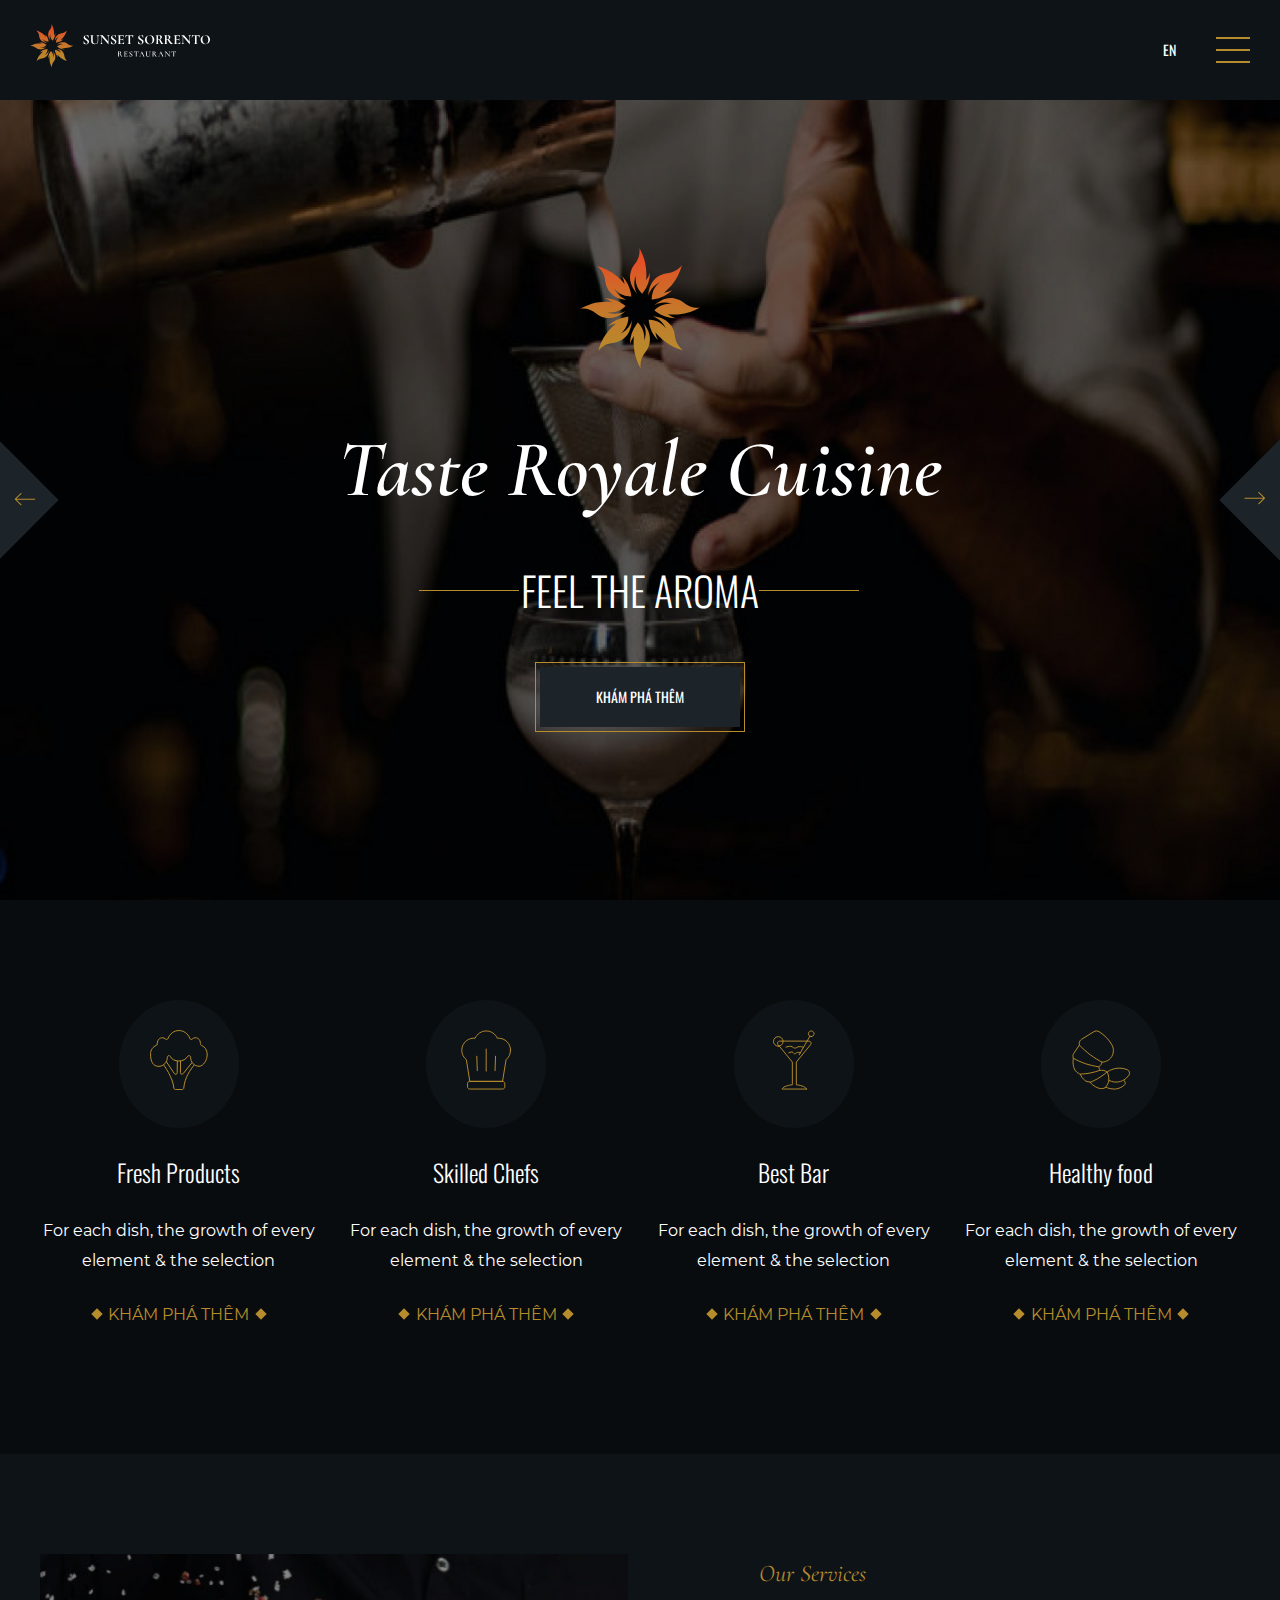
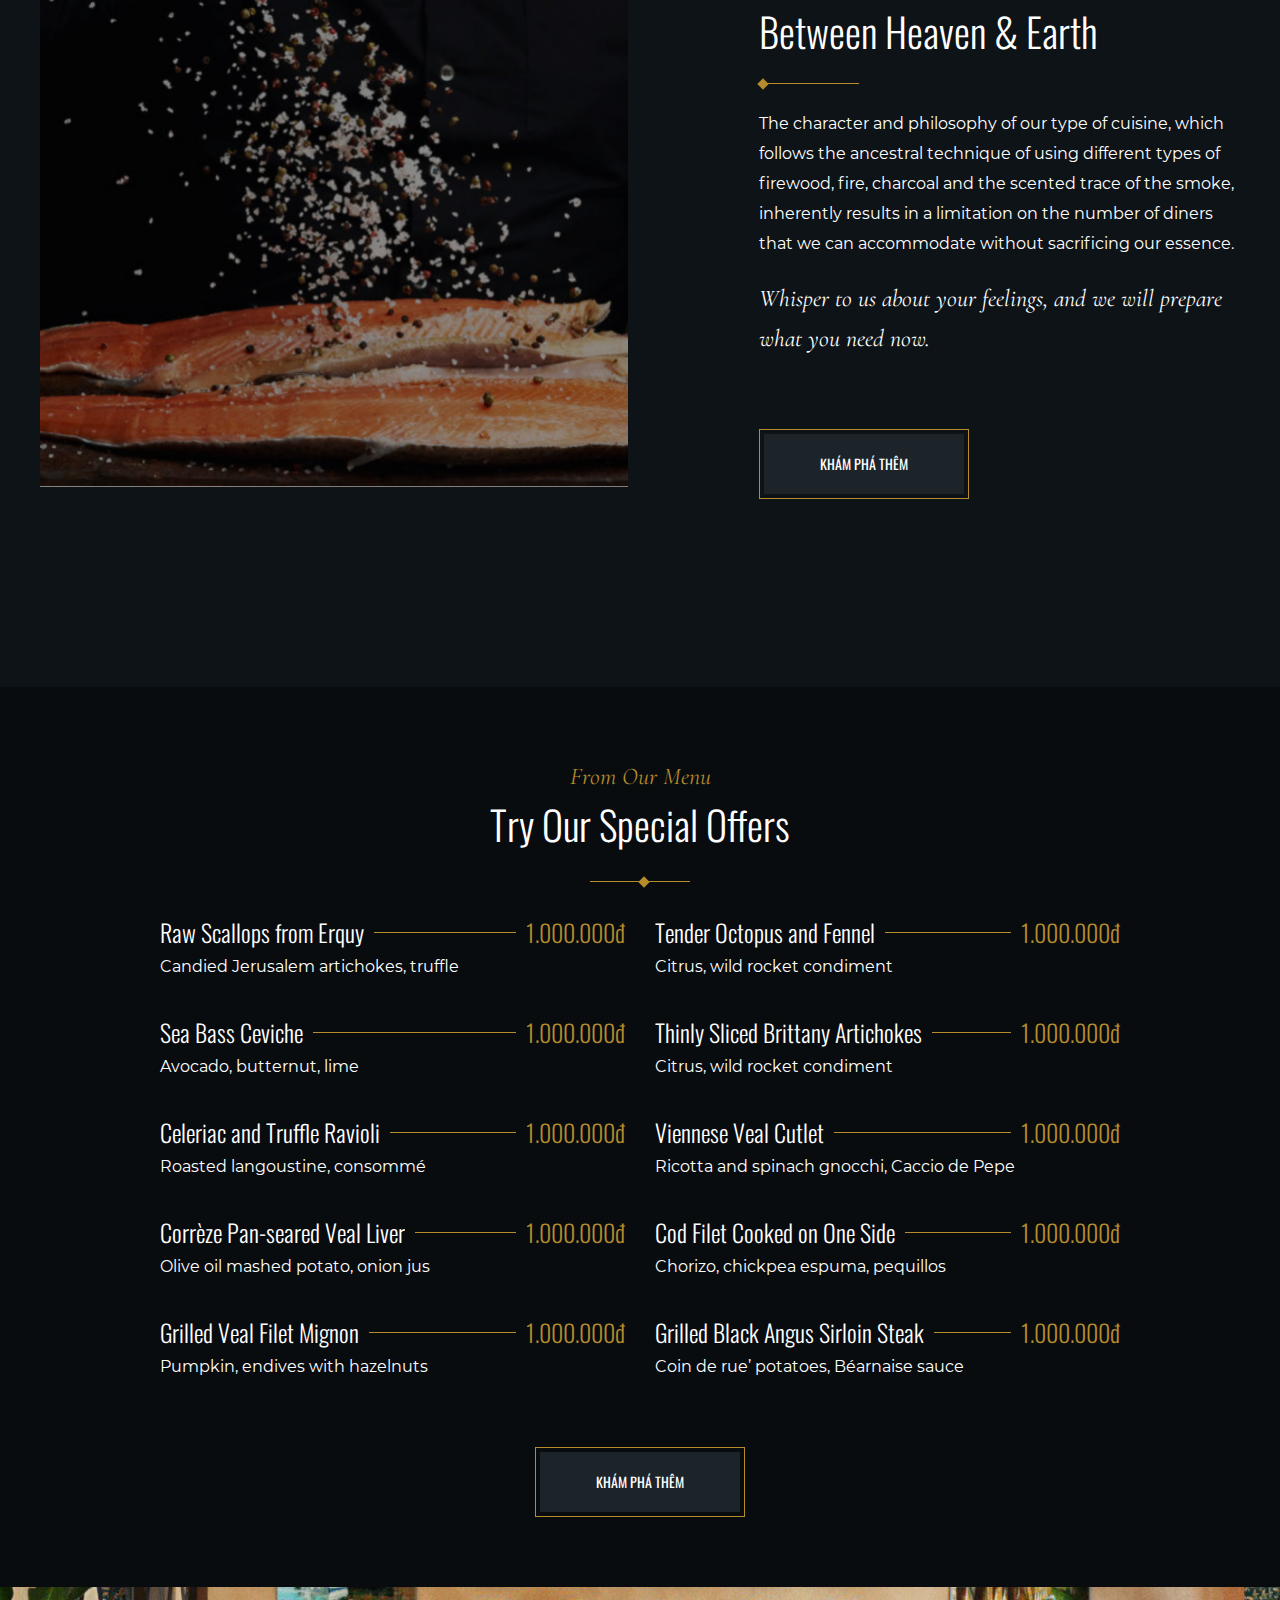
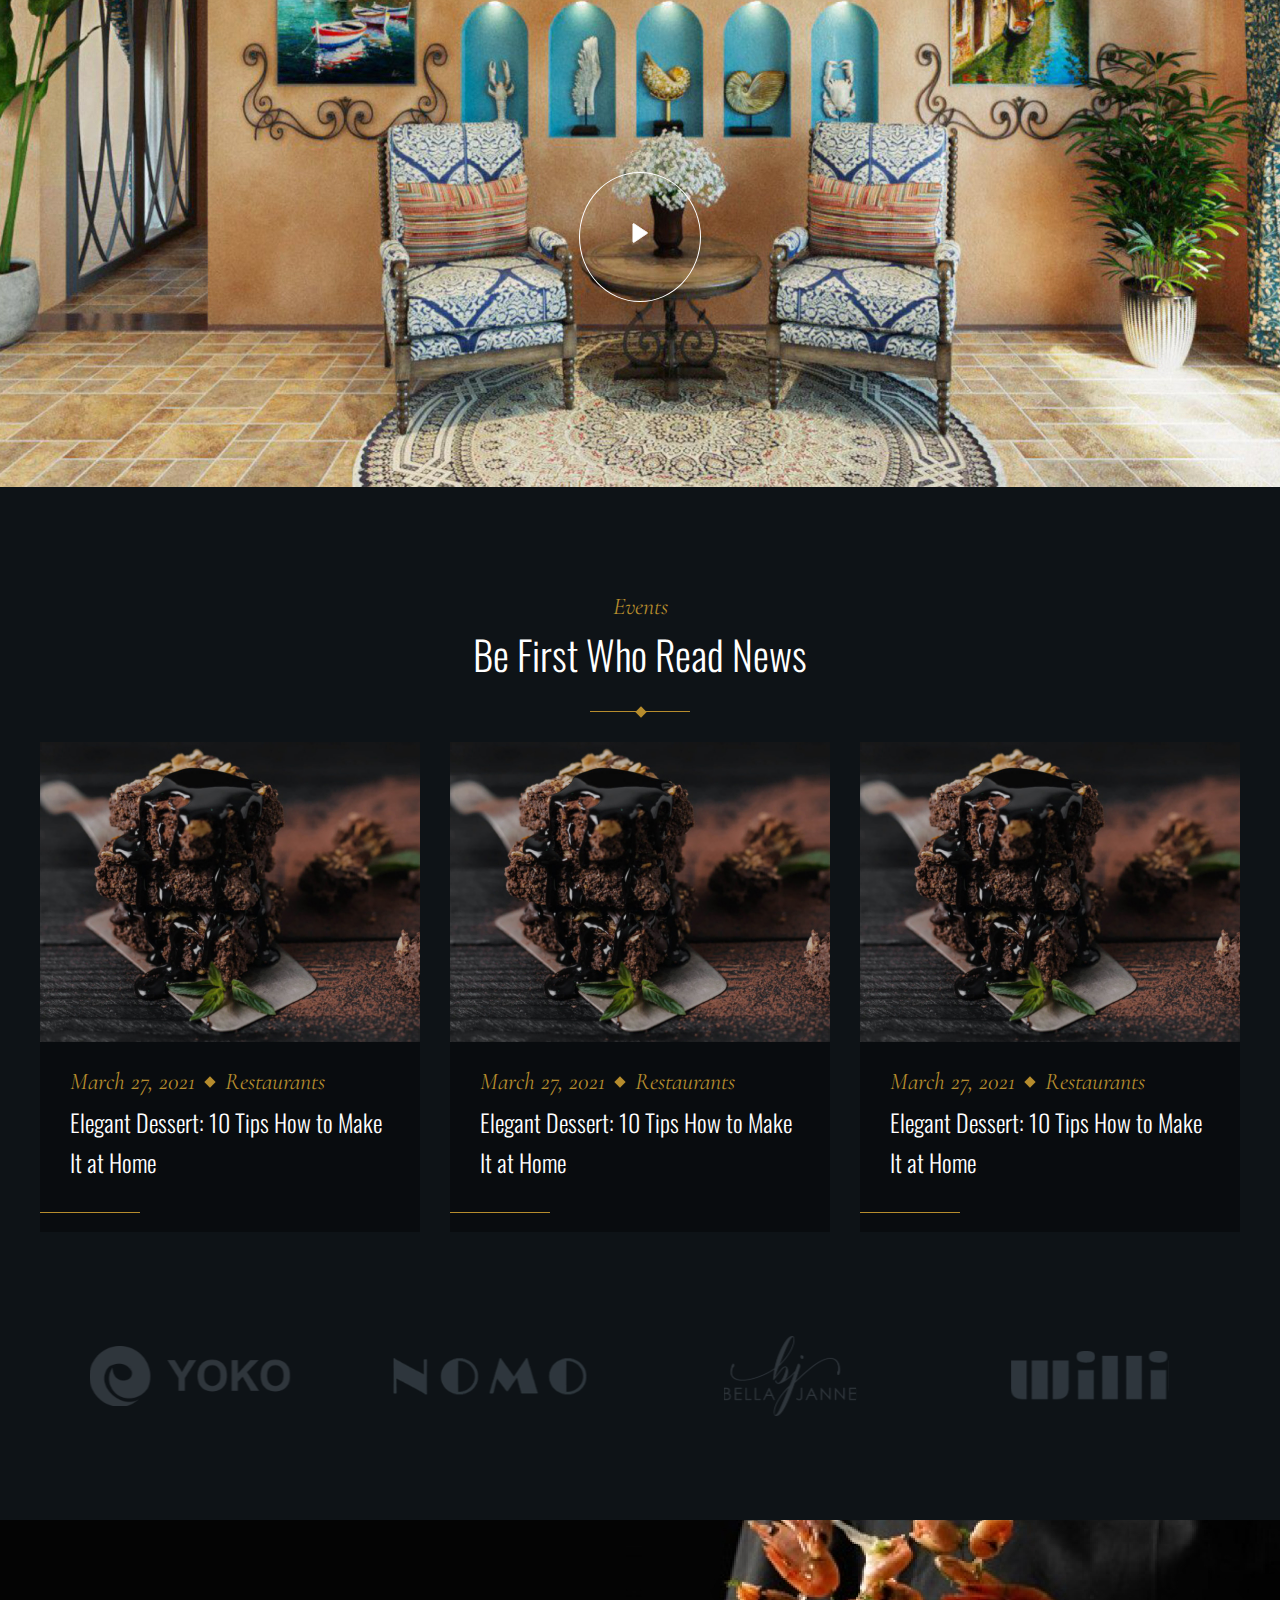
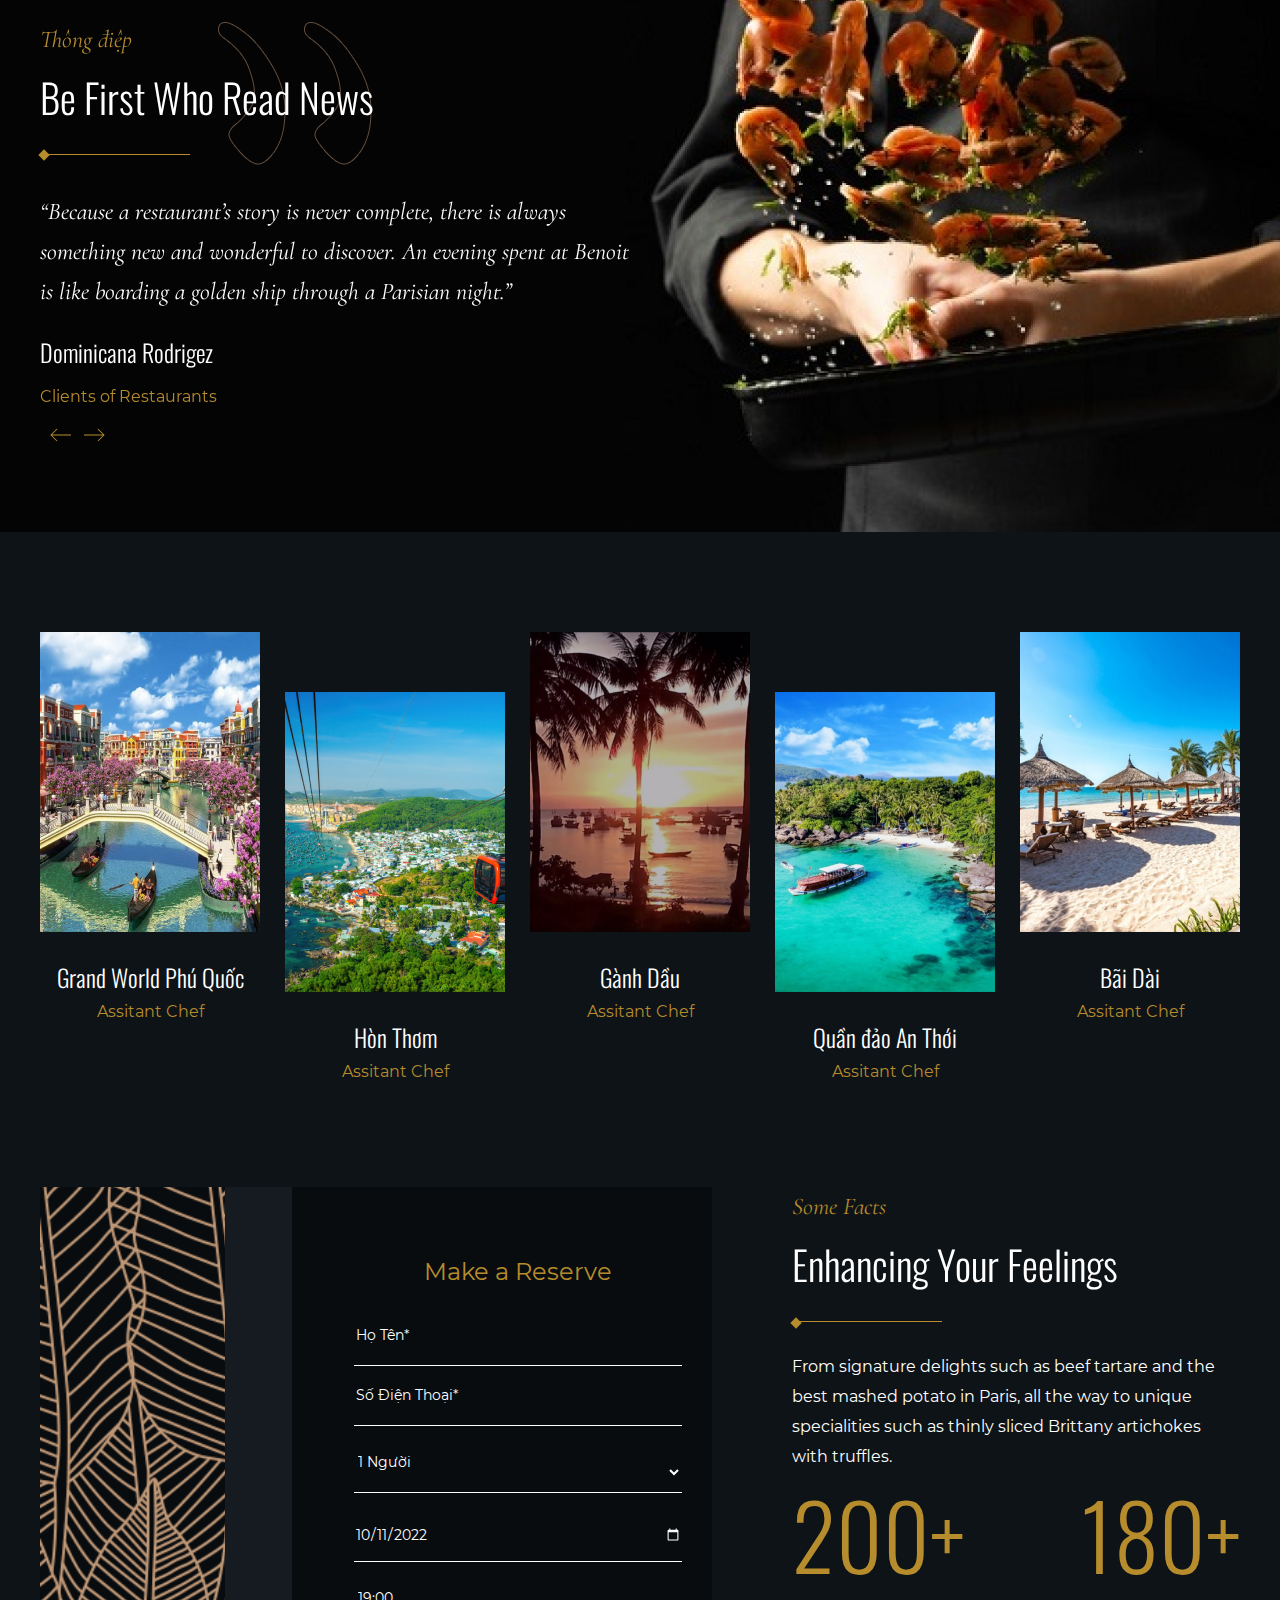
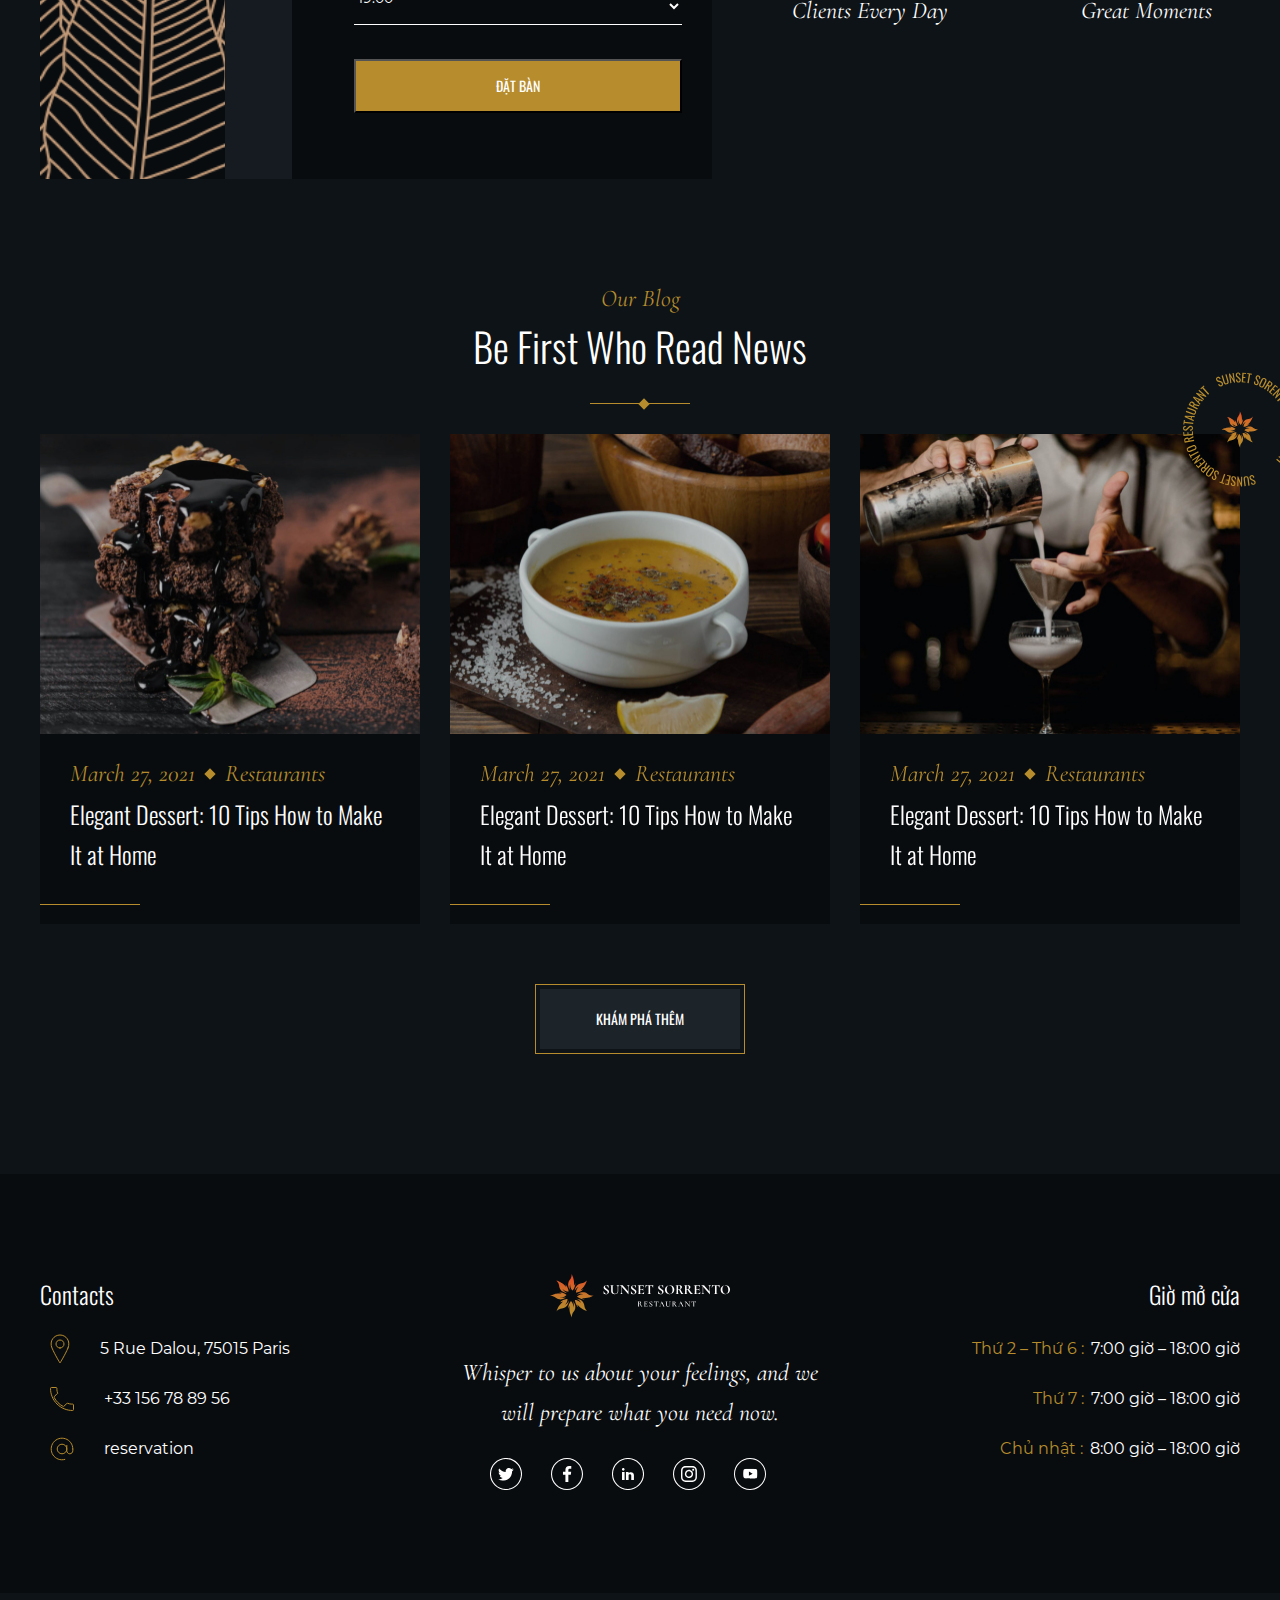
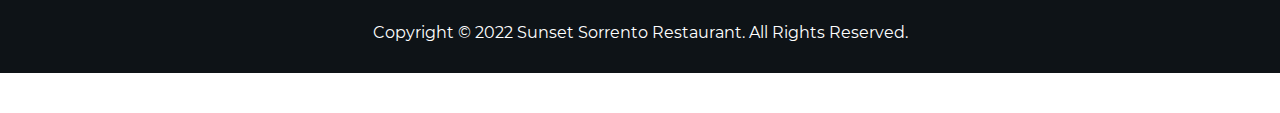
<file: index.html>
<!DOCTYPE html>
<html>

<head>
    <meta charset="UTF-8" />
    <meta name="viewport" content="width=device-width, initial-scale=1.0, maximum-scale=1.0, user-scalable=0" />
    <meta http-equiv="X-UA-Compatible" content="IE=edge,chrome=1" />
    <title>Taste Royale Cuisine</title>
    <link rel="icon" href="favicon.ico">
    <meta name="title" content="" />
    <meta name="description" content="" />

    <!-- meta facebook -->
    <meta property="og:locale" content="vi" />
    <meta property="og:type" content="article" />
    <meta property="og:title" content="" />
    <meta property="og:description" content="" />
    <meta property="og:url" content="" />
    <meta property="og:site_name" content="" />
    <meta property="og:image" content="" />

    <link rel="stylesheet" href="dest/style.min.css">
    <link rel="stylesheet" href="dest/fonts.css">
</head>

<!-- Mỗi body của mỗi page nên có class ví dụ homepage, aboutpage, contactpage... -->

<body class="homepage">
    <!-- HEADER -->
    <header class="header">
        <div class="logo">
            <a href="#" target="_blank"><img src="img/logo.svg" alt=""></a>
        </div>
        <ul class="menu">
            <li><a href="index.html" class="active">TRANG CHỦ </a> </li>
            <li><a href="about.html">VỀ CHÚNG TÔI</a></li>
            <li><a href="service.html">DỊCH VỤ</a> </li>
            <li><a href="event.html">SỰ KIỆN</a> </li>
            <li><a href="menu.html">THỰC ĐƠN</a> </li>
            <li><a href="location.html">ĐIỂM ĐẾN</a></li>
            <li><a href="library.html">THƯ VIỆN</a> </li>
            <li><a href="contact.html">LIÊN HỆ</a> </li>
        </ul>
        <div class="right">
            <div class="lang">
                <div class="lang__select"><a href="#">EN</a></div>
                <div class="lang__option">
                    <a href="#">JP</a>
                    <a href="#">VN</a>
                    <a href="#">EU</a>
                </div>

            </div>
            <div class="btn__menu">
                <span></span>
            </div>

            <a class="btn-header" href="#">ĐẶT BÀN</a>

        </div>
    </header>
    <nav class="nav">
        <ul>
            <li><a href="index.html">TRANG CHỦ </a> </li>
            <li><a href="about.html">VỀ CHÚNG TÔI</a></li>
            <li><a href="service.html">DỊCH VỤ</a> </li>
            <li><a href="event.html">SỰ KIỆN</a> </li>
            <li><a href="menu.html">THỰC ĐƠN</a> </li>
            <li><a href="location.html">ĐIỂM ĐẾN</a></li>
            <li><a href="library.html">THƯ VIỆN</a> </li>
            <li><a href="contact.html">LIÊN HỆ</a> </li>
        </ul>
        <a class="btn-header" href="#">ĐẶT BÀN</a>
    </nav>

    <!-- MAIN -->
    <main class="mainwrapper">
        <!-- Example HTML -->
        <section class="scslider">
            <div class="scslider__list">
                <div class="scslider__list-items">
                    <div class="content">
                        <a href="#">
                            <img class="logo" src="img/logo-slider.svg" alt="">
                        </a>
                        <h1 class="infor">Taste Royale Cuisine</h1>
                        <h3 class="title">FEEL THE AROMA</h3>
                        <a href="about.html" class="btn --slider">KHÁM PHÁ THÊM</a>
                    </div>

                    <img class="imgslider" src="img/banner-home.jpg" alt="">


                </div>
                <div class="scslider__list-items">
                    <div class="content">
                        <a href="#">
                            <img class="logo" src="img/logo-slider.svg" alt="">
                        </a>
                        <h1 class="infor">Taste Royale Cuisine</h1>
                        <h3 class="title">FEEL THE AROMA</h3>
                        <a href="about.html" class="btn --slider">KHÁM PHÁ THÊM</a>
                    </div>

                    <img class="imgslider" src="img/banner-home.jpg" alt="">


                </div>
                <div class="scslider__list-items">
                    <div class="content">
                        <a href="#">
                            <img class="logo" src="img/logo-slider.svg" alt="">
                        </a>
                        <h1 class="infor">Taste Royale Cuisine</h1>
                        <h3 class="title">FEEL THE AROMA</h3>
                        <a href="about.html" class="btn --slider">KHÁM PHÁ THÊM</a>
                    </div>

                    <img class="imgslider" src="img/banner-home.jpg" alt="">


                </div>

            </div>
            </div>
            </div>
            <div class="btnslider">
                <div class="--prev"> <img src="img/prev-icon.svg" alt=""></div>
                <div class="--next"> <img src="img/next-icon.svg" alt=""></div>
            </div>

        </section>
        <section class="scoption">
            <div class="container">
                <div class="scoption__list">
                    <div class="scoption__list-items">
                        <div class="option-logo">
                            <img src="img/fresh-icon.svg" alt="">
                        </div>
                        <h3 class="heading">
                            Fresh Products
                        </h3>
                        <p class="desc">
                            For each dish, the growth of every element & the selection
                        </p>
                        <a href="#" class="desc --btn">
                            KHÁM PHÁ THÊM
                        </a>
                    </div>
                    <div class="scoption__list-items">
                        <div class="option-logo">
                            <img src="img/skilled-icon.svg" alt="">
                        </div>
                        <h3 class="heading">
                            Skilled Chefs
                        </h3>
                        <p class="desc">
                            For each dish, the growth of every element & the selection
                        </p>
                        <a href="#" class="desc --btn">
                            KHÁM PHÁ THÊM
                        </a>
                    </div>
                    <div class="scoption__list-items">
                        <div class="option-logo">
                            <img src="img/bar-icon.svg" alt="">
                        </div>
                        <h3 class="heading">
                            Best Bar </h3>
                        <p class="desc">
                            For each dish, the growth of every element & the selection
                        </p>
                        <a href="#" class="desc --btn">
                            KHÁM PHÁ THÊM
                        </a>
                    </div>
                    <div class="scoption__list-items">
                        <div class="option-logo">
                            <img src="img/food-icon.svg" alt="">
                        </div>
                        <h3 class="heading">
                            Healthy food
                        </h3>
                        <p class="desc">
                            For each dish, the growth of every element & the selection
                        </p>
                        <a href="#" class="desc --btn">
                            KHÁM PHÁ THÊM
                        </a>
                    </div>
                </div>
            </div>

        </section>
        <section class="scourservice">
            <div class="container">
                <div class="scourservice__list">
                    <div class="imgour">
                        <img src="img/our-service.jpg" alt="">
                    </div>

                    <div class="content">
                        <span class="title-section">
                            Our Services
                        </span>
                        <h3 class="title">
                            Between Heaven & Earth
                        </h3>
                        <p class="desc">
                            The character and philosophy of our type of cuisine, which follows the ancestral technique
                            of using different types of
                            firewood, fire, charcoal and the scented trace of the smoke, inherently results in a
                            limitation on the number of diners
                            that we can accommodate without sacrificing our essence.
                        </p>
                        <p class="title-section --des">
                            Whisper to us about your feelings, and we will prepare what you need now.
                        </p>
                        <a href="service.html" class="btn">KHÁM PHÁ THÊM</a>
                    </div>
                </div>

            </div>
        </section>
        <section class="scourmenu">
            <div class="imgsection">
                <img src="img/ourmenu.svg" alt="" class="imgsection__left">
                <img src="img/ourmenu.svg" alt="" class="imgsection__right">
            </div>
            <div class="container">
                <div class="content">
                    <span class="title-section">
                        From Our Menu
                    </span>
                    <h3 class="title">
                        Try Our Special Offers
                    </h3>
                </div>
                <div class="scourmenu__list">
                    <div class="scourmenu__list-items">
                        <div class="content-left">
                            <p class="heading">
                                Raw Scallops from Erquy
                            </p>

                            <p class="price">
                                1.000.000đ
                            </p>
                        </div>
                        <p class="desc">
                            Candied Jerusalem artichokes, truffle
                        </p>
                    </div>
                    <div class="scourmenu__list-items">
                        <div class="content-left">
                            <p class="heading">
                                Tender Octopus and Fennel

                            </p>
                            <p class="price">
                                1.000.000đ
                            </p>
                        </div>
                        <p class="desc">
                            Citrus, wild rocket condiment

                        </p>

                    </div>
                    <div class="scourmenu__list-items">
                        <div class="content-left">
                            <p class="heading">
                                Sea Bass Ceviche

                            </p>
                            <p class="price">
                                1.000.000đ
                            </p>
                        </div>

                        <p class="desc">
                            Avocado, butternut, lime


                        </p>
                    </div>
                    <div class="scourmenu__list-items">
                        <div class="content-left">
                            <p class="heading">
                                Thinly Sliced Brittany Artichokes
                            </p>
                            <p class="price">
                                1.000.000đ
                            </p>

                        </div>
                        <p class="desc">
                            Citrus, wild rocket condiment
                        </p>
                    </div>
                    <div class="scourmenu__list-items">
                        <div class="content-left">
                            <p class="heading">
                                Celeriac and Truffle Ravioli

                            </p>
                            <p class="price">
                                1.000.000đ
                            </p>
                        </div>
                        <p class="desc">
                            Roasted langoustine, consommé
                        </p>
                    </div>
                    <div class="scourmenu__list-items">
                        <div class="content-left">
                            <p class="heading">
                                Viennese Veal Cutlet

                            </p>
                            <p class="price">
                                1.000.000đ
                            </p>
                        </div>
                        <p class="desc">Ricotta and spinach gnocchi, Caccio de Pepe
                        </p>
                    </div>
                    <div class="scourmenu__list-items">
                        <div class="content-left">
                            <p class="heading">
                                Corrèze Pan-seared Veal Liver


                            </p>
                            <p class="price">
                                1.000.000đ
                            </p>
                        </div>
                        <p class="desc">
                            Olive oil mashed potato, onion jus

                        </p>

                    </div>
                    <div class="scourmenu__list-items">
                        <div class="content-left">
                            <p class="heading">
                                Cod Filet Cooked on One Side


                            </p>
                            <p class="price">
                                1.000.000đ
                            </p>
                        </div>
                        <p class="desc">Chorizo, chickpea espuma, pequillos

                        </p>

                    </div>
                    <div class="scourmenu__list-items">
                        <div class="content-left">
                            <p class="heading">
                                Grilled Veal Filet Mignon


                            </p>
                            <p class="price">
                                1.000.000đ
                            </p>
                        </div>
                        <p class="desc">Pumpkin, endives with hazelnuts

                        </p>

                    </div>
                    <div class="scourmenu__list-items">
                        <div class="content-left">
                            <p class="heading">
                                Grilled Black Angus Sirloin Steak


                            </p>
                            <p class="price">
                                1.000.000đ
                            </p>
                        </div>
                        <p class="desc">Coin de rue’ potatoes, Béarnaise sauce

                        </p>
                    </div>
                </div>
                <a href="menu.html" class="btn"> KHÁM PHÁ THÊM</a>
            </div>

        </section>
        <section class="scvideo">
            <div class="imgvideo" data-video-src="ss3NJ7uopjc">
                <img src="img/video-home.jpg" alt="">
            </div>
            <div class="iconplay">
                <img src="img/icon-play.svg" alt="">
            </div>

        </section>
        <section class="scevent">

            <div class="container">
                <div class="content-list">
                    <div class="content">
                        <span class="title-section">
                            Events
                        </span>
                        <h3 class="title">
                            Be First Who Read News
                        </h3>
                    </div>
                    <div class="listproduct">
                        <div class="listproduct__items">
                            <div class="imgproduct">
                                <a href="eventdetail.html">
                                    <img src="img/our-blog-home.jpg" alt="">
                                </a>
                            </div>

                            <div class="content-list">
                                <div class="title-section">
                                    <p class="time">March 27, 2021</p>
                                    <p class="location">Restaurants</p>
                                </div>
                                <a href="eventdetail.html" class="heading">
                                    Elegant Dessert: 10 Tips How to Make It at Home
                                </a>
                            </div>

                        </div>
                        <div class="listproduct__items">
                            <div class="imgproduct">
                                <a href="eventdetail.html">
                                    <img src="img/our-blog-home.jpg" alt="">
                                </a>
                            </div>
                            <div class="content-list">
                                <div class="title-section">
                                    <p class="time">March 27, 2021</p>
                                    <p class="location">Restaurants</p>
                                </div>
                                <a href="eventdetail.html" class="heading">
                                    Elegant Dessert: 10 Tips How to Make It at Home
                                </a>
                            </div>

                        </div>
                        <div class="listproduct__items">
                            <div class="imgproduct">
                                <a href="eventdetail.html">
                                    <img src="img/our-blog-home.jpg" alt="">
                                </a>
                            </div>
                            <div class="content-list">
                                <div class="title-section">
                                    <p class="time">March 27, 2021</p>
                                    <p class="location">Restaurants</p>
                                </div>
                                <a href="eventdetail.html" class="heading">
                                    Elegant Dessert: 10 Tips How to Make It at Home
                                </a>
                            </div>

                        </div>

                    </div>
                </div>
        </section>
        <div class="btnbacktotop">
            <a href="" class="backtotop">
                <img src="img/icon-prev.svg" alt="">
            </a>
        </div>
        <section class="sclogo">
            <div class="container">
                <div class="sclogo__img">
                    <div class="sclogo__img-items">
                        <img src="img/logo-yoko.svg" alt="">

                    </div>
                    <div class="sclogo__img-items">
                        <img src="img/nomo-logo.svg" alt="">

                    </div>
                    <div class="sclogo__img-items">
                        <img src="img/bella-logo.svg" alt="">

                    </div>
                    <div class="sclogo__img-items">
                        <img src="img/willi-logo.svg" alt="">
                        </svg>

                    </div>





                </div>
            </div>

        </section>
        <section class="scinfor">
            <div class="container">
                <div class="content">
                    <span class="title-section">
                        Thông điệp
                    </span>
                    <h3 class="title">
                        Be First Who Read News
                    </h3>
                </div>
                <div class="content__list">
                    <div class="content__list-item">


                        <p class="title-section --des">
                            “Because a restaurant’s story is never complete, there is always something new and wonderful
                            to
                            discover. An evening
                            spent at Benoit is like boarding a golden ship through a Parisian night.”
                        </p>
                        <p class="heading">
                            Dominicana Rodrigez
                        </p>
                        <p class="desc">
                            Clients of Restaurants
                        </p>
                    </div>
                    <div class="content__list-item">

                        <p class="title-section --des">
                            “Because a restaurant’s story is never complete, there is always something new and wonderful
                            to
                            discover. An evening
                            spent at Benoit is like boarding a golden ship through a Parisian night.”
                        </p>
                        <p class="heading">
                            Dominicana Rodrigez
                        </p>
                        <p class="desc">
                            Clients of Restaurants
                        </p>
                    </div>
                    <div class="content__list-item">

                        <p class="title-section --des">
                            “Because a restaurant’s story is never complete, there is always something new and wonderful
                            to
                            discover. An evening
                            spent at Benoit is like boarding a golden ship through a Parisian night.”
                        </p>
                        <p class="heading">
                            Dominicana Rodrigez
                        </p>
                        <p class="desc">
                            Clients of Restaurants
                        </p>
                    </div>





                </div>
                <img src="img/icon-prev.svg" alt="" class="btnprev">
                <img src="img/icon-prev.svg" alt="" class="btnnext">
            </div>

        </section>
        <section class="sclocation">
            <div class="container">
                <div class="sclocation__list">
                    <div class="sclocation__list-items">
                        <div class="imglocation">
                            <a href="#">
                                <img src="img/phuquoc-home.jpg" alt="" data-fancybox="image">
                            </a>
                        </div>

                        <div class="content">
                            <h3 class="heading">
                                Grand World Phú Quốc
                            </h3>
                            <p class="desc">
                                Assitant Chef
                            </p>
                        </div>
                    </div>
                    <div class="sclocation__list-items">
                        <div class="imglocation">
                            <a href="#"><img src="img/honthom-home.jpg" alt="" data-fancybox="image"></a>
                        </div>

                        <div class="content">
                            <h3 class="heading">
                                Hòn Thơm
                            </h3>
                            <p class="desc">
                                Assitant Chef
                            </p>
                        </div>
                    </div>
                    <div class="sclocation__list-items">
                        <div class="imglocation">
                            <a href="#"><img src="img/ganhdau-home.jpg" alt="" data-fancybox="image"></a>
                        </div>

                        <div class="content">
                            <h3 class="heading">
                                Gành Dầu
                            </h3>
                            <p class="desc">
                                Assitant Chef
                            </p>
                        </div>
                    </div>
                    <div class="sclocation__list-items ">
                        <div class="imglocation">
                            <a href="#"><img src="img/anthoi-home.jpg" alt="" data-fancybox="image"></a>
                        </div>

                        <div class="content">
                            <h3 class="heading">
                                Quần đảo An Thới </h3>
                            <p class="desc">
                                Assitant Chef
                            </p>
                        </div>
                    </div>
                    <div class="sclocation__list-items">
                        <div class="imglocation">
                            <a href="#"><img src="img/baidai-home.jpg" alt="" data-fancybox="image"></a>
                        </div>

                        <div class="content">
                            <h3 class="heading">
                                Bãi Dài
                            </h3>
                            <p class="desc">
                                Assitant Chef
                            </p>
                        </div>
                    </div>
                </div>
            </div>
        </section>
        <section class="scsomefact">
            <div class="container">
                <div class="form">
                    <div class="imgform">
                        <img src="img/ourmenu2.svg" alt="">

                    </div>

                    <form action="" class="formsection">
                        <h3 class="formsection__title">
                            Make a Reserve
                        </h3>
                        <input type="text" class="name" value="Họ Tên*">
                        <input type="text" class="phone" value="Số Điện Thoại*">
                        <br>
                        <select class="option" name="" id="">
                            <option value="1">1 Người</option>
                            <option value="2">2 Người</option>
                        </select>
                        <br>
                        <input class="date" type="date" value="2022-10-11"><br>
                        <select class="time" name="" id="">
                            <option value="1">19:00</option>
                            <option value="1">20:00</option>
                            <option value="1">21:00</option>
                            <option value="1">22:00</option>

                        </select><br>
                        <button class="btn-header"> ĐẶT BÀN </button>
                    </form>
                </div>
                <div class="scsomefact__list">
                    <div class="content">
                        <span class="title-section">
                            Some Facts
                        </span>
                        <h3 class="title">
                            Enhancing Your Feelings
                        </h3>
                        <p class="desc">
                            From signature delights such as beef tartare and the best mashed potato in Paris, all the
                            way to unique specialities
                            such as thinly sliced Brittany artichokes with truffles.
                        </p>

                    </div>
                    <div class="bottom">
                        <div class="bottom__list">
                            <h2 class="number">
                                200+
                            </h2>
                            <p class="title-section --des">
                                Clients Every Day
                            </p>
                        </div>
                        <div class="bottom__list">
                            <h2 class="number">
                                180+
                            </h2>
                            <p class="title-section --des">
                                Great Moments
                            </p>
                        </div>


                    </div>
                </div>
            </div>
        </section>
        <section class="scourblog">

            <div class="container">
                <div class="content-list">
                    <div class="content">
                        <span class="title-section">
                            Our Blog
                        </span>
                        <h3 class="title">
                            Be First Who Read News
                        </h3>
                    </div>

                    <div class="listproduct">
                        <div class="imglogo">
                            <a href="blogdetail.html">
                                <img src="img/logo-ourblog.svg" alt="">
                            </a>
                        </div>
                        <div class="listproduct__items">
                            <div class="imgproduct">
                                <img src="img/our-blog-home.jpg" alt="">
                            </div>

                            <div class="content-list">
                                <div class="title-section">
                                    <p class="time">March 27, 2021</p>
                                    <p class="location">Restaurants</p>
                                </div>
                                <a href="blogdetail.html" class="heading">
                                    Elegant Dessert: 10 Tips How to Make It at Home
                                </a>
                            </div>

                        </div>
                        <div class="listproduct__items">
                            <div class="imgproduct">
                                <a href="blogdetail.html"><img src="img/our-blog-home1.jpg" alt=""></a>
                            </div>
                            <div class="content-list">
                                <div class="title-section">
                                    <p class="time">March 27, 2021</p>
                                    <p class="location">Restaurants</p>
                                </div>
                                <a href="blogdetail.html" class="heading">
                                    Elegant Dessert: 10 Tips How to Make It at Home
                                </a>
                            </div>

                        </div>
                        <div class="listproduct__items">
                            <div class="imgproduct">
                                <a href="blogdetail.html">
                                    <img src="img/our-blog-home2.jpg" alt="">
                                </a>
                            </div>
                            <div class="content-list">
                                <div class="title-section">
                                    <p class="time">March 27, 2021</p>
                                    <p class="location">Restaurants</p>
                                </div>
                                <a href="blogdetail.html" class="heading">
                                    Elegant Dessert: 10 Tips How to Make It at Home
                                </a>
                            </div>

                        </div>

                    </div>
                    <a href="blog.html" class="btn"> Khám Phá Thêm</a>
                </div>
        </section>
    </main>

    <!-- FOOTER -->
    <footer class="footer">
        <div class="container">
            <div class="top">
                <div class="left">
                    <h3 class="heading">
                        Contacts
                    </h3>
                    <div class="left__list">
                        <div class="left__list-item">
                            <img src="img/location-logo.svg" alt="">
                            <p class="desc">5 Rue Dalou, 75015 Paris</p>
                        </div>
                        <div class="left__list-item">
                            <img src="img/phone-logo.svg" alt="">
                            <p class="desc">+33 156 78 89 56
                            </p>
                        </div>
                        <div class="left__list-item">
                            <img src="img/reser-icon.svg" alt="">
                            <p class="desc">reservation</p>
                        </div>

                    </div>
                </div>
                <div class="mid">
                    <img src="img/logo.svg" alt="">
                    <p class="title-section --des">
                        Whisper to us about your feelings, and we will prepare what you need now.
                    </p>
                    <div class="icon">
                        <a href="#">
                            <img src="img/Twitter.svg" alt="">
                        </a>
                        <a href="#">
                            <img src="img/Fb.svg" alt="">
                        </a>
                        <a href="#">
                            <img src="img/et_linkedin.svg" alt="">
                        </a>
                        <a href="#">
                            <img src="img/Ins.svg" alt="">
                        </a>
                        <a href="#">
                            <img src="img/ytb.svg" alt="">
                        </a>
                    </div>
                </div>
                <div class="right">
                    <h3 class="heading">
                        Giờ mở cửa
                    </h3>
                    <div class="right__list">
                        <div class="right__list-item">
                            <p class="desc --date">
                                Thứ 2 – Thứ 6 :
                            </p>
                            <p class="desc">
                                7:00 giờ – 18:00 giờ
                            </p>
                        </div>
                        <div class="right__list-item">
                            <p class="desc --date">
                                Thứ 7 :
                            </p>
                            <p class="desc">
                                7:00 giờ – 18:00 giờ
                            </p>
                        </div>
                        <div class="right__list-item">
                            <p class="desc --date">
                                Chủ nhật :
                            </p>
                            <p class="desc">
                                8:00 giờ – 18:00 giờ
                            </p>
                        </div>
                    </div>
                </div>
            </div>

        </div>
        <div class="bottom">
            <p class="desc">
                Copyright © 2022 Sunset Sorrento Restaurant. All Rights Reserved.
            </p>
        </div>


    </footer>
    <div class="popupvideo">
        <div class="popupvideo__inner">
            <div class="popupvideo__inner-iframe">
                <iframe width="100%" height="100%" src="" title="YouTube video player" frameborder="0"
                    allow="accelerometer; autoplay; clipboard-write; encrypted-media; gyroscope; picture-in-picture"
                    allowfullscreen></iframe>

                <div class="popupvideo__inner-close">
                    <img src="img/cross.png " alt="">
                </div>
            </div>
        </div>
    </div>
    <script type="text/javascript" src="dest/jsmain.min.js"></script>
    <script type="text/javascript" src="dest/main.js"></script>

</body>

</html>
</file>
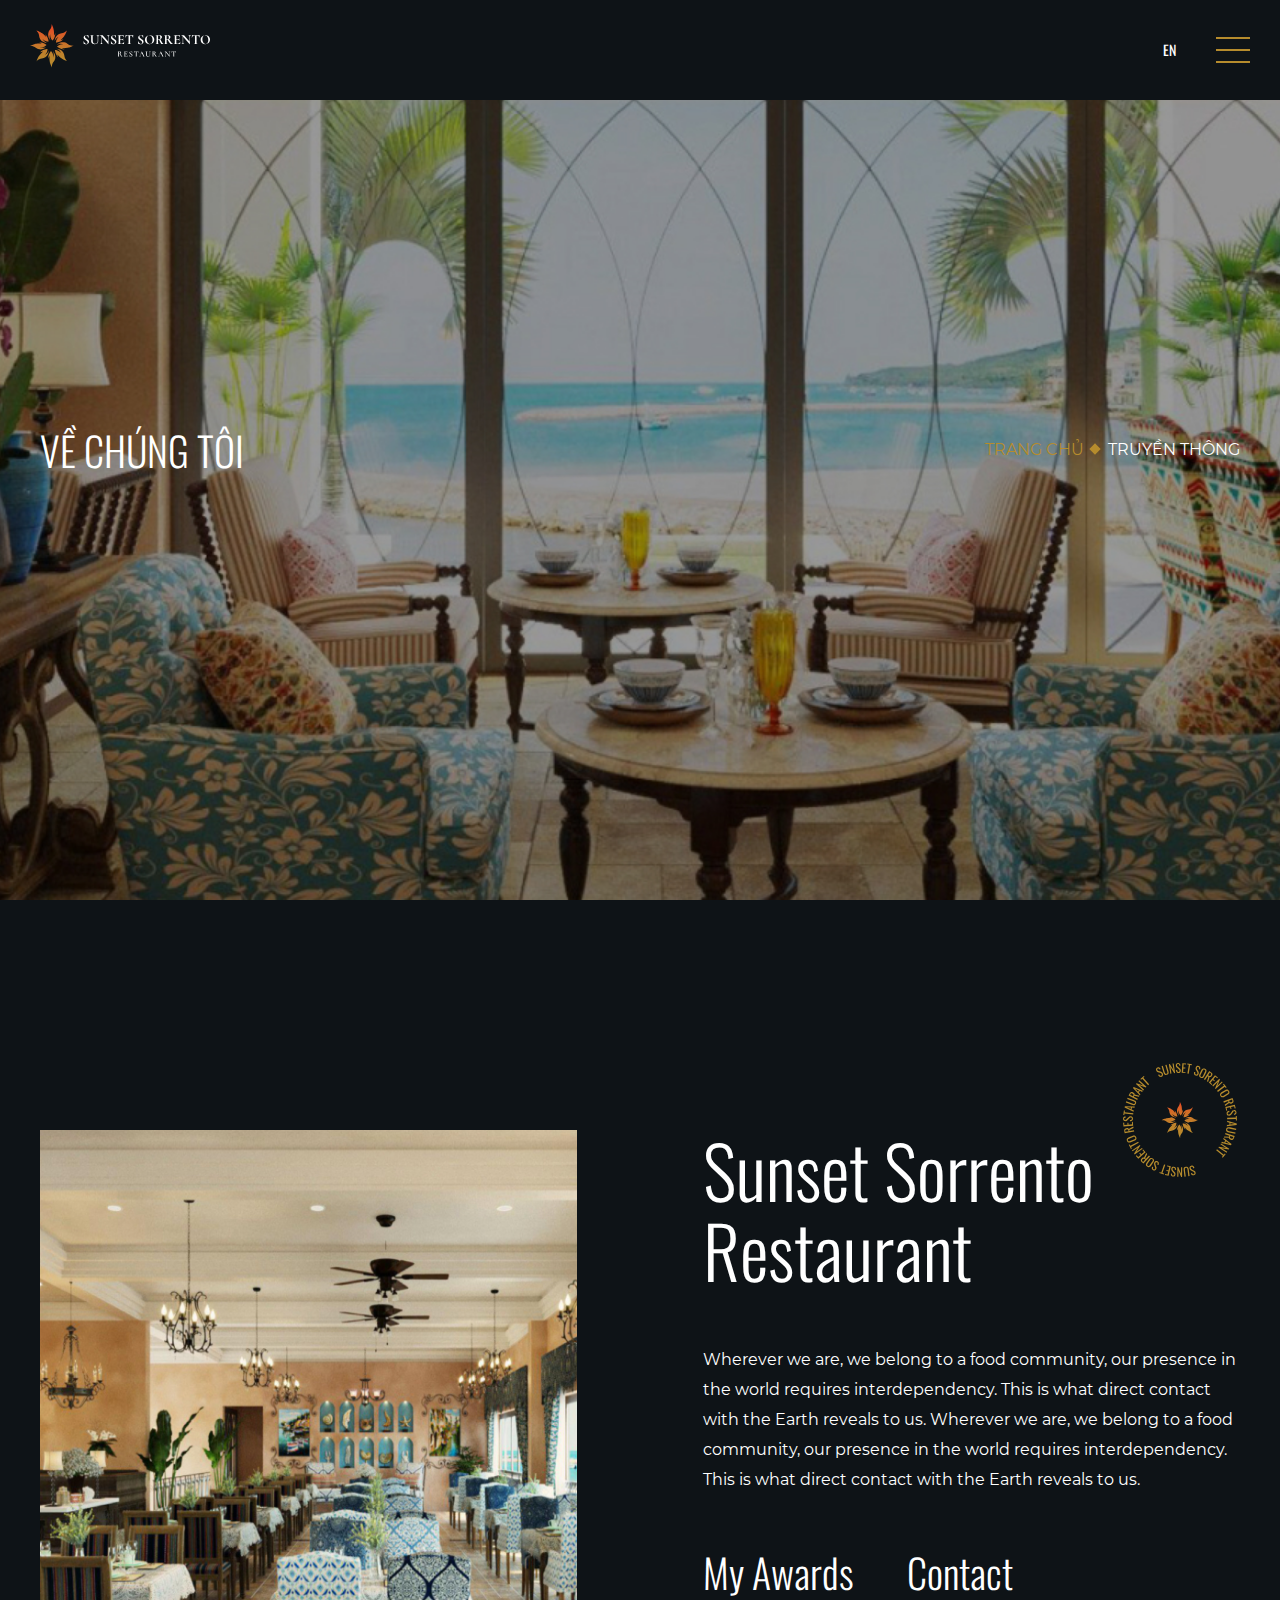
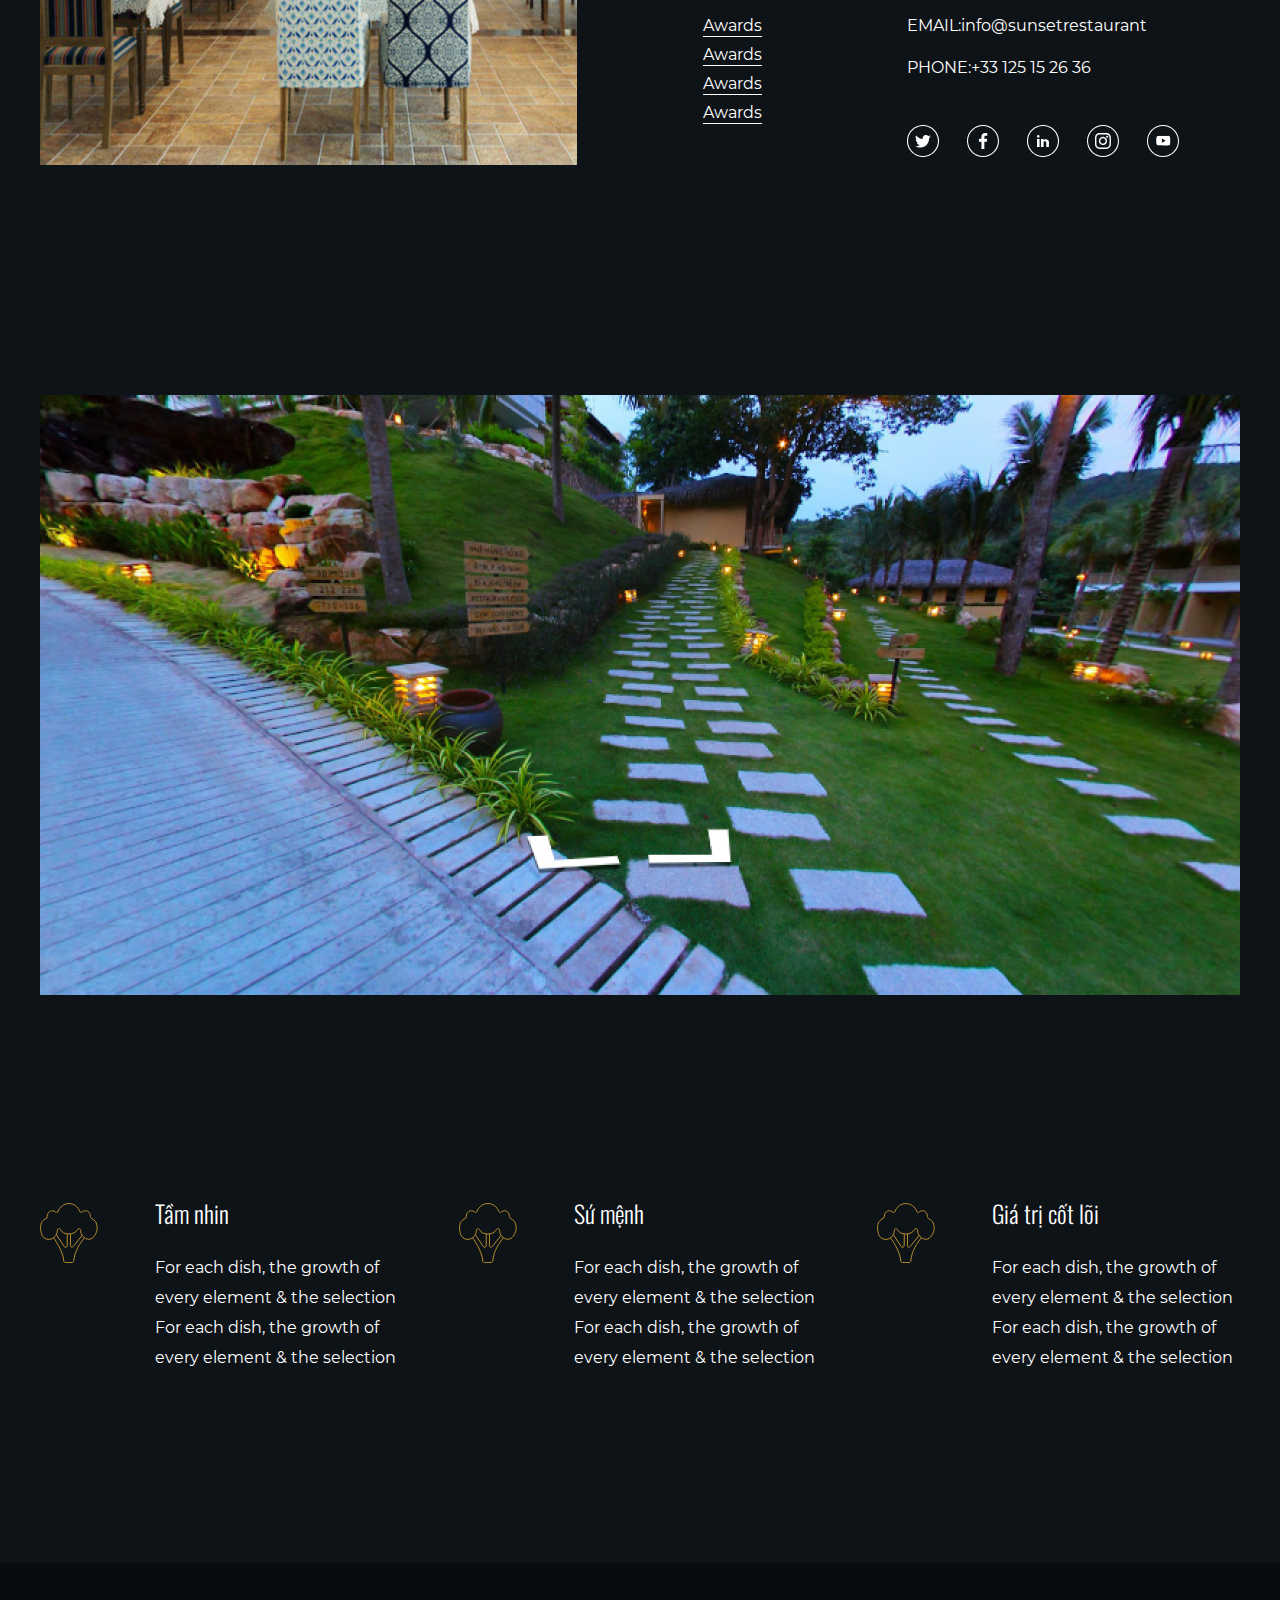
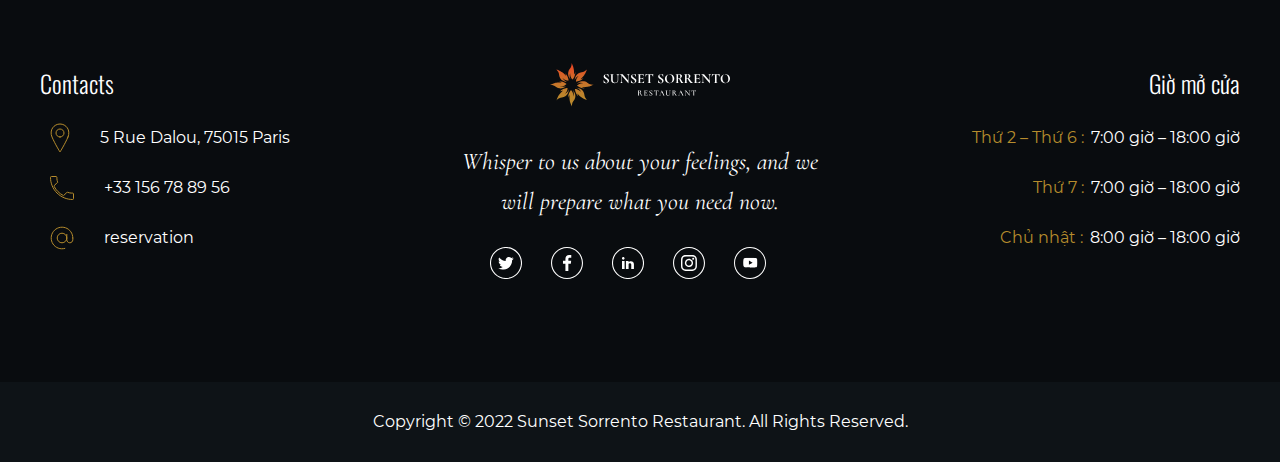
<file: about.html>
<!DOCTYPE html>
<html>

<head>
    <meta charset="UTF-8" />
    <meta name="viewport" content="width=device-width, initial-scale=1.0, maximum-scale=1.0, user-scalable=0" />
    <meta http-equiv="X-UA-Compatible" content="IE=edge,chrome=1" />
    <title>Taste Royale Cuisine</title>
    <link rel="icon" href="favicon.ico">
    <meta name="title" content="" />
    <meta name="description" content="" />

    <!-- meta facebook -->
    <meta property="og:locale" content="vi" />
    <meta property="og:type" content="article" />
    <meta property="og:title" content="" />
    <meta property="og:description" content="" />
    <meta property="og:url" content="" />
    <meta property="og:site_name" content="" />
    <meta property="og:image" content="" />

    <link rel="stylesheet" href="dest/style.min.css">
    <link rel="stylesheet" href="dest/fonts.css">
</head>

<!-- Mỗi body của mỗi page nên có class ví dụ homepage, aboutpage, contactpage... -->

<body class="homepage">
    <!-- HEADER -->
    <header class="header">
        <div class="logo">
            <a href="#" target="_blank"><img src="img/logo.svg" alt=""></a>
        </div>
        <ul class="menu">
            <li><a href="index.html">TRANG CHỦ </a> </li>
            <li><a href="about.html" class="active">VỀ CHÚNG TÔI</a></li>
            <li><a href="service.html">DỊCH VỤ</a> </li>
            <li><a href="event.html">SỰ KIỆN</a> </li>
            <li><a href="menu.html">THỰC ĐƠN</a> </li>
            <li><a href="location.html">ĐIỂM ĐẾN</a></li>
            <li><a href="library.html">THƯ VIỆN</a> </li>
            <li><a href="contact.html">LIÊN HỆ</a> </li>
        </ul>
        <div class="right">
            <div class="lang">
                <div class="lang__select"><a href="#">EN</a></div>
                <div class="lang__option">
                    <a href="#">JP</a>
                    <a href="#">VN</a>
                    <a href="#">EU</a>
                </div>

            </div>
            <div class="btn__menu">
                <span></span>
            </div>

            <a class="btn-header" href="#">ĐẶT BÀN</a>

        </div>
    </header>
    <nav class="nav">
        <ul>
            <li><a href="index.html">TRANG CHỦ </a> </li>
            <li><a href="about.html">VỀ CHÚNG TÔI</a></li>
            <li><a href="service.html">DỊCH VỤ</a> </li>
            <li><a href="event.html">SỰ KIỆN</a> </li>
            <li><a href="menu.html">THỰC ĐƠN</a> </li>
            <li><a href="location.html">ĐIỂM ĐẾN</a></li>
            <li><a href="library.html">THƯ VIỆN</a> </li>
            <li><a href="contact.html">LIÊN HỆ</a> </li>
        </ul>
        <a class="btn-header" href="#">ĐẶT BÀN</a>
    </nav>

    <!-- MAIN -->
    <main class="mainwrapper">
        <!-- Example HTML -->
        <section class="scbanner">
            <div class="container">
                <div class="content-banner">
                    <h3 class="title">
                        VỀ CHÚNG TÔI
                    </h3>
                    <div class="desc">
                        <a href="#" class="desc --des">
                            TRANG CHỦ
                        </a>


                        <a href="#" class="desc">
                            TRUYỀN THÔNG
                        </a>


                    </div>



                </div>
            </div>

            <div class="imgbanner">
                <img src="img/about-banner.jpg" alt="">
            </div>
        </section>
        <section class="scsunset">
            <div class="container">
                <div class="imgsunset">
                    <img src="img/about-sunset.jpg" alt="">
                </div>
                <div class="content">
                    <h2 class="heading-section">
                        Sunset Sorrento
                        Restaurant
                    </h2>
                    <p class="desc">
                        Wherever we are, we belong to a food community, our presence in the world requires
                        interdependency. This is what direct
                        contact with the Earth reveals to us. Wherever we are, we belong to a food community, our
                        presence in the world requires
                        interdependency. This is what direct contact with the Earth reveals to us.
                    </p>
                    <div class="bottom">
                        <div class="bottom__left">
                            <h3 class="title">
                                My Awards
                            </h3>
                            <div class="desc">
                                <a href="#" class="desc">Awards</a>

                                <a href="#" class="desc">Awards</a>

                                <a href="#" class="desc">Awards</a>
                                <a href="#" class="desc">Awards</a>
                            </div>



                        </div>
                        <div class="bottom__right">
                            <h3 class="title">
                                Contact
                            </h3>
                            <div class="bottom__right-list">
                                <div class="items">
                                    <p class="desc --til">EMAIL:</p>
                                    <p class="desc">info@sunsetrestaurant</p>
                                </div>

                                <div class="items">
                                    <p class="desc --til">PHONE:</p>
                                    <p class="desc">+33 125 15 26 36</p>
                                </div>
                            </div>
                            <div class="icon">
                                <a href="#">
                                    <img src="img/Twitter.svg" alt="">
                                </a>
                                <a href="#">
                                    <img src="img/Fb.svg" alt="">
                                </a>
                                <a href="#">
                                    <img src="img/et_linkedin.svg" alt="">
                                </a>
                                <a href="#">
                                    <img src="img/Ins.svg" alt="">
                                </a>
                                <a href="#">
                                    <img src="img/ytb.svg" alt="">
                                </a>
                            </div>

                        </div>

                    </div>
                    <img class="logocontent" src="img/logo-ourblog.svg" alt="">
                </div>
            </div>
        </section>
        <section class="scsunsetimg">
            <div class="container">
                <div class="imgsc">
                    <img src="img/about-sunset2.jpg" alt="">
                </div>
            </div>
        </section>
        <section class="scabout">
            <div class="container">
                <div class="scabout__list">
                    <div class="scabout__list-items">
                        <img src="img/fresh-icon.svg" alt="">
                        <div class="content">
                            <h3 class="heading">
                                Tầm nhin
                            </h3>
                            <p class="desc">
                                For each dish, the growth of every element & the selection
                                For each dish, the growth of every element & the selection
                            </p>
                        </div>
                    </div>
                    <div class="scabout__list-items">
                        <img src="img/fresh-icon.svg" alt="">
                        <div class="content">
                            <h3 class="heading">
                                Sứ mệnh
                            </h3>
                            <p class="desc">
                                For each dish, the growth of every element & the selection
                                For each dish, the growth of every element & the selection
                            </p>
                        </div>
                    </div>
                    <div class="scabout__list-items">
                        <img src="img/fresh-icon.svg" alt="">
                        <div class="content">
                            <h3 class="heading">
                                Giá trị cốt lõi
                            </h3>
                            <p class="desc">
                                For each dish, the growth of every element & the selection
                                For each dish, the growth of every element & the selection
                            </p>
                        </div>
                    </div>
                </div>
            </div>
        </section>
        <div class="btnbacktotop">
            <a href="" class="backtotop">
                <img src="img/icon-prev.svg" alt="">
            </a>
        </div>

    </main>

    <!-- FOOTER -->
    <footer class="footer">
        <div class="container">
            <div class="top">
                <div class="left">
                    <h3 class="heading">
                        Contacts
                    </h3>
                    <div class="left__list">
                        <div class="left__list-item">
                            <img src="img/location-logo.svg" alt="">
                            <p class="desc">5 Rue Dalou, 75015 Paris</p>
                        </div>
                        <div class="left__list-item">
                            <img src="img/phone-logo.svg" alt="">
                            <p class="desc">+33 156 78 89 56
                            </p>
                        </div>
                        <div class="left__list-item">
                            <img src="img/reser-icon.svg" alt="">
                            <p class="desc">reservation</p>
                        </div>

                    </div>
                </div>
                <div class="mid">
                    <img src="img/logo.svg" alt="">
                    <p class="title-section --des">
                        Whisper to us about your feelings, and we will prepare what you need now.
                    </p>
                    <div class="icon">
                        <a href="#">
                            <img src="img/Twitter.svg" alt="">
                        </a>
                        <a href="#">
                            <img src="img/Fb.svg" alt="">
                        </a>
                        <a href="#">
                            <img src="img/et_linkedin.svg" alt="">
                        </a>
                        <a href="#">
                            <img src="img/Ins.svg" alt="">
                        </a>
                        <a href="#">
                            <img src="img/ytb.svg" alt="">
                        </a>
                    </div>
                </div>
                <div class="right">
                    <h3 class="heading">
                        Giờ mở cửa
                    </h3>
                    <div class="right__list">
                        <div class="right__list-item">
                            <p class="desc --date">
                                Thứ 2 – Thứ 6 :
                            </p>
                            <p class="desc">
                                7:00 giờ – 18:00 giờ
                            </p>
                        </div>
                        <div class="right__list-item">
                            <p class="desc --date">
                                Thứ 7 :
                            </p>
                            <p class="desc">
                                7:00 giờ – 18:00 giờ
                            </p>
                        </div>
                        <div class="right__list-item">
                            <p class="desc --date">
                                Chủ nhật :
                            </p>
                            <p class="desc">
                                8:00 giờ – 18:00 giờ
                            </p>
                        </div>
                    </div>
                </div>
            </div>

        </div>
        <div class="bottom">
            <p class="desc">
                Copyright © 2022 Sunset Sorrento Restaurant. All Rights Reserved.
            </p>
        </div>


    </footer>

    <script type="text/javascript" src="dest/jsmain.min.js"></script>
    <script type="text/javascript" src="dest/main.js"></script>

</body>

</html>
</file>
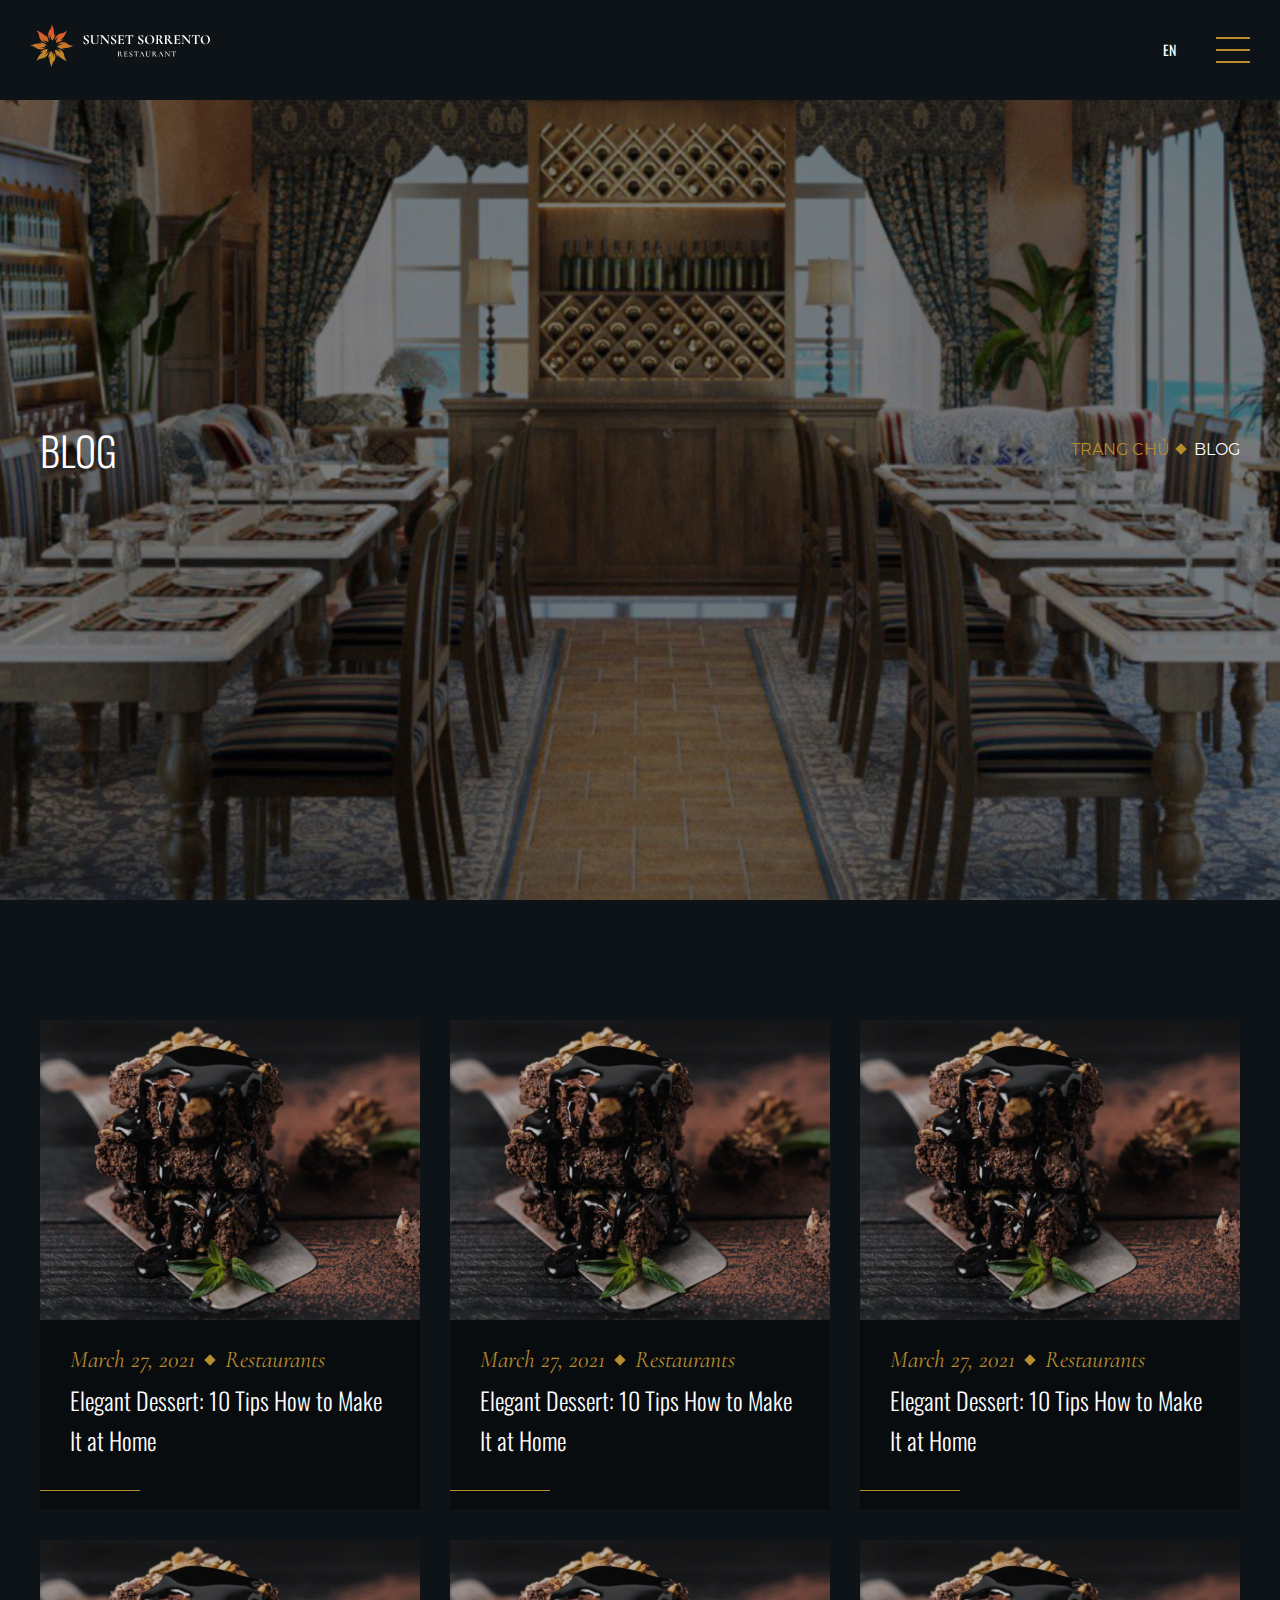
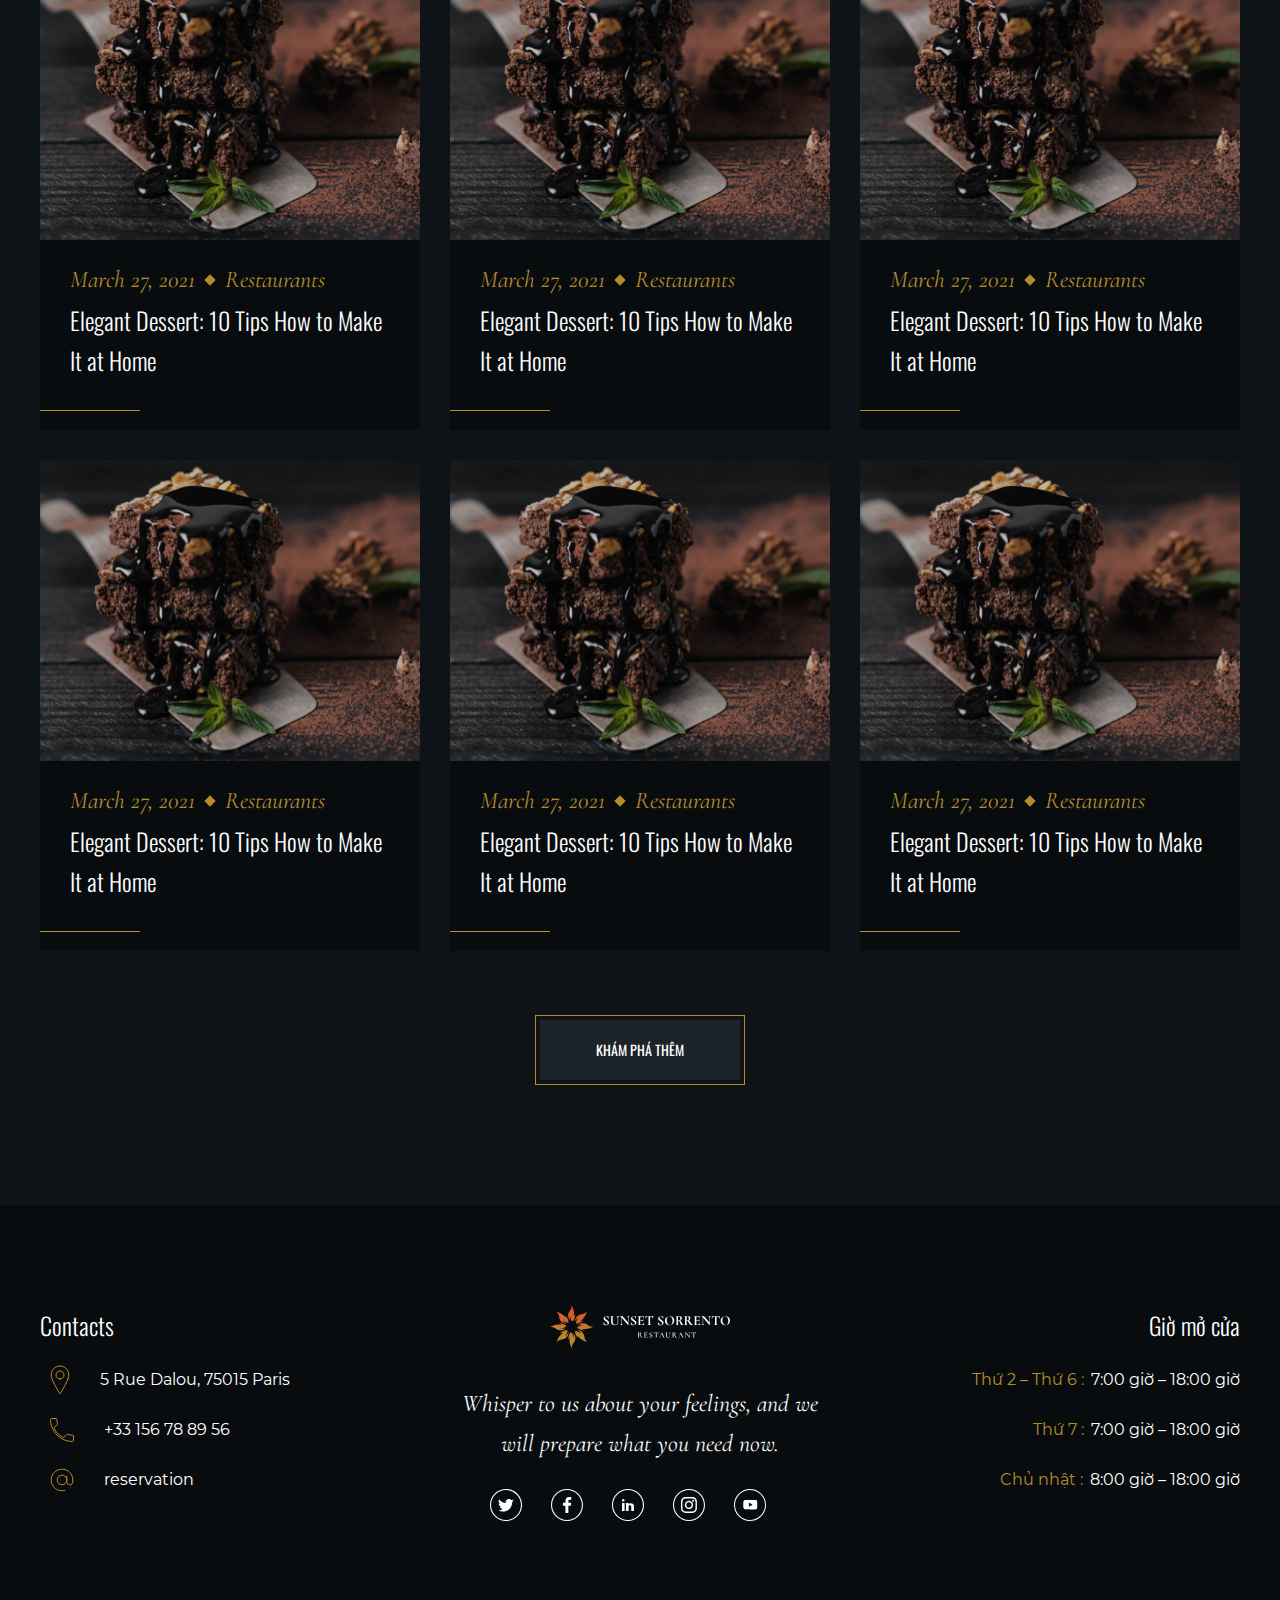
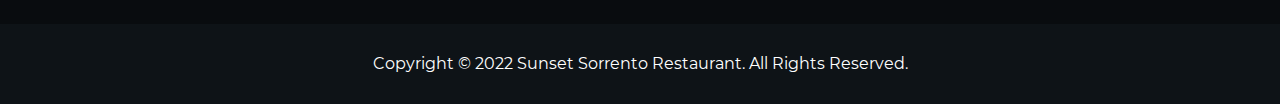
<file: blog.html>
<!DOCTYPE html>
<html>

<head>
    <meta charset="UTF-8" />
    <meta name="viewport" content="width=device-width, initial-scale=1.0, maximum-scale=1.0, user-scalable=0" />
    <meta http-equiv="X-UA-Compatible" content="IE=edge,chrome=1" />
    <title>Taste Royale Cuisine</title>
    <link rel="icon" href="favicon.ico">
    <meta name="title" content="" />
    <meta name="description" content="" />

    <!-- meta facebook -->
    <meta property="og:locale" content="vi" />
    <meta property="og:type" content="article" />
    <meta property="og:title" content="" />
    <meta property="og:description" content="" />
    <meta property="og:url" content="" />
    <meta property="og:site_name" content="" />
    <meta property="og:image" content="" />

    <link rel="stylesheet" href="dest/style.min.css">
    <link rel="stylesheet" href="dest/fonts.css">
</head>

<!-- Mỗi body của mỗi page nên có class ví dụ homepage, aboutpage, contactpage... -->

<body class="homepage">
    <!-- HEADER -->
    <header class="header">
        <div class="logo">
            <a href="#" target="_blank"><img src="img/logo.svg" alt=""></a>
        </div>
        <ul class="menu">
            <li><a href="index.html">TRANG CHỦ </a> </li>
            <li><a href="about.html">VỀ CHÚNG TÔI</a></li>
            <li><a href="service.html">DỊCH VỤ</a> </li>
            <li><a href="event.html" class="active">SỰ KIỆN</a> </li>
            <li><a href="menu.html">THỰC ĐƠN</a> </li>
            <li><a href="location.html">ĐIỂM ĐẾN</a></li>
            <li><a href="library.html">THƯ VIỆN</a> </li>
            <li><a href="contact.html">LIÊN HỆ</a> </li>
        </ul>
        <div class="right">
            <div class="lang">
                <div class="lang__select"><a href="#">EN</a></div>
                <div class="lang__option">
                    <a href="#">JP</a>
                    <a href="#">VN</a>
                    <a href="#">EU</a>
                </div>

            </div>
            <div class="btn__menu">
                <span></span>
            </div>

            <a class="btn-header" href="#">ĐẶT BÀN</a>

        </div>
    </header>
    <nav class="nav">
        <ul>
            <li><a href="index.html">TRANG CHỦ </a> </li>
            <li><a href="about.html">VỀ CHÚNG TÔI</a></li>
            <li><a href="service.html">DỊCH VỤ</a> </li>
            <li><a href="event.html">SỰ KIỆN</a> </li>
            <li><a href="menu.html">THỰC ĐƠN</a> </li>
            <li><a href="location.html">ĐIỂM ĐẾN</a></li>
            <li><a href="library.html">THƯ VIỆN</a> </li>
            <li><a href="contact.html">LIÊN HỆ</a> </li>
        </ul>
        <a class="btn-header" href="#">ĐẶT BÀN</a>
    </nav>

    <!-- MAIN -->
    <main class="mainwrapper">
        <!-- Example HTML -->
        <section class="scbanner">
            <div class="container">
                <div class="content-banner">
                    <h3 class="title">
                        BLOG
                    </h3>
                    <div class="desc">
                        <a href="#" class="desc --des">
                            TRANG CHỦ
                        </a>


                        <a href="#" class="desc">
                            BLOG
                        </a>


                    </div>



                </div>
            </div>

            <div class="imgbanner">
                <img src="img/event-banner.jpg" alt="">
            </div>
        </section>
        <section class="scproduct">
            <div class="container">
                <div class="content-list">


                    <div class="listproduct">
                        <div class="listproduct__items">
                            <div class="imgproduct">
                                <a href="eventdetail.html">
                                    <img src="img/our-blog-home.jpg" alt="">
                                </a>
                            </div>

                            <div class="content-list">
                                <div class="title-section">
                                    <p class="time">March 27, 2021</p>
                                    <p class="location">Restaurants</p>
                                </div>
                                <a href="eventdetail.html" class="heading">
                                    Elegant Dessert: 10 Tips How to Make It at Home
                                </a>
                            </div>

                        </div>
                        <div class="listproduct__items">
                            <div class="imgproduct">
                                <a href="eventdetail.html">
                                    <img src="img/our-blog-home.jpg" alt="">
                                </a>
                            </div>
                            <div class="content-list">
                                <div class="title-section">
                                    <p class="time">March 27, 2021</p>
                                    <p class="location">Restaurants</p>
                                </div>
                                <a href="eventdetail.html" class="heading">
                                    Elegant Dessert: 10 Tips How to Make It at Home
                                </a>
                            </div>

                        </div>
                        <div class="listproduct__items">
                            <div class="imgproduct">
                                <a href="eventdetail.html">
                                    <img src="img/our-blog-home.jpg" alt="">
                                </a>
                            </div>
                            <div class="content-list">
                                <div class="title-section">
                                    <p class="time">March 27, 2021</p>
                                    <p class="location">Restaurants</p>
                                </div>
                                <a href="eventdetail.html" class="heading">
                                    Elegant Dessert: 10 Tips How to Make It at Home
                                </a>
                            </div>

                        </div>
                        <div class="listproduct__items">
                            <div class="imgproduct">
                                <a href="eventdetail.html">
                                    <img src="img/our-blog-home.jpg" alt="">
                                </a>
                            </div>

                            <div class="content-list">
                                <div class="title-section">
                                    <p class="time">March 27, 2021</p>
                                    <p class="location">Restaurants</p>
                                </div>
                                <a href="eventdetail.html" class="heading">
                                    Elegant Dessert: 10 Tips How to Make It at Home
                                </a>
                            </div>

                        </div>
                        <div class="listproduct__items">
                            <div class="imgproduct">
                                <a href="eventdetail.html">
                                    <img src="img/our-blog-home.jpg" alt="">
                                </a>
                            </div>
                            <div class="content-list">
                                <div class="title-section">
                                    <p class="time">March 27, 2021</p>
                                    <p class="location">Restaurants</p>
                                </div>
                                <a href="eventdetail.html" class="heading">
                                    Elegant Dessert: 10 Tips How to Make It at Home
                                </a>
                            </div>

                        </div>
                        <div class="listproduct__items">
                            <div class="imgproduct">
                                <a href="eventdetail.html">
                                    <img src="img/our-blog-home.jpg" alt="">
                                </a>
                            </div>
                            <div class="content-list">
                                <div class="title-section">
                                    <p class="time">March 27, 2021</p>
                                    <p class="location">Restaurants</p>
                                </div>
                                <a href="eventdetail.html" class="heading">
                                    Elegant Dessert: 10 Tips How to Make It at Home
                                </a>
                            </div>

                        </div>
                        <div class="listproduct__items">
                            <div class="imgproduct">
                                <a href="eventdetail.html">
                                    <img src="img/our-blog-home.jpg" alt="">
                                </a>
                            </div>

                            <div class="content-list">
                                <div class="title-section">
                                    <p class="time">March 27, 2021</p>
                                    <p class="location">Restaurants</p>
                                </div>
                                <a href="eventdetail.html" class="heading">
                                    Elegant Dessert: 10 Tips How to Make It at Home
                                </a>
                            </div>

                        </div>
                        <div class="listproduct__items">
                            <div class="imgproduct">
                                <a href="eventdetail.html">
                                    <img src="img/our-blog-home.jpg" alt="">
                                </a>
                            </div>
                            <div class="content-list">
                                <div class="title-section">
                                    <p class="time">March 27, 2021</p>
                                    <p class="location">Restaurants</p>
                                </div>
                                <a href="eventdetail.html" class="heading">
                                    Elegant Dessert: 10 Tips How to Make It at Home
                                </a>
                            </div>

                        </div>
                        <div class="listproduct__items">
                            <div class="imgproduct">
                                <a href="eventdetail.html">
                                    <img src="img/our-blog-home.jpg" alt="">
                                </a>
                            </div>
                            <div class="content-list">
                                <div class="title-section">
                                    <p class="time">March 27, 2021</p>
                                    <p class="location">Restaurants</p>
                                </div>
                                <a href="eventdetail.html" class="heading">
                                    Elegant Dessert: 10 Tips How to Make It at Home
                                </a>
                            </div>

                        </div>

                    </div>
                    <a href="#" class="btn"> Khám Phá Thêm</a>
                </div>
        </section>
        <div class="btnbacktotop">
            <a href="" class="backtotop">
                <img src="img/icon-prev.svg" alt="">
            </a>
        </div>

    </main>

    <!-- FOOTER -->
    <footer class="footer">
        <div class="container">
            <div class="top">
                <div class="left">
                    <h3 class="heading">
                        Contacts
                    </h3>
                    <div class="left__list">
                        <div class="left__list-item">
                            <img src="img/location-logo.svg" alt="">
                            <p class="desc">5 Rue Dalou, 75015 Paris</p>
                        </div>
                        <div class="left__list-item">
                            <img src="img/phone-logo.svg" alt="">
                            <p class="desc">+33 156 78 89 56
                            </p>
                        </div>
                        <div class="left__list-item">
                            <img src="img/reser-icon.svg" alt="">
                            <p class="desc">reservation</p>
                        </div>

                    </div>
                </div>
                <div class="mid">
                    <img src="img/logo.svg" alt="">
                    <p class="title-section --des">
                        Whisper to us about your feelings, and we will prepare what you need now.
                    </p>
                    <div class="icon">
                        <a href="#">
                            <img src="img/Twitter.svg" alt="">
                        </a>
                        <a href="#">
                            <img src="img/Fb.svg" alt="">
                        </a>
                        <a href="#">
                            <img src="img/et_linkedin.svg" alt="">
                        </a>
                        <a href="#">
                            <img src="img/Ins.svg" alt="">
                        </a>
                        <a href="#">
                            <img src="img/ytb.svg" alt="">
                        </a>
                    </div>
                </div>
                <div class="right">
                    <h3 class="heading">
                        Giờ mở cửa
                    </h3>
                    <div class="right__list">
                        <div class="right__list-item">
                            <p class="desc --date">
                                Thứ 2 – Thứ 6 :
                            </p>
                            <p class="desc">
                                7:00 giờ – 18:00 giờ
                            </p>
                        </div>
                        <div class="right__list-item">
                            <p class="desc --date">
                                Thứ 7 :
                            </p>
                            <p class="desc">
                                7:00 giờ – 18:00 giờ
                            </p>
                        </div>
                        <div class="right__list-item">
                            <p class="desc --date">
                                Chủ nhật :
                            </p>
                            <p class="desc">
                                8:00 giờ – 18:00 giờ
                            </p>
                        </div>
                    </div>
                </div>
            </div>

        </div>
        <div class="bottom">
            <p class="desc">
                Copyright © 2022 Sunset Sorrento Restaurant. All Rights Reserved.
            </p>
        </div>


    </footer>

    <script type="text/javascript" src="dest/jsmain.min.js"></script>
    <script type="text/javascript" src="dest/main.js"></script>

</body>

</html>
</file>
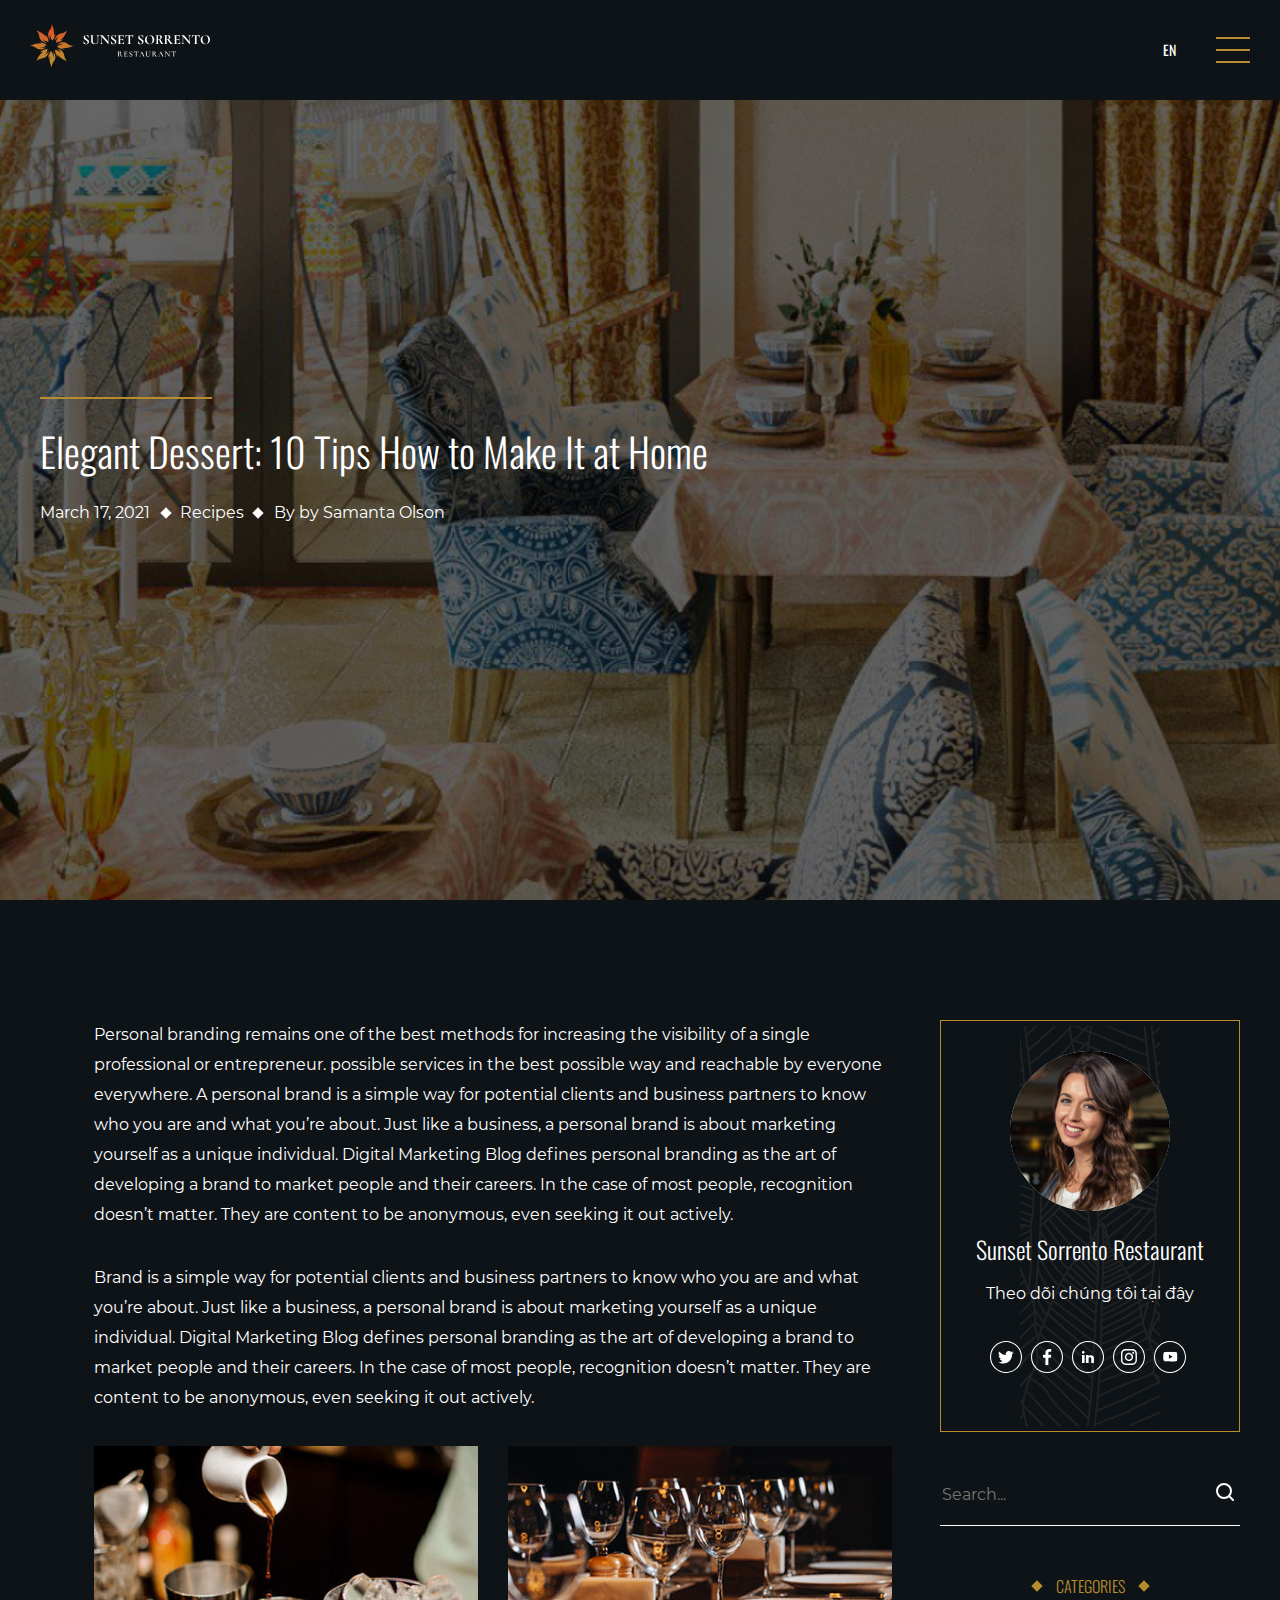
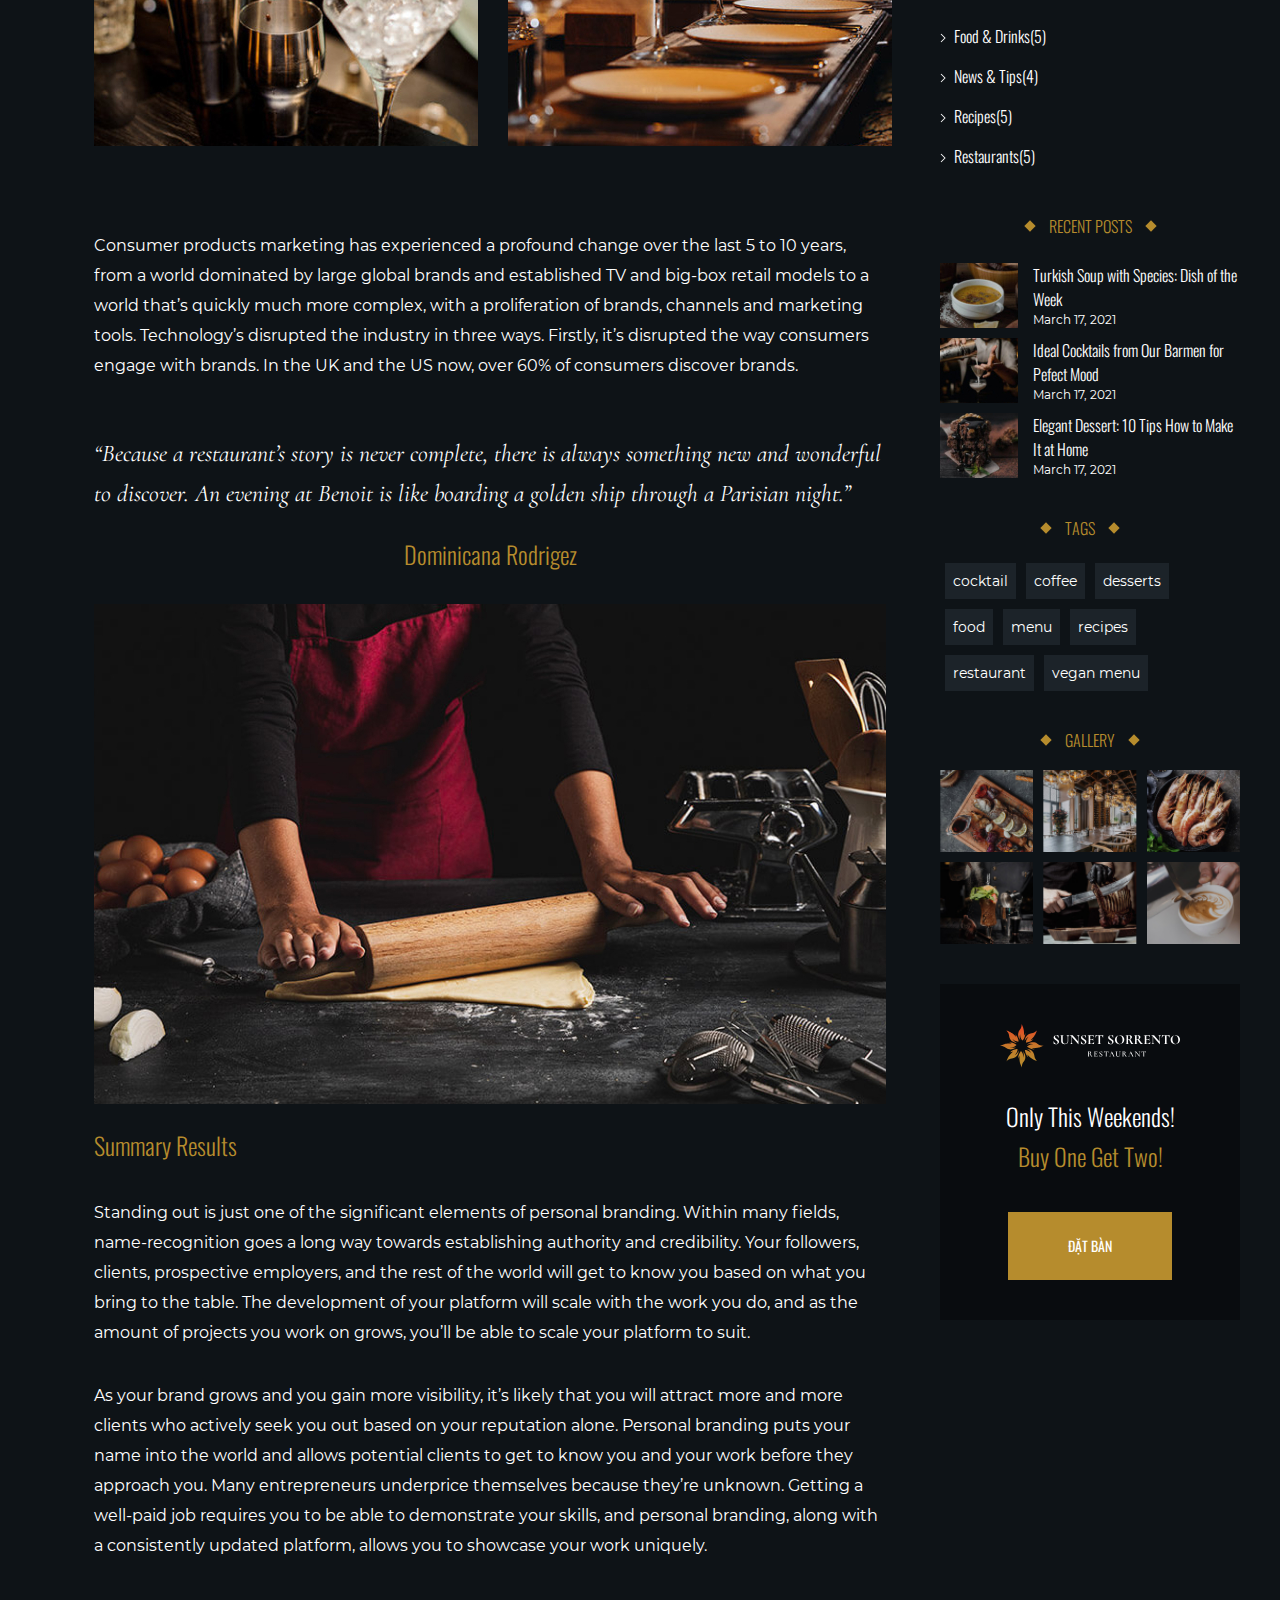
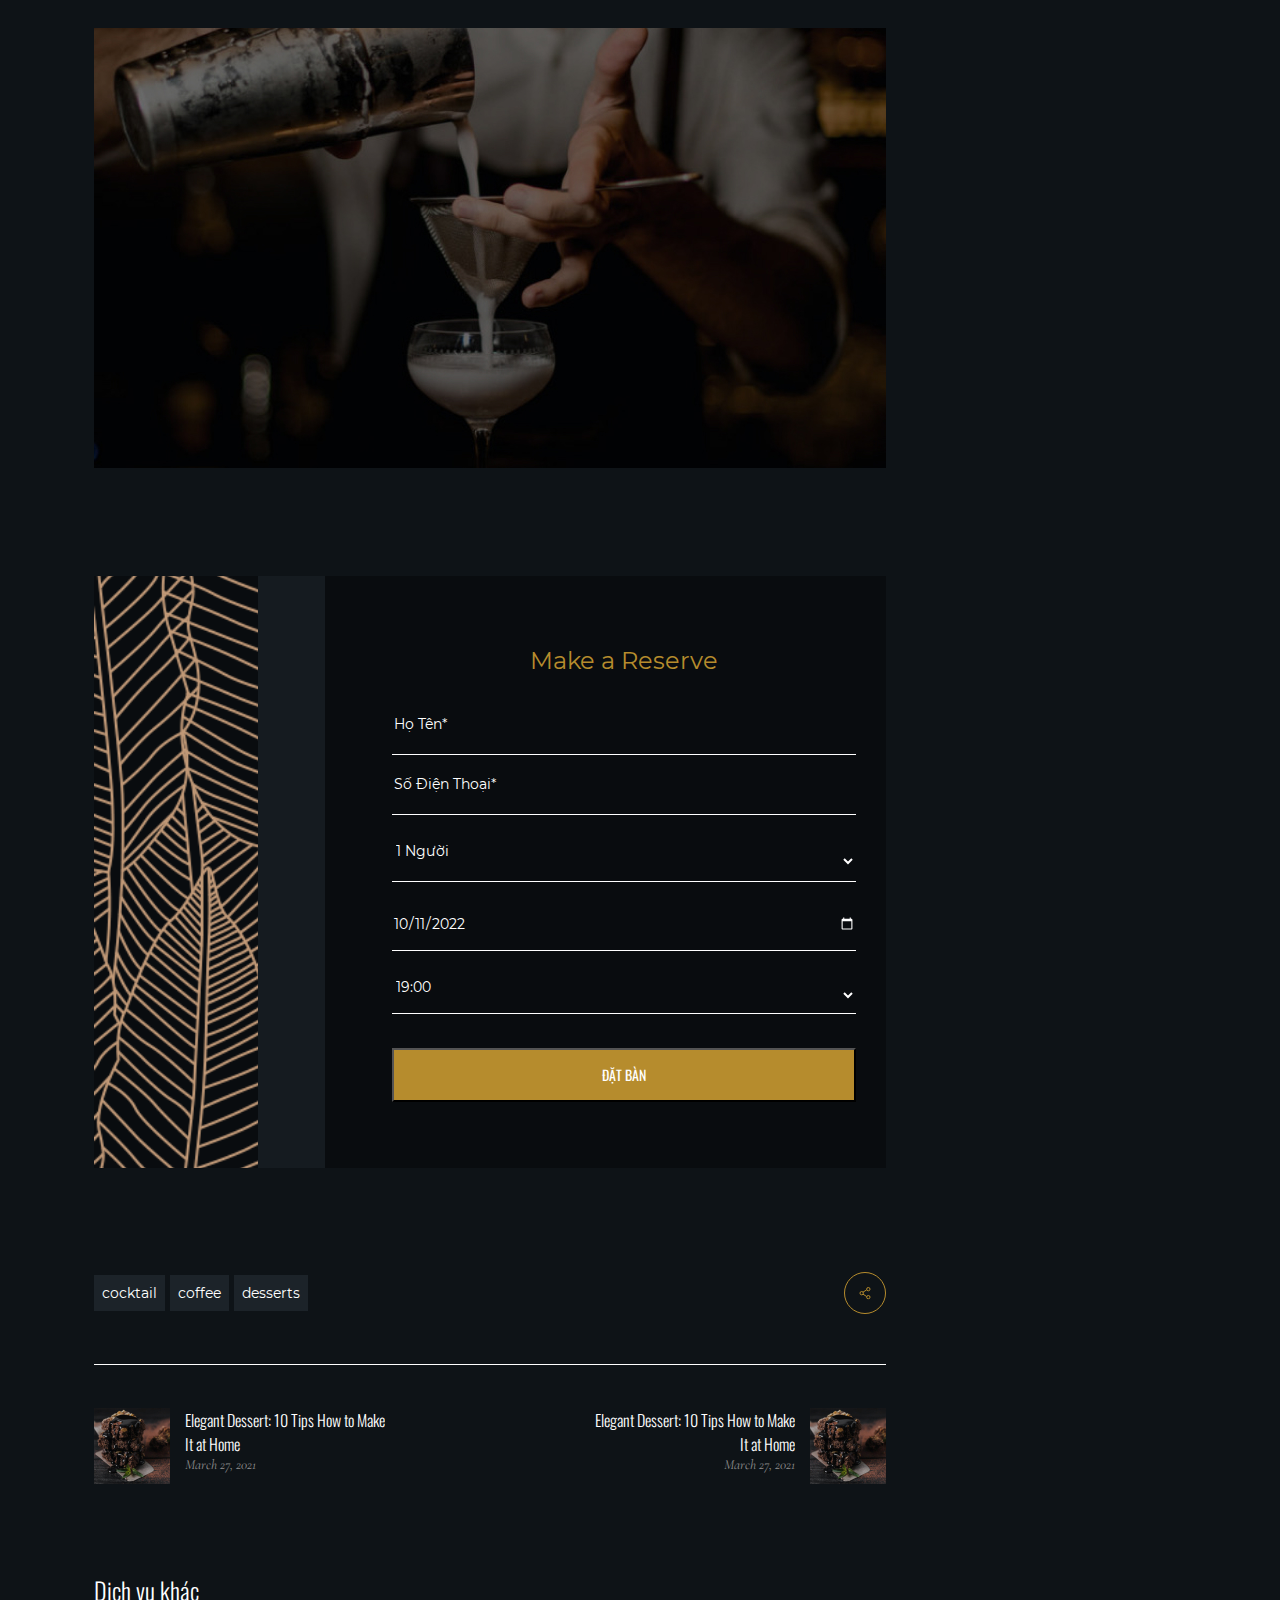
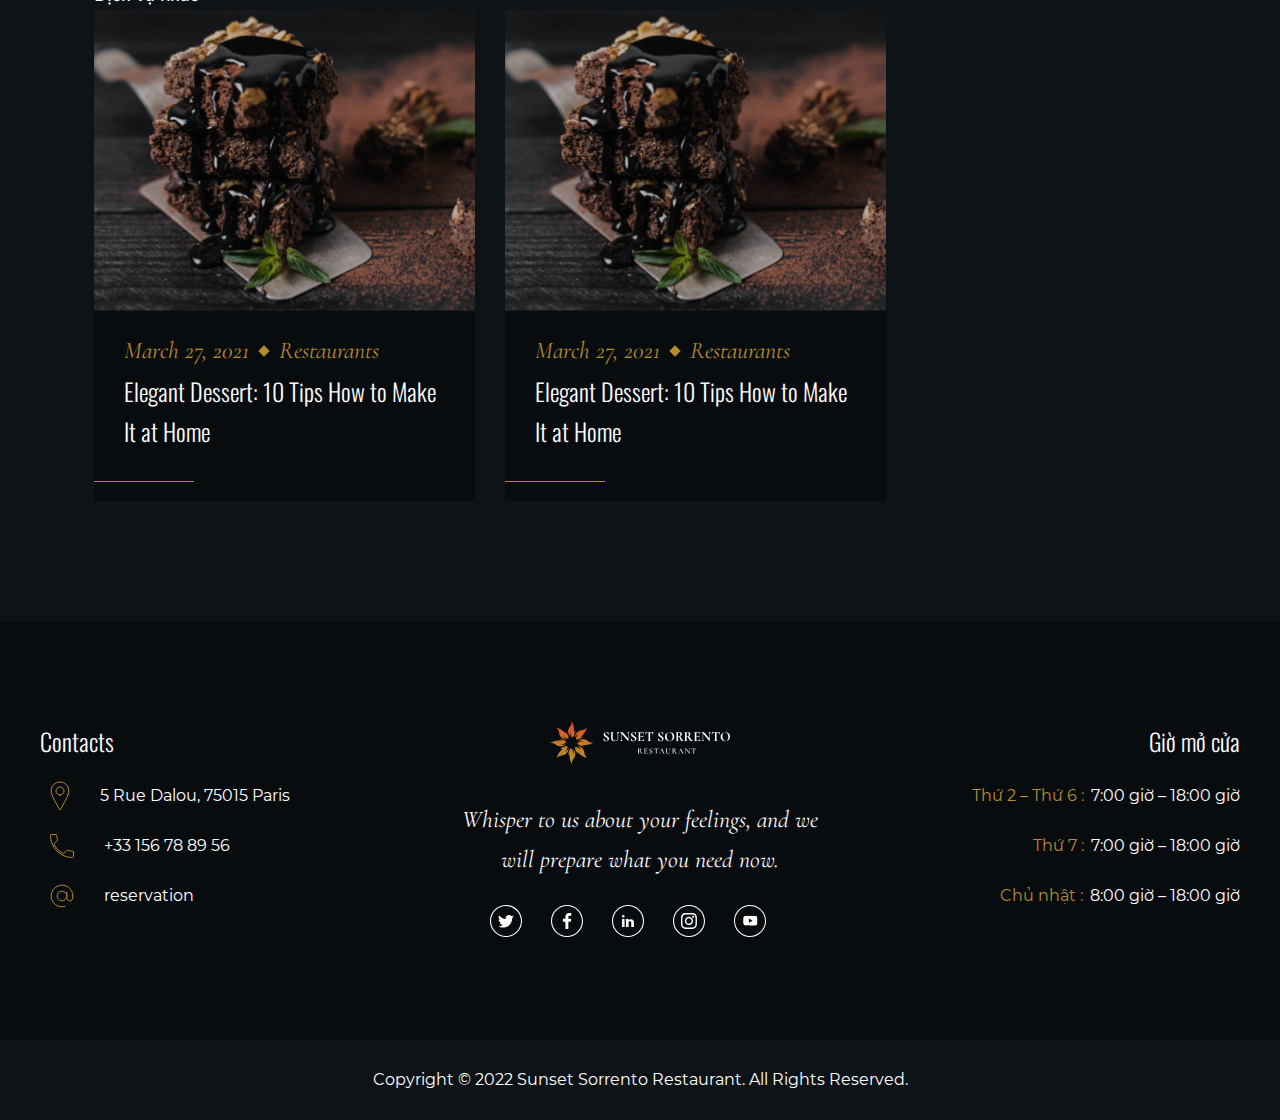
<file: blogdetail.html>
<!DOCTYPE html>
<html>

<head>
    <meta charset="UTF-8" />
    <meta name="viewport" content="width=device-width, initial-scale=1.0, maximum-scale=1.0, user-scalable=0" />
    <meta http-equiv="X-UA-Compatible" content="IE=edge,chrome=1" />
    <title>Taste Royale Cuisine</title>
    <link rel="icon" href="favicon.ico">
    <meta name="title" content="" />
    <meta name="description" content="" />

    <!-- meta facebook -->
    <meta property="og:locale" content="vi" />
    <meta property="og:type" content="article" />
    <meta property="og:title" content="" />
    <meta property="og:description" content="" />
    <meta property="og:url" content="" />
    <meta property="og:site_name" content="" />
    <meta property="og:image" content="" />

    <link rel="stylesheet" href="dest/style.min.css">
    <link rel="stylesheet" href="dest/fonts.css">
</head>

<!-- Mỗi body của mỗi page nên có class ví dụ homepage, aboutpage, contactpage... -->

<body class="homepage">
    <!-- HEADER -->
    <header class="header">
        <div class="logo">
            <a href="#" target="_blank"><img src="img/logo.svg" alt=""></a>
        </div>
        <ul class="menu">
            <li><a href="index.html">TRANG CHỦ </a> </li>
            <li><a href="about.html">VỀ CHÚNG TÔI</a></li>
            <li><a href="service.html">DỊCH VỤ</a> </li>
            <li><a href="event.html" class="active">SỰ KIỆN</a> </li>
            <li><a href="menu.html">THỰC ĐƠN</a> </li>
            <li><a href="location.html">ĐIỂM ĐẾN</a></li>
            <li><a href="library.html">THƯ VIỆN</a> </li>
            <li><a href="contact.html">LIÊN HỆ</a> </li>
        </ul>
        <div class="right">
            <div class="lang">
                <div class="lang__select"><a href="#">EN</a></div>
                <div class="lang__option">
                    <a href="#">JP</a>
                    <a href="#">VN</a>
                    <a href="#">EU</a>
                </div>

            </div>
            <div class="btn__menu">
                <span></span>
            </div>

            <a class="btn-header" href="#">ĐẶT BÀN</a>

        </div>
    </header>
    <nav class="nav">
        <ul>
            <li><a href="index.html">TRANG CHỦ </a> </li>
            <li><a href="about.html">VỀ CHÚNG TÔI</a></li>
            <li><a href="service.html">DỊCH VỤ</a> </li>
            <li><a href="event.html">SỰ KIỆN</a> </li>
            <li><a href="menu.html">THỰC ĐƠN</a> </li>
            <li><a href="location.html">ĐIỂM ĐẾN</a></li>
            <li><a href="library.html">THƯ VIỆN</a> </li>
            <li><a href="contact.html">LIÊN HỆ</a> </li>
        </ul>
        <a class="btn-header" href="#">ĐẶT BÀN</a>
    </nav>

    <!-- MAIN -->
    <main class="mainwrapper">
        <!-- Example HTML -->
        <section class="scbanner">
            <div class="container">
                <div class="line">
                    <div class="content-banners">
                        <h3 class="title">
                            Elegant Dessert: 10 Tips How to Make It at Home
                        </h3>
                        <div class="descc">
                            <p href="#" class="desc">
                                March 17, 2021


                            </p>


                            <p href="#" class="desc --des">
                                Recipes

                            </p>
                            <p class="desc">
                                By by Samanta Olson
                            </p>


                        </div>



                    </div>
                </div>

            </div>

            <div class="imgbanner">
                <img src="img/event-detail.jpg" alt="">
            </div>
        </section>
        <section class="scsidebar">
            <div class="container">
                <div class="left">
                    <div class="scgift">
                        <div class="container-fluid">
                            <div class="content">
                                <p class="desc">
                                    Personal branding remains one of the best methods for increasing the visibility of a
                                    single professional or
                                    entrepreneur. possible services in the best possible way and reachable by everyone
                                    everywhere. A personal brand is a
                                    simple way for potential clients and business partners to know who you are and what
                                    you’re about. Just like a business,
                                    a personal brand is about marketing yourself as a unique individual. Digital
                                    Marketing Blog defines personal branding as
                                    the art of developing a brand to market people and their careers. In the case of
                                    most people, recognition doesn’t
                                    matter. They are content to be anonymous, even seeking it out actively.
                                </p>
                                <p class="desc">
                                    Brand is a simple way for potential clients and business partners to know who you
                                    are and what you’re about. Just like a
                                    business, a personal brand is about marketing yourself as a unique individual.
                                    Digital Marketing Blog defines personal
                                    branding as the art of developing a brand to market people and their careers. In the
                                    case of most people, recognition
                                    doesn’t matter. They are content to be anonymous, even seeking it out actively.
                                </p>
                                <div class="img-content">
                                    <img src="img/eventdet1.jpg" alt="">
                                    <img src="img/eventdet2.jpg" alt="">
                                </div>
                                <p class="desc">
                                    Consumer products marketing has experienced a profound change over the last 5 to 10
                                    years, from a world dominated by
                                    large global brands and established TV and big-box retail models to a world that’s
                                    quickly much more complex, with a
                                    proliferation of brands, channels and marketing tools. Technology’s disrupted the
                                    industry in three ways. Firstly, it’s
                                    disrupted the way consumers engage with brands. In the UK and the US now, over 60%
                                    of consumers discover brands.
                                </p>
                                <p class="title-section">
                                    “Because a restaurant’s story is never complete, there is always something new and
                                    wonderful to discover. An evening at
                                    Benoit is like boarding a golden ship through a Parisian night.”
                                </p>
                            </div>
                            <div class="imggift">
                                <h3 class="heading --head">
                                    Dominicana Rodrigez
                                </h3>
                                <img src="img/gift-detail.jpg" alt="">
                            </div>
                            <div class="content">
                                <h3 class="heading --head">
                                    Summary Results
                                </h3>
                                <p class="desc --des">
                                    Standing out is just one of the significant elements of personal branding. Within
                                    many fields, name-recognition goes a
                                    long way towards establishing authority and credibility. Your followers, clients,
                                    prospective employers, and the rest of
                                    the world will get to know you based on what you bring to the table. The development
                                    of your platform will scale with
                                    the work you do, and as the amount of projects you work on grows, you’ll be able to
                                    scale your platform to suit.

                                </p>
                                <p class="desc ">
                                    As your brand grows and you gain more visibility, it’s likely that you will attract
                                    more and more clients who actively
                                    seek you out based on your reputation alone. Personal branding puts your name into
                                    the world and allows potential
                                    clients to get to know you and your work before they approach you. Many
                                    entrepreneurs underprice themselves because
                                    they’re unknown. Getting a well-paid job requires you to be able to demonstrate your
                                    skills, and personal branding,
                                    along with a consistently updated platform, allows you to showcase your work
                                    uniquely.
                                </p>
                                <img class="imgbottom" src="img/eventdet3.jpg" alt="">
                            </div>
                        </div>
                    </div>
                    <div class="scform">
                        <div class="container-fluid">
                            <div class="form">
                                <div class="imgform">
                                    <img src="img/ourmenu2.svg" alt="">

                                </div>

                                <form action="" class="formsection">
                                    <h3 class="formsection__title">
                                        Make a Reserve
                                    </h3>
                                    <input type="text" class="name" value="Họ Tên*">
                                    <input type="text" class="phone" value="Số Điện Thoại*">
                                    <br>
                                    <select class="option" name="" id="">
                                        <option value="1">1 Người</option>
                                        <option value="2">2 Người</option>
                                    </select>
                                    <br>
                                    <input class="date" type="date" value="2022-10-11"><br>
                                    <select class="time" name="" id="">
                                        <option value="1">19:00</option>
                                        <option value="1">20:00</option>
                                        <option value="1">21:00</option>
                                        <option value="1">22:00</option>

                                    </select><br>
                                    <button class="btn-header"> ĐẶT BÀN </button>
                                </form>
                            </div>
                        </div>
                    </div>
                    <div class="sctags">
                        <div class="container-fluid">
                            <div class="top">
                                <div class="tags">
                                    <a href="#" class="btn-header">
                                        cocktail
                                    </a>
                                    <a href="#" class="btn-header">
                                        coffee
                                    </a>
                                    <a href="#" class="btn-header">
                                        desserts
                                    </a>
                                </div>
                                <div class="logotags">
                                    <img src="img/icon-tags.svg" alt="">
                                </div>
                            </div>
                            <div class="bottom">
                                <div class="bottom__list">
                                    <div class="bottom__list-items">
                                        <a href="#">
                                            <img src="img/imgtags.jpg" alt="">
                                        </a>
                                        <div class="content">
                                            <a href="#" class="heading --head">
                                                Elegant Dessert: 10 Tips How to Make It at Home
                                            </a>
                                            <a href="#" class="title-section --ti">
                                                March 27, 2021
                                            </a>
                                        </div>
                                    </div>
                                    <div class="bottom__list-items">
                                        <a href="#">
                                            <img src="img/imgtags.jpg" alt="">
                                        </a>
                                        <div class="content">
                                            <a href="#" class="heading --head">
                                                Elegant Dessert: 10 Tips How to Make It at Home
                                            </a>
                                            <a href="#" class="title-section --ti">
                                                March 27, 2021
                                            </a>

                                        </div>
                                    </div>
                                </div>
                            </div>

                        </div>
                    </div>
                    <div class="screlated">
                        <div class="container-fluid">
                            <h3 class="heading">
                                Dịch vụ khác
                            </h3>
                            <div class="listproduct">
                                <div class="listproduct__items">
                                    <div class="imgproduct">
                                        <a href="eventdetail.html">
                                            <img src="img/our-blog-home.jpg" alt="">
                                        </a>
                                    </div>

                                    <div class="content-list">
                                        <div class="title-section">
                                            <p class="time">March 27, 2021</p>
                                            <p class="location">Restaurants</p>
                                        </div>
                                        <a href="eventdetail.html" class="heading">
                                            Elegant Dessert: 10 Tips How to Make It at Home
                                        </a>
                                    </div>

                                </div>
                                <div class="listproduct__items">
                                    <div class="imgproduct">
                                        <a href="eventdetail.html">
                                            <img src="img/our-blog-home.jpg" alt="">
                                        </a>
                                    </div>
                                    <div class="content-list">
                                        <div class="title-section">
                                            <p class="time">March 27, 2021</p>
                                            <p class="location">Restaurants</p>
                                        </div>
                                        <a href="eventdetail.html" class="heading">
                                            Elegant Dessert: 10 Tips How to Make It at Home
                                        </a>
                                    </div>

                                </div>

                            </div>
                        </div>
                    </div>
                </div>
                <div class="right">
                    <div class="sidefollow">
                        <div class="imgavarta">
                            <img src="img/sidebar1.jpg" alt="">
                        </div>


                        <h3 class="heading">
                            Sunset Sorrento Restaurant
                        </h3>
                        <p class="desc">
                            Theo dõi chúng tôi tại đây
                        </p>
                        <div class="icon">
                            <a href="#">
                                <img src="img/Twitter.svg" alt="">
                            </a>
                            <a href="#">
                                <img src="img/Fb.svg" alt="">
                            </a>
                            <a href="#">
                                <img src="img/et_linkedin.svg" alt="">
                            </a>
                            <a href="#">
                                <img src="img/Ins.svg" alt="">
                            </a>
                            <a href="#">
                                <img src="img/ytb.svg" alt="">
                            </a>
                        </div>
                    </div>
                    <div class="sidesearch">
                        <div class="search">
                            <input type="text" class="desc --input" placeholder="Search...">
                            <i> <img src="img/icon-search.svg" alt=""></i>
                        </div>

                    </div>
                    <div class="sidecatalories">
                        <h3 class="heading --head">
                            CATEGORIES
                        </h3>
                        <ul class="menucata">
                            <li><img src="img/icon-cata.svg" alt=""><a class="heading --li" href="#">
                                    Food & Drinks(5)
                                </a> </li>
                            <li><img src="img/icon-cata.svg" alt=""><a class="heading --li" href=" #">
                                    News & Tips(4)
                                </a></li>
                            <li><img src="img/icon-cata.svg" alt=""><a class="heading --li" href=" #">
                                    Recipes(5)
                                </a></li>
                            <li><img src="img/icon-cata.svg" alt=""><a class="heading --li" href=" #">
                                    Restaurants(5)
                                </a></li>
                        </ul>
                    </div>
                    <div class="siderecent">
                        <h3 class="heading --head">
                            RECENT POSTS
                        </h3>
                        <div class="recent">
                            <div class="recent__items">
                                <a href="#" class="imgrecent">
                                    <img src="img/side-rence.jpg" alt="">
                                </a>
                                <div class="content">
                                    <h3 class="heading --content">
                                        Turkish Soup with Species: Dish of the Week
                                    </h3>
                                    <p class="desc">
                                        March 17, 2021

                                    </p>
                                </div>
                            </div>
                            <div class="recent__items">
                                <a href="#" class="imgrecent">
                                    <img src="img/side-rence1.jpg" alt="">
                                </a>
                                <div class="content">
                                    <h3 class="heading --content">
                                        Ideal Cocktails from Our Barmen for Pefect Mood
                                    </h3>
                                    <p class="desc">
                                        March 17, 2021

                                    </p>
                                </div>
                            </div>
                            <div class="recent__items">
                                <a href="#" class="imgrecent">
                                    <img src="img/side-rence2.jpg" alt="">
                                </a>
                                <div class="content">
                                    <h3 class="heading --content">
                                        Elegant Dessert: 10 Tips How to Make It at Home
                                    </h3>
                                    <p class="desc">
                                        March 17, 2021

                                    </p>
                                </div>
                            </div>
                        </div>
                    </div>

                    <div class="sctags">

                        <h3 class="heading --head">
                            TAGS
                        </h3>
                        <div class="top --line">
                            <div class="tags">
                                <a href="#" class="btn-header">
                                    cocktail
                                </a>
                                <a href="#" class="btn-header">
                                    coffee
                                </a>
                                <a href="#" class="btn-header">
                                    desserts
                                </a>
                                <a href="#" class="btn-header">
                                    food
                                </a>
                                <a href="#" class="btn-header">
                                    menu
                                </a>
                                <a href="#" class="btn-header">
                                    recipes
                                </a>
                                <a href="#" class="btn-header">
                                    restaurant
                                </a>
                                <a href="#" class="btn-header">
                                    vegan menu
                                </a>
                            </div>
                        </div>

                    </div>
                    <div class="sidegallery">
                        <h3 class="heading --head">
                            GALLERY
                        </h3>
                        <div class="gallery">
                            <a href="#" class="gallery__items">
                                <img src="img/gl1.jpg" alt="">
                            </a>
                            <a href="#" class="gallery__items">
                                <img src="img/gl2.jpg" alt="">
                            </a>
                            <a href="#" class="gallery__items">
                                <img src="img/gl3.jpg" alt="">
                            </a>
                            <a href="#" class="gallery__items">
                                <img src="img/gl4.jpg" alt="">
                            </a>
                            <a href="#" class="gallery__items">
                                <img src="img/gl5.jpg" alt="">
                            </a>
                            <a href="#" class="gallery__items">
                                <img src="img/gl6.jpg" alt="">
                            </a>
                        </div>
                    </div>
                    <div class="sidelogo">
                        <div class="content">
                            <a href="#">
                                <img src="img/logo.svg" alt="">
                            </a>
                            <p class="heading">
                                Only This Weekends!
                            </p>
                            <p class="heading --head">
                                Buy One Get Two!
                            </p>
                            <a href="#" class="btn-header">ĐẶT BÀN</a>
                        </div>

                    </div>
                </div>
        </section>
        <div class="btnbacktotop">
            <a href="" class="backtotop">
                <img src="img/icon-prev.svg" alt="">
            </a>
        </div>

    </main>

    <!-- FOOTER -->
    <footer class="footer">
        <div class="container">
            <div class="top">
                <div class="left">
                    <h3 class="heading">
                        Contacts
                    </h3>
                    <div class="left__list">
                        <div class="left__list-item">
                            <img src="img/location-logo.svg" alt="">
                            <p class="desc">5 Rue Dalou, 75015 Paris</p>
                        </div>
                        <div class="left__list-item">
                            <img src="img/phone-logo.svg" alt="">
                            <p class="desc">+33 156 78 89 56
                            </p>
                        </div>
                        <div class="left__list-item">
                            <img src="img/reser-icon.svg" alt="">
                            <p class="desc">reservation</p>
                        </div>

                    </div>
                </div>
                <div class="mid">
                    <img src="img/logo.svg" alt="">
                    <p class="title-section --des">
                        Whisper to us about your feelings, and we will prepare what you need now.
                    </p>
                    <div class="icon">
                        <a href="#">
                            <img src="img/Twitter.svg" alt="">
                        </a>
                        <a href="#">
                            <img src="img/Fb.svg" alt="">
                        </a>
                        <a href="#">
                            <img src="img/et_linkedin.svg" alt="">
                        </a>
                        <a href="#">
                            <img src="img/Ins.svg" alt="">
                        </a>
                        <a href="#">
                            <img src="img/ytb.svg" alt="">
                        </a>
                    </div>
                </div>
                <div class="right">
                    <h3 class="heading">
                        Giờ mở cửa
                    </h3>
                    <div class="right__list">
                        <div class="right__list-item">
                            <p class="desc --date">
                                Thứ 2 – Thứ 6 :
                            </p>
                            <p class="desc">
                                7:00 giờ – 18:00 giờ
                            </p>
                        </div>
                        <div class="right__list-item">
                            <p class="desc --date">
                                Thứ 7 :
                            </p>
                            <p class="desc">
                                7:00 giờ – 18:00 giờ
                            </p>
                        </div>
                        <div class="right__list-item">
                            <p class="desc --date">
                                Chủ nhật :
                            </p>
                            <p class="desc">
                                8:00 giờ – 18:00 giờ
                            </p>
                        </div>
                    </div>
                </div>
            </div>

        </div>
        <div class="bottom">
            <p class="desc">
                Copyright © 2022 Sunset Sorrento Restaurant. All Rights Reserved.
            </p>
        </div>


    </footer>

    <script type="text/javascript" src="dest/jsmain.min.js"></script>
    <script type="text/javascript" src="dest/main.js"></script>

</body>

</html>
</file>
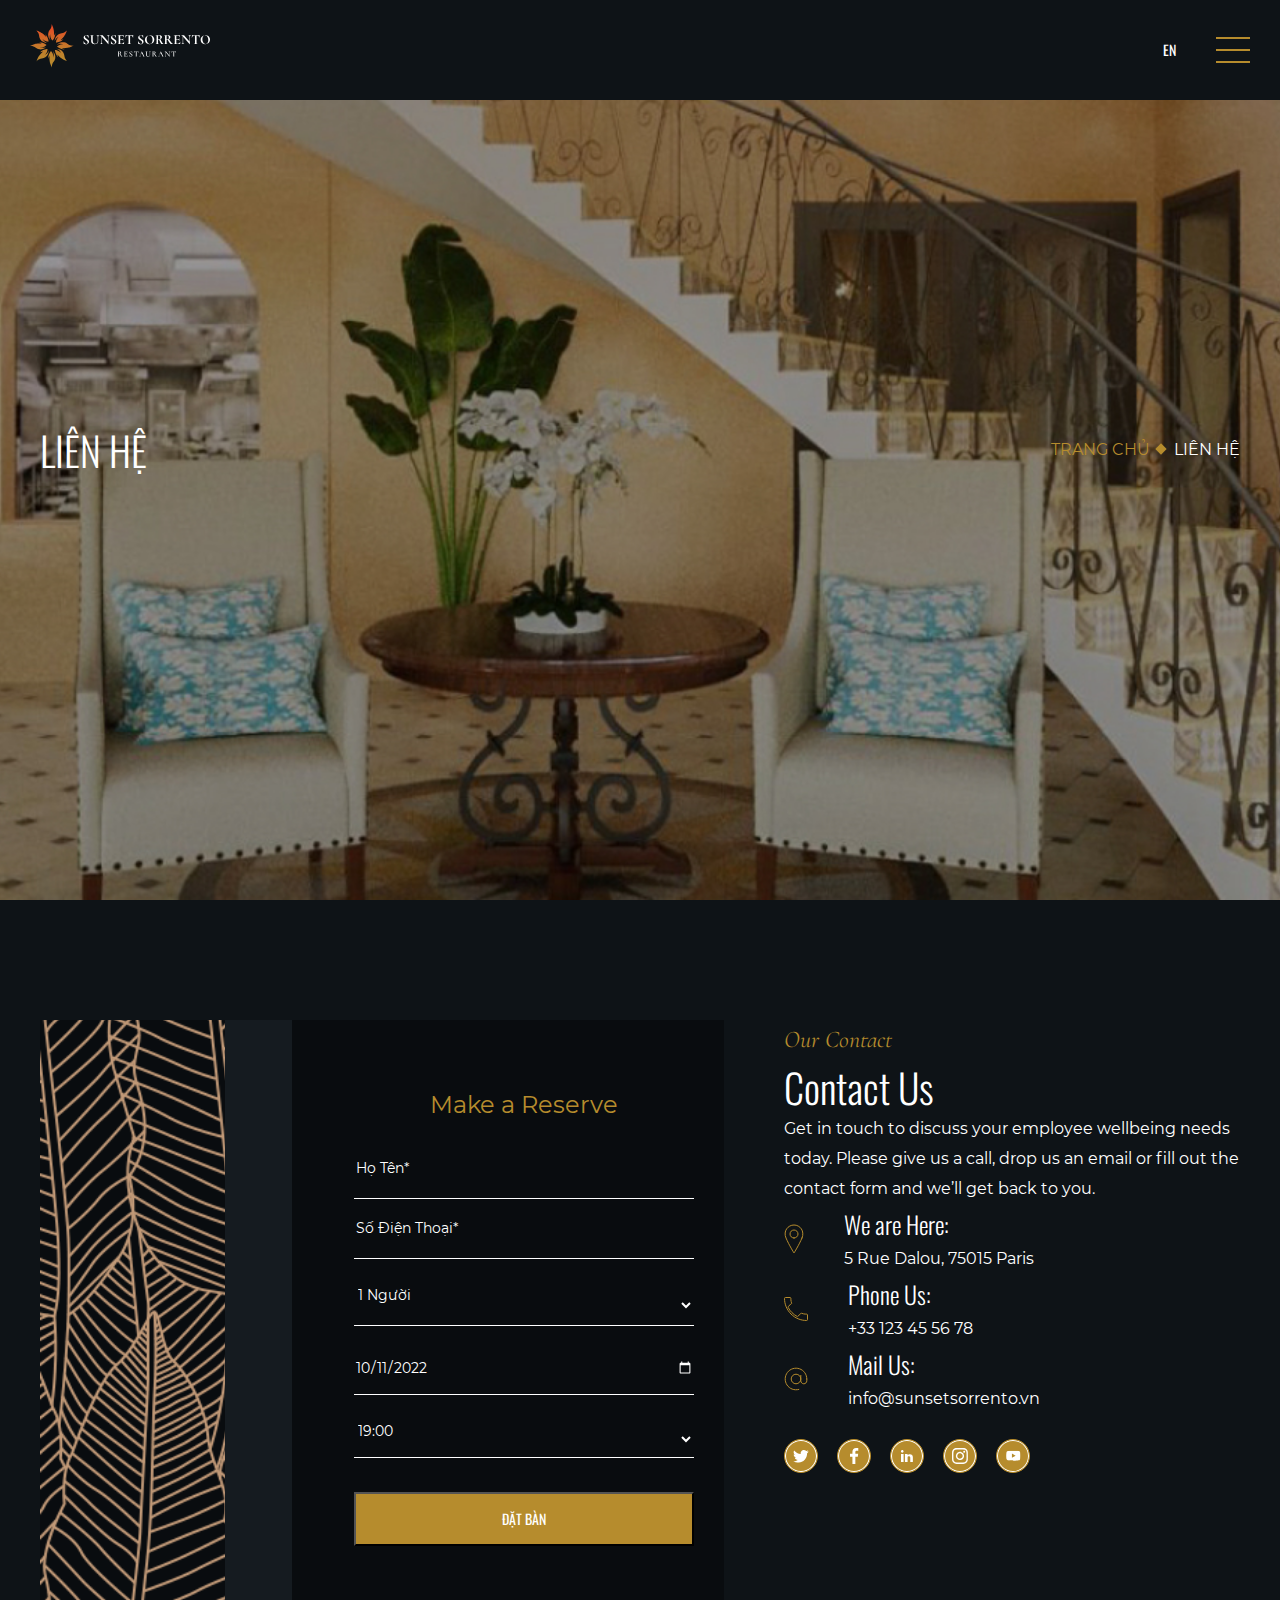
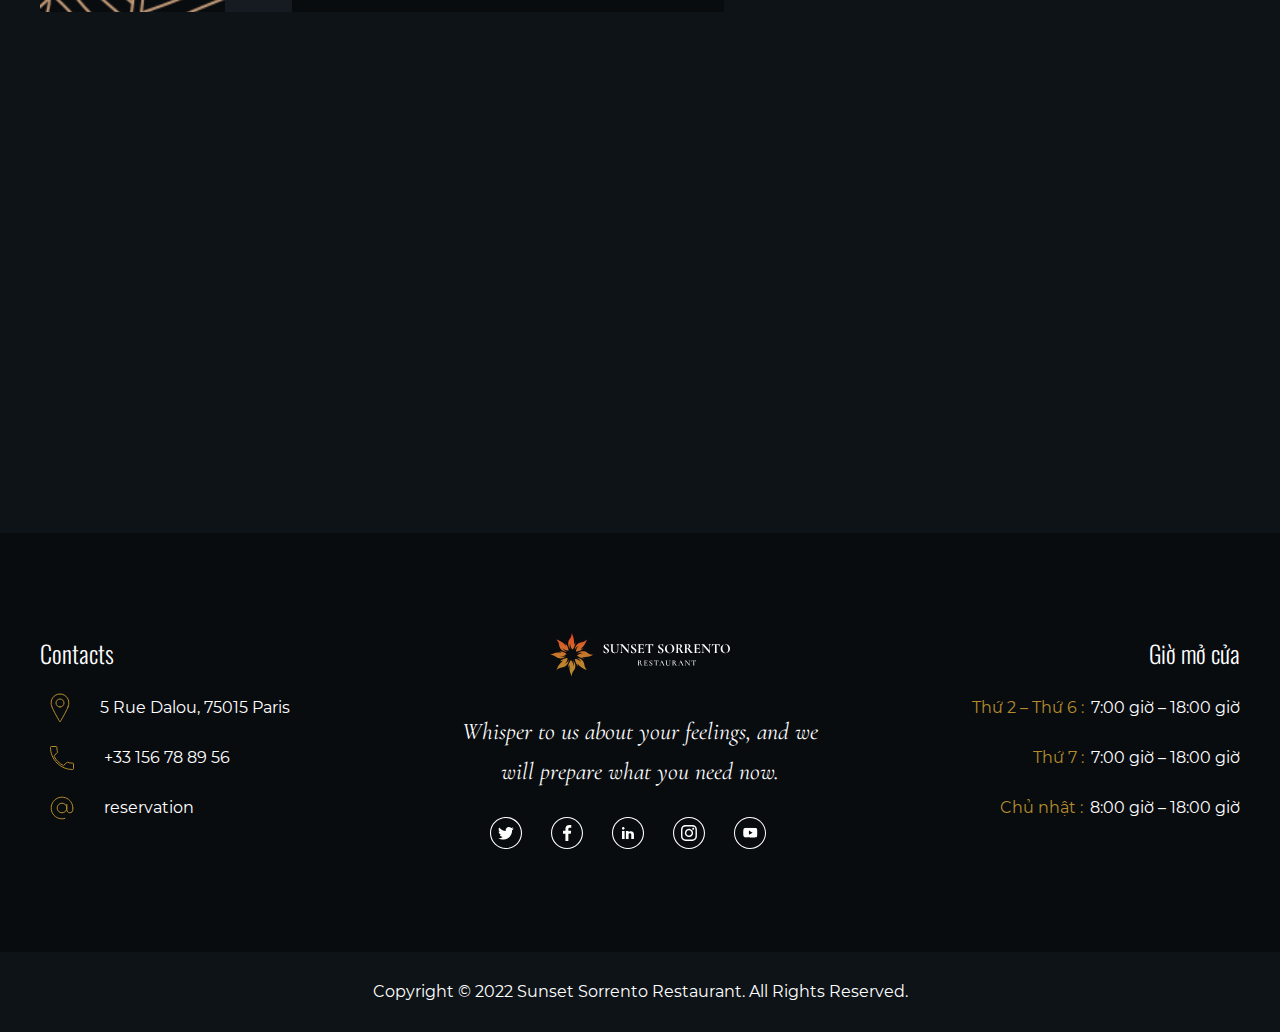
<file: contact.html>
<!DOCTYPE html>
<html>

<head>
    <meta charset="UTF-8" />
    <meta name="viewport" content="width=device-width, initial-scale=1.0, maximum-scale=1.0, user-scalable=0" />
    <meta http-equiv="X-UA-Compatible" content="IE=edge,chrome=1" />
    <title>Taste Royale Cuisine</title>
    <link rel="icon" href="favicon.ico">
    <meta name="title" content="" />
    <meta name="description" content="" />

    <!-- meta facebook -->
    <meta property="og:locale" content="vi" />
    <meta property="og:type" content="article" />
    <meta property="og:title" content="" />
    <meta property="og:description" content="" />
    <meta property="og:url" content="" />
    <meta property="og:site_name" content="" />
    <meta property="og:image" content="" />

    <link rel="stylesheet" href="dest/style.min.css">
    <link rel="stylesheet" href="dest/fonts.css">
</head>

<!-- Mỗi body của mỗi page nên có class ví dụ homepage, aboutpage, contactpage... -->

<body class="homepage">
    <!-- HEADER -->
    <header class="header">
        <div class="logo">
            <a href="#" target="_blank"><img src="img/logo.svg" alt=""></a>
        </div>
        <ul class="menu">
            <li><a href="index.html">TRANG CHỦ </a> </li>
            <li><a href="about.html">VỀ CHÚNG TÔI</a></li>
            <li><a href="service.html">DỊCH VỤ</a> </li>
            <li><a href="event.html">SỰ KIỆN</a> </li>
            <li><a href="menu.html">THỰC ĐƠN</a> </li>
            <li><a href="location.html">ĐIỂM ĐẾN</a></li>
            <li><a href="library.html">THƯ VIỆN</a> </li>
            <li><a href="contact.html" class="active">LIÊN HỆ</a> </li>
        </ul>
        <div class="right">
            <div class="lang">
                <div class="lang__select"><a href="#">EN</a></div>
                <div class="lang__option">
                    <a href="#">JP</a>
                    <a href="#">VN</a>
                    <a href="#">EU</a>
                </div>

            </div>
            <div class="btn__menu">
                <span></span>
            </div>

            <a class="btn-header" href="#">ĐẶT BÀN</a>

        </div>
    </header>
    <nav class="nav">
        <ul>
            <li><a href="index.html">TRANG CHỦ </a> </li>
            <li><a href="about.html">VỀ CHÚNG TÔI</a></li>
            <li><a href="service.html">DỊCH VỤ</a> </li>
            <li><a href="event.html">SỰ KIỆN</a> </li>
            <li><a href="menu.html">THỰC ĐƠN</a> </li>
            <li><a href="location.html">ĐIỂM ĐẾN</a></li>
            <li><a href="library.html">THƯ VIỆN</a> </li>
            <li><a href="contact.html">LIÊN HỆ</a> </li>
        </ul>
        <a class="btn-header" href="#">ĐẶT BÀN</a>
    </nav>

    <!-- MAIN -->
    <main class="mainwrapper">
        <!-- Example HTML -->
        <section class="scbanner">
            <div class="container">
                <div class="content-banner">
                    <h3 class="title">
                        LIÊN HỆ
                    </h3>
                    <div class="desc">
                        <a href="#" class="desc --des">
                            TRANG CHỦ
                        </a>


                        <a href="#" class="desc">
                            LIÊN HỆ
                        </a>


                    </div>



                </div>
            </div>

            <div class="imgbanner">
                <img src="img/contact-banner.jpg" alt="">
            </div>
        </section>
        <section class="sccontact">
            <div class="container">
                <div class="form">
                    <div class="imgform">
                        <img src="img/ourmenu2.svg" alt="">

                    </div>

                    <form action="" class="formsection">
                        <h3 class="formsection__title">
                            Make a Reserve
                        </h3>
                        <input type="text" class="name" value="Họ Tên*">
                        <input type="text" class="phone" value="Số Điện Thoại*">
                        <br>
                        <select class="option" name="" id="">
                            <option value="1">1 Người</option>
                            <option value="2">2 Người</option>
                        </select>
                        <br>
                        <input class="date" type="date" value="2022-10-11"><br>
                        <select class="time" name="" id="">
                            <option value="1">19:00</option>
                            <option value="1">20:00</option>
                            <option value="1">21:00</option>
                            <option value="1">22:00</option>

                        </select><br>
                        <button class="btn-header"> ĐẶT BÀN </button>
                    </form>
                </div>
                <div class="sccontact__list">
                    <div class="content">
                        <span class="title-section">
                            Our Contact
                        </span>
                        <h3 class="title">
                            Contact Us
                        </h3>
                        <p class="desc">
                            Get in touch to discuss your employee wellbeing needs today. Please give us a call, drop us
                            an email or fill out the
                            contact form and we’ll get back to you.
                        </p>

                    </div>
                    <div class="left">
                        <div class="left__list">
                            <div class="left__list-item">
                                <img src="img/location-logo.svg" alt="">
                                <div class="content-logo">
                                    <h3 class="heading">
                                        We are Here:
                                    </h3>
                                    <p class="desc">5 Rue Dalou, 75015 Paris</p>
                                </div>

                            </div>
                            <div class="left__list-item">
                                <img src="img/phone-logo.svg" alt="">
                                <div class="content-logo">
                                    <h3 class="heading">
                                        Phone Us:

                                    </h3>
                                    <p class="desc">+33 123 45 56 78</p>
                                </div>
                                </p>
                            </div>
                            <div class="left__list-item">
                                <img src="img/reser-icon.svg" alt="">
                                <div class="content-logo">
                                    <h3 class="heading">
                                        Mail Us:
                                    </h3>
                                    <p class="desc">info@sunsetsorrento.vn</p>
                                </div>
                            </div>

                        </div>
                        <div class="icon">
                            <a href="#">
                                <img src="img/Twitter.svg" alt="">
                            </a>
                            <a href="#">
                                <img src="img/Fb.svg" alt="">
                            </a>
                            <a href="#">
                                <img src="img/et_linkedin.svg" alt="">
                            </a>
                            <a href="#">
                                <img src="img/Ins.svg" alt="">
                            </a>
                            <a href="#">
                                <img src="img/ytb.svg" alt="">
                            </a>


                        </div>
                    </div>
                </div>
        </section>
        <section class="scmap">
            <div class="map">
                <iframe
                    src="https://www.google.com/maps/embed?pb=!1m18!1m12!1m3!1d3919.574037111703!2d106.65914881533425!3d10.76727506230549!2m3!1f0!2f0!3f0!3m2!1i1024!2i768!4f13.1!3m3!1m2!1s0x31752f395fd1dc21%3A0xa0d9dc906e1f6626!2sCFD%20Circle!5e0!3m2!1svi!2s!4v1668617656747!5m2!1svi!2s"
                    width="100%" height="468px" style="border:0;" allowfullscreen="" loading="lazy"
                    referrerpolicy="no-referrer-when-downgrade"></iframe>
            </div>
        </section>
        <div class="btnbacktotop">
            <a href="" class="backtotop">
                <img src="img/icon-prev.svg" alt="">
            </a>
        </div>

    </main>

    <!-- FOOTER -->
    <footer class="footer">
        <div class="container">
            <div class="top">
                <div class="left">
                    <h3 class="heading">
                        Contacts
                    </h3>
                    <div class="left__list">
                        <div class="left__list-item">
                            <img src="img/location-logo.svg" alt="">
                            <p class="desc">5 Rue Dalou, 75015 Paris</p>
                        </div>
                        <div class="left__list-item">
                            <img src="img/phone-logo.svg" alt="">
                            <p class="desc">+33 156 78 89 56
                            </p>
                        </div>
                        <div class="left__list-item">
                            <img src="img/reser-icon.svg" alt="">
                            <p class="desc">reservation</p>
                        </div>

                    </div>
                </div>
                <div class="mid">
                    <img src="img/logo.svg" alt="">
                    <p class="title-section --des">
                        Whisper to us about your feelings, and we will prepare what you need now.
                    </p>
                    <div class="icon">
                        <a href="#">
                            <img src="img/Twitter.svg" alt="">
                        </a>
                        <a href="#">
                            <img src="img/Fb.svg" alt="">
                        </a>
                        <a href="#">
                            <img src="img/et_linkedin.svg" alt="">
                        </a>
                        <a href="#">
                            <img src="img/Ins.svg" alt="">
                        </a>
                        <a href="#">
                            <img src="img/ytb.svg" alt="">
                        </a>
                    </div>
                </div>
                <div class="right">
                    <h3 class="heading">
                        Giờ mở cửa
                    </h3>
                    <div class="right__list">
                        <div class="right__list-item">
                            <p class="desc --date">
                                Thứ 2 – Thứ 6 :
                            </p>
                            <p class="desc">
                                7:00 giờ – 18:00 giờ
                            </p>
                        </div>
                        <div class="right__list-item">
                            <p class="desc --date">
                                Thứ 7 :
                            </p>
                            <p class="desc">
                                7:00 giờ – 18:00 giờ
                            </p>
                        </div>
                        <div class="right__list-item">
                            <p class="desc --date">
                                Chủ nhật :
                            </p>
                            <p class="desc">
                                8:00 giờ – 18:00 giờ
                            </p>
                        </div>
                    </div>
                </div>
            </div>

        </div>
        <div class="bottom">
            <p class="desc">
                Copyright © 2022 Sunset Sorrento Restaurant. All Rights Reserved.
            </p>
        </div>


    </footer>

    <script type="text/javascript" src="dest/jsmain.min.js"></script>
    <script type="text/javascript" src="dest/main.js"></script>

</body>

</html>
</file>
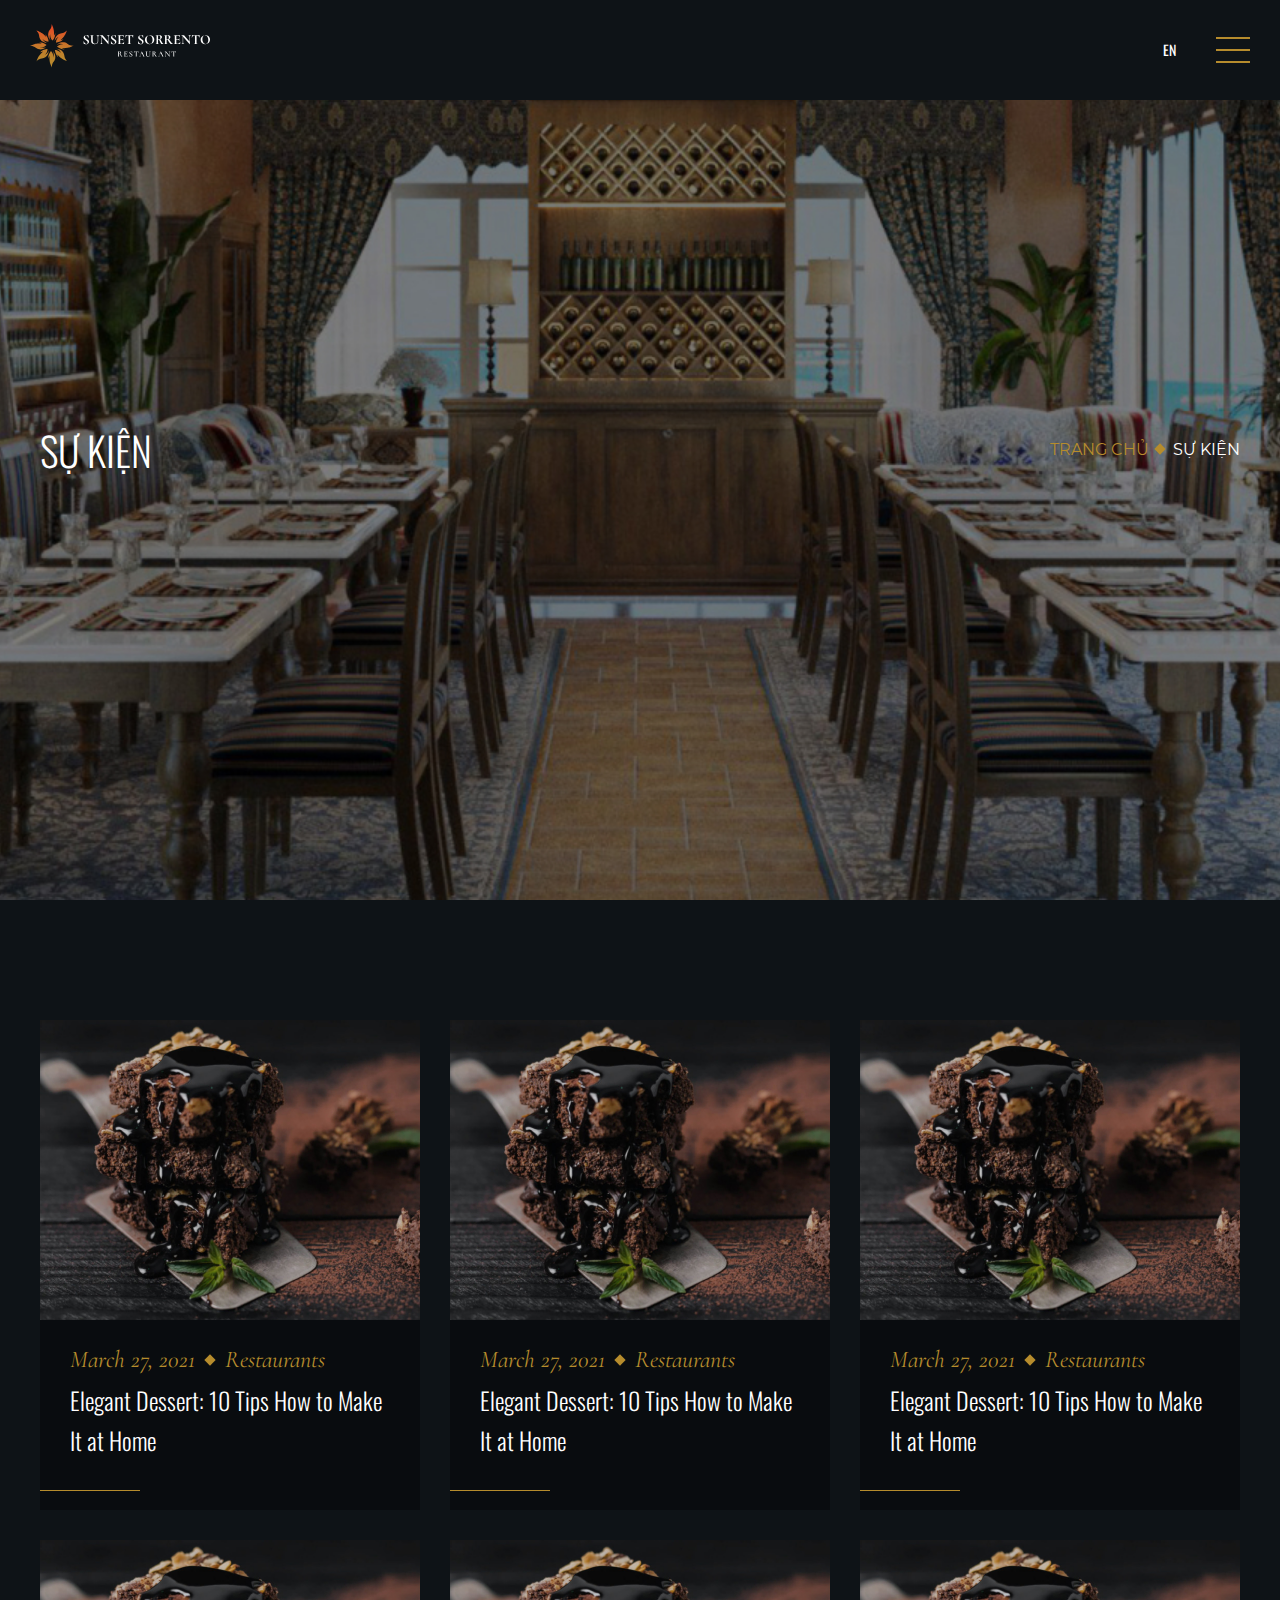
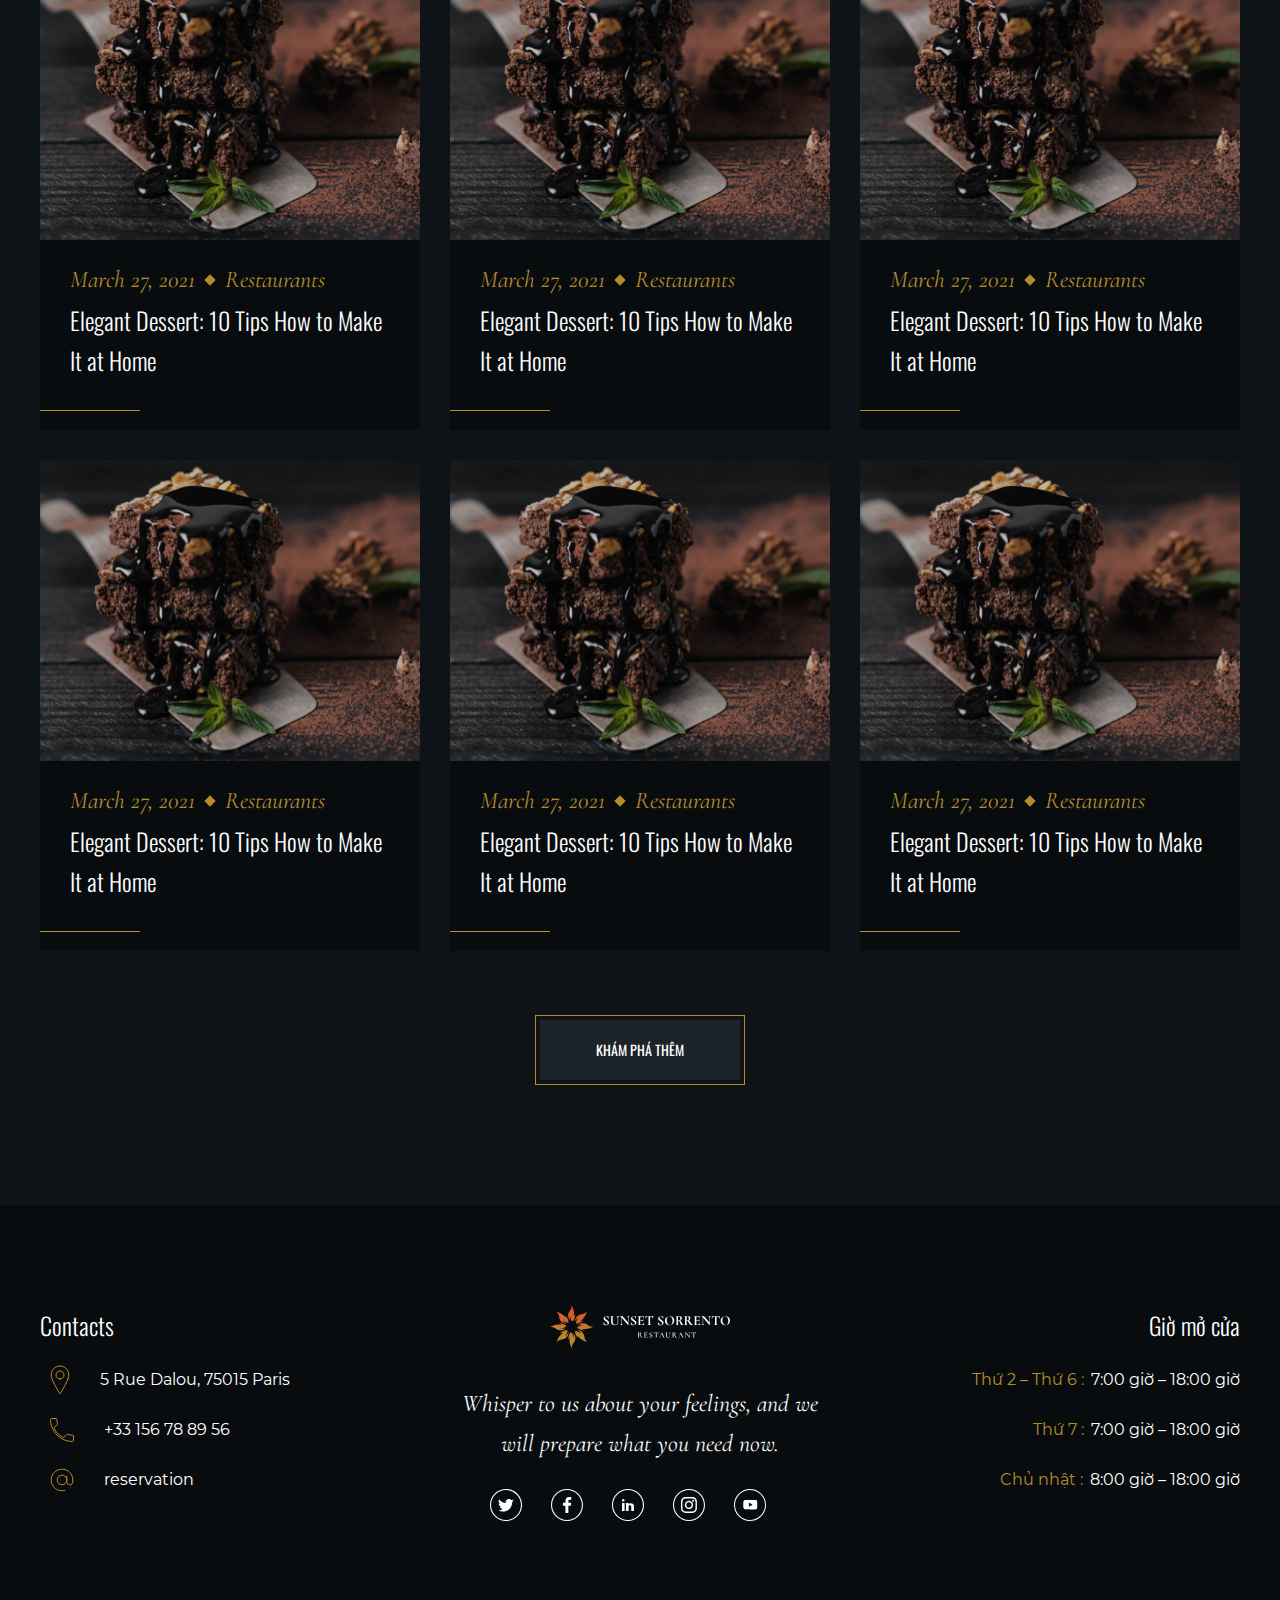
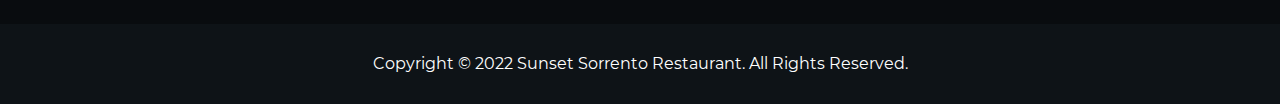
<file: event.html>
<!DOCTYPE html>
<html>

<head>
    <meta charset="UTF-8" />
    <meta name="viewport" content="width=device-width, initial-scale=1.0, maximum-scale=1.0, user-scalable=0" />
    <meta http-equiv="X-UA-Compatible" content="IE=edge,chrome=1" />
    <title>Taste Royale Cuisine</title>
    <link rel="icon" href="favicon.ico">
    <meta name="title" content="" />
    <meta name="description" content="" />

    <!-- meta facebook -->
    <meta property="og:locale" content="vi" />
    <meta property="og:type" content="article" />
    <meta property="og:title" content="" />
    <meta property="og:description" content="" />
    <meta property="og:url" content="" />
    <meta property="og:site_name" content="" />
    <meta property="og:image" content="" />

    <link rel="stylesheet" href="dest/style.min.css">
    <link rel="stylesheet" href="dest/fonts.css">
</head>

<!-- Mỗi body của mỗi page nên có class ví dụ homepage, aboutpage, contactpage... -->

<body class="homepage">
    <!-- HEADER -->
    <header class="header">
        <div class="logo">
            <a href="#" target="_blank"><img src="img/logo.svg" alt=""></a>
        </div>
        <ul class="menu">
            <li><a href="index.html">TRANG CHỦ </a> </li>
            <li><a href="about.html">VỀ CHÚNG TÔI</a></li>
            <li><a href="service.html">DỊCH VỤ</a> </li>
            <li><a href="event.html" class="active">SỰ KIỆN</a> </li>
            <li><a href="menu.html">THỰC ĐƠN</a> </li>
            <li><a href="location.html">ĐIỂM ĐẾN</a></li>
            <li><a href="library.html">THƯ VIỆN</a> </li>
            <li><a href="contact.html">LIÊN HỆ</a> </li>
        </ul>
        <div class="right">
            <div class="lang">
                <div class="lang__select"><a href="#">EN</a></div>
                <div class="lang__option">
                    <a href="#">JP</a>
                    <a href="#">VN</a>
                    <a href="#">EU</a>
                </div>

            </div>
            <div class="btn__menu">
                <span></span>
            </div>

            <a class="btn-header" href="#">ĐẶT BÀN</a>

        </div>
    </header>
    <nav class="nav">
        <ul>
            <li><a href="index.html">TRANG CHỦ </a> </li>
            <li><a href="about.html">VỀ CHÚNG TÔI</a></li>
            <li><a href="service.html">DỊCH VỤ</a> </li>
            <li><a href="event.html">SỰ KIỆN</a> </li>
            <li><a href="menu.html">THỰC ĐƠN</a> </li>
            <li><a href="location.html">ĐIỂM ĐẾN</a></li>
            <li><a href="library.html">THƯ VIỆN</a> </li>
            <li><a href="contact.html">LIÊN HỆ</a> </li>
        </ul>
        <a class="btn-header" href="#">ĐẶT BÀN</a>
    </nav>

    <!-- MAIN -->
    <main class="mainwrapper">
        <!-- Example HTML -->
        <section class="scbanner">
            <div class="container">
                <div class="content-banner">
                    <h3 class="title">
                        SỰ KIỆN
                    </h3>
                    <div class="desc">
                        <a href="#" class="desc --des">
                            TRANG CHỦ
                        </a>


                        <a href="#" class="desc">
                            SỰ KIỆN
                        </a>


                    </div>



                </div>
            </div>

            <div class="imgbanner">
                <img src="img/event-banner.jpg" alt="">
            </div>
        </section>
        <section class="scproduct">
            <div class="container">
                <div class="content-list">


                    <div class="listproduct">
                        <div class="listproduct__items">
                            <div class="imgproduct">
                                <a href="eventdetail.html">
                                    <img src="img/our-blog-home.jpg" alt="">
                                </a>
                            </div>

                            <div class="content-list">
                                <div class="title-section">
                                    <p class="time">March 27, 2021</p>
                                    <p class="location">Restaurants</p>
                                </div>
                                <a href="eventdetail.html" class="heading">
                                    Elegant Dessert: 10 Tips How to Make It at Home
                                </a>
                            </div>

                        </div>
                        <div class="listproduct__items">
                            <div class="imgproduct">
                                <a href="eventdetail.html">
                                    <img src="img/our-blog-home.jpg" alt="">
                                </a>
                            </div>
                            <div class="content-list">
                                <div class="title-section">
                                    <p class="time">March 27, 2021</p>
                                    <p class="location">Restaurants</p>
                                </div>
                                <a href="eventdetail.html" class="heading">
                                    Elegant Dessert: 10 Tips How to Make It at Home
                                </a>
                            </div>

                        </div>
                        <div class="listproduct__items">
                            <div class="imgproduct">
                                <a href="eventdetail.html">
                                    <img src="img/our-blog-home.jpg" alt="">
                                </a>
                            </div>
                            <div class="content-list">
                                <div class="title-section">
                                    <p class="time">March 27, 2021</p>
                                    <p class="location">Restaurants</p>
                                </div>
                                <a href="eventdetail.html" class="heading">
                                    Elegant Dessert: 10 Tips How to Make It at Home
                                </a>
                            </div>

                        </div>
                        <div class="listproduct__items">
                            <div class="imgproduct">
                                <a href="eventdetail.html">
                                    <img src="img/our-blog-home.jpg" alt="">
                                </a>
                            </div>

                            <div class="content-list">
                                <div class="title-section">
                                    <p class="time">March 27, 2021</p>
                                    <p class="location">Restaurants</p>
                                </div>
                                <a href="eventdetail.html" class="heading">
                                    Elegant Dessert: 10 Tips How to Make It at Home
                                </a>
                            </div>

                        </div>
                        <div class="listproduct__items">
                            <div class="imgproduct">
                                <a href="eventdetail.html">
                                    <img src="img/our-blog-home.jpg" alt="">
                                </a>
                            </div>
                            <div class="content-list">
                                <div class="title-section">
                                    <p class="time">March 27, 2021</p>
                                    <p class="location">Restaurants</p>
                                </div>
                                <a href="eventdetail.html" class="heading">
                                    Elegant Dessert: 10 Tips How to Make It at Home
                                </a>
                            </div>

                        </div>
                        <div class="listproduct__items">
                            <div class="imgproduct">
                                <a href="eventdetail.html">
                                    <img src="img/our-blog-home.jpg" alt="">
                                </a>
                            </div>
                            <div class="content-list">
                                <div class="title-section">
                                    <p class="time">March 27, 2021</p>
                                    <p class="location">Restaurants</p>
                                </div>
                                <a href="eventdetail.html" class="heading">
                                    Elegant Dessert: 10 Tips How to Make It at Home
                                </a>
                            </div>

                        </div>
                        <div class="listproduct__items">
                            <div class="imgproduct">
                                <a href="eventdetail.html">
                                    <img src="img/our-blog-home.jpg" alt="">
                                </a>
                            </div>

                            <div class="content-list">
                                <div class="title-section">
                                    <p class="time">March 27, 2021</p>
                                    <p class="location">Restaurants</p>
                                </div>
                                <a href="eventdetail.html" class="heading">
                                    Elegant Dessert: 10 Tips How to Make It at Home
                                </a>
                            </div>

                        </div>
                        <div class="listproduct__items">
                            <div class="imgproduct">
                                <a href="eventdetail.html">
                                    <img src="img/our-blog-home.jpg" alt="">
                                </a>
                            </div>
                            <div class="content-list">
                                <div class="title-section">
                                    <p class="time">March 27, 2021</p>
                                    <p class="location">Restaurants</p>
                                </div>
                                <a href="eventdetail.html" class="heading">
                                    Elegant Dessert: 10 Tips How to Make It at Home
                                </a>
                            </div>

                        </div>
                        <div class="listproduct__items">
                            <div class="imgproduct">
                                <a href="eventdetail.html">
                                    <img src="img/our-blog-home.jpg" alt="">
                                </a>
                            </div>
                            <div class="content-list">
                                <div class="title-section">
                                    <p class="time">March 27, 2021</p>
                                    <p class="location">Restaurants</p>
                                </div>
                                <a href="eventdetail.html" class="heading">
                                    Elegant Dessert: 10 Tips How to Make It at Home
                                </a>
                            </div>

                        </div>

                    </div>
                    <a href="#" class="btn"> Khám Phá Thêm</a>
                </div>
        </section>
        <div class="btnbacktotop">
            <a href="" class="backtotop">
                <img src="img/icon-prev.svg" alt="">
            </a>
        </div>

    </main>

    <!-- FOOTER -->
    <footer class="footer">
        <div class="container">
            <div class="top">
                <div class="left">
                    <h3 class="heading">
                        Contacts
                    </h3>
                    <div class="left__list">
                        <div class="left__list-item">
                            <img src="img/location-logo.svg" alt="">
                            <p class="desc">5 Rue Dalou, 75015 Paris</p>
                        </div>
                        <div class="left__list-item">
                            <img src="img/phone-logo.svg" alt="">
                            <p class="desc">+33 156 78 89 56
                            </p>
                        </div>
                        <div class="left__list-item">
                            <img src="img/reser-icon.svg" alt="">
                            <p class="desc">reservation</p>
                        </div>

                    </div>
                </div>
                <div class="mid">
                    <img src="img/logo.svg" alt="">
                    <p class="title-section --des">
                        Whisper to us about your feelings, and we will prepare what you need now.
                    </p>
                    <div class="icon">
                        <a href="#">
                            <img src="img/Twitter.svg" alt="">
                        </a>
                        <a href="#">
                            <img src="img/Fb.svg" alt="">
                        </a>
                        <a href="#">
                            <img src="img/et_linkedin.svg" alt="">
                        </a>
                        <a href="#">
                            <img src="img/Ins.svg" alt="">
                        </a>
                        <a href="#">
                            <img src="img/ytb.svg" alt="">
                        </a>
                    </div>
                </div>
                <div class="right">
                    <h3 class="heading">
                        Giờ mở cửa
                    </h3>
                    <div class="right__list">
                        <div class="right__list-item">
                            <p class="desc --date">
                                Thứ 2 – Thứ 6 :
                            </p>
                            <p class="desc">
                                7:00 giờ – 18:00 giờ
                            </p>
                        </div>
                        <div class="right__list-item">
                            <p class="desc --date">
                                Thứ 7 :
                            </p>
                            <p class="desc">
                                7:00 giờ – 18:00 giờ
                            </p>
                        </div>
                        <div class="right__list-item">
                            <p class="desc --date">
                                Chủ nhật :
                            </p>
                            <p class="desc">
                                8:00 giờ – 18:00 giờ
                            </p>
                        </div>
                    </div>
                </div>
            </div>

        </div>
        <div class="bottom">
            <p class="desc">
                Copyright © 2022 Sunset Sorrento Restaurant. All Rights Reserved.
            </p>
        </div>


    </footer>

    <script type="text/javascript" src="dest/jsmain.min.js"></script>
    <script type="text/javascript" src="dest/main.js"></script>

</body>

</html>
</file>
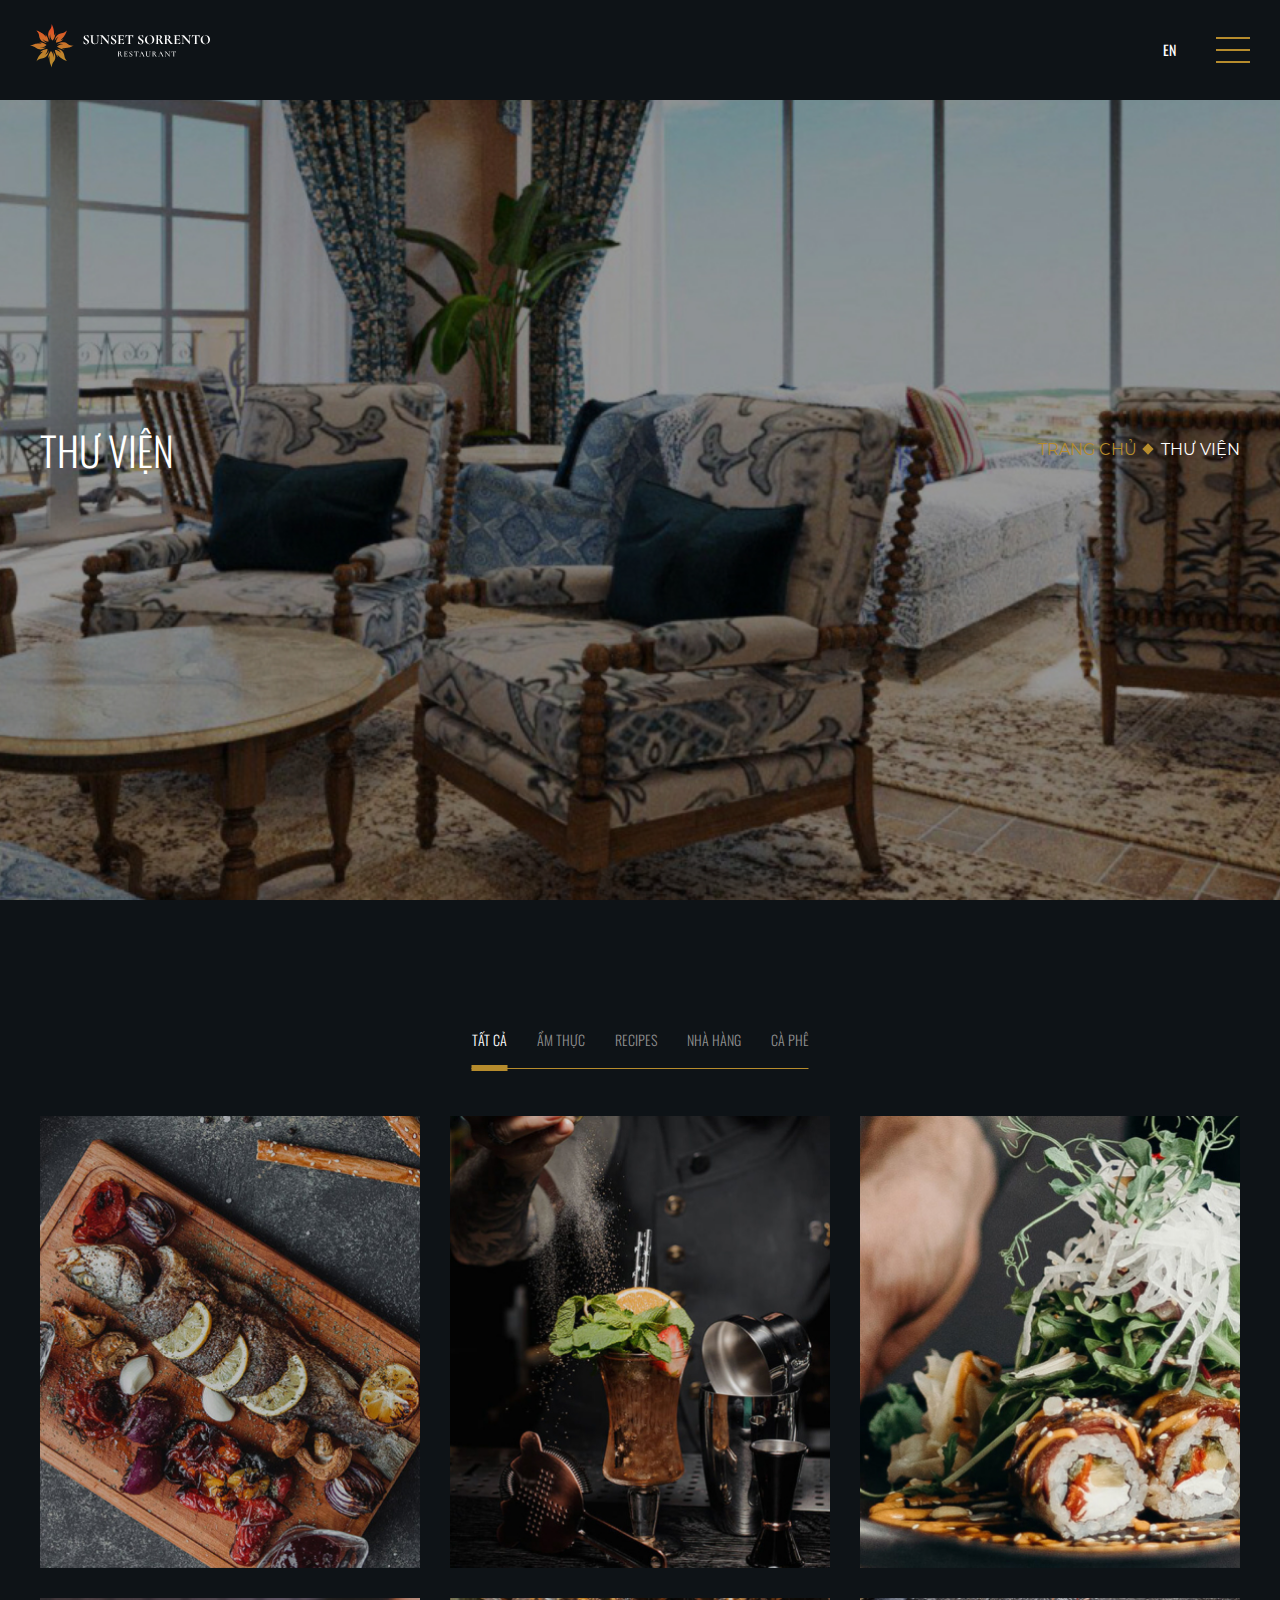
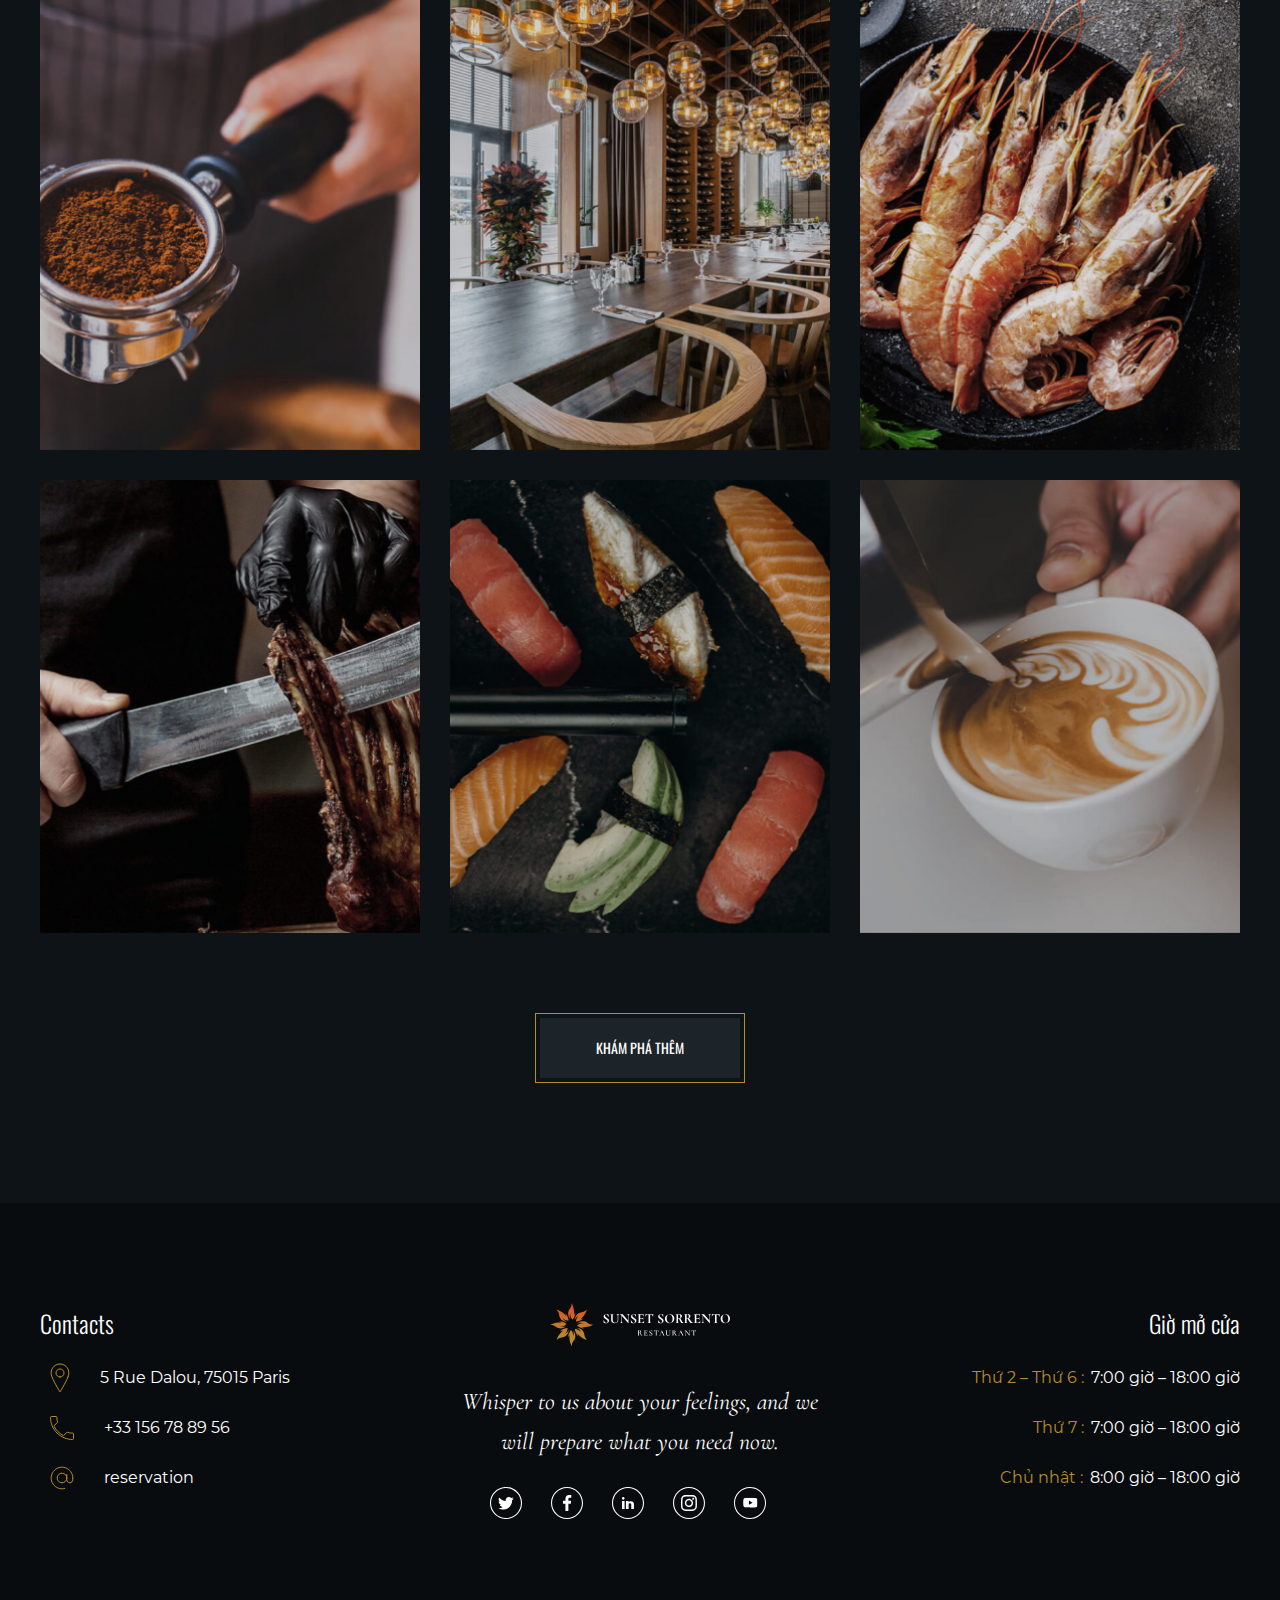
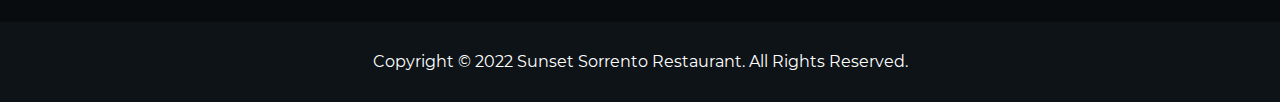
<file: library.html>
<!DOCTYPE html>
<html>

<head>
    <meta charset="UTF-8" />
    <meta name="viewport" content="width=device-width, initial-scale=1.0, maximum-scale=1.0, user-scalable=0" />
    <meta http-equiv="X-UA-Compatible" content="IE=edge,chrome=1" />
    <title>Taste Royale Cuisine</title>
    <link rel="icon" href="favicon.ico">
    <meta name="title" content="" />
    <meta name="description" content="" />

    <!-- meta facebook -->
    <meta property="og:locale" content="vi" />
    <meta property="og:type" content="article" />
    <meta property="og:title" content="" />
    <meta property="og:description" content="" />
    <meta property="og:url" content="" />
    <meta property="og:site_name" content="" />
    <meta property="og:image" content="" />

    <link rel="stylesheet" href="dest/style.min.css">
    <link rel="stylesheet" href="dest/fonts.css">
</head>

<!-- Mỗi body của mỗi page nên có class ví dụ homepage, aboutpage, contactpage... -->

<body class="homepage">
    <!-- HEADER -->
    <header class="header">
        <div class="logo">
            <a href="#" target="_blank"><img src="img/logo.svg" alt=""></a>
        </div>
        <ul class="menu">
            <li><a href="index.html">TRANG CHỦ </a> </li>
            <li><a href="about.html">VỀ CHÚNG TÔI</a></li>
            <li><a href="service.html">DỊCH VỤ</a> </li>
            <li><a href="event.html">SỰ KIỆN</a> </li>
            <li><a href="menu.html">THỰC ĐƠN</a> </li>
            <li><a href="location.html">ĐIỂM ĐẾN</a></li>
            <li><a href="library.html" class="active">THƯ VIỆN</a> </li>
            <li><a href="contact.html">LIÊN HỆ</a> </li>
        </ul>
        <div class="right">
            <div class="lang">
                <div class="lang__select"><a href="#">EN</a></div>
                <div class="lang__option">
                    <a href="#">JP</a>
                    <a href="#">VN</a>
                    <a href="#">EU</a>
                </div>

            </div>
            <div class="btn__menu">
                <span></span>
            </div>

            <a class="btn-header" href="#">ĐẶT BÀN</a>

        </div>
    </header>
    <nav class="nav">
        <ul>
            <li><a href="index.html">TRANG CHỦ </a> </li>
            <li><a href="about.html">VỀ CHÚNG TÔI</a></li>
            <li><a href="service.html">DỊCH VỤ</a> </li>
            <li><a href="event.html">SỰ KIỆN</a> </li>
            <li><a href="menu.html">THỰC ĐƠN</a> </li>
            <li><a href="location.html">ĐIỂM ĐẾN</a></li>
            <li><a href="library.html">THƯ VIỆN</a> </li>
            <li><a href="contact.html">LIÊN HỆ</a> </li>
        </ul>
        <a class="btn-header" href="#">ĐẶT BÀN</a>
    </nav>

    <!-- MAIN -->
    <main class="mainwrapper">
        <!-- Example HTML -->
        <section class="scbanner">
            <div class="container">
                <div class="content-banner">
                    <h3 class="title">
                        THƯ VIỆN
                    </h3>
                    <div class="desc">
                        <a href="#" class="desc --des">
                            TRANG CHỦ
                        </a>


                        <a href="#" class="desc">
                            THƯ VIỆN
                        </a>


                    </div>



                </div>
            </div>

            <div class="imgbanner">
                <img src="img/libs-banner.jpg" alt="">
            </div>
        </section>
        <section class="sclib">
            <div class="container">
                <div class="content-list">

                    <ul class="libmenu">
                        <li class="heading --head active" data-tab="1">tất cả</li>
                        <li class="heading --head" data-tab="2">ẩm thực</li>
                        <li class="heading --head" data-tab="3">recipes</li>
                        <li class="heading --head" data-tab="4">nhà hàng</li>
                        <li class="heading --head" data-tab="5"> cà phê</li>

                    </ul>
                    <div class="listproduct items-1 active">

                        <div class="imgproduct">
                            <a href="">
                                <img src="img/lib1.jpg" alt="" data-fancybox="imglibs">
                            </a>
                        </div>


                        <div class="imgproduct">
                            <a href="">
                                <img src="img/lib2.jpg" alt="" data-fancybox="imglibs">
                            </a>
                        </div>
                        <div class="imgproduct">
                            <a href="">
                                <img src="img/lib3.jpg" alt="" data-fancybox="imglibs">
                            </a>
                        </div>
                        <div class="imgproduct">
                            <a href="">
                                <img src="img/lib4.jpg" alt="" data-fancybox="imglibs">
                            </a>
                        </div>
                        <div class="imgproduct">
                            <a href="">
                                <img src="img/lib5.jpg" alt="" data-fancybox="imglibs">
                            </a>
                        </div>
                        <div class="imgproduct">
                            <a href="">
                                <img src="img/lib6.jpg" alt="" data-fancybox="imglibs">
                            </a>
                        </div>
                        <div class="imgproduct">
                            <a href="">
                                <img src="img/lib7.jpg" alt="" data-fancybox="imglibs">
                            </a>
                        </div>
                        <div class="imgproduct">
                            <a href="">
                                <img src="img/lib8.jpg" alt="" data-fancybox="imglibs">
                            </a>
                        </div>
                        <div class="imgproduct">
                            <a href="">
                                <img src="img/lib9.jpg" alt="" data-fancybox="imglibs">
                            </a>
                        </div>

                    </div>
                    <div class="listproduct items-2">


                        <div class="imgproduct">
                            <a href="">
                                <img src="img/lib7.jpg" alt="" data-fancybox="imglibs1">
                            </a>
                        </div>
                        <div class="imgproduct">
                            <a href="">
                                <img src="img/lib8.jpg" alt="" data-fancybox="imglibs1">
                            </a>
                        </div>
                        <div class="imgproduct">
                            <a href="">
                                <img src="img/lib9.jpg" alt="" data-fancybox="imglibs1">
                            </a>
                        </div>

                    </div>
                    <div class="listproduct items-3 ">


                        <div class="imgproduct">
                            <a href="">
                                <img src="img/lib4.jpg" alt="" data-fancybox="imglibs2">
                            </a>
                        </div>
                        <div class="imgproduct">
                            <a href="">
                                <img src="img/lib5.jpg" alt="" data-fancybox="imglibs2">
                            </a>
                        </div>
                        <div class="imgproduct">
                            <a href="">
                                <img src="img/lib6.jpg" alt="" data-fancybox="imglibs2">
                            </a>
                        </div>
                        <div class="imgproduct">
                            <a href="">
                                <img src="img/lib7.jpg" alt="" data-fancybox="imglibs2">
                            </a>
                        </div>
                        <div class="imgproduct">
                            <a href="">
                                <img src="img/lib8.jpg" alt="" data-fancybox="imglibs2">
                            </a>
                        </div>
                        <div class="imgproduct">
                            <a href="">
                                <img src="img/lib9.jpg" alt="" data-fancybox="imglibs2">
                            </a>
                        </div>

                    </div>
                    <div class="listproduct items-4 ">

                        <div class="imgproduct">
                            <a href="">
                                <img src="img/lib1.jpg" alt="" data-fancybox="imglibs3">
                            </a>
                        </div>


                        <div class="imgproduct">
                            <a href="">
                                <img src="img/lib2.jpg" alt="" data-fancybox="imglibs3">
                            </a>
                        </div>
                        <div class="imgproduct">
                            <a href="">
                                <img src="img/lib3.jpg" alt="" data-fancybox="imglibs3">
                            </a>
                        </div>
                        <div class="imgproduct">
                            <a href="">
                                <img src="img/lib4.jpg" alt="" data-fancybox="imglibs3">
                            </a>
                        </div>
                        <div class="imgproduct">
                            <a href="">
                                <img src="img/lib5.jpg" alt="" data-fancybox="imglibs3">
                            </a>
                        </div>

                    </div>
                    <div class="listproduct items-5">


                        <div class="imgproduct">
                            <a href="">
                                <img src="img/lib7.jpg" alt="" data-fancybox="imglibs4">
                            </a>
                        </div>
                        <div class="imgproduct">
                            <a href="">
                                <img src="img/lib8.jpg" alt="" data-fancybox="imglibs4">
                            </a>
                        </div>
                        <div class="imgproduct">
                            <a href="">
                                <img src="img/lib9.jpg" alt="" data-fancybox="imglibs4">
                            </a>
                        </div>

                    </div>
                    <a href="#" class="btn"> Khám Phá Thêm</a>
                </div>
        </section>
        <div class="btnbacktotop">
            <a href="" class="backtotop">
                <img src="img/icon-prev.svg" alt="">
            </a>
        </div>

    </main>

    <!-- FOOTER -->
    <footer class="footer">
        <div class="container">
            <div class="top">
                <div class="left">
                    <h3 class="heading">
                        Contacts
                    </h3>
                    <div class="left__list">
                        <div class="left__list-item">
                            <img src="img/location-logo.svg" alt="">
                            <p class="desc">5 Rue Dalou, 75015 Paris</p>
                        </div>
                        <div class="left__list-item">
                            <img src="img/phone-logo.svg" alt="">
                            <p class="desc">+33 156 78 89 56
                            </p>
                        </div>
                        <div class="left__list-item">
                            <img src="img/reser-icon.svg" alt="">
                            <p class="desc">reservation</p>
                        </div>

                    </div>
                </div>
                <div class="mid">
                    <img src="img/logo.svg" alt="">
                    <p class="title-section --des">
                        Whisper to us about your feelings, and we will prepare what you need now.
                    </p>
                    <div class="icon">
                        <a href="#">
                            <img src="img/Twitter.svg" alt="">
                        </a>
                        <a href="#">
                            <img src="img/Fb.svg" alt="">
                        </a>
                        <a href="#">
                            <img src="img/et_linkedin.svg" alt="">
                        </a>
                        <a href="#">
                            <img src="img/Ins.svg" alt="">
                        </a>
                        <a href="#">
                            <img src="img/ytb.svg" alt="">
                        </a>
                    </div>
                </div>
                <div class="right">
                    <h3 class="heading">
                        Giờ mở cửa
                    </h3>
                    <div class="right__list">
                        <div class="right__list-item">
                            <p class="desc --date">
                                Thứ 2 – Thứ 6 :
                            </p>
                            <p class="desc">
                                7:00 giờ – 18:00 giờ
                            </p>
                        </div>
                        <div class="right__list-item">
                            <p class="desc --date">
                                Thứ 7 :
                            </p>
                            <p class="desc">
                                7:00 giờ – 18:00 giờ
                            </p>
                        </div>
                        <div class="right__list-item">
                            <p class="desc --date">
                                Chủ nhật :
                            </p>
                            <p class="desc">
                                8:00 giờ – 18:00 giờ
                            </p>
                        </div>
                    </div>
                </div>
            </div>

        </div>
        <div class="bottom">
            <p class="desc">
                Copyright © 2022 Sunset Sorrento Restaurant. All Rights Reserved.
            </p>
        </div>


    </footer>

    <script type="text/javascript" src="dest/jsmain.min.js"></script>
    <script type="text/javascript" src="dest/main.js"></script>

</body>

</html>
</file>
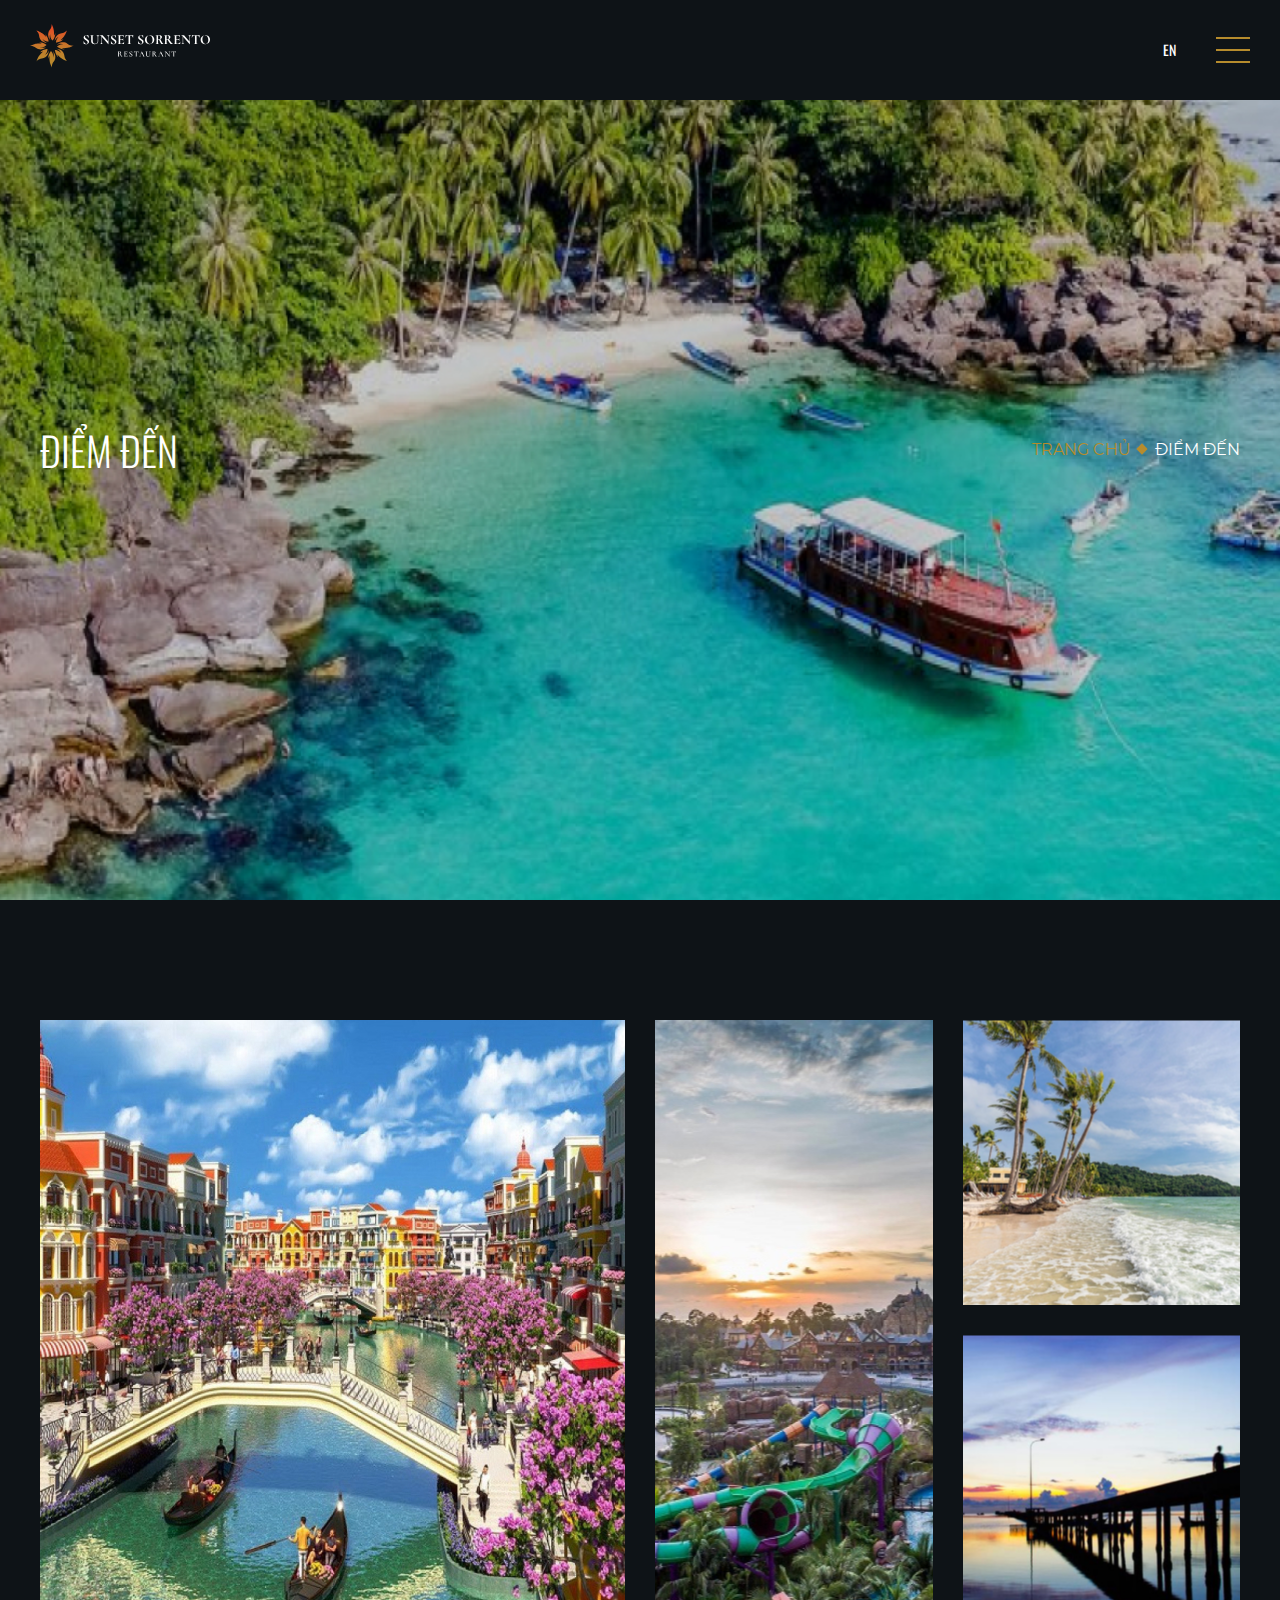
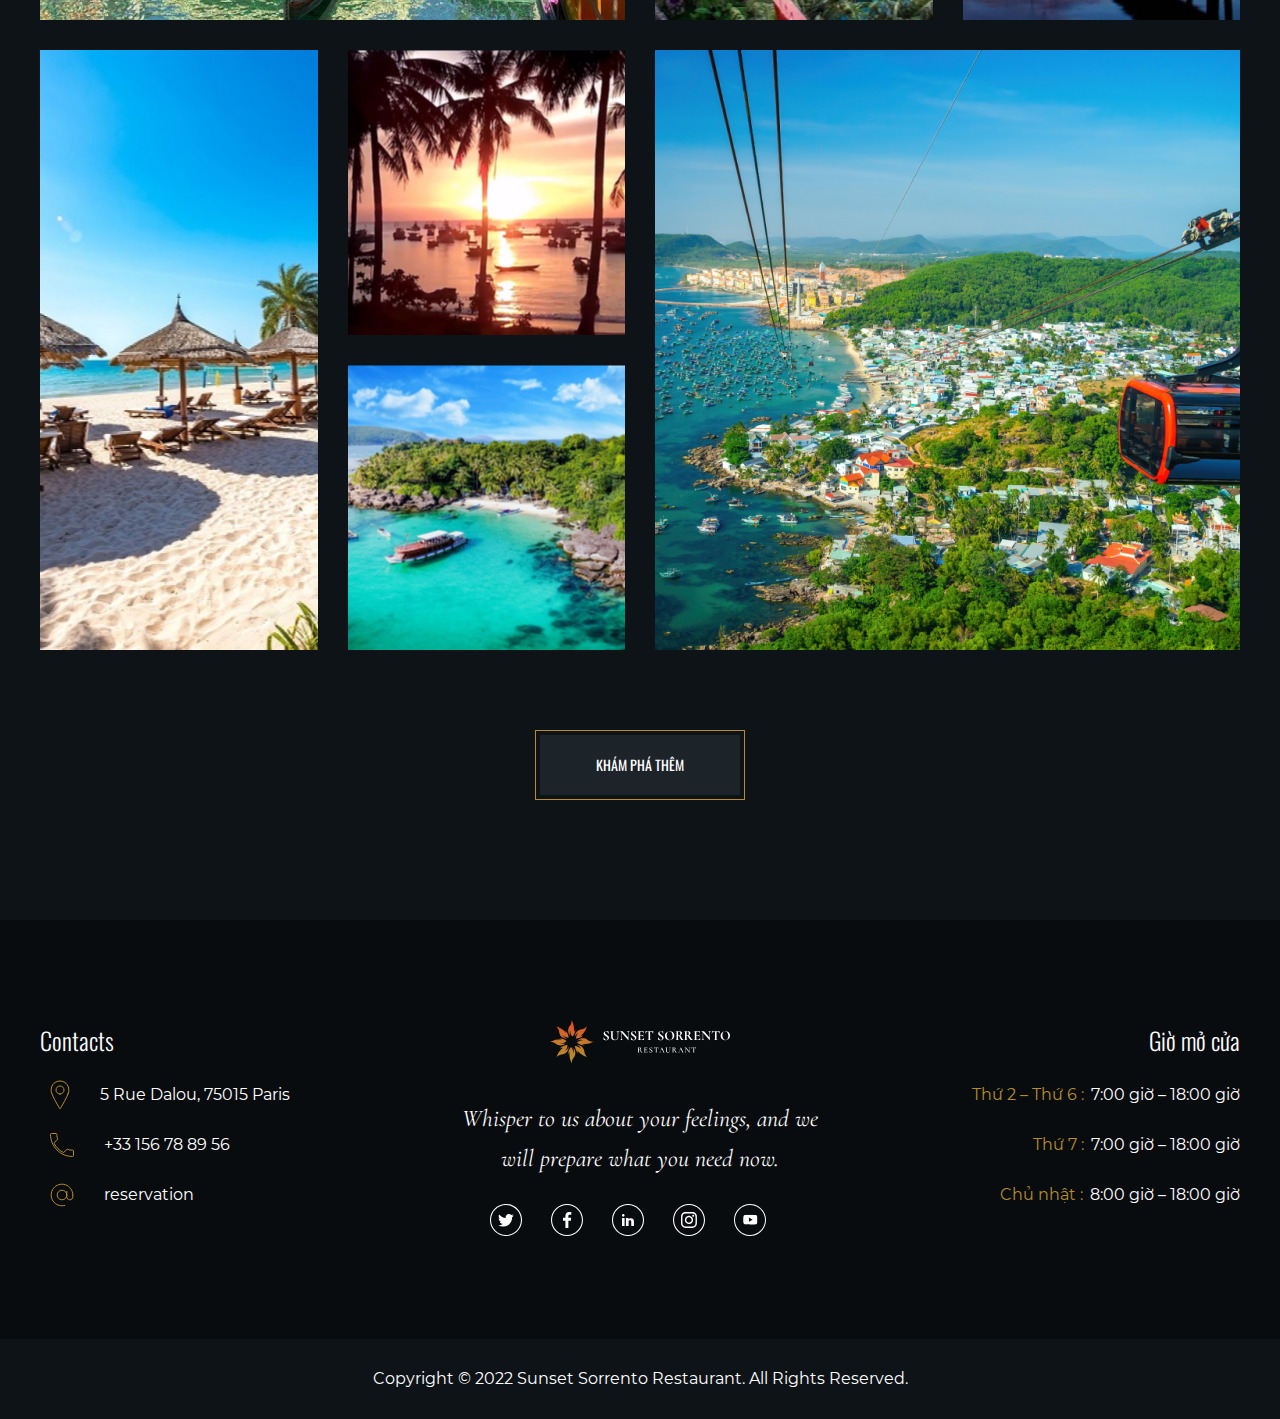
<file: location.html>
<!DOCTYPE html>
<html>

<head>
    <meta charset="UTF-8" />
    <meta name="viewport" content="width=device-width, initial-scale=1.0, maximum-scale=1.0, user-scalable=0" />
    <meta http-equiv="X-UA-Compatible" content="IE=edge,chrome=1" />
    <title>Taste Royale Cuisine</title>
    <link rel="icon" href="favicon.ico">
    <meta name="title" content="" />
    <meta name="description" content="" />

    <!-- meta facebook -->
    <meta property="og:locale" content="vi" />
    <meta property="og:type" content="article" />
    <meta property="og:title" content="" />
    <meta property="og:description" content="" />
    <meta property="og:url" content="" />
    <meta property="og:site_name" content="" />
    <meta property="og:image" content="" />

    <link rel="stylesheet" href="dest/style.min.css">
    <link rel="stylesheet" href="dest/fonts.css">
</head>

<!-- Mỗi body của mỗi page nên có class ví dụ homepage, aboutpage, contactpage... -->

<body class="homepage">
    <!-- HEADER -->
    <header class="header">
        <div class="logo">
            <a href="#" target="_blank"><img src="img/logo.svg" alt=""></a>
        </div>
        <ul class="menu">
            <li><a href="index.html">TRANG CHỦ </a> </li>
            <li><a href="about.html">VỀ CHÚNG TÔI</a></li>
            <li><a href="service.html">DỊCH VỤ</a> </li>
            <li><a href="event.html">SỰ KIỆN</a> </li>
            <li><a href="menu.html">THỰC ĐƠN</a> </li>
            <li><a href="location.html" class="active">ĐIỂM ĐẾN</a></li>
            <li><a href="library.html">THƯ VIỆN</a> </li>
            <li><a href="contact.html">LIÊN HỆ</a> </li>
        </ul>
        <div class="right">
            <div class="lang">
                <div class="lang__select"><a href="#">EN</a></div>
                <div class="lang__option">
                    <a href="#">JP</a>
                    <a href="#">VN</a>
                    <a href="#">EU</a>
                </div>

            </div>
            <div class="btn__menu">
                <span></span>
            </div>

            <a class="btn-header" href="#">ĐẶT BÀN</a>

        </div>
    </header>
    <nav class="nav">
        <ul>
            <li><a href="index.html">TRANG CHỦ </a> </li>
            <li><a href="about.html">VỀ CHÚNG TÔI</a></li>
            <li><a href="service.html">DỊCH VỤ</a> </li>
            <li><a href="event.html">SỰ KIỆN</a> </li>
            <li><a href="menu.html">THỰC ĐƠN</a> </li>
            <li><a href="location.html">ĐIỂM ĐẾN</a></li>
            <li><a href="library.html">THƯ VIỆN</a> </li>
            <li><a href="contact.html">LIÊN HỆ</a> </li>
        </ul>
        <a class="btn-header" href="#">ĐẶT BÀN</a>
    </nav>

    <!-- MAIN -->
    <main class="mainwrapper">
        <!-- Example HTML -->
        <section class="scbanner">
            <div class="container">
                <div class="content-banner">
                    <h3 class="title">
                        ĐIỂM ĐẾN
                    </h3>
                    <div class="desc">
                        <a href="#" class="desc --des">
                            TRANG CHỦ
                        </a>


                        <a href="#" class="desc">
                            ĐIỂM ĐẾN
                        </a>


                    </div>



                </div>
            </div>

            <div class="imgbanner">
                <img src="img/location-banner.jpg" alt="">
            </div>
        </section>
        <section class="scgallery">
            <div class="container">
                <div class="scgallery__list">

                    <a href="locationdetail.html" class="scgallery__list-items">
                        <img src="img/location1.jpg" alt="">
                    </a>
                    <a href="locationdetail.html" class="scgallery__list-items">
                        <img src="img/location2.jpg" alt="">
                    </a>
                    <a href="locationdetail.html" class="scgallery__list-items">
                        <img src="img/location3.jpg" alt="">
                    </a>
                    <a href="locationdetail.html" class="scgallery__list-items">
                        <img src="img/location4.jpg" alt="">
                    </a>


                    <a href="locationdetail.html" class="scgallery__list-items">
                        <img src="img/location5.jpg" alt="">
                    </a>
                    <a href="locationdetail.html" class="scgallery__list-items">
                        <img src="img/location6.jpg" alt="">
                    </a>
                    <a href="locationdetail.html" class="scgallery__list-items">
                        <img src="img/location7.jpg" alt="">
                    </a>
                    <a href="locationdetail.html" class="scgallery__list-items">
                        <img src="img/location8.jpg" alt="">
                    </a>

                </div>
                <a href="#" class="btn">
                    KHÁM PHÁ THÊM
                </a>
            </div>

        </section>
        <div class="btnbacktotop">
            <a href="" class="backtotop">
                <img src="img/icon-prev.svg" alt="">
            </a>
        </div>

    </main>

    <!-- FOOTER -->
    <footer class="footer">
        <div class="container">
            <div class="top">
                <div class="left">
                    <h3 class="heading">
                        Contacts
                    </h3>
                    <div class="left__list">
                        <div class="left__list-item">
                            <img src="img/location-logo.svg" alt="">
                            <p class="desc">5 Rue Dalou, 75015 Paris</p>
                        </div>
                        <div class="left__list-item">
                            <img src="img/phone-logo.svg" alt="">
                            <p class="desc">+33 156 78 89 56
                            </p>
                        </div>
                        <div class="left__list-item">
                            <img src="img/reser-icon.svg" alt="">
                            <p class="desc">reservation</p>
                        </div>

                    </div>
                </div>
                <div class="mid">
                    <img src="img/logo.svg" alt="">
                    <p class="title-section --des">
                        Whisper to us about your feelings, and we will prepare what you need now.
                    </p>
                    <div class="icon">
                        <a href="#">
                            <img src="img/Twitter.svg" alt="">
                        </a>
                        <a href="#">
                            <img src="img/Fb.svg" alt="">
                        </a>
                        <a href="#">
                            <img src="img/et_linkedin.svg" alt="">
                        </a>
                        <a href="#">
                            <img src="img/Ins.svg" alt="">
                        </a>
                        <a href="#">
                            <img src="img/ytb.svg" alt="">
                        </a>
                    </div>
                </div>
                <div class="right">
                    <h3 class="heading">
                        Giờ mở cửa
                    </h3>
                    <div class="right__list">
                        <div class="right__list-item">
                            <p class="desc --date">
                                Thứ 2 – Thứ 6 :
                            </p>
                            <p class="desc">
                                7:00 giờ – 18:00 giờ
                            </p>
                        </div>
                        <div class="right__list-item">
                            <p class="desc --date">
                                Thứ 7 :
                            </p>
                            <p class="desc">
                                7:00 giờ – 18:00 giờ
                            </p>
                        </div>
                        <div class="right__list-item">
                            <p class="desc --date">
                                Chủ nhật :
                            </p>
                            <p class="desc">
                                8:00 giờ – 18:00 giờ
                            </p>
                        </div>
                    </div>
                </div>
            </div>

        </div>
        <div class="bottom">
            <p class="desc">
                Copyright © 2022 Sunset Sorrento Restaurant. All Rights Reserved.
            </p>
        </div>


    </footer>

    <script type="text/javascript" src="dest/jsmain.min.js"></script>
    <script type="text/javascript" src="dest/main.js"></script>

</body>

</html>
</file>
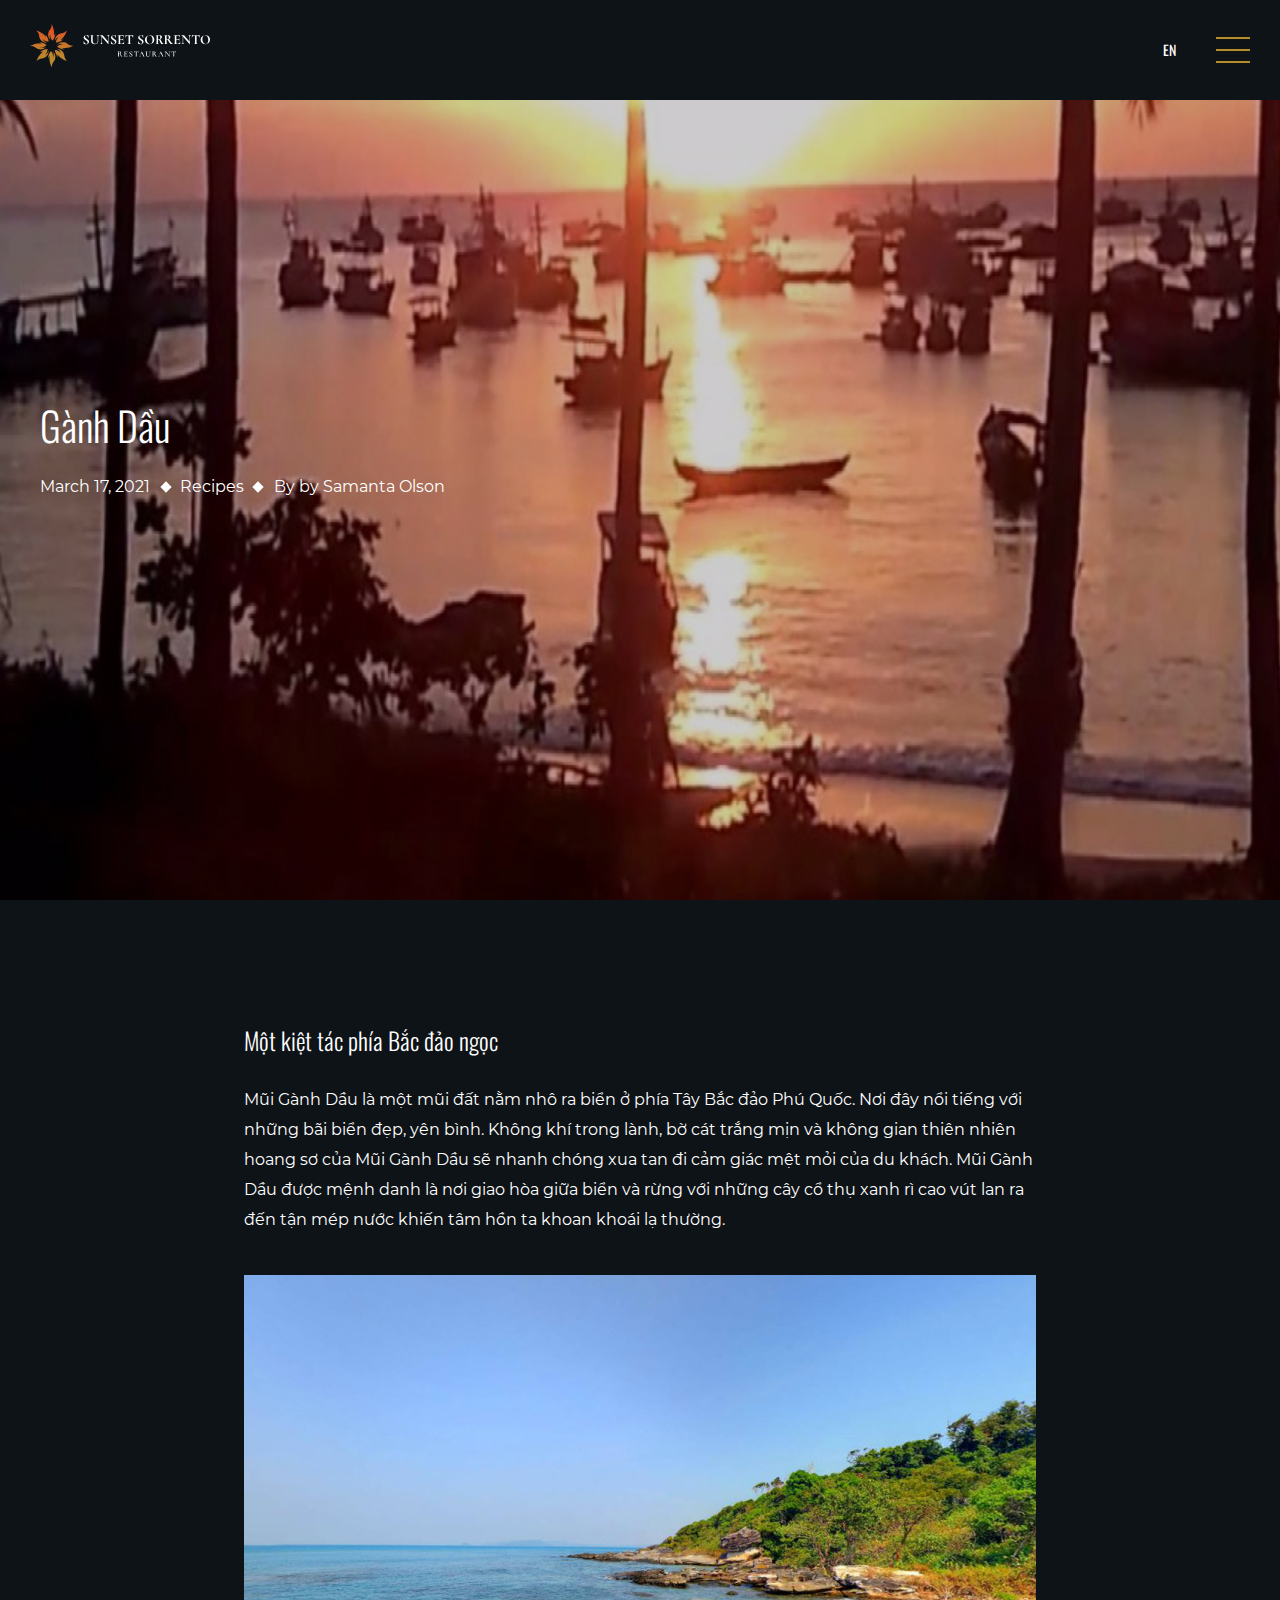
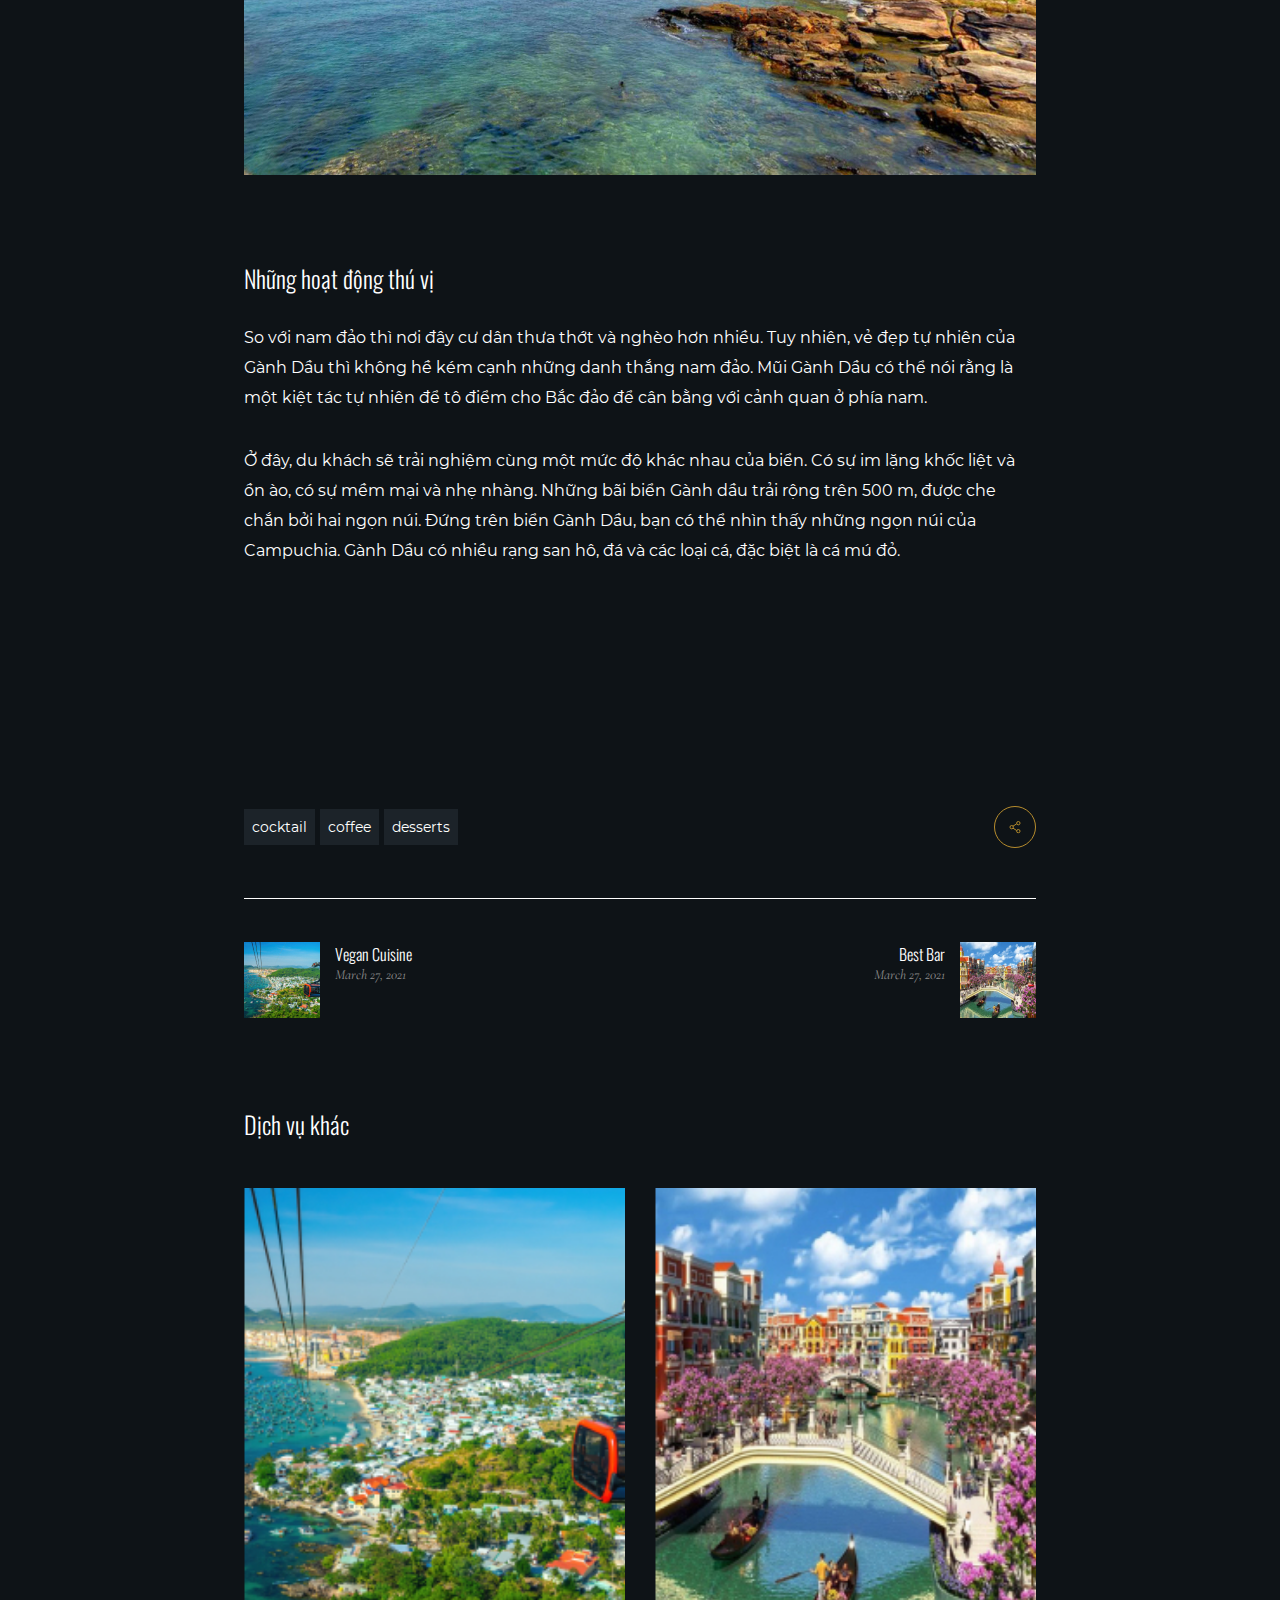
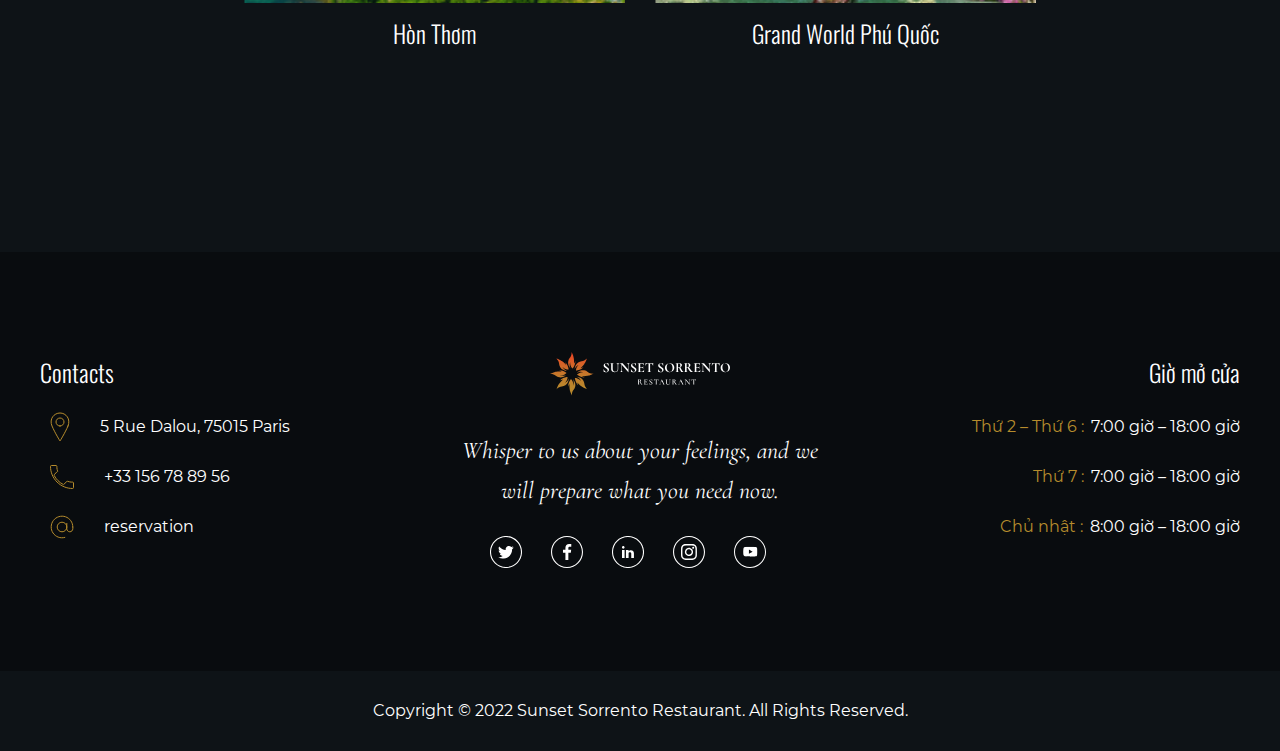
<file: locationdetail.html>
<!DOCTYPE html>
<html>

<head>
    <meta charset="UTF-8" />
    <meta name="viewport" content="width=device-width, initial-scale=1.0, maximum-scale=1.0, user-scalable=0" />
    <meta http-equiv="X-UA-Compatible" content="IE=edge,chrome=1" />
    <title>Taste Royale Cuisine</title>
    <link rel="icon" href="favicon.ico">
    <meta name="title" content="" />
    <meta name="description" content="" />

    <!-- meta facebook -->
    <meta property="og:locale" content="vi" />
    <meta property="og:type" content="article" />
    <meta property="og:title" content="" />
    <meta property="og:description" content="" />
    <meta property="og:url" content="" />
    <meta property="og:site_name" content="" />
    <meta property="og:image" content="" />

    <link rel="stylesheet" href="dest/style.min.css">
    <link rel="stylesheet" href="dest/fonts.css">
</head>

<!-- Mỗi body của mỗi page nên có class ví dụ homepage, aboutpage, contactpage... -->

<body class="homepage">
    <!-- HEADER -->
    <header class="header">
        <div class="logo">
            <a href="#" target="_blank"><img src="img/logo.svg" alt=""></a>
        </div>
        <ul class="menu">
            <li><a href="index.html">TRANG CHỦ </a> </li>
            <li><a href="about.html">VỀ CHÚNG TÔI</a></li>
            <li><a href="service.html">DỊCH VỤ</a> </li>
            <li><a href="event.html">SỰ KIỆN</a> </li>
            <li><a href="menu.html">THỰC ĐƠN</a> </li>
            <li><a href="location.html" class="active">ĐIỂM ĐẾN</a></li>
            <li><a href="library.html">THƯ VIỆN</a> </li>
            <li><a href="contact.html">LIÊN HỆ</a> </li>
        </ul>
        <div class="right">
            <div class="lang">
                <div class="lang__select"><a href="#">EN</a></div>
                <div class="lang__option">
                    <a href="#">JP</a>
                    <a href="#">VN</a>
                    <a href="#">EU</a>
                </div>

            </div>
            <div class="btn__menu">
                <span></span>
            </div>

            <a class="btn-header" href="#">ĐẶT BÀN</a>

        </div>
    </header>
    <nav class="nav">
        <ul>
            <li><a href="index.html">TRANG CHỦ </a> </li>
            <li><a href="about.html">VỀ CHÚNG TÔI</a></li>
            <li><a href="service.html">DỊCH VỤ</a> </li>
            <li><a href="event.html">SỰ KIỆN</a> </li>
            <li><a href="menu.html">THỰC ĐƠN</a> </li>
            <li><a href="location.html">ĐIỂM ĐẾN</a></li>
            <li><a href="library.html">THƯ VIỆN</a> </li>
            <li><a href="contact.html">LIÊN HỆ</a> </li>
        </ul>
        <a class="btn-header" href="#">ĐẶT BÀN</a>
    </nav>

    <!-- MAIN -->
    <main class="mainwrapper">
        <!-- Example HTML -->
        <section class="scbanner">
            <div class="container">
                <div class="content-banners">
                    <h3 class="title">
                        Gành Dầu
                    </h3>
                    <div class="descc">
                        <p href="#" class="desc">
                            March 17, 2021

                        </p>


                        <p href="#" class="desc --des">
                            Recipes

                        </p>
                        <p class="desc">
                            By by Samanta Olson
                        </p>


                    </div>



                </div>
            </div>

            <div class="imgbanner">
                <img src="img/location-detail.jpg" alt="">
            </div>
        </section>
        <section class="scgift">
            <div class="container-fluid">
                <div class="content">
                    <h3 class="heading">
                        Một kiệt tác phía Bắc đảo ngọc
                    </h3>
                    <p class="desc">
                        Mũi Gành Dầu là một mũi đất nằm nhô ra biển ở phía Tây Bắc đảo Phú Quốc. Nơi đây nổi tiếng với
                        những bãi biển đẹp, yên
                        bình. Không khí trong lành, bờ cát trắng mịn và không gian thiên nhiên hoang sơ của Mũi Gành Dầu
                        sẽ nhanh chóng xua tan
                        đi cảm giác mệt mỏi của du khách. Mũi Gành Dầu được mệnh danh là nơi giao hòa giữa biển và rừng
                        với những cây cổ thụ
                        xanh rì cao vút lan ra đến tận mép nước khiến tâm hồn ta khoan khoái lạ thường.
                    </p>
                </div>
                <div class="imggift">
                    <img src="img/location-detail2.jpg" alt="">
                </div>
                <div class="content">
                    <h3 class="heading">
                        Những hoạt động thú vị
                    </h3>
                    <p class="desc">
                        So với nam đảo thì nơi đây cư dân thưa thớt và nghèo hơn nhiều. Tuy nhiên, vẻ đẹp tự nhiên của
                        Gành Dầu thì không hề kém
                        cạnh những danh thắng nam đảo. Mũi Gành Dầu có thể nói rằng là một kiệt tác tự nhiên để tô điểm
                        cho Bắc đảo để cân bằng
                        với cảnh quan ở phía nam.
                    </p>
                    <p class="desc --des">
                        Ở đây, du khách sẽ trải nghiệm cùng một mức độ khác nhau của biển. Có sự im lặng khốc liệt và ồn
                        ào, có sự mềm mại và
                        nhẹ nhàng. Những bãi biển Gành dầu trải rộng trên 500 m, được che chắn bởi hai ngọn núi. Đứng
                        trên biển Gành Dầu, bạn có
                        thể nhìn thấy những ngọn núi của Campuchia. Gành Dầu có nhiều rạng san hô, đá và các loại cá,
                        đặc biệt là cá mú đỏ.
                    </p>
                </div>
            </div>
        </section>

        <section class="sctags">
            <div class="container-fluid">
                <div class="top">
                    <div class="tags">
                        <a href="#" class="btn-header">
                            cocktail
                        </a>
                        <a href="#" class="btn-header">
                            coffee
                        </a>
                        <a href="#" class="btn-header">
                            desserts
                        </a>
                    </div>
                    <div class="logotags">
                        <img src="img/icon-tags.svg" alt="">
                    </div>
                </div>
                <div class="bottom">
                    <div class="bottom__list">
                        <div class="bottom__list-items">

                            <a href="#">
                                <img src="img/honthom1.jpg" alt="">
                            </a>
                            <div class="content">
                                <a href="#" class="heading --head">
                                    Vegan Cuisine
                                </a>
                                <a href="#" class="title-section --ti">
                                    March 27, 2021
                                </a>
                            </div>
                        </div>
                        <div class="bottom__list-items">
                            <a href="#">
                                <img src="img/phuquoc1.jpg" alt="">
                            </a>
                            <div class="content">
                                <a href="#" class="heading --head">
                                    Best Bar
                                </a>
                                <a href="#" class="title-section --ti">
                                    March 27, 2021
                                </a>

                            </div>
                        </div>
                    </div>
                </div>

            </div>
        </section>
        <section class="scservicelq">
            <div class="container-fluid">
                <h3 class="heading">
                    Dịch vụ khác
                </h3>
                <div class="scservicelq__list">
                    <div class="scservicelq__list-items">
                        <div class="imgser">
                            <a href="#">
                                <img src="img/honthom-home.jpg" alt="">
                            </a>
                        </div>

                        <h3 class="heading">
                            Hòn Thơm
                        </h3>
                    </div>
                    <div class="scservicelq__list-items">
                        <div class="imgser">
                            <a href="#">
                                <img src="img/phuquoc-home.jpg" alt="">
                            </a>
                        </div>

                        <h3 class="heading">
                            Grand World Phú Quốc
                        </h3>
                    </div>
                </div>
            </div>
        </section>
        <div class="btnbacktotop">
            <a href="" class="backtotop">
                <img src="img/icon-prev.svg" alt="">
            </a>
        </div>

    </main>

    <!-- FOOTER -->
    <footer class="footer">
        <div class="container">
            <div class="top">
                <div class="left">
                    <h3 class="heading">
                        Contacts
                    </h3>
                    <div class="left__list">
                        <div class="left__list-item">
                            <img src="img/location-logo.svg" alt="">
                            <p class="desc">5 Rue Dalou, 75015 Paris</p>
                        </div>
                        <div class="left__list-item">
                            <img src="img/phone-logo.svg" alt="">
                            <p class="desc">+33 156 78 89 56
                            </p>
                        </div>
                        <div class="left__list-item">
                            <img src="img/reser-icon.svg" alt="">
                            <p class="desc">reservation</p>
                        </div>

                    </div>
                </div>
                <div class="mid">
                    <img src="img/logo.svg" alt="">
                    <p class="title-section --des">
                        Whisper to us about your feelings, and we will prepare what you need now.
                    </p>
                    <div class="icon">
                        <a href="#">
                            <img src="img/Twitter.svg" alt="">
                        </a>
                        <a href="#">
                            <img src="img/Fb.svg" alt="">
                        </a>
                        <a href="#">
                            <img src="img/et_linkedin.svg" alt="">
                        </a>
                        <a href="#">
                            <img src="img/Ins.svg" alt="">
                        </a>
                        <a href="#">
                            <img src="img/ytb.svg" alt="">
                        </a>
                    </div>
                </div>
                <div class="right">
                    <h3 class="heading">
                        Giờ mở cửa
                    </h3>
                    <div class="right__list">
                        <div class="right__list-item">
                            <p class="desc --date">
                                Thứ 2 – Thứ 6 :
                            </p>
                            <p class="desc">
                                7:00 giờ – 18:00 giờ
                            </p>
                        </div>
                        <div class="right__list-item">
                            <p class="desc --date">
                                Thứ 7 :
                            </p>
                            <p class="desc">
                                7:00 giờ – 18:00 giờ
                            </p>
                        </div>
                        <div class="right__list-item">
                            <p class="desc --date">
                                Chủ nhật :
                            </p>
                            <p class="desc">
                                8:00 giờ – 18:00 giờ
                            </p>
                        </div>
                    </div>
                </div>
            </div>

        </div>
        <div class="bottom">
            <p class="desc">
                Copyright © 2022 Sunset Sorrento Restaurant. All Rights Reserved.
            </p>
        </div>


    </footer>

    <script type="text/javascript" src="dest/jsmain.min.js"></script>
    <script type="text/javascript" src="dest/main.js"></script>

</body>

</html>
</file>
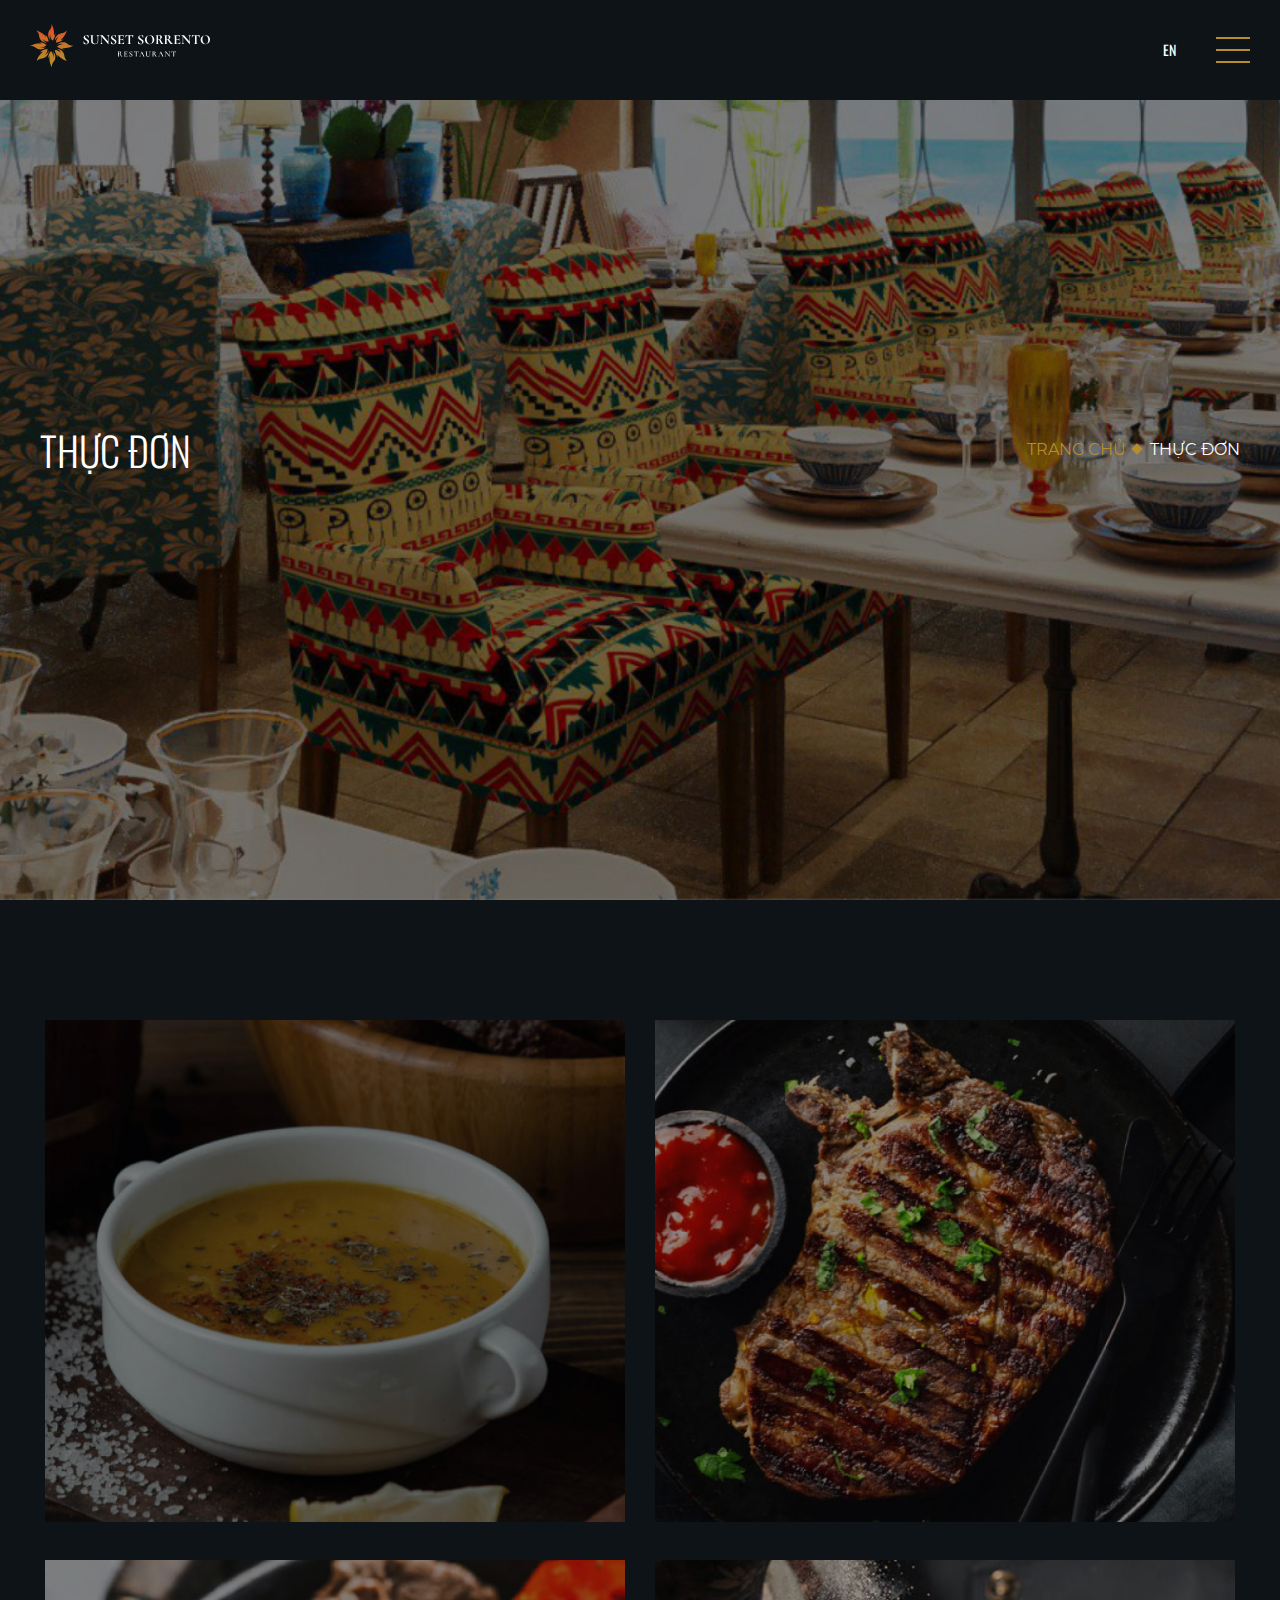
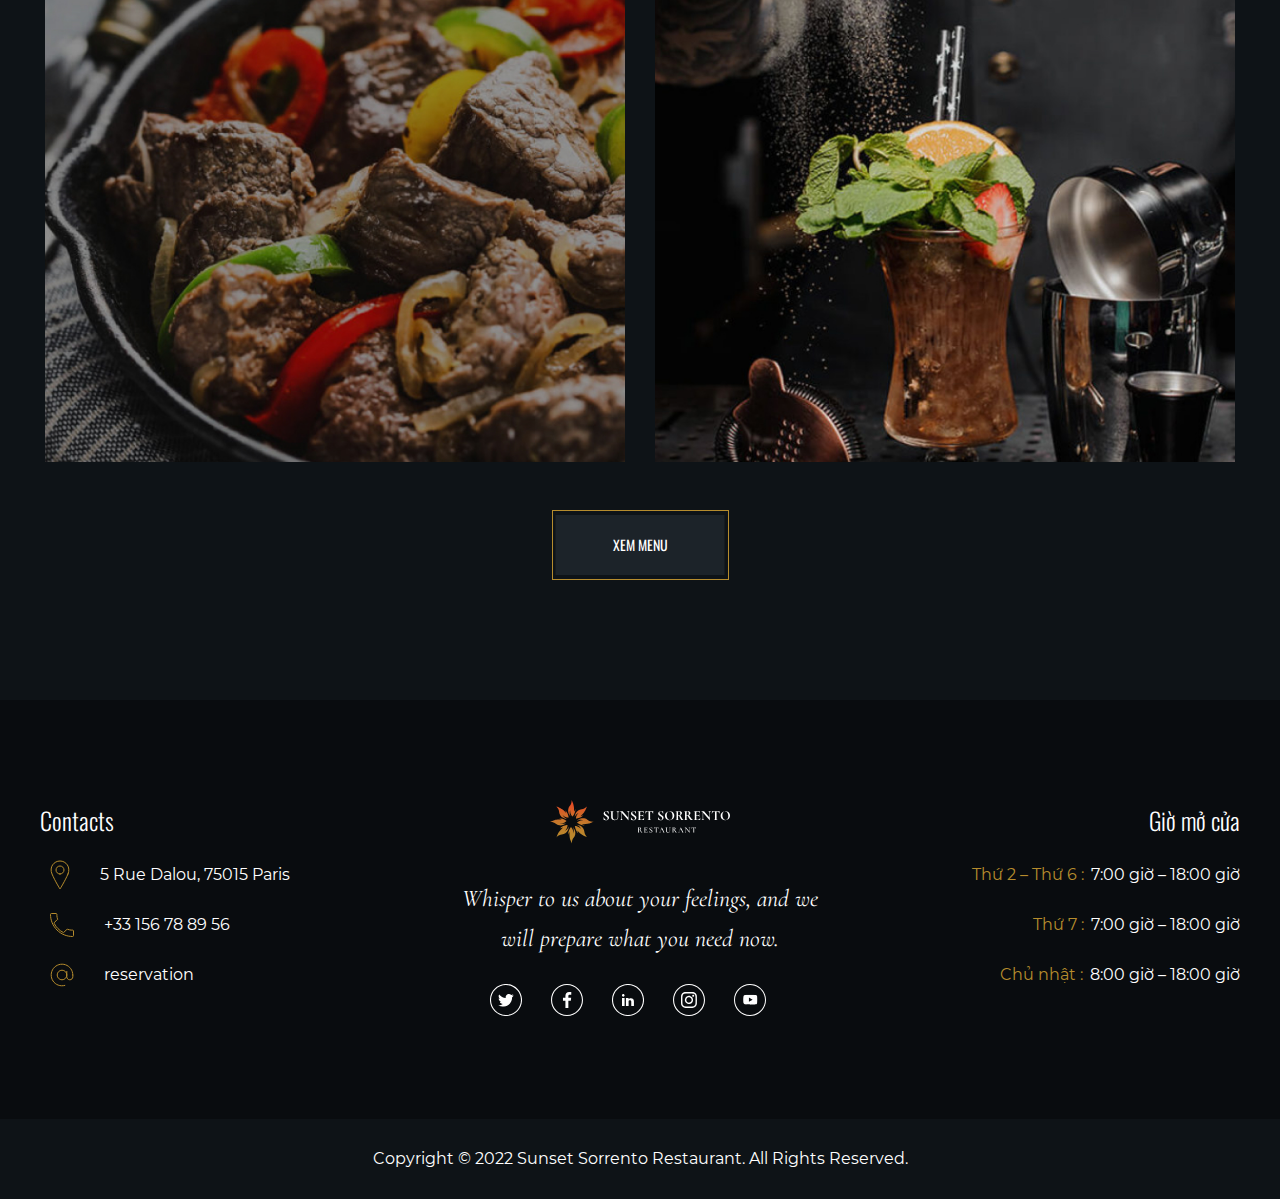
<file: menu.html>
<!DOCTYPE html>
<html>

<head>
    <meta charset="UTF-8" />
    <meta name="viewport" content="width=device-width, initial-scale=1.0, maximum-scale=1.0, user-scalable=0" />
    <meta http-equiv="X-UA-Compatible" content="IE=edge,chrome=1" />
    <title>Taste Royale Cuisine</title>
    <link rel="icon" href="favicon.ico">
    <meta name="title" content="" />
    <meta name="description" content="" />

    <!-- meta facebook -->
    <meta property="og:locale" content="vi" />
    <meta property="og:type" content="article" />
    <meta property="og:title" content="" />
    <meta property="og:description" content="" />
    <meta property="og:url" content="" />
    <meta property="og:site_name" content="" />
    <meta property="og:image" content="" />

    <link rel="stylesheet" href="dest/style.min.css">
    <link rel="stylesheet" href="dest/fonts.css">
</head>

<!-- Mỗi body của mỗi page nên có class ví dụ homepage, aboutpage, contactpage... -->

<body class="homepage">
    <!-- HEADER -->
    <header class="header">
        <div class="logo">
            <a href="#" target="_blank"><img src="img/logo.svg" alt=""></a>
        </div>
        <ul class="menu">
            <li><a href="index.html">TRANG CHỦ </a> </li>
            <li><a href="about.html">VỀ CHÚNG TÔI</a></li>
            <li><a href="service.html">DỊCH VỤ</a> </li>
            <li><a href="event.html">SỰ KIỆN</a> </li>
            <li><a href="menu.html" class="active">THỰC ĐƠN</a> </li>
            <li><a href="location.html">ĐIỂM ĐẾN</a></li>
            <li><a href="library.html">THƯ VIỆN</a> </li>
            <li><a href="contact.html">LIÊN HỆ</a> </li>
        </ul>
        <div class="right">
            <div class="lang">
                <div class="lang__select"><a href="#">EN</a></div>
                <div class="lang__option">
                    <a href="#">JP</a>
                    <a href="#">VN</a>
                    <a href="#">EU</a>
                </div>

            </div>
            <div class="btn__menu">
                <span></span>
            </div>

            <a class="btn-header" href="#">ĐẶT BÀN</a>

        </div>
    </header>
    <nav class="nav">
        <ul>
            <li><a href="index.html">TRANG CHỦ </a> </li>
            <li><a href="about.html">VỀ CHÚNG TÔI</a></li>
            <li><a href="service.html">DỊCH VỤ</a> </li>
            <li><a href="event.html">SỰ KIỆN</a> </li>
            <li><a href="menu.html">THỰC ĐƠN</a> </li>
            <li><a href="location.html">ĐIỂM ĐẾN</a></li>
            <li><a href="library.html">THƯ VIỆN</a> </li>
            <li><a href="contact.html">LIÊN HỆ</a> </li>
        </ul>
        <a class="btn-header" href="#">ĐẶT BÀN</a>
    </nav>

    <!-- MAIN -->
    <main class="mainwrapper">
        <!-- Example HTML -->
        <section class="scbanner">
            <div class="container">
                <div class="content-banner">
                    <h3 class="title">
                        THỰC ĐƠN
                    </h3>
                    <div class="desc">
                        <a href="#" class="desc --des">
                            TRANG CHỦ
                        </a>


                        <a href="#" class="desc">
                            THỰC ĐƠN
                        </a>


                    </div>



                </div>
            </div>

            <div class="imgbanner">
                <img src="img/menu-banner.jpg" alt="">
            </div>
        </section>
        <section class="scourmenus">
            <div class="container">
                <div class="content-list">
                    <div class="scourmenus__list">
                        <div class="scourmenus__list-items">
                            <a href="" class="imgsc"><img src="img/menu1.jpg" alt="" data-fancybox="images"></a>
                            <a href="#" class="title">
                                Great Appetizer
                            </a>
                        </div>
                        <div class="scourmenus__list-items">
                            <a href="" class="imgsc"><img src="img/menu2.jpg" alt="" data-fancybox="images"></a>
                            <a href="#" class="title" data-fancybox="images">
                                Main Dishes
                            </a>
                        </div>
                        <div class="scourmenus__list-items">
                            <a href="" class="imgsc"><img src="img/menu3.jpg" alt="" data-fancybox="images"></a>
                            <a href="#" class="title">
                                Best Desserts
                            </a>
                        </div>
                        <div class="scourmenus__list-items">
                            <a href="" class="imgsc"><img src="img/menu4.jpg" alt="" data-fancybox="images"></a>
                            <a href="#" class="title">
                                Cocktail Card
                            </a>
                        </div>

                    </div>
                    <a href="#" class="btn"> Xem Menu</a>
                </div>
            </div>



        </section>

        <div class="btnbacktotop">
            <a href="" class="backtotop">
                <img src="img/icon-prev.svg" alt="">
            </a>
        </div>

    </main>

    <!-- FOOTER -->
    <footer class="footer">
        <div class="container">
            <div class="top">
                <div class="left">
                    <h3 class="heading">
                        Contacts
                    </h3>
                    <div class="left__list">
                        <div class="left__list-item">
                            <img src="img/location-logo.svg" alt="">
                            <p class="desc">5 Rue Dalou, 75015 Paris</p>
                        </div>
                        <div class="left__list-item">
                            <img src="img/phone-logo.svg" alt="">
                            <p class="desc">+33 156 78 89 56
                            </p>
                        </div>
                        <div class="left__list-item">
                            <img src="img/reser-icon.svg" alt="">
                            <p class="desc">reservation</p>
                        </div>

                    </div>
                </div>
                <div class="mid">
                    <img src="img/logo.svg" alt="">
                    <p class="title-section --des">
                        Whisper to us about your feelings, and we will prepare what you need now.
                    </p>
                    <div class="icon">
                        <a href="#">
                            <img src="img/Twitter.svg" alt="">
                        </a>
                        <a href="#">
                            <img src="img/Fb.svg" alt="">
                        </a>
                        <a href="#">
                            <img src="img/et_linkedin.svg" alt="">
                        </a>
                        <a href="#">
                            <img src="img/Ins.svg" alt="">
                        </a>
                        <a href="#">
                            <img src="img/ytb.svg" alt="">
                        </a>
                    </div>
                </div>
                <div class="right">
                    <h3 class="heading">
                        Giờ mở cửa
                    </h3>
                    <div class="right__list">
                        <div class="right__list-item">
                            <p class="desc --date">
                                Thứ 2 – Thứ 6 :
                            </p>
                            <p class="desc">
                                7:00 giờ – 18:00 giờ
                            </p>
                        </div>
                        <div class="right__list-item">
                            <p class="desc --date">
                                Thứ 7 :
                            </p>
                            <p class="desc">
                                7:00 giờ – 18:00 giờ
                            </p>
                        </div>
                        <div class="right__list-item">
                            <p class="desc --date">
                                Chủ nhật :
                            </p>
                            <p class="desc">
                                8:00 giờ – 18:00 giờ
                            </p>
                        </div>
                    </div>
                </div>
            </div>

        </div>
        <div class="bottom">
            <p class="desc">
                Copyright © 2022 Sunset Sorrento Restaurant. All Rights Reserved.
            </p>
        </div>


    </footer>

    <script type="text/javascript" src="dest/jsmain.min.js"></script>
    <script type="text/javascript" src="dest/main.js"></script>

</body>

</html>
</file>
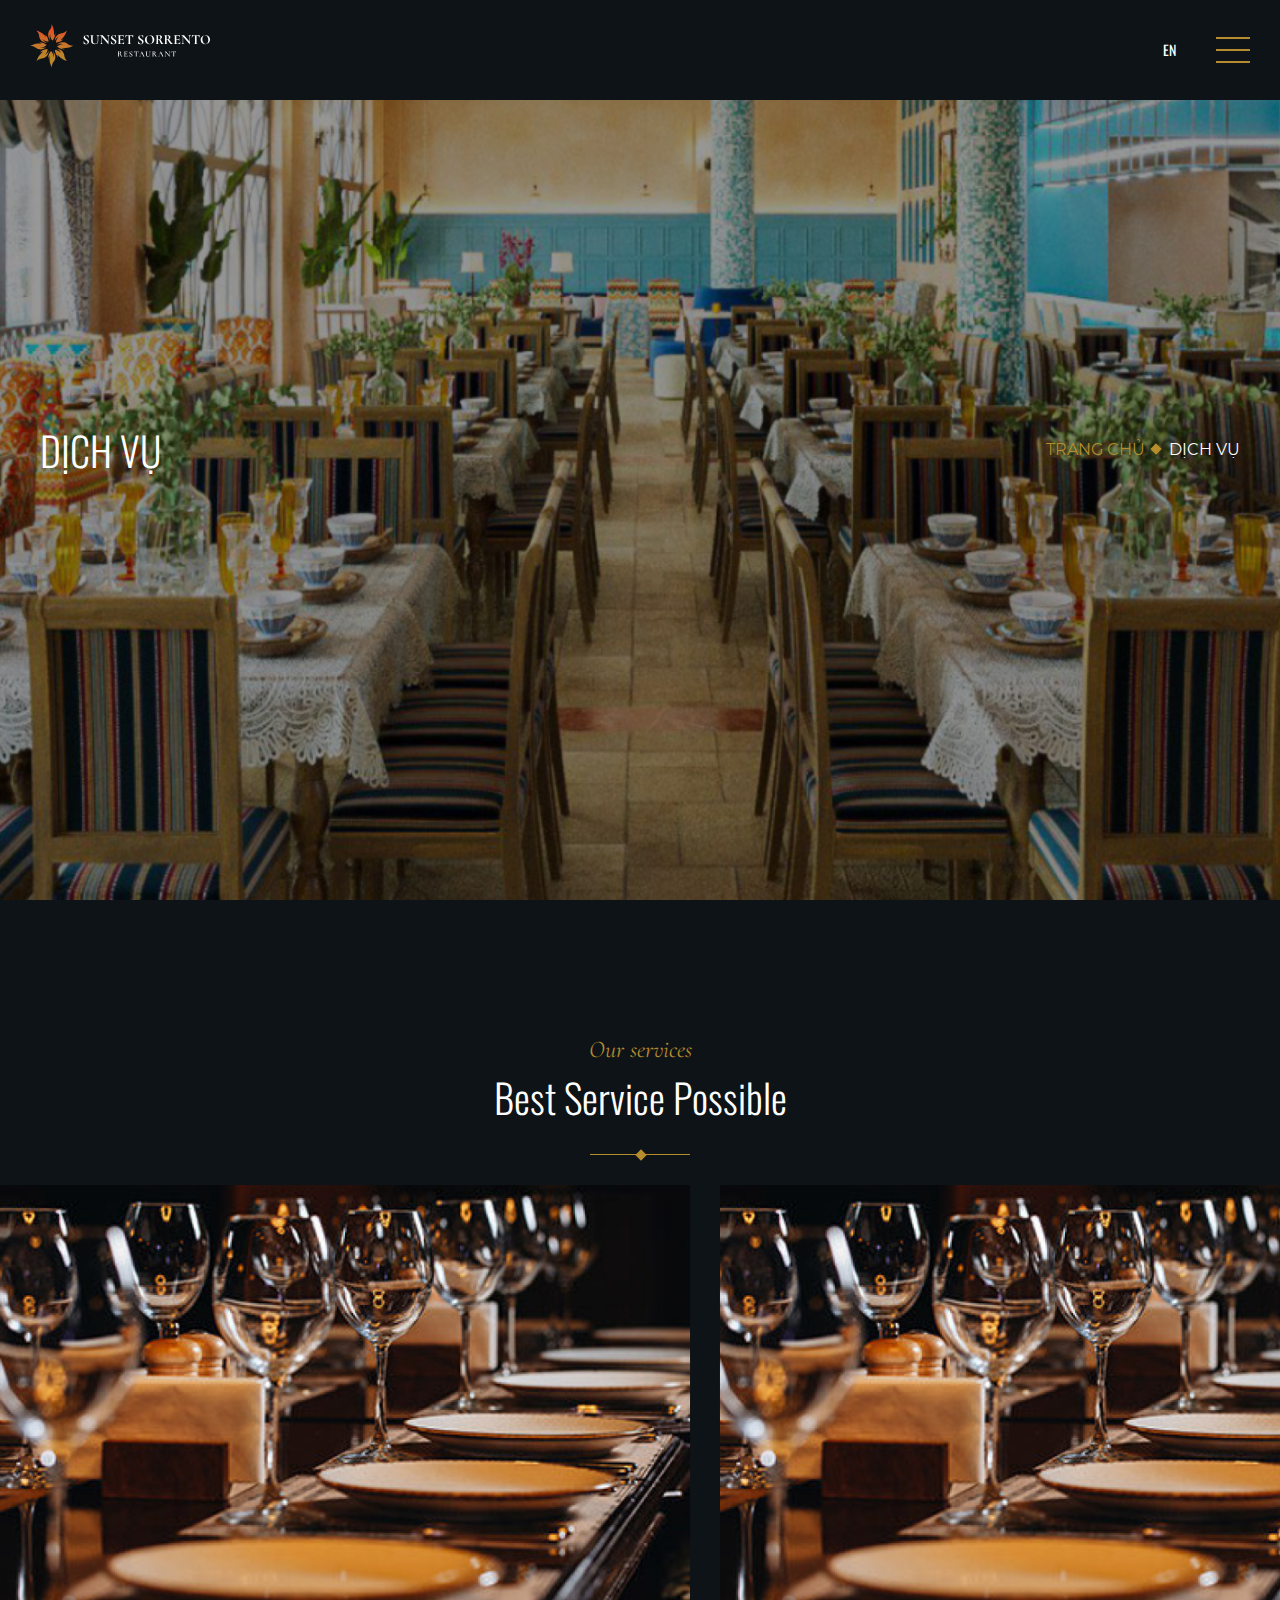
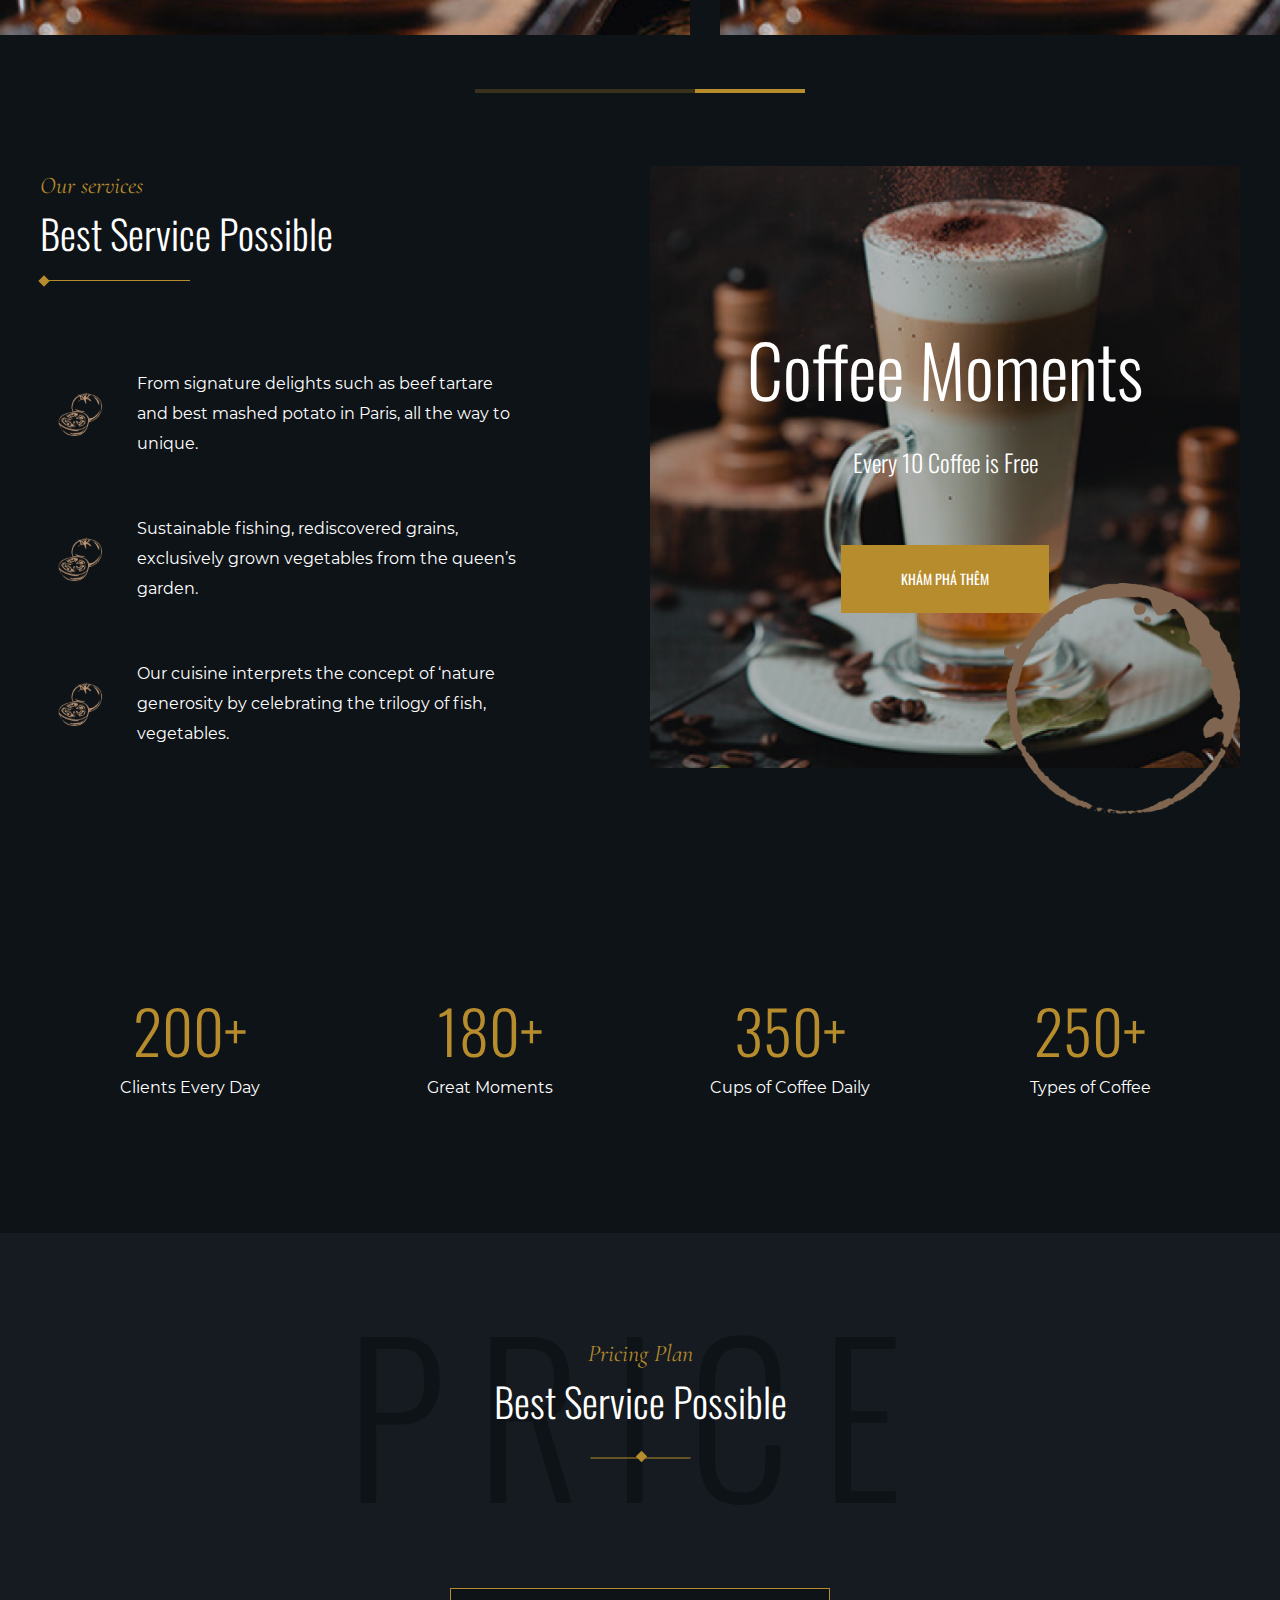
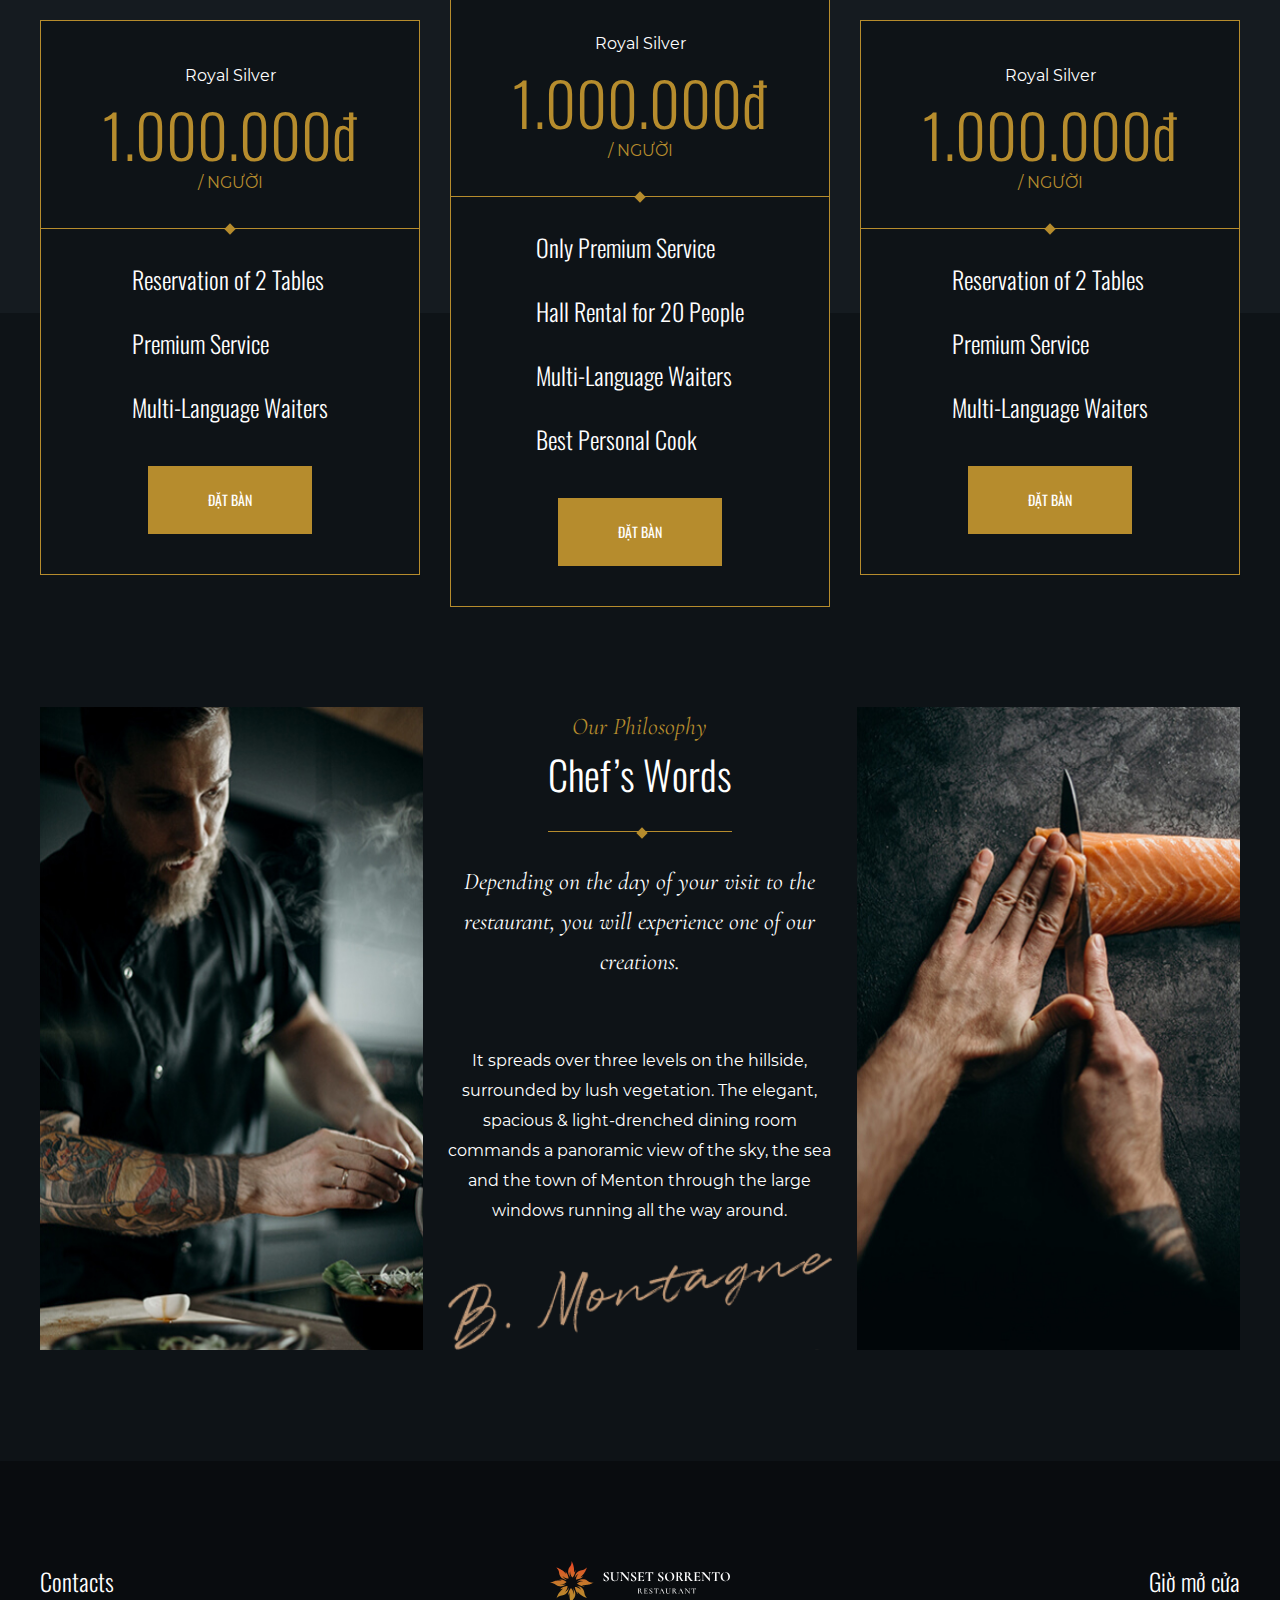
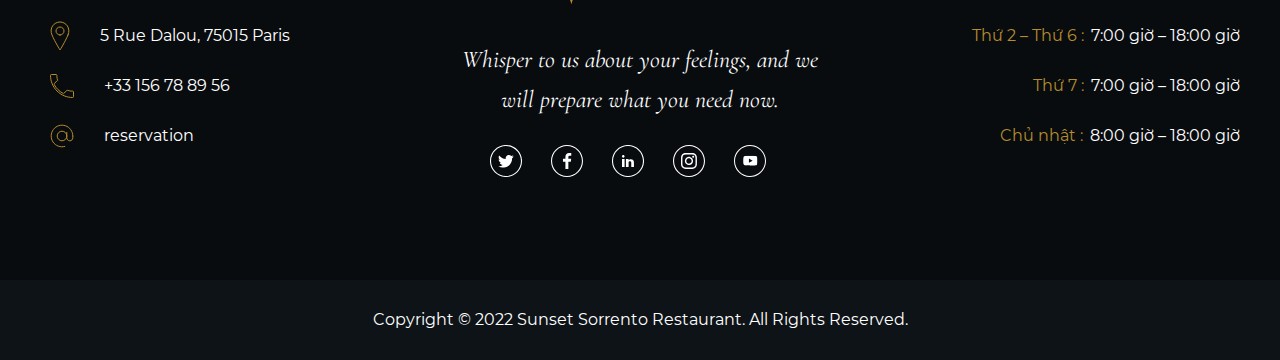
<file: service.html>
<!DOCTYPE html>
<html>

<head>
    <meta charset="UTF-8" />
    <meta name="viewport" content="width=device-width, initial-scale=1.0, maximum-scale=1.0, user-scalable=0" />
    <meta http-equiv="X-UA-Compatible" content="IE=edge,chrome=1" />
    <title>Taste Royale Cuisine</title>
    <link rel="icon" href="favicon.ico">
    <meta name="title" content="" />
    <meta name="description" content="" />

    <!-- meta facebook -->
    <meta property="og:locale" content="vi" />
    <meta property="og:type" content="article" />
    <meta property="og:title" content="" />
    <meta property="og:description" content="" />
    <meta property="og:url" content="" />
    <meta property="og:site_name" content="" />
    <meta property="og:image" content="" />

    <link rel="stylesheet" href="dest/style.min.css">
    <link rel="stylesheet" href="dest/fonts.css">
</head>

<!-- Mỗi body của mỗi page nên có class ví dụ homepage, aboutpage, contactpage... -->

<body class="homepage">
    <!-- HEADER -->
    <header class="header">
        <div class="logo">
            <a href="#" target="_blank"><img src="img/logo.svg" alt=""></a>
        </div>
        <ul class="menu">
            <li><a href="index.html">TRANG CHỦ </a> </li>
            <li><a href="about.html">VỀ CHÚNG TÔI</a></li>
            <li><a href="service.html" class="active">DỊCH VỤ</a> </li>
            <li><a href="event.html">SỰ KIỆN</a> </li>
            <li><a href="menu.html">THỰC ĐƠN</a> </li>
            <li><a href="location.html">ĐIỂM ĐẾN</a></li>
            <li><a href="library.html">THƯ VIỆN</a> </li>
            <li><a href="contact.html">LIÊN HỆ</a> </li>
        </ul>
        <div class="right">
            <div class="lang">
                <div class="lang__select"><a href="#">EN</a></div>
                <div class="lang__option">
                    <a href="#">JP</a>
                    <a href="#">VN</a>
                    <a href="#">EU</a>
                </div>

            </div>
            <div class="btn__menu">
                <span></span>
            </div>

            <a class="btn-header" href="#">ĐẶT BÀN</a>

        </div>
    </header>
    <nav class="nav">
        <ul>
            <li><a href="index.html">TRANG CHỦ </a> </li>
            <li><a href="about.html">VỀ CHÚNG TÔI</a></li>
            <li><a href="service.html">DỊCH VỤ</a> </li>
            <li><a href="event.html">SỰ KIỆN</a> </li>
            <li><a href="menu.html">THỰC ĐƠN</a> </li>
            <li><a href="location.html">ĐIỂM ĐẾN</a></li>
            <li><a href="library.html">THƯ VIỆN</a> </li>
            <li><a href="contact.html">LIÊN HỆ</a> </li>
        </ul>
        <a class="btn-header" href="#">ĐẶT BÀN</a>
    </nav>

    <!-- MAIN -->
    <main class="mainwrapper">
        <!-- Example HTML -->
        <section class="scbanner">
            <div class="container">
                <div class="content-banner">
                    <h3 class="title">
                        DỊCH VỤ
                    </h3>
                    <div class="desc">
                        <a href="#" class="desc --des">
                            TRANG CHỦ
                        </a>


                        <a href="#" class="desc">
                            DỊCH VỤ
                        </a>


                    </div>



                </div>
            </div>

            <div class="imgbanner">
                <img src="img/service-banner.jpg" alt="">
            </div>
        </section>
        <section class="scourser">
            <div class="content">
                <span class="title-section">
                    Our services
                </span>
                <h3 class="title">
                    Best Service Possible
                </h3>
            </div>
            <div class="scourser__list">
                <div class="scourser__list-items">
                    <a href="servicedetail.html"><img src="img/our-service2.jpg" alt="" class="imgsc"></a>
                    <h3 class="title">
                        Fresh Products
                    </h3>
                </div>
                <div class="scourser__list-items">
                    <a href="servicedetail.html"><img src="img/our-service2.jpg" alt="" class="imgsc"></a>
                    <h3 class="title">
                        Fresh Products
                    </h3>
                </div>
                <div class="scourser__list-items">
                    <a href="servicedetail.html
                   ">
                        <img src="img/our-service2.jpg" alt="" class="imgsc"></a>
                    <h3 class="title">
                        Fresh Products
                    </h3>
                </div>
            </div>
        </section>
        <section class="scsomebenefits">
            <div class="container">
                <div class="scsomebenefits__left">

                    <div class="content">
                        <span class="title-section">
                            Our services
                        </span>
                        <h3 class="title">
                            Best Service Possible
                        </h3>
                    </div>
                    <div class="scsomebenefits__left-item">
                        <div class="item">
                            <img src="img/icon-somebene.svg" alt="">
                            <p class="desc">
                                From signature delights such as beef tartare and best mashed potato in Paris, all the
                                way to unique.
                            </p>
                        </div>
                        <div class="item">
                            <img src="img/icon-somebene.svg" alt="">
                            <p class="desc">
                                Sustainable fishing, rediscovered grains, exclusively grown vegetables from the queen’s
                                garden.
                            </p>
                        </div>
                        <div class="item">
                            <img src="img/icon-somebene.svg" alt="">
                            <p class="desc">
                                Our cuisine interprets the concept of ‘nature generosity by celebrating the trilogy of
                                fish, vegetables.
                            </p>
                        </div>
                    </div>


                </div>
                <div class="scsomebenefits__right">
                    <div class="img-right">
                        <img src="img/coffe-service.jpg" alt="">
                        <div class="content-img">
                            <h2 class="heading-section">
                                Coffee Moments
                            </h2>
                            <p class="heading">
                                Every 10 Coffee is Free
                            </p>
                            <a href="#" class="btn-header">
                                KHÁM PHÁ THÊM
                            </a>
                        </div>
                    </div>


                    <img class="imglogo" src="img/logo-coffee.svg" alt="">
                </div>
            </div>
        </section>
        <section class="scnumber">
            <div class="container">
                <div class="scnumber__list">
                    <div class="scnumber__list-items">
                        <h3 class="heading-number"> 200+</h3>
                        <p class="desc">
                            Clients Every Day
                        </p>
                    </div>
                    <div class="scnumber__list-items">
                        <h3 class="heading-number"> 180+</h3>
                        <p class="desc">
                            Great Moments
                        </p>
                    </div>
                    <div class="scnumber__list-items">
                        <h3 class="heading-number"> 350+</h3>
                        <p class="desc">
                            Cups of Coffee Daily

                        </p>
                    </div>
                    <div class="scnumber__list-items">
                        <h3 class="heading-number"> 250+</h3>
                        <p class="desc">
                            Types of Coffee
                        </p>
                    </div>
                </div>
            </div>
        </section>
        <section class="scprice">
            <div class="container">
                <div class="scprice__top">

                    <h2 class="price">
                        PRICE
                    </h2>

                    <div class="content">
                        <span class="title-section">
                            Pricing Plan
                        </span>
                        <h3 class="title">
                            Best Service Possible
                        </h3>
                    </div>
                </div>
                <div class="scprice__bottom">
                    <div class="scprice__bottom-list">
                        <div class="items">
                            <div class="items__top">
                                <p class="desc">
                                    Royal Silver
                                </p>
                                <h3 class="heading-number">
                                    1.000.000đ
                                </h3>
                                <p class="desc --des">
                                    / NGƯỜI
                                </p>
                            </div>

                            <div class="items__bottom">
                                <p class="heading">
                                    Reservation of 2 Tables

                                </p>
                                <p class="heading">
                                    Premium Service

                                </p>
                                <p class="heading">
                                    Multi-Language Waiters

                                </p>
                            </div>

                            <a href="#" class="btn-header">ĐẶT BÀN</a>
                            <img class="logo" src="img/logo-ourblog.svg" alt="">
                        </div>



                        <div class="items">

                            <div class="items__top">
                                <p class="desc">
                                    Royal Silver
                                </p>
                                <h3 class="heading-number">
                                    1.000.000đ
                                </h3>
                                <p class="desc --des">
                                    / NGƯỜI
                                </p>
                            </div>
                            <div class="items__bottom">
                                <p class="heading">
                                    Only Premium Service

                                </p>
                                <p class="heading">
                                    Hall Rental for 20 People

                                </p>
                                <p class="heading">
                                    Multi-Language Waiters

                                </p>
                                <p class="heading">
                                    Best Personal Cook

                                </p>
                            </div>

                            <img class="logo" src="img/logo-ourblog.svg" alt="">
                            <a href="#" class="btn-header">ĐẶT BÀN</a>

                        </div>
                        <div class="items">

                            <div class="items__top">
                                <p class="desc">
                                    Royal Silver
                                </p>
                                <h3 class="heading-number">
                                    1.000.000đ
                                </h3>
                                <p class="desc --des">
                                    / NGƯỜI
                                </p>
                            </div>
                            <div class="items__bottom">
                                <p class="heading">
                                    Reservation of 2 Tables


                                </p>
                                <p class="heading">
                                    Premium Service

                                </p>

                                <p class="heading">
                                    Multi-Language Waiters

                                </p>
                            </div>
                            <img class="logo" src="img/logo-ourblog.svg" alt="">
                            <a href="#" class="btn-header">ĐẶT BÀN</a>
                        </div>


                    </div>
                </div>
            </div>
            </div>
        </section>
        <section class="scourphilo">
            <div class="container">
                <div class="scourphilo__list">
                    <div class="scourphilo__list-left">
                        <img src="img/ourphili-service.jpg" alt="">
                    </div>
                    <div class="scourphilo__list-mid">
                        <div class="content">
                            <span class="title-section">
                                Our Philosophy
                            </span>
                            <h3 class="title">
                                Chef’s Words
                            </h3>
                            <p class="title-section --des">
                                Depending on the day of your visit to the restaurant, you will experience one of our
                                creations.
                            </p>
                            <p class="desc">
                                It spreads over three levels on the hillside, surrounded by lush vegetation. The
                                elegant, spacious & light-drenched
                                dining room commands a panoramic view of the sky, the sea and the town of Menton through
                                the large windows running all
                                the way around.
                            </p>
                            <img src="img/logo-phili.svg" alt="">
                        </div>
                    </div>
                    <div class="scourphilo__list-right">
                        <img src="img/ourphili-service2.jpg" alt="">
                    </div>
                </div>
            </div>
        </section>
        <div class="btnbacktotop">
            <a href="" class="backtotop">
                <img src="img/icon-prev.svg" alt="">
            </a>
        </div>

    </main>

    <!-- FOOTER -->
    <footer class="footer">
        <div class="container">
            <div class="top">
                <div class="left">
                    <h3 class="heading">
                        Contacts
                    </h3>
                    <div class="left__list">
                        <div class="left__list-item">
                            <img src="img/location-logo.svg" alt="">
                            <p class="desc">5 Rue Dalou, 75015 Paris</p>
                        </div>
                        <div class="left__list-item">
                            <img src="img/phone-logo.svg" alt="">
                            <p class="desc">+33 156 78 89 56
                            </p>
                        </div>
                        <div class="left__list-item">
                            <img src="img/reser-icon.svg" alt="">
                            <p class="desc">reservation</p>
                        </div>

                    </div>
                </div>
                <div class="mid">
                    <img src="img/logo.svg" alt="">
                    <p class="title-section --des">
                        Whisper to us about your feelings, and we will prepare what you need now.
                    </p>
                    <div class="icon">
                        <a href="#">
                            <img src="img/Twitter.svg" alt="">
                        </a>
                        <a href="#">
                            <img src="img/Fb.svg" alt="">
                        </a>
                        <a href="#">
                            <img src="img/et_linkedin.svg" alt="">
                        </a>
                        <a href="#">
                            <img src="img/Ins.svg" alt="">
                        </a>
                        <a href="#">
                            <img src="img/ytb.svg" alt="">
                        </a>
                    </div>
                </div>
                <div class="right">
                    <h3 class="heading">
                        Giờ mở cửa
                    </h3>
                    <div class="right__list">
                        <div class="right__list-item">
                            <p class="desc --date">
                                Thứ 2 – Thứ 6 :
                            </p>
                            <p class="desc">
                                7:00 giờ – 18:00 giờ
                            </p>
                        </div>
                        <div class="right__list-item">
                            <p class="desc --date">
                                Thứ 7 :
                            </p>
                            <p class="desc">
                                7:00 giờ – 18:00 giờ
                            </p>
                        </div>
                        <div class="right__list-item">
                            <p class="desc --date">
                                Chủ nhật :
                            </p>
                            <p class="desc">
                                8:00 giờ – 18:00 giờ
                            </p>
                        </div>
                    </div>
                </div>
            </div>

        </div>
        <div class="bottom">
            <p class="desc">
                Copyright © 2022 Sunset Sorrento Restaurant. All Rights Reserved.
            </p>
        </div>


    </footer>

    <script type="text/javascript" src="dest/jsmain.min.js"></script>
    <script type="text/javascript" src="dest/main.js"></script>

</body>

</html>
</file>
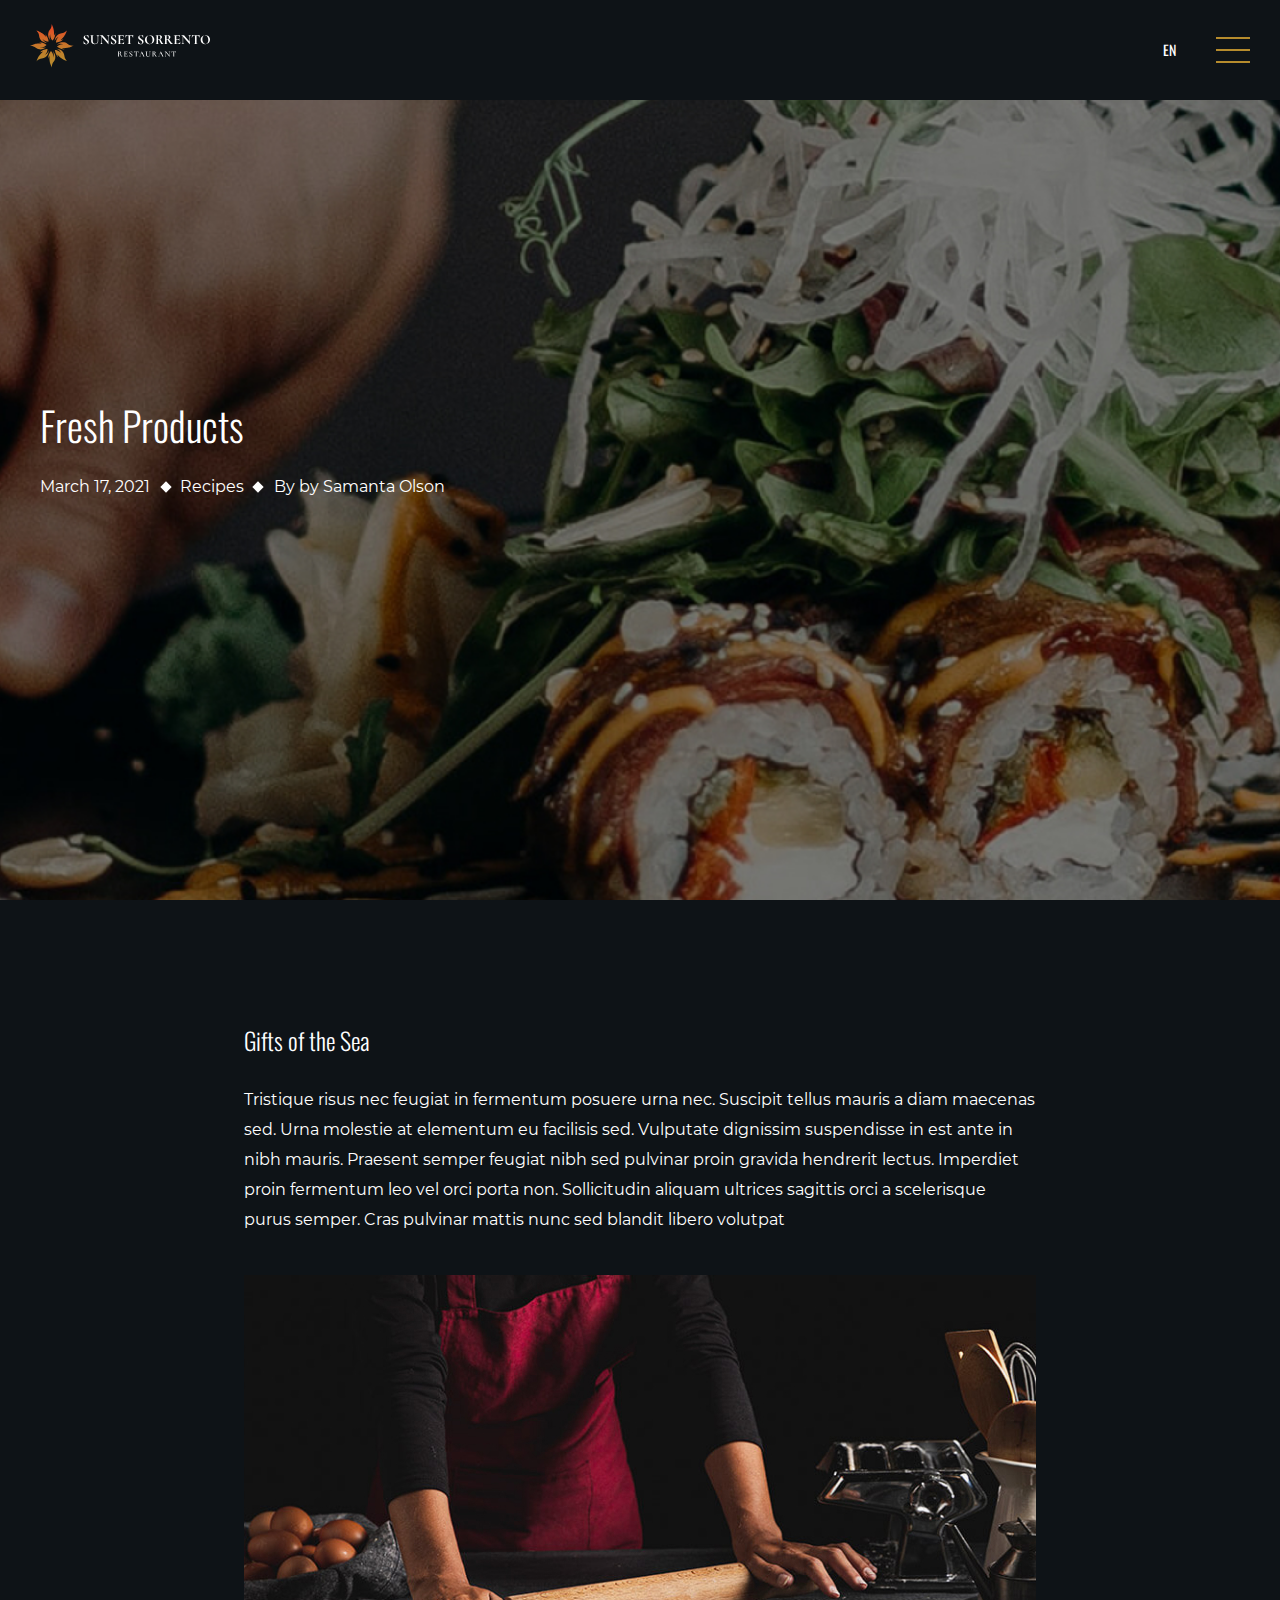
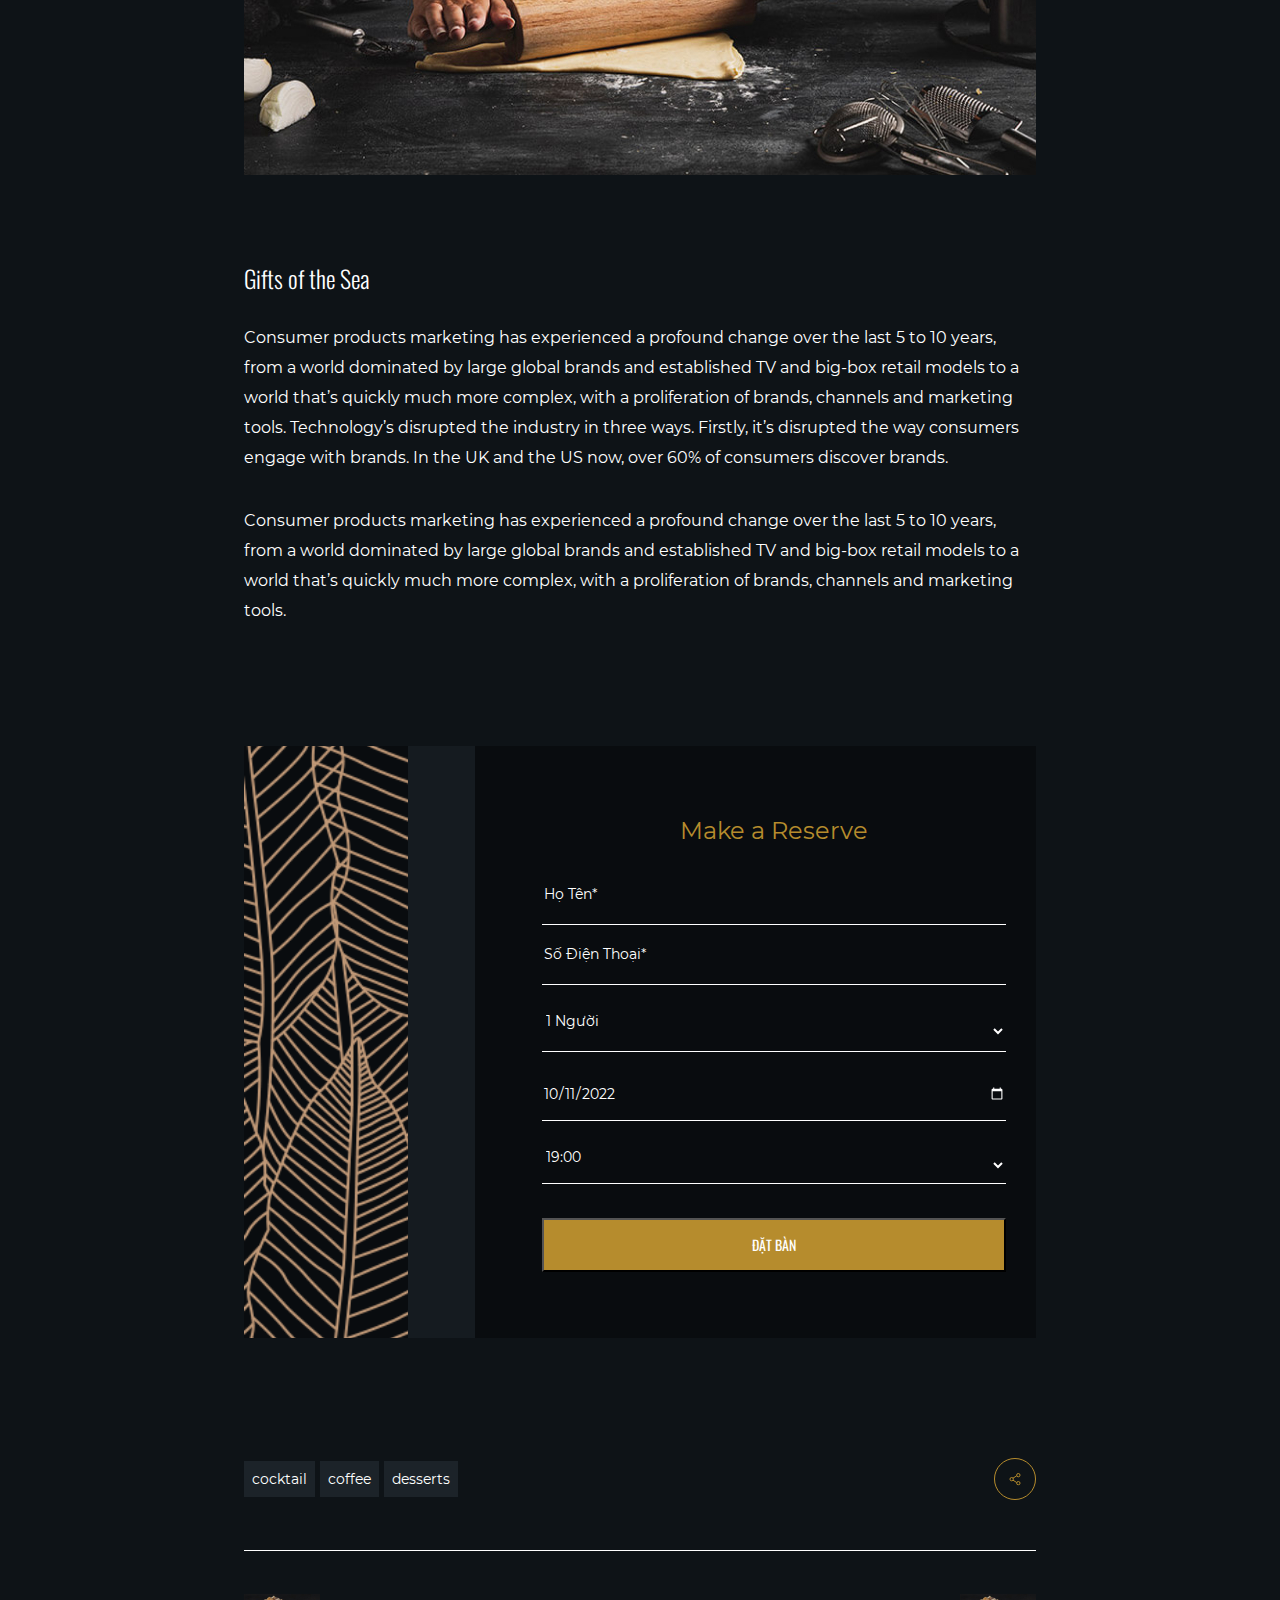
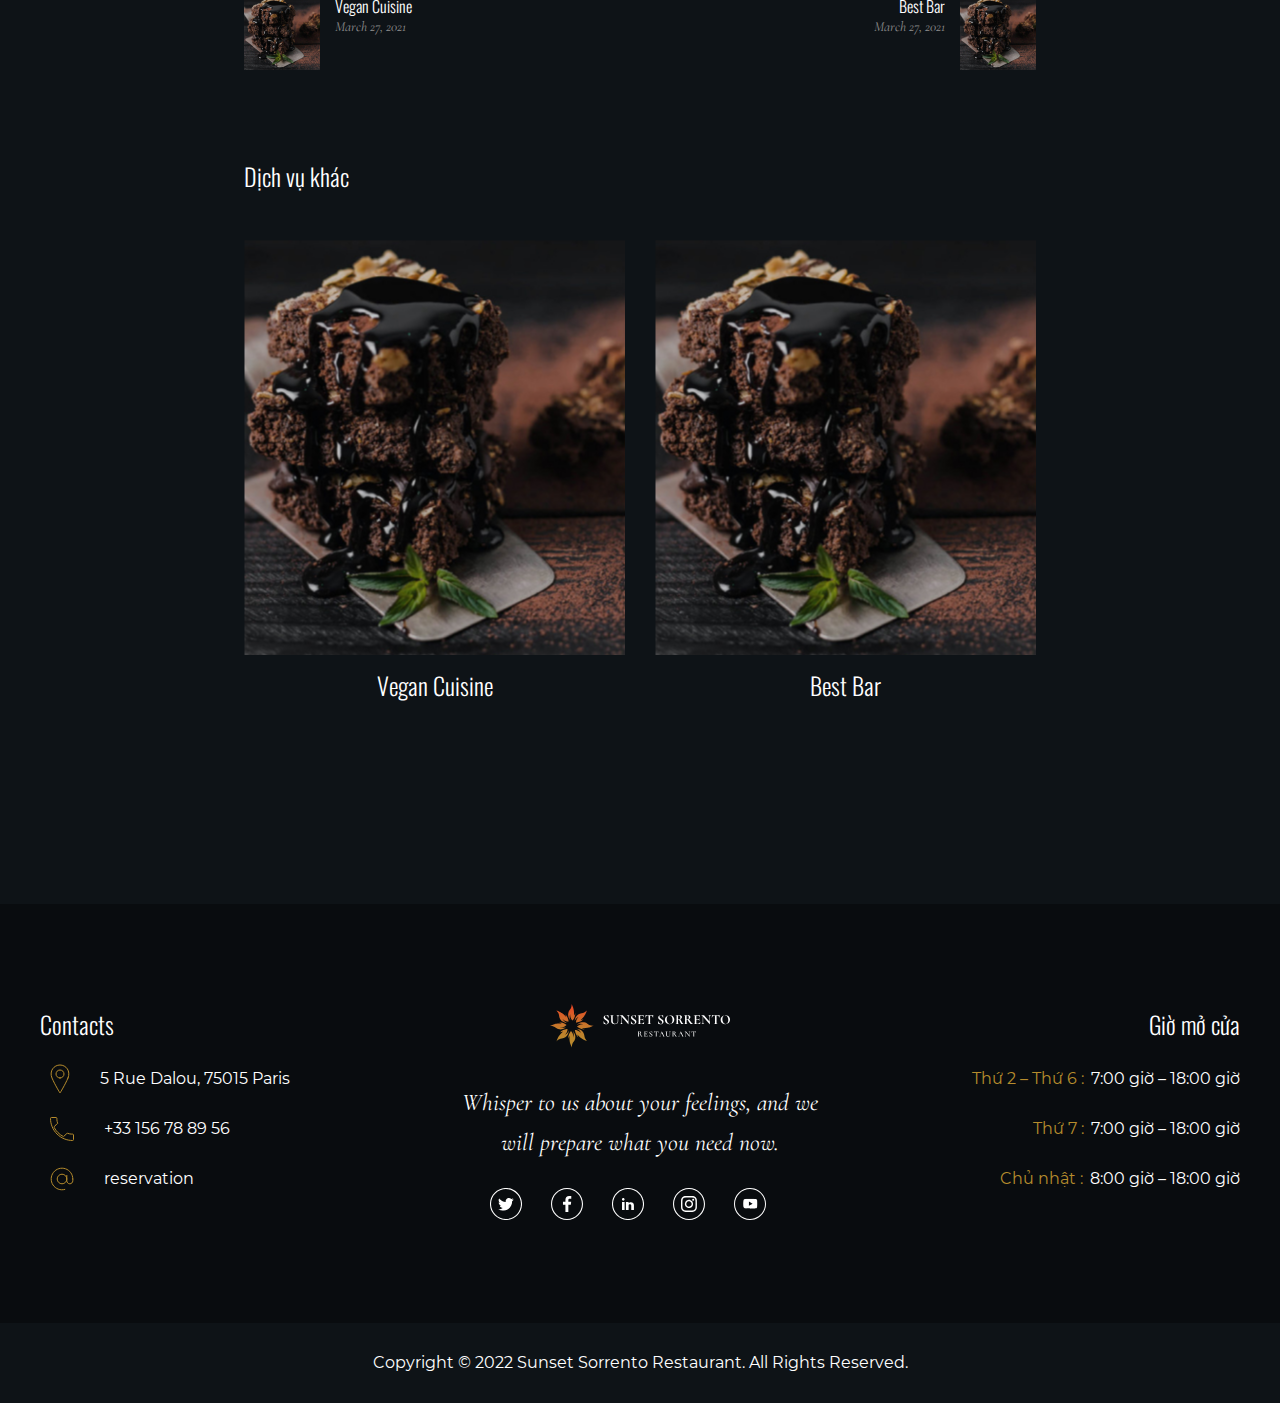
<file: servicedetail.html>
<!DOCTYPE html>
<html>

<head>
    <meta charset="UTF-8" />
    <meta name="viewport" content="width=device-width, initial-scale=1.0, maximum-scale=1.0, user-scalable=0" />
    <meta http-equiv="X-UA-Compatible" content="IE=edge,chrome=1" />
    <title>Taste Royale Cuisine</title>
    <link rel="icon" href="favicon.ico">
    <meta name="title" content="" />
    <meta name="description" content="" />

    <!-- meta facebook -->
    <meta property="og:locale" content="vi" />
    <meta property="og:type" content="article" />
    <meta property="og:title" content="" />
    <meta property="og:description" content="" />
    <meta property="og:url" content="" />
    <meta property="og:site_name" content="" />
    <meta property="og:image" content="" />

    <link rel="stylesheet" href="dest/style.min.css">
    <link rel="stylesheet" href="dest/fonts.css">
</head>

<!-- Mỗi body của mỗi page nên có class ví dụ homepage, aboutpage, contactpage... -->

<body class="homepage">
    <!-- HEADER -->
    <header class="header">
        <div class="logo">
            <a href="#" target="_blank"><img src="img/logo.svg" alt=""></a>
        </div>
        <ul class="menu">
            <li><a href="index.html">TRANG CHỦ </a> </li>
            <li><a href="about.html">VỀ CHÚNG TÔI</a></li>
            <li><a href="service.html" class="active">DỊCH VỤ</a> </li>
            <li><a href="event.html">SỰ KIỆN</a> </li>
            <li><a href="menu.html">THỰC ĐƠN</a> </li>
            <li><a href="location.html">ĐIỂM ĐẾN</a></li>
            <li><a href="library.html">THƯ VIỆN</a> </li>
            <li><a href="contact.html">LIÊN HỆ</a> </li>
        </ul>
        <div class="right">
            <div class="lang">
                <div class="lang__select"><a href="#">EN</a></div>
                <div class="lang__option">
                    <a href="#">JP</a>
                    <a href="#">VN</a>
                    <a href="#">EU</a>
                </div>

            </div>
            <div class="btn__menu">
                <span></span>
            </div>

            <a class="btn-header" href="#">ĐẶT BÀN</a>

        </div>
    </header>
    <nav class="nav">
        <ul>
            <li><a href="index.html">TRANG CHỦ </a> </li>
            <li><a href="about.html">VỀ CHÚNG TÔI</a></li>
            <li><a href="service.html">DỊCH VỤ</a> </li>
            <li><a href="event.html">SỰ KIỆN</a> </li>
            <li><a href="menu.html">THỰC ĐƠN</a> </li>
            <li><a href="location.html">ĐIỂM ĐẾN</a></li>
            <li><a href="library.html">THƯ VIỆN</a> </li>
            <li><a href="contact.html">LIÊN HỆ</a> </li>
        </ul>
        <a class="btn-header" href="#">ĐẶT BÀN</a>
    </nav>

    <!-- MAIN -->
    <main class="mainwrapper">
        <!-- Example HTML -->
        <section class="scbanner">
            <div class="container">
                <div class="content-banners">
                    <h3 class="title">
                        Fresh Products
                    </h3>
                    <div class="descc">
                        <p href="#" class="desc">
                            March 17, 2021

                        </p>


                        <p href="#" class="desc --des">
                            Recipes

                        </p>
                        <p class="desc">
                            By by Samanta Olson
                        </p>


                    </div>



                </div>
            </div>

            <div class="imgbanner">
                <img src="img/servicedetail-banner.jpg" alt="">
            </div>
        </section>
        <section class="scgift">
            <div class="container-fluid">
                <div class="content">
                    <h3 class="heading">
                        Gifts of the Sea
                    </h3>
                    <p class="desc">
                        Tristique risus nec feugiat in fermentum posuere urna nec. Suscipit tellus mauris a diam
                        maecenas sed. Urna molestie at
                        elementum eu facilisis sed. Vulputate dignissim suspendisse in est ante in nibh mauris. Praesent
                        semper feugiat nibh sed
                        pulvinar proin gravida hendrerit lectus. Imperdiet proin fermentum leo vel orci porta non.
                        Sollicitudin aliquam ultrices
                        sagittis orci a scelerisque purus semper. Cras pulvinar mattis nunc sed blandit libero volutpat
                    </p>
                </div>
                <div class="imggift">
                    <img src="img/gift-detail.jpg" alt="">
                </div>
                <div class="content">
                    <h3 class="heading">
                        Gifts of the Sea
                    </h3>
                    <p class="desc">
                        Consumer products marketing has experienced a profound change over the last 5 to 10 years, from
                        a world dominated by
                        large global brands and established TV and big-box retail models to a world that’s quickly much
                        more complex, with a
                        proliferation of brands, channels and marketing tools. Technology’s disrupted the industry in
                        three ways. Firstly, it’s
                        disrupted the way consumers engage with brands. In the UK and the US now, over 60% of consumers
                        discover brands.
                    </p>
                    <p class="desc --des">
                        Consumer products marketing has experienced a profound change over the last 5 to 10 years, from
                        a world dominated by
                        large global brands and established TV and big-box retail models to a world that’s quickly much
                        more complex, with a
                        proliferation of brands, channels and marketing tools.
                    </p>
                </div>
            </div>
        </section>
        <section class="scform">
            <div class="container-fluid">
                <div class="form">
                    <div class="imgform">
                        <img src="img/ourmenu2.svg" alt="">

                    </div>

                    <form action="" class="formsection">
                        <h3 class="formsection__title">
                            Make a Reserve
                        </h3>
                        <input type="text" class="name" value="Họ Tên*">
                        <input type="text" class="phone" value="Số Điện Thoại*">
                        <br>
                        <select class="option" name="" id="">
                            <option value="1">1 Người</option>
                            <option value="2">2 Người</option>
                        </select>
                        <br>
                        <input class="date" type="date" value="2022-10-11"><br>
                        <select class="time" name="" id="">
                            <option value="1">19:00</option>
                            <option value="1">20:00</option>
                            <option value="1">21:00</option>
                            <option value="1">22:00</option>

                        </select><br>
                        <button class="btn-header"> ĐẶT BÀN </button>
                    </form>
                </div>
            </div>
        </section>
        <section class="sctags">
            <div class="container-fluid">
                <div class="top">
                    <div class="tags">
                        <a href="#" class="btn-header">
                            cocktail
                        </a>
                        <a href="#" class="btn-header">
                            coffee
                        </a>
                        <a href="#" class="btn-header">
                            desserts
                        </a>
                    </div>
                    <div class="logotags">
                        <img src="img/icon-tags.svg" alt="">
                    </div>
                </div>
                <div class="bottom">
                    <div class="bottom__list">
                        <div class="bottom__list-items">
                            <a href="#">
                                <img src="img/imgtags.jpg" alt="">
                            </a>
                            <div class="content">
                                <a href="#" class="heading --head">
                                    Vegan Cuisine
                                </a>
                                <a href="#" class="title-section --ti">
                                    March 27, 2021
                                </a>
                            </div>
                        </div>
                        <div class="bottom__list-items">
                            <a href="#">
                                <img src="img/imgtags.jpg" alt="">
                            </a>
                            <div class="content">
                                <a href="#" class="heading --head">
                                    Best Bar
                                </a>
                                <a href="#" class="title-section --ti">
                                    March 27, 2021
                                </a>

                            </div>
                        </div>
                    </div>
                </div>

            </div>
        </section>
        <section class="scservicelq">
            <div class="container-fluid">
                <h3 class="heading">
                    Dịch vụ khác
                </h3>
                <div class="scservicelq__list">
                    <div class="scservicelq__list-items">
                        <div class="imgser">
                            <img src="img/dvk.jpg" alt="">
                        </div>
                        <div class="content">
                            <h3 class="heading">
                                Vegan Cuisine
                            </h3>
                        </div>

                    </div>
                    <div class="scservicelq__list-items">
                        <div class="imgser">
                            <img src="img/dvk.jpg" alt="">
                        </div>


                        <h3 class="heading">
                            Best Bar
                        </h3>


                    </div>
                </div>
            </div>
        </section>
        <div class="btnbacktotop">
            <a href="" class="backtotop">
                <img src="img/icon-prev.svg" alt="">
            </a>
        </div>

    </main>

    <!-- FOOTER -->
    <footer class="footer">
        <div class="container">
            <div class="top">
                <div class="left">
                    <h3 class="heading">
                        Contacts
                    </h3>
                    <div class="left__list">
                        <div class="left__list-item">
                            <img src="img/location-logo.svg" alt="">
                            <p class="desc">5 Rue Dalou, 75015 Paris</p>
                        </div>
                        <div class="left__list-item">
                            <img src="img/phone-logo.svg" alt="">
                            <p class="desc">+33 156 78 89 56
                            </p>
                        </div>
                        <div class="left__list-item">
                            <img src="img/reser-icon.svg" alt="">
                            <p class="desc">reservation</p>
                        </div>

                    </div>
                </div>
                <div class="mid">
                    <img src="img/logo.svg" alt="">
                    <p class="title-section --des">
                        Whisper to us about your feelings, and we will prepare what you need now.
                    </p>
                    <div class="icon">
                        <a href="#">
                            <img src="img/Twitter.svg" alt="">
                        </a>
                        <a href="#">
                            <img src="img/Fb.svg" alt="">
                        </a>
                        <a href="#">
                            <img src="img/et_linkedin.svg" alt="">
                        </a>
                        <a href="#">
                            <img src="img/Ins.svg" alt="">
                        </a>
                        <a href="#">
                            <img src="img/ytb.svg" alt="">
                        </a>
                    </div>
                </div>
                <div class="right">
                    <h3 class="heading">
                        Giờ mở cửa
                    </h3>
                    <div class="right__list">
                        <div class="right__list-item">
                            <p class="desc --date">
                                Thứ 2 – Thứ 6 :
                            </p>
                            <p class="desc">
                                7:00 giờ – 18:00 giờ
                            </p>
                        </div>
                        <div class="right__list-item">
                            <p class="desc --date">
                                Thứ 7 :
                            </p>
                            <p class="desc">
                                7:00 giờ – 18:00 giờ
                            </p>
                        </div>
                        <div class="right__list-item">
                            <p class="desc --date">
                                Chủ nhật :
                            </p>
                            <p class="desc">
                                8:00 giờ – 18:00 giờ
                            </p>
                        </div>
                    </div>
                </div>
            </div>

        </div>
        <div class="bottom">
            <p class="desc">
                Copyright © 2022 Sunset Sorrento Restaurant. All Rights Reserved.
            </p>
        </div>


    </footer>

    <script type="text/javascript" src="dest/jsmain.min.js"></script>
    <script type="text/javascript" src="dest/main.js"></script>

</body>

</html>
</file>
<file: dest/fonts.css>
@font-face {
    font-family: 'Os';
    src: url('../fonts/Oswald-Light.woff2') format('woff2'),
        url('../fonts/Oswald-Light.woff') format('woff');
    font-weight: 300;
    font-style: normal;
    font-display: swap;
}


@font-face {
    font-family: 'OsRe';
    src: url('../fonts/Oswald-Regular.woff2') format('woff2'),
        url('../fonts/Oswald-Regular.woff') format('woff');
    font-weight: normal;
    font-style: normal;
    font-display: swap;
}

@font-face {
    font-family: 'CorI';
    src: url('../fonts/Cormorant-Italic.woff2') format('woff2'),
        url('../fonts/Cormorant-Italic.woff') format('woff');
    font-weight: normal;
    font-style: italic;
    font-display: swap;
}

@font-face {
    font-family: 'mrRe';
    src: url('../fonts/Montserrat-Regular.woff2') format('woff2'),
        url('../fonts/Montserrat-Regular.woff') format('woff');
    font-weight: normal;
    font-style: normal;
    font-display: swap;
}

@font-face {
    font-family: 'CorSBI';
    src: url('../fonts/Cormorant-SemiBoldItalic.woff2') format('woff2'),
        url('../fonts/Cormorant-SemiBoldItalic.woff') format('woff');
    font-weight: 600;
    font-style: italic;
    font-display: swap;
}
</file>
<file: dest/style.min.css>
html,body,div,span,applet,object,iframe,h1,h2,h3,h4,h5,h6,p,blockquote,pre,a,abbr,acronym,address,big,cite,code,del,dfn,em,img,ins,kbd,q,s,samp,small,strike,strong,sub,sup,tt,var,b,u,i,center,dl,dt,dd,ol,ul,li,fieldset,form,label,legend,table,caption,tbody,tfoot,thead,tr,th,td,article,aside,canvas,details,embed,figure,figcaption,footer,header,hgroup,menu,nav,output,ruby,section,summary,time,mark,audio,video{margin:0;padding:0;border:0;font-size:100%;font:inherit;vertical-align:baseline}article,aside,details,figcaption,figure,footer,header,hgroup,menu,nav,section{display:block}body{line-height:1}ol,ul{list-style:none}blockquote,q{quotes:none}blockquote:before,blockquote:after,q:before,q:after{content:"";content:none}table{border-collapse:collapse;border-spacing:0}*::before,*::after{box-sizing:inherit}/*! normalize.css v8.0.1 | MIT License | github.com/necolas/normalize.css */html{line-height:1.15;-webkit-text-size-adjust:100%}hr{box-sizing:content-box;height:0;overflow:visible}pre{font-family:monospace, monospace;font-size:1em}a{background-color:transparent}abbr[title]{border-bottom:none;text-decoration:underline;text-decoration:underline dotted}b,strong{font-weight:bolder}code,kbd,samp{font-family:monospace, monospace;font-size:1em}small{font-size:80%}sub,sup{font-size:75%;line-height:0;position:relative;vertical-align:baseline}sub{bottom:-0.25em}sup{top:-0.5em}img{border-style:none}button,input,optgroup,select,textarea{font-family:inherit;font-size:100%;line-height:1.15;margin:0}button,input{overflow:visible}button,select{text-transform:none}button,[type="button"],[type="reset"],[type="submit"]{-webkit-appearance:button}button::-moz-focus-inner,[type="button"]::-moz-focus-inner,[type="reset"]::-moz-focus-inner,[type="submit"]::-moz-focus-inner{border-style:none;padding:0}button:-moz-focusring,[type="button"]:-moz-focusring,[type="reset"]:-moz-focusring,[type="submit"]:-moz-focusring{outline:1px dotted ButtonText}fieldset{padding:0.35em 0.75em 0.625em}legend{box-sizing:border-box;color:inherit;display:table;max-width:100%;padding:0;white-space:normal}progress{vertical-align:baseline}textarea{overflow:auto}[type="checkbox"],[type="radio"]{box-sizing:border-box;padding:0}[type="number"]::-webkit-inner-spin-button,[type="number"]::-webkit-outer-spin-button{height:auto}[type="search"]{-webkit-appearance:textfield;outline-offset:-2px}[type="search"]::-webkit-search-decoration{-webkit-appearance:none}::-webkit-file-upload-button{-webkit-appearance:button;font:inherit}details{display:block}summary{display:list-item}template{display:none}[hidden]{display:none}:root{--h1-fs: 7.2rem;--h1-lh: 8rem;--h2-fs: 5.2rem;--h2-lh: 6rem;--h3-fs: 3.2rem;--h3-lh: 4.2rem;--h4-fs: 2.4rem;--h4-lh: 3.2rem;--h5-fs: 2rem;--h5-lh: 3rem;--body16-fs: 1.6rem;--body16-lh: 2.6rem;--body14-fs: 1.4rem;--body14-lh: 2.2rem;--gap: 30px;--height-header: 80px;--height-button: 56px;--ptop: 150px;--pd-section: 120px}@media (max-width: 767px){:root{--h1-fs: 3.6rem;--h1-lh: 4.2rem;--h2-fs: 2.8rem;--h2-lh: 3.8rem;--h3-fs: 2.2rem;--h3-lh: 3rem;--h4-fs: 2rem;--h4-lh: 3.2rem;--gap: 20px;--height-header: 70px;--pd-section: 50px;--ptop: 120px}}@-ms-viewport{width:device-width}*{-webkit-font-smoothing:antialiased;-moz-osx-font-smoothing:grayscale;-webkit-font-smoothing:antialiased;-moz-osx-font-smoothing:grayscale;text-rendering:optimizeLegibility;box-sizing:border-box}html{font-size:62.5%}body{width:100%;max-width:100%;margin:auto;font-size:var(--body16-fs);font-family:ir;line-height:var(--body16-lh);color:#000;text-transform:none;text-decoration:none;background:#fff;position:relative}body::-webkit-scrollbar{width:5px}body::-webkit-scrollbar-track{background:#000}body::-webkit-scrollbar-thumb{background:#ddd}body .container-fluid{width:100%;padding-right:var(--gap);padding-left:var(--gap);margin-right:auto;margin-left:auto}@media screen and (max-width: 767px){body .container-fluid{padding-right:calc(var(--gap) / 2);padding-left:calc(var(--gap) / 2)}}body .container{width:100%;padding-right:calc(var(--gap) / 2);padding-left:calc(var(--gap) / 2);margin-right:auto;margin-left:auto}@media (min-width: 576px){body .container{max-width:540px}}@media (min-width: 768px){body .container{max-width:720px}}@media (min-width: 992px){body .container{max-width:960px}}@media (min-width: 1200px){body .container{max-width:1230px}}@media (min-width: 1200px){body .container-fluid{max-width:852px}}body .mainwrapper{width:100%;margin:auto;opacity:1;pointer-events:auto}img{max-width:100%;height:auto;-webkit-user-select:none;-khtml-user-select:none;-moz-user-select:none;-o-user-select:none;user-select:none}img.--center{margin:0 auto;display:block}a{text-decoration:none}.--white-cl{color:#fff}.--black-cl{color:#000}.--blue-cl{color:#00afab}article h1,article h2,article h3,article h4,article h5,article h6{display:block}article h1{font-size:var(--h1-fs);line-height:var(--h1-lh);margin:0 0 0.67rem 0}article h2{font-size:var(--h2-fs);line-height:var(--h2-lh);margin:0 0 0.75rem 0}article h3{font-size:var(--h3-fs);line-height:var(--h3-lh);margin:0 0 0.83rem 0}article h4{font-size:var(--h4-fs);line-height:var(--h4-lh);margin:0 0 1.12rem 0}article h5{font-size:var(--h5-fs);line-height:var(--h5-lh);margin:0 0 1.5rem 0}article h6{font-size:0.67rem;margin:0 0 1.67rem 0}article p{margin:0 0 1.12rem 0}article ol,article ul{list-style:initial;padding-left:18px}article img{display:inline-block;height:auto;overflow:hidden;border-radius:10px;margin:25px auto}article .video{width:100%;height:0;padding-bottom:56.25%;position:relative;margin:25px auto}article .video iframe,article .video video{position:absolute;width:100%;height:100%;top:0;left:0}@media screen and (max-width: 767px){article img{margin:20px auto}}.heading{font-family:ib}.heading.--h1{font-size:var(--h1-fs);line-height:var(--h1-lh)}.heading.--h2{font-size:var(--h2-fs);line-height:var(--h2-lh)}.btn-header{padding:0;max-width:max-content;background:#B68C2D;display:flex;align-items:center;padding:24px 60px;font-size:14px;font-family:"OsRe";line-height:20px;color:#fff;text-transform:uppercase;text-decoration:none;transition:1.3s;-webkit-transition:1.3s;-moz-transition:1.3s;-ms-transition:1.3s;-o-transition:1.3s}.btn-header:hover{cursor:pointer;background:#fff;color:#0E1317}.btn{position:relative;z-index:0;border:1px solid #B68C2D;padding:0;max-width:max-content;display:flex;align-items:center;padding:24px 60px;font-size:14px;font-family:"OsRe";line-height:20px;color:#fff;text-transform:uppercase;text-decoration:none;transition:1.3s;-webkit-transition:1.3s;-moz-transition:1.3s;-ms-transition:1.3s;-o-transition:1.3s}.btn::after{content:'';width:200px;height:60px;display:block;background:#1C2329;top:50%;left:50%;transform:translate(-50%, -50%);-webkit-transform:translate(-50%, -50%);-moz-transform:translate(-50%, -50%);-ms-transform:translate(-50%, -50%);-o-transform:translate(-50%, -50%);position:absolute;z-index:-1;transition:1.3s;-webkit-transition:1.3s;-moz-transition:1.3s;-ms-transition:1.3s;-o-transition:1.3s}.btn:hover{cursor:pointer}.btn:hover::after{background:#B68C2D}.title{font-family:'Os';font-size:40px;line-height:54px;color:#fff}.heading-section{font-family:'Os';font-size:72px;line-height:80px;color:#fff;letter-spacing:normal}.heading-number{font-family:'Os';color:#fff;letter-spacing:normal;font-size:60px;color:#B68C2D}.heading{font-family:'Os';font-size:24px;line-height:40px;color:#fff;letter-spacing:normal}.desc{font-family:'mrRe';font-size:16px;line-height:30px;color:#fff;letter-spacing:normal}.title-section{font-family:'CorI';font-size:24px;line-height:40px;color:#B68C2D;letter-spacing:normal}.listproduct{display:grid;grid-template-columns:repeat(3, 1fr);gap:30px}.listproduct__items{background:#090C0F}.listproduct__items:hover .imgproduct img{transform:translate(-50%, -50%) scale(1.2)}.listproduct__items:hover .content-list::after{width:100%}.listproduct__items .imgproduct{position:relative;overflow:hidden;height:0;padding-top:79%}.listproduct__items .imgproduct img{transition:1.3s;-webkit-transition:1.3s;-moz-transition:1.3s;-ms-transition:1.3s;-o-transition:1.3s;max-width:initial;min-width:100%;min-height:100%;object-fit:cover;position:absolute;top:50%;left:50%;transform:translate(-50%, -50%);-webkit-transform:translate(-50%, -50%);-moz-transform:translate(-50%, -50%);-ms-transform:translate(-50%, -50%);-o-transform:translate(-50%, -50%);position:absolute;transform:translate(-50%, -50%) scale(1)}.listproduct__items:hover{cursor:pointer}.listproduct__items:hover .heading{color:#B68C2D}.listproduct__items .content-list{position:relative;padding-left:30px;padding-top:20px;padding-right:30px;max-width:100%}.listproduct__items .content-list::after{transition:1.3s;-webkit-transition:1.3s;-moz-transition:1.3s;-ms-transition:1.3s;-o-transition:1.3s;content:'';width:100px;height:1px;background:#B68C2D;display:block;bottom:10%;left:0;position:absolute}.listproduct__items .content-list .time{position:relative}.listproduct__items .content-list .time::after{content:'';width:8px;height:8px;background:#B68C2D;display:block;transform:rotate(-45deg);position:absolute;top:40%;right:-15%}.listproduct__items .content-list .location{margin-left:30px}.listproduct__items .content-list .heading{display:-webkit-box;-webkit-line-clamp:3;-webkit-box-orient:vertical;overflow:hidden;text-overflow:ellipsis;padding-bottom:50px;transition:1.3s;-webkit-transition:1.3s;-moz-transition:1.3s;-ms-transition:1.3s;-o-transition:1.3s}.listproduct__items .title-section{display:flex}@media (max-width: 1199px){.listproduct .content-list .time::after{top:22%}}@media screen and (max-width: 991px){.listproduct{grid-template-columns:none}.listproduct .content-list .time{font-size:20px}.listproduct .content-list .time::after{right:-19%;top:40%}.listproduct .content-list .location{font-size:20px}.listproduct .content-list .heading{font-size:20px}}.form{display:flex;background:#090C0F}.form .imgform{position:relative}.form .imgform img{height:100%;max-width:none}.form .imgform::after{content:'';width:67px;height:100%;background:#151B20;display:block;position:absolute;top:0;right:-30%}.form .formsection{padding:65px 30px 66px 120px;width:100%;align-items:center;justify-content:center;display:flex;flex-direction:column}.form .formsection .name{margin-top:27px;margin-bottom:13px}.form .formsection .option{padding-bottom:20px}.form .formsection .date{padding-bottom:10px;color-scheme:dark}.form .formsection .time{padding-bottom:16px}.form .formsection input{width:100%;border:none;outline:none;border-bottom:1px solid #fff;background:#090C0F;color:#fff;font-size:14px;font-family:'mrRe';line-height:30px;letter-spacing:normal;padding-bottom:15px}.form .formsection select{width:100%;border:none;outline:none;border-bottom:1px solid #fff;background:#090C0F;color:#fff;font-size:14px;font-family:'mrRe';line-height:30px;letter-spacing:normal}.form .formsection .btn-header{margin-top:8px;padding:initial;width:100%;height:54px;align-items:center;justify-content:center;max-width:initial}.form .formsection__title{color:#B68C2D;font-size:24px;font-family:'mrRe';line-height:40px;letter-spacing:normal}@media (max-width: 1199px){.form .imgform{display:none}.form .formsection{padding-left:30px}}@media screen and (max-width: 767px){.form .imgform{display:none}.form .formsection{padding-left:30px}}.btnbacktotop{opacity:0;pointer-events:none;bottom:9%;position:fixed;right:4%;transform:rotate(90deg);border:1px solid #B68C2D;border-radius:50%;padding:20px}.btnbacktotop.active{opacity:1;pointer-events:auto}.btnbacktotop:hover{cursor:pointer}.btnbacktotop:hover img{filter:grayscale(1)}.btnbacktotop img{top:50%;left:50%;transform:translate(-50%, -50%);position:absolute}.btnbacktotop a{display:block}.scbanner{overflow:hidden;position:relative}.scbanner .container{z-index:100;position:absolute;top:50%;left:50%;transform:translate(-50%, -50%);-webkit-transform:translate(-50%, -50%);-moz-transform:translate(-50%, -50%);-ms-transform:translate(-50%, -50%);-o-transform:translate(-50%, -50%);position:absolute}.scbanner .container .content-banner{display:flex;align-items:center;justify-content:space-between}.scbanner .container .content-banner .--des{color:#B68C2D;position:relative;margin-right:10px}.scbanner .container .content-banner .--des::after{content:'';width:8px;height:8px;background:#B68C2D;display:block;transform:rotate(-45deg);position:absolute;right:-11px;top:5px}.scbanner .container .content-banner .desc{margin-left:10px}.scbanner .imgbanner{height:100vh;width:100vw;position:relative}.scbanner .imgbanner img{max-width:initial;min-width:100%;min-height:100%;object-fit:cover;position:absolute;top:50%;left:50%;transform:translate(-50%, -50%);-webkit-transform:translate(-50%, -50%);-moz-transform:translate(-50%, -50%);-ms-transform:translate(-50%, -50%);-o-transform:translate(-50%, -50%);position:absolute;height:100vh}@media screen and (max-width: 991px){.scbanner .container .content-banner{display:initial}}.scgift{background:#0E1317;padding:120px 0}.scgift .container-fluid{display:flex;flex-direction:column}.scgift .container-fluid .content .heading{margin-bottom:25px}.scgift .container-fluid .content .--des{margin-top:33px}.scgift .container-fluid .imggift{margin-top:40px;margin-bottom:75px}.scservicelq{background:#0E1317;padding-bottom:155px}.scservicelq .container-fluid .heading{margin-bottom:44px}.scservicelq__list{display:grid;grid-template-columns:repeat(2, 1fr);gap:30px}.scservicelq__list-items:hover .imgser img{transform:translate(-50%, -50%) scale(1.2)}.scservicelq__list-items .heading{margin-top:10px;text-align:center}.scservicelq__list-items .imgser{position:relative;overflow:hidden;height:0;padding-bottom:109%}.scservicelq__list-items .imgser img{width:100%;max-width:initial;min-width:100%;min-height:100%;object-fit:cover;position:absolute;top:50%;left:50%;transform:translate(-50%, -50%);-webkit-transform:translate(-50%, -50%);-moz-transform:translate(-50%, -50%);-ms-transform:translate(-50%, -50%);-o-transform:translate(-50%, -50%);position:absolute;transition:1.3s;-webkit-transition:1.3s;-moz-transition:1.3s;-ms-transition:1.3s;-o-transition:1.3s;transform:translate(-50%, -50%) scale(1)}@media screen and (max-width: 991px){.scservicelq__list{grid-template-columns:none}}.sctags{background:#0E1317;padding:120px 0 78px 0}.sctags .top{display:flex;align-items:center;justify-content:space-between;position:relative}.sctags .top::after{content:'';width:100%;height:1px;background:#fff;display:block;position:absolute;bottom:-51px}.sctags .top .tags{display:flex}.sctags .top .tags .btn-header{font-size:14px;font-family:"MrRe";line-height:10px;color:#fff;text-transform:none;text-decoration:none;margin-right:5px;padding:13px 8px;background:#1C2329;letter-spacing:0%}.sctags .top .tags .btn-header:hover{background:#B68C2D}.sctags .top .logotags{cursor:pointer;position:relative;border-radius:50%;border:1px solid #B68C2D;padding:20px}.sctags .top .logotags img{top:50%;left:50%;transform:translate(-50%, -50%);-webkit-transform:translate(-50%, -50%);-moz-transform:translate(-50%, -50%);-ms-transform:translate(-50%, -50%);-o-transform:translate(-50%, -50%);position:absolute}.sctags .bottom{margin-top:94px}.sctags .bottom__list{display:flex;align-items:center;justify-content:space-between}.sctags .bottom__list-items{display:flex}.sctags .bottom__list-items:hover .--head{color:#B68C2D}.sctags .bottom__list-items:nth-child(2){flex-direction:row-reverse}.sctags .bottom__list-items:nth-child(2) .content{margin-right:15px;text-align:right}.sctags .bottom__list-items .content{display:flex;flex-direction:column;margin-left:15px}.sctags .bottom__list-items .content .--head{transition:1.3s;-webkit-transition:1.3s;-moz-transition:1.3s;-ms-transition:1.3s;-o-transition:1.3s;font-size:16px;line-height:normal;display:-webkit-box;-webkit-line-clamp:3;-webkit-box-orient:vertical;overflow:hidden;text-overflow:ellipsis;width:200px}.sctags .bottom__list-items .content .--ti{font-size:14px;color:#909090;line-height:normal}@media screen and (max-width: 991px){.sctags .bottom__list{display:initial}.sctags .bottom__list-items:nth-child(2){flex-direction:initial}.sctags .bottom__list-items:nth-child(2) .content{text-align:left}}.screlated .listproduct{grid-template-columns:repeat(2, 1fr)}.scbanner .content-banners .descc{display:flex;margin-top:20px}.scbanner .content-banners .descc .--des{position:relative}.scbanner .content-banners .descc .--des::before{content:'';width:8px;height:8px;background:#fff;display:block;transform:rotate(-45deg);position:absolute;bottom:37%;right:-18px}.scbanner .content-banners .descc .--des::after{content:'';width:8px;height:8px;background:#fff;display:block;transform:rotate(-45deg);position:absolute;bottom:37%;left:-18px}.scbanner .content-banners .descc p{margin-right:30px}@media screen and (max-width: 991px){.scbanner .content-banners .descc{display:initial}.scbanner .content-banners .descc .--des::after,.scbanner .content-banners .descc .--des::before{content:none}}/*! Flickity v2.3.0
https://flickity.metafizzy.co
---------------------------------------------- */.flickity-enabled{position:relative}.flickity-enabled:focus{outline:none}.flickity-viewport{overflow:hidden;position:relative;height:100%}.flickity-slider{position:absolute;width:100%;height:100%}.flickity-enabled.is-draggable{-webkit-tap-highlight-color:transparent;-webkit-user-select:none;-moz-user-select:none;-ms-user-select:none;user-select:none}.flickity-enabled.is-draggable .flickity-viewport{cursor:move;cursor:-webkit-grab;cursor:grab}.flickity-enabled.is-draggable .flickity-viewport.is-pointer-down{cursor:-webkit-grabbing;cursor:grabbing}.flickity-button{position:absolute;background:rgba(255,255,255,0.75);border:none;color:#333}.flickity-button:hover{background:white;cursor:pointer}.flickity-button:focus{outline:none;box-shadow:0 0 0 5px #19F}.flickity-button:active{opacity:0.6}.flickity-button:disabled{opacity:0.3;cursor:auto;pointer-events:none}.flickity-button-icon{fill:currentColor}.flickity-prev-next-button{top:50%;width:44px;height:44px;border-radius:50%;transform:translateY(-50%)}.flickity-prev-next-button.previous{left:10px}.flickity-prev-next-button.next{right:10px}.flickity-rtl .flickity-prev-next-button.previous{left:auto;right:10px}.flickity-rtl .flickity-prev-next-button.next{right:auto;left:10px}.flickity-prev-next-button .flickity-button-icon{position:absolute;left:20%;top:20%;width:60%;height:60%}.flickity-page-dots{position:absolute;width:100%;bottom:-25px;padding:0;margin:0;list-style:none;text-align:center;line-height:1}.flickity-rtl .flickity-page-dots{direction:rtl}.flickity-page-dots .dot{display:inline-block;width:10px;height:10px;margin:0 8px;background:#333;border-radius:50%;opacity:0.25;cursor:pointer}.flickity-page-dots .dot.is-selected{opacity:1}.carousel{position:relative;box-sizing:border-box}.carousel *,.carousel *:before,.carousel *:after{box-sizing:inherit}.carousel.is-draggable{cursor:move;cursor:grab}.carousel.is-dragging{cursor:move;cursor:grabbing}.carousel__viewport{position:relative;overflow:hidden;max-width:100%;max-height:100%}.carousel__track{display:flex}.carousel__slide{flex:0 0 auto;width:var(--carousel-slide-width, 60%);max-width:100%;padding:1rem;position:relative;overflow-x:hidden;overflow-y:auto;overscroll-behavior:contain}.has-dots{margin-bottom:calc(0.5rem + 22px)}.carousel__dots{margin:0 auto;padding:0;position:absolute;top:calc(100% + 0.5rem);left:0;right:0;display:flex;justify-content:center;list-style:none;user-select:none}.carousel__dots .carousel__dot{margin:0;padding:0;display:block;position:relative;width:22px;height:22px;cursor:pointer}.carousel__dots .carousel__dot:after{content:"";width:8px;height:8px;border-radius:50%;position:absolute;top:50%;left:50%;transform:translate(-50%, -50%);background-color:currentColor;opacity:.25;transition:opacity 0.15s ease-in-out}.carousel__dots .carousel__dot.is-selected:after{opacity:1}.carousel__button{width:var(--carousel-button-width, 48px);height:var(--carousel-button-height, 48px);padding:0;border:0;display:flex;justify-content:center;align-items:center;pointer-events:all;cursor:pointer;color:var(--carousel-button-color, currentColor);background:var(--carousel-button-bg, transparent);border-radius:var(--carousel-button-border-radius, 50%);box-shadow:var(--carousel-button-shadow, none);transition:opacity 0.15s ease}.carousel__button.is-prev,.carousel__button.is-next{position:absolute;top:50%;transform:translateY(-50%)}.carousel__button.is-prev{left:10px}.carousel__button.is-next{right:10px}.carousel__button[disabled]{cursor:default;opacity:0.3}.carousel__button svg{width:var(--carousel-button-svg-width, 50%);height:var(--carousel-button-svg-height, 50%);fill:none;stroke:currentColor;stroke-width:var(--carousel-button-svg-stroke-width, 1.5);stroke-linejoin:bevel;stroke-linecap:round;filter:var(--carousel-button-svg-filter, none);pointer-events:none}html.with-fancybox{scroll-behavior:auto}body.compensate-for-scrollbar{overflow:hidden !important;touch-action:none}.fancybox__container{position:fixed;top:0;left:0;bottom:0;right:0;direction:ltr;margin:0;padding:env(safe-area-inset-top, 0px) env(safe-area-inset-right, 0px) env(safe-area-inset-bottom, 0px) env(safe-area-inset-left, 0px);box-sizing:border-box;display:flex;flex-direction:column;color:var(--fancybox-color, #fff);-webkit-tap-highlight-color:transparent;overflow:hidden;z-index:1050;outline:none;transform-origin:top left;--carousel-button-width: 48px;--carousel-button-height: 48px;--carousel-button-svg-width: 24px;--carousel-button-svg-height: 24px;--carousel-button-svg-stroke-width: 2.5;--carousel-button-svg-filter: drop-shadow(1px 1px 1px rgba(0, 0, 0, 0.4)) }.fancybox__container *,.fancybox__container *::before,.fancybox__container *::after{box-sizing:inherit}.fancybox__container :focus{outline:none}body:not(.is-using-mouse) .fancybox__container :focus{box-shadow:0 0 0 1px #fff,0 0 0 2px var(--fancybox-accent-color, rgba(1,210,232,0.94))}@media all and (min-width: 1024px){.fancybox__container{--carousel-button-width: 48px;--carousel-button-height: 48px;--carousel-button-svg-width: 27px;--carousel-button-svg-height: 27px }}.fancybox__backdrop{position:absolute;top:0;right:0;bottom:0;left:0;z-index:-1;background:var(--fancybox-bg, rgba(24,24,27,0.92))}.fancybox__carousel{position:relative;flex:1 1 auto;min-height:0;height:100%;z-index:10}.fancybox__carousel.has-dots{margin-bottom:calc(0.5rem + 22px)}.fancybox__viewport{position:relative;width:100%;height:100%;overflow:visible;cursor:default}.fancybox__track{display:flex;height:100%}.fancybox__slide{flex:0 0 auto;width:100%;max-width:100%;margin:0;padding:48px 8px 8px 8px;position:relative;overscroll-behavior:contain;display:flex;flex-direction:column;outline:0;overflow:auto;--carousel-button-width: 36px;--carousel-button-height: 36px;--carousel-button-svg-width: 22px;--carousel-button-svg-height: 22px }.fancybox__slide::before,.fancybox__slide::after{content:"";flex:0 0 0;margin:auto}@media all and (min-width: 1024px){.fancybox__slide{padding:64px 100px}}.fancybox__content{margin:0 env(safe-area-inset-right, 0px) 0 env(safe-area-inset-left, 0px);padding:36px;color:var(--fancybox-content-color, #374151);background:var(--fancybox-content-bg, #fff);position:relative;align-self:center;display:flex;flex-direction:column;z-index:20}.fancybox__content :focus:not(.carousel__button.is-close){outline:thin dotted;box-shadow:none}.fancybox__caption{align-self:center;max-width:100%;margin:0;padding:1rem 0 0 0;line-height:1.375;color:var(--fancybox-color, currentColor);visibility:visible;cursor:auto;flex-shrink:0;overflow-wrap:anywhere}.is-loading .fancybox__caption{visibility:hidden}.fancybox__container>.carousel__dots{top:100%;color:var(--fancybox-color, #fff)}.fancybox__nav .carousel__button{z-index:40}.fancybox__nav .carousel__button.is-next{right:8px}@media all and (min-width: 1024px){.fancybox__nav .carousel__button.is-next{right:40px}}.fancybox__nav .carousel__button.is-prev{left:8px}@media all and (min-width: 1024px){.fancybox__nav .carousel__button.is-prev{left:40px}}.carousel__button.is-close{position:absolute;top:8px;right:8px;top:calc(env(safe-area-inset-top, 0px) + 8px);right:calc(env(safe-area-inset-right, 0px) + 8px);z-index:40}@media all and (min-width: 1024px){.carousel__button.is-close{right:40px}}.fancybox__content>.carousel__button.is-close{position:absolute;top:-40px;right:0;color:var(--fancybox-color, #fff)}.fancybox__no-click,.fancybox__no-click button{pointer-events:none}.fancybox__spinner{position:absolute;top:50%;left:50%;transform:translate(-50%, -50%);width:50px;height:50px;color:var(--fancybox-color, currentColor)}.fancybox__slide .fancybox__spinner{cursor:pointer;z-index:1053}.fancybox__spinner svg{animation:fancybox-rotate 2s linear infinite;transform-origin:center center;position:absolute;top:0;right:0;bottom:0;left:0;margin:auto;width:100%;height:100%}.fancybox__spinner svg circle{fill:none;stroke-width:2.75;stroke-miterlimit:10;stroke-dasharray:1, 200;stroke-dashoffset:0;animation:fancybox-dash 1.5s ease-in-out infinite;stroke-linecap:round;stroke:currentColor}@keyframes fancybox-rotate{100%{transform:rotate(360deg)}}@keyframes fancybox-dash{0%{stroke-dasharray:1, 200;stroke-dashoffset:0}50%{stroke-dasharray:89, 200;stroke-dashoffset:-35px}100%{stroke-dasharray:89, 200;stroke-dashoffset:-124px}}.fancybox__backdrop,.fancybox__caption,.fancybox__nav,.carousel__dots,.carousel__button.is-close{opacity:var(--fancybox-opacity, 1)}.fancybox__container.is-animated[aria-hidden=false] .fancybox__backdrop,.fancybox__container.is-animated[aria-hidden=false] .fancybox__caption,.fancybox__container.is-animated[aria-hidden=false] .fancybox__nav,.fancybox__container.is-animated[aria-hidden=false] .carousel__dots,.fancybox__container.is-animated[aria-hidden=false] .carousel__button.is-close{animation:0.15s ease backwards fancybox-fadeIn}.fancybox__container.is-animated.is-closing .fancybox__backdrop,.fancybox__container.is-animated.is-closing .fancybox__caption,.fancybox__container.is-animated.is-closing .fancybox__nav,.fancybox__container.is-animated.is-closing .carousel__dots,.fancybox__container.is-animated.is-closing .carousel__button.is-close{animation:0.15s ease both fancybox-fadeOut}.fancybox-fadeIn{animation:0.15s ease both fancybox-fadeIn}.fancybox-fadeOut{animation:0.1s ease both fancybox-fadeOut}.fancybox-zoomInUp{animation:0.2s ease both fancybox-zoomInUp}.fancybox-zoomOutDown{animation:0.15s ease both fancybox-zoomOutDown}.fancybox-throwOutUp{animation:0.15s ease both fancybox-throwOutUp}.fancybox-throwOutDown{animation:0.15s ease both fancybox-throwOutDown}@keyframes fancybox-fadeIn{from{opacity:0}to{opacity:1}}@keyframes fancybox-fadeOut{to{opacity:0}}@keyframes fancybox-zoomInUp{from{transform:scale(0.97) translate3d(0, 16px, 0);opacity:0}to{transform:scale(1) translate3d(0, 0, 0);opacity:1}}@keyframes fancybox-zoomOutDown{to{transform:scale(0.97) translate3d(0, 16px, 0);opacity:0}}@keyframes fancybox-throwOutUp{to{transform:translate3d(0, -30%, 0);opacity:0}}@keyframes fancybox-throwOutDown{to{transform:translate3d(0, 30%, 0);opacity:0}}.fancybox__carousel .carousel__slide{scrollbar-width:thin;scrollbar-color:#ccc rgba(255,255,255,0.1)}.fancybox__carousel .carousel__slide::-webkit-scrollbar{width:8px;height:8px}.fancybox__carousel .carousel__slide::-webkit-scrollbar-track{background-color:rgba(255,255,255,0.1)}.fancybox__carousel .carousel__slide::-webkit-scrollbar-thumb{background-color:#ccc;border-radius:2px;box-shadow:inset 0 0 4px rgba(0,0,0,0.2)}.fancybox__carousel.is-draggable .fancybox__slide,.fancybox__carousel.is-draggable .fancybox__slide .fancybox__content{cursor:move;cursor:grab}.fancybox__carousel.is-dragging .fancybox__slide,.fancybox__carousel.is-dragging .fancybox__slide .fancybox__content{cursor:move;cursor:grabbing}.fancybox__carousel .fancybox__slide .fancybox__content{cursor:auto}.fancybox__carousel .fancybox__slide.can-zoom_in .fancybox__content{cursor:zoom-in}.fancybox__carousel .fancybox__slide.can-zoom_out .fancybox__content{cursor:zoom-out}.fancybox__carousel .fancybox__slide.is-draggable .fancybox__content{cursor:move;cursor:grab}.fancybox__carousel .fancybox__slide.is-dragging .fancybox__content{cursor:move;cursor:grabbing}.fancybox__image{transform-origin:0 0;user-select:none;transition:none}.has-image .fancybox__content{padding:0;background:transparent;min-height:1px}.is-closing .has-image .fancybox__content{overflow:visible}.has-image[data-image-fit=contain]{overflow:visible;touch-action:none}.has-image[data-image-fit=contain] .fancybox__content{flex-direction:row;flex-wrap:wrap}.has-image[data-image-fit=contain] .fancybox__image{max-width:100%;max-height:100%;object-fit:contain}.has-image[data-image-fit=contain-w]{overflow-x:hidden;overflow-y:auto}.has-image[data-image-fit=contain-w] .fancybox__content{min-height:auto}.has-image[data-image-fit=contain-w] .fancybox__image{max-width:100%;height:auto}.has-image[data-image-fit=cover]{overflow:visible;touch-action:none}.has-image[data-image-fit=cover] .fancybox__content{width:100%;height:100%}.has-image[data-image-fit=cover] .fancybox__image{width:100%;height:100%;object-fit:cover}.fancybox__carousel .fancybox__slide.has-iframe .fancybox__content,.fancybox__carousel .fancybox__slide.has-map .fancybox__content,.fancybox__carousel .fancybox__slide.has-pdf .fancybox__content,.fancybox__carousel .fancybox__slide.has-video .fancybox__content,.fancybox__carousel .fancybox__slide.has-html5video .fancybox__content{max-width:100%;flex-shrink:1;min-height:1px;overflow:visible}.fancybox__carousel .fancybox__slide.has-iframe .fancybox__content,.fancybox__carousel .fancybox__slide.has-map .fancybox__content,.fancybox__carousel .fancybox__slide.has-pdf .fancybox__content{width:100%;height:80%}.fancybox__carousel .fancybox__slide.has-video .fancybox__content,.fancybox__carousel .fancybox__slide.has-html5video .fancybox__content{width:960px;height:540px;max-width:100%;max-height:100%}.fancybox__carousel .fancybox__slide.has-map .fancybox__content,.fancybox__carousel .fancybox__slide.has-pdf .fancybox__content,.fancybox__carousel .fancybox__slide.has-video .fancybox__content,.fancybox__carousel .fancybox__slide.has-html5video .fancybox__content{padding:0;background:rgba(24,24,27,0.9);color:#fff}.fancybox__carousel .fancybox__slide.has-map .fancybox__content{background:#e5e3df}.fancybox__html5video,.fancybox__iframe{border:0;display:block;height:100%;width:100%;background:transparent}.fancybox-placeholder{position:absolute;width:1px;height:1px;padding:0;margin:-1px;overflow:hidden;clip:rect(0, 0, 0, 0);white-space:nowrap;border-width:0}.fancybox__thumbs{flex:0 0 auto;position:relative;padding:0px 3px;opacity:var(--fancybox-opacity, 1)}.fancybox__container.is-animated[aria-hidden=false] .fancybox__thumbs{animation:0.15s ease-in backwards fancybox-fadeIn}.fancybox__container.is-animated.is-closing .fancybox__thumbs{opacity:0}.fancybox__thumbs .carousel__slide{flex:0 0 auto;width:var(--fancybox-thumbs-width, 96px);margin:0;padding:8px 3px;box-sizing:content-box;display:flex;align-items:center;justify-content:center;overflow:visible;cursor:pointer}.fancybox__thumbs .carousel__slide .fancybox__thumb::after{content:"";position:absolute;top:0;left:0;right:0;bottom:0;border-width:5px;border-style:solid;border-color:var(--fancybox-accent-color, #B68C2D);opacity:0;transition:opacity .15s ease;border-radius:var(--fancybox-thumbs-border-radius, 4px)}.fancybox__thumbs .carousel__slide.is-nav-selected .fancybox__thumb::after{opacity:0.92}.fancybox__thumbs .carousel__slide>*{pointer-events:none;user-select:none}.fancybox__thumb{position:relative;width:100%;padding-top:calc(100%/(var(--fancybox-thumbs-ratio, 1.5)));background-size:cover;background-position:center center;background-color:rgba(255,255,255,0.1);background-repeat:no-repeat;border-radius:var(--fancybox-thumbs-border-radius, 4px)}.fancybox__toolbar{position:absolute;top:0;right:0;left:0;z-index:20;background:linear-gradient(to top, transparent 0%, rgba(0,0,0,0.006) 8.1%, rgba(0,0,0,0.021) 15.5%, rgba(0,0,0,0.046) 22.5%, rgba(0,0,0,0.077) 29%, rgba(0,0,0,0.114) 35.3%, rgba(0,0,0,0.155) 41.2%, rgba(0,0,0,0.198) 47.1%, rgba(0,0,0,0.242) 52.9%, rgba(0,0,0,0.285) 58.8%, rgba(0,0,0,0.326) 64.7%, rgba(0,0,0,0.363) 71%, rgba(0,0,0,0.394) 77.5%, rgba(0,0,0,0.419) 84.5%, rgba(0,0,0,0.434) 91.9%, rgba(0,0,0,0.44) 100%);padding:0;touch-action:none;display:flex;justify-content:space-between;--carousel-button-svg-width: 20px;--carousel-button-svg-height: 20px;opacity:var(--fancybox-opacity, 1);text-shadow:var(--fancybox-toolbar-text-shadow, 1px 1px 1px rgba(0,0,0,0.4))}@media all and (min-width: 1024px){.fancybox__toolbar{padding:8px}}.fancybox__container.is-animated[aria-hidden=false] .fancybox__toolbar{animation:0.15s ease-in backwards fancybox-fadeIn}.fancybox__container.is-animated.is-closing .fancybox__toolbar{opacity:0}.fancybox__toolbar__items{display:flex}.fancybox__toolbar__items--left{margin-right:auto}.fancybox__toolbar__items--center{position:absolute;left:50%;transform:translateX(-50%)}.fancybox__toolbar__items--right{margin-left:auto}@media (max-width: 640px){.fancybox__toolbar__items--center:not(:last-child){display:none}}.fancybox__counter{min-width:72px;padding:0 10px;line-height:var(--carousel-button-height, 48px);text-align:center;font-size:17px;font-variant-numeric:tabular-nums;-webkit-font-smoothing:subpixel-antialiased}.fancybox__progress{background:var(--fancybox-accent-color, rgba(34,213,233,0.96));height:3px;left:0;position:absolute;right:0;top:0;transform:scaleX(0);transform-origin:0;transition-property:transform;transition-timing-function:linear;z-index:30;user-select:none}.fancybox__container:fullscreen::backdrop{opacity:0}.fancybox__button--fullscreen g:nth-child(2){display:none}.fancybox__container:fullscreen .fancybox__button--fullscreen g:nth-child(1){display:none}.fancybox__container:fullscreen .fancybox__button--fullscreen g:nth-child(2){display:block}.fancybox__button--slideshow g:nth-child(2){display:none}.fancybox__container.has-slideshow .fancybox__button--slideshow g:nth-child(1){display:none}.fancybox__container.has-slideshow .fancybox__button--slideshow g:nth-child(2){display:block}.col-1,.col-2,.col-3,.col-4,.col-5,.col-6,.col-7,.col-8,.col-9,.col-10,.col-11,.col-12,.col,.col-auto,.col-sm-1,.col-sm-2,.col-sm-3,.col-sm-4,.col-sm-5,.col-sm-6,.col-sm-7,.col-sm-8,.col-sm-9,.col-sm-10,.col-sm-11,.col-sm-12,.col-sm,.col-sm-auto,.col-md-1,.col-md-2,.col-md-3,.col-md-4,.col-md-5,.col-md-6,.col-md-7,.col-md-8,.col-md-9,.col-md-10,.col-md-11,.col-md-12,.col-md,.col-md-auto,.col-lg-1,.col-lg-2,.col-lg-3,.col-lg-4,.col-lg-5,.col-lg-6,.col-lg-7,.col-lg-8,.col-lg-9,.col-lg-10,.col-lg-11,.col-lg-12,.col-lg,.col-lg-auto,.col-xl-1,.col-xl-2,.col-xl-3,.col-xl-4,.col-xl-5,.col-xl-6,.col-xl-7,.col-xl-8,.col-xl-9,.col-xl-10,.col-xl-11,.col-xl-12,.col-xl,.col-xl-auto{position:relative;width:100%;min-height:1px;padding-right:15px;padding-left:15px}.row{display:-webkit-box;display:-ms-flexbox;display:flex;-ms-flex-wrap:wrap;flex-wrap:wrap;margin-right:-15px;margin-left:-15px}.col{-ms-flex-preferred-size:0;flex-basis:0;-webkit-box-flex:1;-ms-flex-positive:1;flex-grow:1;max-width:100%}.no-gutters{margin-right:0;margin-left:0}.no-gap>.col,.no-gap>[class*="col-"]{padding-right:0;padding-left:0}.col-auto{-webkit-box-flex:0;-ms-flex:0 0 auto;flex:0 0 auto;width:auto;max-width:none}.col-1{-webkit-box-flex:0;-ms-flex:0 0 8.333333%;flex:0 0 8.333333%;max-width:8.333333%}.col-2{-webkit-box-flex:0;-ms-flex:0 0 16.666667%;flex:0 0 16.666667%;max-width:16.666667%}.col-3{-webkit-box-flex:0;-ms-flex:0 0 25%;flex:0 0 25%;max-width:25%}.col-4{-webkit-box-flex:0;-ms-flex:0 0 33.333333%;flex:0 0 33.333333%;max-width:33.333333%}.col-5{-webkit-box-flex:0;-ms-flex:0 0 41.666667%;flex:0 0 41.666667%;max-width:41.666667%}.col-6{-webkit-box-flex:0;-ms-flex:0 0 50%;flex:0 0 50%;max-width:50%}.col-7{-webkit-box-flex:0;-ms-flex:0 0 58.333333%;flex:0 0 58.333333%;max-width:58.333333%}.col-8{-webkit-box-flex:0;-ms-flex:0 0 66.666667%;flex:0 0 66.666667%;max-width:66.666667%}.col-9{-webkit-box-flex:0;-ms-flex:0 0 75%;flex:0 0 75%;max-width:75%}.col-10{-webkit-box-flex:0;-ms-flex:0 0 83.333333%;flex:0 0 83.333333%;max-width:83.333333%}.col-11{-webkit-box-flex:0;-ms-flex:0 0 91.666667%;flex:0 0 91.666667%;max-width:91.666667%}.col-12{-webkit-box-flex:0;-ms-flex:0 0 100%;flex:0 0 100%;max-width:100%}.order-first{-webkit-box-ordinal-group:0;-ms-flex-order:-1;order:-1}.order-last{-webkit-box-ordinal-group:14;-ms-flex-order:13;order:13}.order-0{-webkit-box-ordinal-group:1;-ms-flex-order:0;order:0}.order-1{-webkit-box-ordinal-group:2;-ms-flex-order:1;order:1}.order-2{-webkit-box-ordinal-group:3;-ms-flex-order:2;order:2}.order-3{-webkit-box-ordinal-group:4;-ms-flex-order:3;order:3}.order-4{-webkit-box-ordinal-group:5;-ms-flex-order:4;order:4}.order-5{-webkit-box-ordinal-group:6;-ms-flex-order:5;order:5}.order-6{-webkit-box-ordinal-group:7;-ms-flex-order:6;order:6}.order-7{-webkit-box-ordinal-group:8;-ms-flex-order:7;order:7}.order-8{-webkit-box-ordinal-group:9;-ms-flex-order:8;order:8}.order-9{-webkit-box-ordinal-group:10;-ms-flex-order:9;order:9}.order-10{-webkit-box-ordinal-group:11;-ms-flex-order:10;order:10}.order-11{-webkit-box-ordinal-group:12;-ms-flex-order:11;order:11}.order-12{-webkit-box-ordinal-group:13;-ms-flex-order:12;order:12}.offset-1{margin-left:8.333333%}.offset-2{margin-left:16.666667%}.offset-3{margin-left:25%}.offset-4{margin-left:33.333333%}.offset-5{margin-left:41.666667%}.offset-6{margin-left:50%}.offset-7{margin-left:58.333333%}.offset-8{margin-left:66.666667%}.offset-9{margin-left:75%}.offset-10{margin-left:83.333333%}.offset-11{margin-left:91.666667%}@media (min-width: 576px){.col-sm{-ms-flex-preferred-size:0;flex-basis:0;-webkit-box-flex:1;-ms-flex-positive:1;flex-grow:1;max-width:100%}.col-sm-auto{-webkit-box-flex:0;-ms-flex:0 0 auto;flex:0 0 auto;width:auto;max-width:none}.col-sm-1{-webkit-box-flex:0;-ms-flex:0 0 8.333333%;flex:0 0 8.333333%;max-width:8.333333%}.col-sm-2{-webkit-box-flex:0;-ms-flex:0 0 16.666667%;flex:0 0 16.666667%;max-width:16.666667%}.col-sm-3{-webkit-box-flex:0;-ms-flex:0 0 25%;flex:0 0 25%;max-width:25%}.col-sm-4{-webkit-box-flex:0;-ms-flex:0 0 33.333333%;flex:0 0 33.333333%;max-width:33.333333%}.col-sm-5{-webkit-box-flex:0;-ms-flex:0 0 41.666667%;flex:0 0 41.666667%;max-width:41.666667%}.col-sm-6{-webkit-box-flex:0;-ms-flex:0 0 50%;flex:0 0 50%;max-width:50%}.col-sm-7{-webkit-box-flex:0;-ms-flex:0 0 58.333333%;flex:0 0 58.333333%;max-width:58.333333%}.col-sm-8{-webkit-box-flex:0;-ms-flex:0 0 66.666667%;flex:0 0 66.666667%;max-width:66.666667%}.col-sm-9{-webkit-box-flex:0;-ms-flex:0 0 75%;flex:0 0 75%;max-width:75%}.col-sm-10{-webkit-box-flex:0;-ms-flex:0 0 83.333333%;flex:0 0 83.333333%;max-width:83.333333%}.col-sm-11{-webkit-box-flex:0;-ms-flex:0 0 91.666667%;flex:0 0 91.666667%;max-width:91.666667%}.col-sm-12{-webkit-box-flex:0;-ms-flex:0 0 100%;flex:0 0 100%;max-width:100%}.order-sm-first{-webkit-box-ordinal-group:0;-ms-flex-order:-1;order:-1}.order-sm-last{-webkit-box-ordinal-group:14;-ms-flex-order:13;order:13}.order-sm-0{-webkit-box-ordinal-group:1;-ms-flex-order:0;order:0}.order-sm-1{-webkit-box-ordinal-group:2;-ms-flex-order:1;order:1}.order-sm-2{-webkit-box-ordinal-group:3;-ms-flex-order:2;order:2}.order-sm-3{-webkit-box-ordinal-group:4;-ms-flex-order:3;order:3}.order-sm-4{-webkit-box-ordinal-group:5;-ms-flex-order:4;order:4}.order-sm-5{-webkit-box-ordinal-group:6;-ms-flex-order:5;order:5}.order-sm-6{-webkit-box-ordinal-group:7;-ms-flex-order:6;order:6}.order-sm-7{-webkit-box-ordinal-group:8;-ms-flex-order:7;order:7}.order-sm-8{-webkit-box-ordinal-group:9;-ms-flex-order:8;order:8}.order-sm-9{-webkit-box-ordinal-group:10;-ms-flex-order:9;order:9}.order-sm-10{-webkit-box-ordinal-group:11;-ms-flex-order:10;order:10}.order-sm-11{-webkit-box-ordinal-group:12;-ms-flex-order:11;order:11}.order-sm-12{-webkit-box-ordinal-group:13;-ms-flex-order:12;order:12}.offset-sm-0{margin-left:0}.offset-sm-1{margin-left:8.333333%}.offset-sm-2{margin-left:16.666667%}.offset-sm-3{margin-left:25%}.offset-sm-4{margin-left:33.333333%}.offset-sm-5{margin-left:41.666667%}.offset-sm-6{margin-left:50%}.offset-sm-7{margin-left:58.333333%}.offset-sm-8{margin-left:66.666667%}.offset-sm-9{margin-left:75%}.offset-sm-10{margin-left:83.333333%}.offset-sm-11{margin-left:91.666667%}}@media (min-width: 768px){.col-md{-ms-flex-preferred-size:0;flex-basis:0;-webkit-box-flex:1;-ms-flex-positive:1;flex-grow:1;max-width:100%}.col-md-auto{-webkit-box-flex:0;-ms-flex:0 0 auto;flex:0 0 auto;width:auto;max-width:none}.col-md-1{-webkit-box-flex:0;-ms-flex:0 0 8.333333%;flex:0 0 8.333333%;max-width:8.333333%}.col-md-2{-webkit-box-flex:0;-ms-flex:0 0 16.666667%;flex:0 0 16.666667%;max-width:16.666667%}.col-md-3{-webkit-box-flex:0;-ms-flex:0 0 25%;flex:0 0 25%;max-width:25%}.col-md-4{-webkit-box-flex:0;-ms-flex:0 0 33.333333%;flex:0 0 33.333333%;max-width:33.333333%}.col-md-5{-webkit-box-flex:0;-ms-flex:0 0 41.666667%;flex:0 0 41.666667%;max-width:41.666667%}.col-md-6{-webkit-box-flex:0;-ms-flex:0 0 50%;flex:0 0 50%;max-width:50%}.col-md-7{-webkit-box-flex:0;-ms-flex:0 0 58.333333%;flex:0 0 58.333333%;max-width:58.333333%}.col-md-8{-webkit-box-flex:0;-ms-flex:0 0 66.666667%;flex:0 0 66.666667%;max-width:66.666667%}.col-md-9{-webkit-box-flex:0;-ms-flex:0 0 75%;flex:0 0 75%;max-width:75%}.col-md-10{-webkit-box-flex:0;-ms-flex:0 0 83.333333%;flex:0 0 83.333333%;max-width:83.333333%}.col-md-11{-webkit-box-flex:0;-ms-flex:0 0 91.666667%;flex:0 0 91.666667%;max-width:91.666667%}.col-md-12{-webkit-box-flex:0;-ms-flex:0 0 100%;flex:0 0 100%;max-width:100%}.order-md-first{-webkit-box-ordinal-group:0;-ms-flex-order:-1;order:-1}.order-md-last{-webkit-box-ordinal-group:14;-ms-flex-order:13;order:13}.order-md-0{-webkit-box-ordinal-group:1;-ms-flex-order:0;order:0}.order-md-1{-webkit-box-ordinal-group:2;-ms-flex-order:1;order:1}.order-md-2{-webkit-box-ordinal-group:3;-ms-flex-order:2;order:2}.order-md-3{-webkit-box-ordinal-group:4;-ms-flex-order:3;order:3}.order-md-4{-webkit-box-ordinal-group:5;-ms-flex-order:4;order:4}.order-md-5{-webkit-box-ordinal-group:6;-ms-flex-order:5;order:5}.order-md-6{-webkit-box-ordinal-group:7;-ms-flex-order:6;order:6}.order-md-7{-webkit-box-ordinal-group:8;-ms-flex-order:7;order:7}.order-md-8{-webkit-box-ordinal-group:9;-ms-flex-order:8;order:8}.order-md-9{-webkit-box-ordinal-group:10;-ms-flex-order:9;order:9}.order-md-10{-webkit-box-ordinal-group:11;-ms-flex-order:10;order:10}.order-md-11{-webkit-box-ordinal-group:12;-ms-flex-order:11;order:11}.order-md-12{-webkit-box-ordinal-group:13;-ms-flex-order:12;order:12}.offset-md-0{margin-left:0}.offset-md-1{margin-left:8.333333%}.offset-md-2{margin-left:16.666667%}.offset-md-3{margin-left:25%}.offset-md-4{margin-left:33.333333%}.offset-md-5{margin-left:41.666667%}.offset-md-6{margin-left:50%}.offset-md-7{margin-left:58.333333%}.offset-md-8{margin-left:66.666667%}.offset-md-9{margin-left:75%}.offset-md-10{margin-left:83.333333%}.offset-md-11{margin-left:91.666667%}}@media (min-width: 992px){.col-lg{-ms-flex-preferred-size:0;flex-basis:0;-webkit-box-flex:1;-ms-flex-positive:1;flex-grow:1;max-width:100%}.col-lg-auto{-webkit-box-flex:0;-ms-flex:0 0 auto;flex:0 0 auto;width:auto;max-width:none}.col-lg-1{-webkit-box-flex:0;-ms-flex:0 0 8.333333%;flex:0 0 8.333333%;max-width:8.333333%}.col-lg-2{-webkit-box-flex:0;-ms-flex:0 0 16.666667%;flex:0 0 16.666667%;max-width:16.666667%}.col-lg-3{-webkit-box-flex:0;-ms-flex:0 0 25%;flex:0 0 25%;max-width:25%}.col-lg-4{-webkit-box-flex:0;-ms-flex:0 0 33.333333%;flex:0 0 33.333333%;max-width:33.333333%}.col-lg-5{-webkit-box-flex:0;-ms-flex:0 0 41.666667%;flex:0 0 41.666667%;max-width:41.666667%}.col-lg-6{-webkit-box-flex:0;-ms-flex:0 0 50%;flex:0 0 50%;max-width:50%}.col-lg-7{-webkit-box-flex:0;-ms-flex:0 0 58.333333%;flex:0 0 58.333333%;max-width:58.333333%}.col-lg-8{-webkit-box-flex:0;-ms-flex:0 0 66.666667%;flex:0 0 66.666667%;max-width:66.666667%}.col-lg-9{-webkit-box-flex:0;-ms-flex:0 0 75%;flex:0 0 75%;max-width:75%}.col-lg-10{-webkit-box-flex:0;-ms-flex:0 0 83.333333%;flex:0 0 83.333333%;max-width:83.333333%}.col-lg-11{-webkit-box-flex:0;-ms-flex:0 0 91.666667%;flex:0 0 91.666667%;max-width:91.666667%}.col-lg-12{-webkit-box-flex:0;-ms-flex:0 0 100%;flex:0 0 100%;max-width:100%}.order-lg-first{-webkit-box-ordinal-group:0;-ms-flex-order:-1;order:-1}.order-lg-last{-webkit-box-ordinal-group:14;-ms-flex-order:13;order:13}.order-lg-0{-webkit-box-ordinal-group:1;-ms-flex-order:0;order:0}.order-lg-1{-webkit-box-ordinal-group:2;-ms-flex-order:1;order:1}.order-lg-2{-webkit-box-ordinal-group:3;-ms-flex-order:2;order:2}.order-lg-3{-webkit-box-ordinal-group:4;-ms-flex-order:3;order:3}.order-lg-4{-webkit-box-ordinal-group:5;-ms-flex-order:4;order:4}.order-lg-5{-webkit-box-ordinal-group:6;-ms-flex-order:5;order:5}.order-lg-6{-webkit-box-ordinal-group:7;-ms-flex-order:6;order:6}.order-lg-7{-webkit-box-ordinal-group:8;-ms-flex-order:7;order:7}.order-lg-8{-webkit-box-ordinal-group:9;-ms-flex-order:8;order:8}.order-lg-9{-webkit-box-ordinal-group:10;-ms-flex-order:9;order:9}.order-lg-10{-webkit-box-ordinal-group:11;-ms-flex-order:10;order:10}.order-lg-11{-webkit-box-ordinal-group:12;-ms-flex-order:11;order:11}.order-lg-12{-webkit-box-ordinal-group:13;-ms-flex-order:12;order:12}.offset-lg-0{margin-left:0}.offset-lg-1{margin-left:8.333333%}.offset-lg-2{margin-left:16.666667%}.offset-lg-3{margin-left:25%}.offset-lg-4{margin-left:33.333333%}.offset-lg-5{margin-left:41.666667%}.offset-lg-6{margin-left:50%}.offset-lg-7{margin-left:58.333333%}.offset-lg-8{margin-left:66.666667%}.offset-lg-9{margin-left:75%}.offset-lg-10{margin-left:83.333333%}.offset-lg-11{margin-left:91.666667%}}@media (min-width: 1200px){.col-xl{-ms-flex-preferred-size:0;flex-basis:0;-webkit-box-flex:1;-ms-flex-positive:1;flex-grow:1;max-width:100%}.col-xl-auto{-webkit-box-flex:0;-ms-flex:0 0 auto;flex:0 0 auto;width:auto;max-width:none}.col-xl-1{-webkit-box-flex:0;-ms-flex:0 0 8.333333%;flex:0 0 8.333333%;max-width:8.333333%}.col-xl-2{-webkit-box-flex:0;-ms-flex:0 0 16.666667%;flex:0 0 16.666667%;max-width:16.666667%}.col-xl-3{-webkit-box-flex:0;-ms-flex:0 0 25%;flex:0 0 25%;max-width:25%}.col-xl-4{-webkit-box-flex:0;-ms-flex:0 0 33.333333%;flex:0 0 33.333333%;max-width:33.333333%}.col-xl-5{-webkit-box-flex:0;-ms-flex:0 0 41.666667%;flex:0 0 41.666667%;max-width:41.666667%}.col-xl-6{-webkit-box-flex:0;-ms-flex:0 0 50%;flex:0 0 50%;max-width:50%}.col-xl-7{-webkit-box-flex:0;-ms-flex:0 0 58.333333%;flex:0 0 58.333333%;max-width:58.333333%}.col-xl-8{-webkit-box-flex:0;-ms-flex:0 0 66.666667%;flex:0 0 66.666667%;max-width:66.666667%}.col-xl-9{-webkit-box-flex:0;-ms-flex:0 0 75%;flex:0 0 75%;max-width:75%}.col-xl-10{-webkit-box-flex:0;-ms-flex:0 0 83.333333%;flex:0 0 83.333333%;max-width:83.333333%}.col-xl-11{-webkit-box-flex:0;-ms-flex:0 0 91.666667%;flex:0 0 91.666667%;max-width:91.666667%}.col-xl-12{-webkit-box-flex:0;-ms-flex:0 0 100%;flex:0 0 100%;max-width:100%}.order-xl-first{-webkit-box-ordinal-group:0;-ms-flex-order:-1;order:-1}.order-xl-last{-webkit-box-ordinal-group:14;-ms-flex-order:13;order:13}.order-xl-0{-webkit-box-ordinal-group:1;-ms-flex-order:0;order:0}.order-xl-1{-webkit-box-ordinal-group:2;-ms-flex-order:1;order:1}.order-xl-2{-webkit-box-ordinal-group:3;-ms-flex-order:2;order:2}.order-xl-3{-webkit-box-ordinal-group:4;-ms-flex-order:3;order:3}.order-xl-4{-webkit-box-ordinal-group:5;-ms-flex-order:4;order:4}.order-xl-5{-webkit-box-ordinal-group:6;-ms-flex-order:5;order:5}.order-xl-6{-webkit-box-ordinal-group:7;-ms-flex-order:6;order:6}.order-xl-7{-webkit-box-ordinal-group:8;-ms-flex-order:7;order:7}.order-xl-8{-webkit-box-ordinal-group:9;-ms-flex-order:8;order:8}.order-xl-9{-webkit-box-ordinal-group:10;-ms-flex-order:9;order:9}.order-xl-10{-webkit-box-ordinal-group:11;-ms-flex-order:10;order:10}.order-xl-11{-webkit-box-ordinal-group:12;-ms-flex-order:11;order:11}.order-xl-12{-webkit-box-ordinal-group:13;-ms-flex-order:12;order:12}.offset-xl-0{margin-left:0}.offset-xl-1{margin-left:8.333333%}.offset-xl-2{margin-left:16.666667%}.offset-xl-3{margin-left:25%}.offset-xl-4{margin-left:33.333333%}.offset-xl-5{margin-left:41.666667%}.offset-xl-6{margin-left:50%}.offset-xl-7{margin-left:58.333333%}.offset-xl-8{margin-left:66.666667%}.offset-xl-9{margin-left:75%}.offset-xl-10{margin-left:83.333333%}.offset-xl-11{margin-left:91.666667%}}.d-none{display:none !important}.d-inline{display:inline !important}.d-inline-block{display:inline-block !important}.d-block{display:block !important}.d-table{display:table !important}.d-table-row{display:table-row !important}.d-table-cell{display:table-cell !important}.d-flex{display:-webkit-box !important;display:-ms-flexbox !important;display:flex !important}.d-inline-flex{display:-webkit-inline-box !important;display:-ms-inline-flexbox !important;display:inline-flex !important}@media (min-width: 576px){.d-sm-none{display:none !important}.d-sm-inline{display:inline !important}.d-sm-inline-block{display:inline-block !important}.d-sm-block{display:block !important}.d-sm-table{display:table !important}.d-sm-table-row{display:table-row !important}.d-sm-table-cell{display:table-cell !important}.d-sm-flex{display:-webkit-box !important;display:-ms-flexbox !important;display:flex !important}.d-sm-inline-flex{display:-webkit-inline-box !important;display:-ms-inline-flexbox !important;display:inline-flex !important}}@media (min-width: 768px){.d-md-none{display:none !important}.d-md-inline{display:inline !important}.d-md-inline-block{display:inline-block !important}.d-md-block{display:block !important}.d-md-table{display:table !important}.d-md-table-row{display:table-row !important}.d-md-table-cell{display:table-cell !important}.d-md-flex{display:-webkit-box !important;display:-ms-flexbox !important;display:flex !important}.d-md-inline-flex{display:-webkit-inline-box !important;display:-ms-inline-flexbox !important;display:inline-flex !important}}@media (min-width: 992px){.d-lg-none{display:none !important}.d-lg-inline{display:inline !important}.d-lg-inline-block{display:inline-block !important}.d-lg-block{display:block !important}.d-lg-table{display:table !important}.d-lg-table-row{display:table-row !important}.d-lg-table-cell{display:table-cell !important}.d-lg-flex{display:-webkit-box !important;display:-ms-flexbox !important;display:flex !important}.d-lg-inline-flex{display:-webkit-inline-box !important;display:-ms-inline-flexbox !important;display:inline-flex !important}}@media (min-width: 1200px){.d-xl-none{display:none !important}.d-xl-inline{display:inline !important}.d-xl-inline-block{display:inline-block !important}.d-xl-block{display:block !important}.d-xl-table{display:table !important}.d-xl-table-row{display:table-row !important}.d-xl-table-cell{display:table-cell !important}.d-xl-flex{display:-webkit-box !important;display:-ms-flexbox !important;display:flex !important}.d-xl-inline-flex{display:-webkit-inline-box !important;display:-ms-inline-flexbox !important;display:inline-flex !important}}@media print{.d-print-none{display:none !important}.d-print-inline{display:inline !important}.d-print-inline-block{display:inline-block !important}.d-print-block{display:block !important}.d-print-table{display:table !important}.d-print-table-row{display:table-row !important}.d-print-table-cell{display:table-cell !important}.d-print-flex{display:-webkit-box !important;display:-ms-flexbox !important;display:flex !important}.d-print-inline-flex{display:-webkit-inline-box !important;display:-ms-inline-flexbox !important;display:inline-flex !important}}.flex-row{-webkit-box-orient:horizontal !important;-webkit-box-direction:normal !important;-ms-flex-direction:row !important;flex-direction:row !important}.flex-column{-webkit-box-orient:vertical !important;-webkit-box-direction:normal !important;-ms-flex-direction:column !important;flex-direction:column !important}.flex-row-reverse{-webkit-box-orient:horizontal !important;-webkit-box-direction:reverse !important;-ms-flex-direction:row-reverse !important;flex-direction:row-reverse !important}.flex-column-reverse{-webkit-box-orient:vertical !important;-webkit-box-direction:reverse !important;-ms-flex-direction:column-reverse !important;flex-direction:column-reverse !important}.flex-wrap{-ms-flex-wrap:wrap !important;flex-wrap:wrap !important}.flex-nowrap{-ms-flex-wrap:nowrap !important;flex-wrap:nowrap !important}.flex-wrap-reverse{-ms-flex-wrap:wrap-reverse !important;flex-wrap:wrap-reverse !important}.justify-content-start{-webkit-box-pack:start !important;-ms-flex-pack:start !important;justify-content:flex-start !important}.justify-content-end{-webkit-box-pack:end !important;-ms-flex-pack:end !important;justify-content:flex-end !important}.justify-content-center{-webkit-box-pack:center !important;-ms-flex-pack:center !important;justify-content:center !important}.justify-content-between{-webkit-box-pack:justify !important;-ms-flex-pack:justify !important;justify-content:space-between !important}.justify-content-around{-ms-flex-pack:distribute !important;justify-content:space-around !important}.align-items-start{-webkit-box-align:start !important;-ms-flex-align:start !important;align-items:flex-start !important}.align-items-end{-webkit-box-align:end !important;-ms-flex-align:end !important;align-items:flex-end !important}.align-items-center{-webkit-box-align:center !important;-ms-flex-align:center !important;align-items:center !important}.align-items-baseline{-webkit-box-align:baseline !important;-ms-flex-align:baseline !important;align-items:baseline !important}.align-items-stretch{-webkit-box-align:stretch !important;-ms-flex-align:stretch !important;align-items:stretch !important}.align-content-start{-ms-flex-line-pack:start !important;align-content:flex-start !important}.align-content-end{-ms-flex-line-pack:end !important;align-content:flex-end !important}.align-content-center{-ms-flex-line-pack:center !important;align-content:center !important}.align-content-between{-ms-flex-line-pack:justify !important;align-content:space-between !important}.align-content-around{-ms-flex-line-pack:distribute !important;align-content:space-around !important}.align-content-stretch{-ms-flex-line-pack:stretch !important;align-content:stretch !important}.align-self-auto{-ms-flex-item-align:auto !important;align-self:auto !important}.align-self-start{-ms-flex-item-align:start !important;align-self:flex-start !important}.align-self-end{-ms-flex-item-align:end !important;align-self:flex-end !important}.align-self-center{-ms-flex-item-align:center !important;align-self:center !important}.align-self-baseline{-ms-flex-item-align:baseline !important;align-self:baseline !important}.align-self-stretch{-ms-flex-item-align:stretch !important;align-self:stretch !important}@media (min-width: 576px){.flex-sm-row{-webkit-box-orient:horizontal !important;-webkit-box-direction:normal !important;-ms-flex-direction:row !important;flex-direction:row !important}.flex-sm-column{-webkit-box-orient:vertical !important;-webkit-box-direction:normal !important;-ms-flex-direction:column !important;flex-direction:column !important}.flex-sm-row-reverse{-webkit-box-orient:horizontal !important;-webkit-box-direction:reverse !important;-ms-flex-direction:row-reverse !important;flex-direction:row-reverse !important}.flex-sm-column-reverse{-webkit-box-orient:vertical !important;-webkit-box-direction:reverse !important;-ms-flex-direction:column-reverse !important;flex-direction:column-reverse !important}.flex-sm-wrap{-ms-flex-wrap:wrap !important;flex-wrap:wrap !important}.flex-sm-nowrap{-ms-flex-wrap:nowrap !important;flex-wrap:nowrap !important}.flex-sm-wrap-reverse{-ms-flex-wrap:wrap-reverse !important;flex-wrap:wrap-reverse !important}.justify-content-sm-start{-webkit-box-pack:start !important;-ms-flex-pack:start !important;justify-content:flex-start !important}.justify-content-sm-end{-webkit-box-pack:end !important;-ms-flex-pack:end !important;justify-content:flex-end !important}.justify-content-sm-center{-webkit-box-pack:center !important;-ms-flex-pack:center !important;justify-content:center !important}.justify-content-sm-between{-webkit-box-pack:justify !important;-ms-flex-pack:justify !important;justify-content:space-between !important}.justify-content-sm-around{-ms-flex-pack:distribute !important;justify-content:space-around !important}.align-items-sm-start{-webkit-box-align:start !important;-ms-flex-align:start !important;align-items:flex-start !important}.align-items-sm-end{-webkit-box-align:end !important;-ms-flex-align:end !important;align-items:flex-end !important}.align-items-sm-center{-webkit-box-align:center !important;-ms-flex-align:center !important;align-items:center !important}.align-items-sm-baseline{-webkit-box-align:baseline !important;-ms-flex-align:baseline !important;align-items:baseline !important}.align-items-sm-stretch{-webkit-box-align:stretch !important;-ms-flex-align:stretch !important;align-items:stretch !important}.align-content-sm-start{-ms-flex-line-pack:start !important;align-content:flex-start !important}.align-content-sm-end{-ms-flex-line-pack:end !important;align-content:flex-end !important}.align-content-sm-center{-ms-flex-line-pack:center !important;align-content:center !important}.align-content-sm-between{-ms-flex-line-pack:justify !important;align-content:space-between !important}.align-content-sm-around{-ms-flex-line-pack:distribute !important;align-content:space-around !important}.align-content-sm-stretch{-ms-flex-line-pack:stretch !important;align-content:stretch !important}.align-self-sm-auto{-ms-flex-item-align:auto !important;align-self:auto !important}.align-self-sm-start{-ms-flex-item-align:start !important;align-self:flex-start !important}.align-self-sm-end{-ms-flex-item-align:end !important;align-self:flex-end !important}.align-self-sm-center{-ms-flex-item-align:center !important;align-self:center !important}.align-self-sm-baseline{-ms-flex-item-align:baseline !important;align-self:baseline !important}.align-self-sm-stretch{-ms-flex-item-align:stretch !important;align-self:stretch !important}}@media (min-width: 768px){.flex-md-row{-webkit-box-orient:horizontal !important;-webkit-box-direction:normal !important;-ms-flex-direction:row !important;flex-direction:row !important}.flex-md-column{-webkit-box-orient:vertical !important;-webkit-box-direction:normal !important;-ms-flex-direction:column !important;flex-direction:column !important}.flex-md-row-reverse{-webkit-box-orient:horizontal !important;-webkit-box-direction:reverse !important;-ms-flex-direction:row-reverse !important;flex-direction:row-reverse !important}.flex-md-column-reverse{-webkit-box-orient:vertical !important;-webkit-box-direction:reverse !important;-ms-flex-direction:column-reverse !important;flex-direction:column-reverse !important}.flex-md-wrap{-ms-flex-wrap:wrap !important;flex-wrap:wrap !important}.flex-md-nowrap{-ms-flex-wrap:nowrap !important;flex-wrap:nowrap !important}.flex-md-wrap-reverse{-ms-flex-wrap:wrap-reverse !important;flex-wrap:wrap-reverse !important}.justify-content-md-start{-webkit-box-pack:start !important;-ms-flex-pack:start !important;justify-content:flex-start !important}.justify-content-md-end{-webkit-box-pack:end !important;-ms-flex-pack:end !important;justify-content:flex-end !important}.justify-content-md-center{-webkit-box-pack:center !important;-ms-flex-pack:center !important;justify-content:center !important}.justify-content-md-between{-webkit-box-pack:justify !important;-ms-flex-pack:justify !important;justify-content:space-between !important}.justify-content-md-around{-ms-flex-pack:distribute !important;justify-content:space-around !important}.align-items-md-start{-webkit-box-align:start !important;-ms-flex-align:start !important;align-items:flex-start !important}.align-items-md-end{-webkit-box-align:end !important;-ms-flex-align:end !important;align-items:flex-end !important}.align-items-md-center{-webkit-box-align:center !important;-ms-flex-align:center !important;align-items:center !important}.align-items-md-baseline{-webkit-box-align:baseline !important;-ms-flex-align:baseline !important;align-items:baseline !important}.align-items-md-stretch{-webkit-box-align:stretch !important;-ms-flex-align:stretch !important;align-items:stretch !important}.align-content-md-start{-ms-flex-line-pack:start !important;align-content:flex-start !important}.align-content-md-end{-ms-flex-line-pack:end !important;align-content:flex-end !important}.align-content-md-center{-ms-flex-line-pack:center !important;align-content:center !important}.align-content-md-between{-ms-flex-line-pack:justify !important;align-content:space-between !important}.align-content-md-around{-ms-flex-line-pack:distribute !important;align-content:space-around !important}.align-content-md-stretch{-ms-flex-line-pack:stretch !important;align-content:stretch !important}.align-self-md-auto{-ms-flex-item-align:auto !important;align-self:auto !important}.align-self-md-start{-ms-flex-item-align:start !important;align-self:flex-start !important}.align-self-md-end{-ms-flex-item-align:end !important;align-self:flex-end !important}.align-self-md-center{-ms-flex-item-align:center !important;align-self:center !important}.align-self-md-baseline{-ms-flex-item-align:baseline !important;align-self:baseline !important}.align-self-md-stretch{-ms-flex-item-align:stretch !important;align-self:stretch !important}}@media (min-width: 992px){.flex-lg-row{-webkit-box-orient:horizontal !important;-webkit-box-direction:normal !important;-ms-flex-direction:row !important;flex-direction:row !important}.flex-lg-column{-webkit-box-orient:vertical !important;-webkit-box-direction:normal !important;-ms-flex-direction:column !important;flex-direction:column !important}.flex-lg-row-reverse{-webkit-box-orient:horizontal !important;-webkit-box-direction:reverse !important;-ms-flex-direction:row-reverse !important;flex-direction:row-reverse !important}.flex-lg-column-reverse{-webkit-box-orient:vertical !important;-webkit-box-direction:reverse !important;-ms-flex-direction:column-reverse !important;flex-direction:column-reverse !important}.flex-lg-wrap{-ms-flex-wrap:wrap !important;flex-wrap:wrap !important}.flex-lg-nowrap{-ms-flex-wrap:nowrap !important;flex-wrap:nowrap !important}.flex-lg-wrap-reverse{-ms-flex-wrap:wrap-reverse !important;flex-wrap:wrap-reverse !important}.justify-content-lg-start{-webkit-box-pack:start !important;-ms-flex-pack:start !important;justify-content:flex-start !important}.justify-content-lg-end{-webkit-box-pack:end !important;-ms-flex-pack:end !important;justify-content:flex-end !important}.justify-content-lg-center{-webkit-box-pack:center !important;-ms-flex-pack:center !important;justify-content:center !important}.justify-content-lg-between{-webkit-box-pack:justify !important;-ms-flex-pack:justify !important;justify-content:space-between !important}.justify-content-lg-around{-ms-flex-pack:distribute !important;justify-content:space-around !important}.align-items-lg-start{-webkit-box-align:start !important;-ms-flex-align:start !important;align-items:flex-start !important}.align-items-lg-end{-webkit-box-align:end !important;-ms-flex-align:end !important;align-items:flex-end !important}.align-items-lg-center{-webkit-box-align:center !important;-ms-flex-align:center !important;align-items:center !important}.align-items-lg-baseline{-webkit-box-align:baseline !important;-ms-flex-align:baseline !important;align-items:baseline !important}.align-items-lg-stretch{-webkit-box-align:stretch !important;-ms-flex-align:stretch !important;align-items:stretch !important}.align-content-lg-start{-ms-flex-line-pack:start !important;align-content:flex-start !important}.align-content-lg-end{-ms-flex-line-pack:end !important;align-content:flex-end !important}.align-content-lg-center{-ms-flex-line-pack:center !important;align-content:center !important}.align-content-lg-between{-ms-flex-line-pack:justify !important;align-content:space-between !important}.align-content-lg-around{-ms-flex-line-pack:distribute !important;align-content:space-around !important}.align-content-lg-stretch{-ms-flex-line-pack:stretch !important;align-content:stretch !important}.align-self-lg-auto{-ms-flex-item-align:auto !important;align-self:auto !important}.align-self-lg-start{-ms-flex-item-align:start !important;align-self:flex-start !important}.align-self-lg-end{-ms-flex-item-align:end !important;align-self:flex-end !important}.align-self-lg-center{-ms-flex-item-align:center !important;align-self:center !important}.align-self-lg-baseline{-ms-flex-item-align:baseline !important;align-self:baseline !important}.align-self-lg-stretch{-ms-flex-item-align:stretch !important;align-self:stretch !important}}@media (min-width: 1200px){.flex-xl-row{-webkit-box-orient:horizontal !important;-webkit-box-direction:normal !important;-ms-flex-direction:row !important;flex-direction:row !important}.flex-xl-column{-webkit-box-orient:vertical !important;-webkit-box-direction:normal !important;-ms-flex-direction:column !important;flex-direction:column !important}.flex-xl-row-reverse{-webkit-box-orient:horizontal !important;-webkit-box-direction:reverse !important;-ms-flex-direction:row-reverse !important;flex-direction:row-reverse !important}.flex-xl-column-reverse{-webkit-box-orient:vertical !important;-webkit-box-direction:reverse !important;-ms-flex-direction:column-reverse !important;flex-direction:column-reverse !important}.flex-xl-wrap{-ms-flex-wrap:wrap !important;flex-wrap:wrap !important}.flex-xl-nowrap{-ms-flex-wrap:nowrap !important;flex-wrap:nowrap !important}.flex-xl-wrap-reverse{-ms-flex-wrap:wrap-reverse !important;flex-wrap:wrap-reverse !important}.justify-content-xl-start{-webkit-box-pack:start !important;-ms-flex-pack:start !important;justify-content:flex-start !important}.justify-content-xl-end{-webkit-box-pack:end !important;-ms-flex-pack:end !important;justify-content:flex-end !important}.justify-content-xl-center{-webkit-box-pack:center !important;-ms-flex-pack:center !important;justify-content:center !important}.justify-content-xl-between{-webkit-box-pack:justify !important;-ms-flex-pack:justify !important;justify-content:space-between !important}.justify-content-xl-around{-ms-flex-pack:distribute !important;justify-content:space-around !important}.align-items-xl-start{-webkit-box-align:start !important;-ms-flex-align:start !important;align-items:flex-start !important}.align-items-xl-end{-webkit-box-align:end !important;-ms-flex-align:end !important;align-items:flex-end !important}.align-items-xl-center{-webkit-box-align:center !important;-ms-flex-align:center !important;align-items:center !important}.align-items-xl-baseline{-webkit-box-align:baseline !important;-ms-flex-align:baseline !important;align-items:baseline !important}.align-items-xl-stretch{-webkit-box-align:stretch !important;-ms-flex-align:stretch !important;align-items:stretch !important}.align-content-xl-start{-ms-flex-line-pack:start !important;align-content:flex-start !important}.align-content-xl-end{-ms-flex-line-pack:end !important;align-content:flex-end !important}.align-content-xl-center{-ms-flex-line-pack:center !important;align-content:center !important}.align-content-xl-between{-ms-flex-line-pack:justify !important;align-content:space-between !important}.align-content-xl-around{-ms-flex-line-pack:distribute !important;align-content:space-around !important}.align-content-xl-stretch{-ms-flex-line-pack:stretch !important;align-content:stretch !important}.align-self-xl-auto{-ms-flex-item-align:auto !important;align-self:auto !important}.align-self-xl-start{-ms-flex-item-align:start !important;align-self:flex-start !important}.align-self-xl-end{-ms-flex-item-align:end !important;align-self:flex-end !important}.align-self-xl-center{-ms-flex-item-align:center !important;align-self:center !important}.align-self-xl-baseline{-ms-flex-item-align:baseline !important;align-self:baseline !important}.align-self-xl-stretch{-ms-flex-item-align:stretch !important;align-self:stretch !important}}.header{width:100%;height:100px;background:#0E1317;display:flex;justify-content:space-between;align-items:center;padding:0 30px;position:fixed;z-index:600}.header .menu{height:100%;display:flex;justify-content:center;align-items:center;top:50%;left:50%;transform:translate(-50%, -50%);-webkit-transform:translate(-50%, -50%);-moz-transform:translate(-50%, -50%);-ms-transform:translate(-50%, -50%);-o-transform:translate(-50%, -50%);position:absolute}.header .menu .active{color:#B68C2D}.header .menu li{padding:0 15px}.header .menu li a{font-size:14px;font-family:"OsRe";line-height:20px;color:#fff;text-transform:uppercase;text-decoration:none;transition:1.3s;-webkit-transition:1.3s;-moz-transition:1.3s;-ms-transition:1.3s;-o-transition:1.3s}.header .menu li a:hover{color:#B68C2D}.header .right{display:flex;justify-content:center;align-items:center}.header .right .lang{position:relative;margin-right:40px}.header .right .lang.active .lang__option{opacity:1;pointer-events:auto}.header .right .lang:hover{cursor:pointer}.header .right .lang:hover .lang__select a{color:#B68C2D}.header .right .lang .lang__select{color:#fff;font-size:14px;font-family:"OsRe";line-height:20px;color:#fff;text-transform:uppercase;text-decoration:none;transition:1.3s;-webkit-transition:1.3s;-moz-transition:1.3s;-ms-transition:1.3s;-o-transition:1.3s}.header .right .lang .lang__select:hover{color:#B68C2D}.header .right .lang .lang__select a{color:#fff}.header .right .lang .lang__option{display:flex;flex-direction:column;position:absolute;padding-top:15px;opacity:0;pointer-events:none;z-index:100}.header .right .lang .lang__option a{font-size:14px;font-family:"OsRe";line-height:20px;color:#fff;text-transform:uppercase;text-decoration:none;margin-bottom:15px;transition:1.3s;-webkit-transition:1.3s;-moz-transition:1.3s;-ms-transition:1.3s;-o-transition:1.3s}.header .right .lang .lang__option a:hover{color:#B68C2D}.header .right .btn-header{padding:16px 53px}.header .right .btn-header:hover{background:#fff;color:#1C2329}@media (max-width: 1303px){.header .menu{display:none}.header .right .btn-header{display:none}.header .right .btn__menu{display:block}.header .right .btn__menu:hover{cursor:pointer}.header .right .btn__menu.active span{transition:1.2s;opacity:0;pointer-events:none}.header .right .btn__menu.active::after{transform:rotate(-45deg) translate(9px, -4px)}.header .right .btn__menu.active::before{transform:rotate(45deg) translate(13px, 7px)}.header .right .btn__menu::before,.header .right .btn__menu::after{content:'';width:34px;height:2px;display:block;background:#B68C2D;transition:1.2s}.header .right .btn__menu span{width:100%;height:2px;display:block;background:#B68C2D;margin:10px auto}}.nav{transition:1.3s;opacity:0;pointer-events:none;width:100vw;height:100vh;position:fixed;top:0;background:#161616;z-index:500;display:flex;align-items:center;justify-content:center;text-align:center}.nav.active{display:flex;flex-direction:column;opacity:1;pointer-events:auto}.nav ul{margin-top:150px}.nav ul li{margin-bottom:20px}.nav a{font-size:20px;font-family:"OsRe";line-height:20px;color:#fff;text-transform:uppercase;text-decoration:none;margin-bottom:50px}.footer{background:#090C0F}.footer .top{padding-top:100px;padding-bottom:60px;display:grid;grid-template-columns:repeat(3, 1fr);gap:30px}.footer .top .left .heading{margin-bottom:20px}.footer .top .left__list{padding-left:10px}.footer .top .left__list-item{margin-bottom:20px;display:flex}.footer .top .left__list-item img{margin-right:30px}.footer .top .mid{display:flex;flex-direction:column;align-items:center}.footer .top .mid img{margin-bottom:35px}.footer .top .mid .--des{text-align:center;color:#fff;margin-bottom:25px}.footer .top .mid .icon img{margin-right:25px}.footer .top .right{display:flex;flex-direction:column;align-items:flex-end}.footer .top .right .heading{margin-bottom:20px}.footer .top .right__list{display:flex;flex-direction:column;align-items:end}.footer .top .right__list-item{display:flex;margin-bottom:20px}.footer .top .right__list-item .--date{color:#B68C2D;margin-right:7px}.footer .bottom{background:#0E1317}.footer .bottom .desc{padding:25px 0;text-align:center}@media screen and (max-width: 1199px){.footer .top .mid .icon img{margin-right:20px}}@media screen and (max-width: 991px){.footer .top{grid-template-columns:none}.footer .top .mid{align-items:flex-start}.footer .top .mid .icon img{margin-right:20px}.footer .top .mid .--des{text-align:left}.footer .top .right{align-items:flex-start}.footer .top .right__list{align-items:flex-start}}.scslider{position:relative;overflow:hidden}.scslider__list{position:relative}.scslider__list-items{position:relative;height:100vh}.scslider__list-items .imgslider{position:relative;height:100vh;width:100vw}.scslider__list-items .imgslider img{max-width:initial;min-width:100%;min-height:100%;object-fit:cover;position:absolute;top:50%;left:50%;transform:translate(-50%, -50%);-webkit-transform:translate(-50%, -50%);-moz-transform:translate(-50%, -50%);-ms-transform:translate(-50%, -50%);-o-transform:translate(-50%, -50%);position:absolute}.scslider__list-items .content{left:50%;top:50%;transform:translate(-50%, -50%);position:absolute;align-items:center;display:flex;flex-direction:column;justify-content:center;width:60%;padding-top:80px;z-index:200}.scslider__list-items .content .infor{font-family:'CorSBI';font-size:128px;line-height:normal;color:#fff;margin:45px 0;text-align:center}.scslider__list-items .content .btn.--slider{margin-top:45px}.scslider__list-items .content .title{position:relative}.scslider__list-items .content .title::before{content:'';height:1px;width:100px;display:block;background:#B68C2D;position:absolute;left:-43%;top:50%}.scslider__list-items .content .title::after{content:'';height:1px;width:100px;display:block;background:#B68C2D;right:-42%;top:50%;position:absolute}.scslider .btnslider .--prev{background:#1C2329;padding:50px 50px;position:absolute;left:-62px;top:50%;transform:rotate(45deg)}.scslider .btnslider .--prev:hover{cursor:pointer;background:#fff}.scslider .btnslider .--prev img{position:absolute;bottom:70%;left:65%;transform:rotate(-45deg)}.scslider .btnslider .--next{background:#1C2329;padding:50px 50px;position:absolute;right:-60px;top:50%;transform:rotate(45deg)}.scslider .btnslider .--next:hover{cursor:pointer;background:#fff}.scslider .btnslider .--next img{position:absolute;bottom:20%;right:65%;transform:rotate(-45deg)}@media screen and (max-width: 1599px){.scslider .content .infor{font-size:80px}}@media screen and (max-width: 1199px){.scslider .content{padding-top:0}.scslider .content .btn.--slider{margin-top:0}.scslider .content .infor{font-size:80px}.scslider .content .title{font-size:20px}.scslider .content .title::after{content:none}.scslider .content .title::before{content:none}}@media screen and (max-width: 991px){.scslider .content{padding-top:100px}.scslider .content .btn.--slider{margin-top:0}.scslider .content .infor{font-size:80px}.scslider .content .title{font-size:20px}}.scoption{padding:100px 0;background:#090C0F}.scoption__list{display:grid;grid-template-columns:repeat(4, 1fr);gap:30px}.scoption__list-items{display:flex;flex-direction:column;align-items:center}.scoption__list-items p{text-align:center}.scoption__list-items .option-logo{transition:1.3s;-webkit-transition:1.3s;-moz-transition:1.3s;-ms-transition:1.3s;-o-transition:1.3s;border-radius:50%;padding:30px;background:#0E1317}.scoption__list-items .option-logo:hover{cursor:pointer;box-shadow:0px 0px 0px 5px #e9e9e9;box-sizing:content-box}.scoption__list-items .option-logo img{width:60px;height:60px}.scoption__list-items .heading{margin:24px 0}.scoption__list-items .desc{margin-bottom:24px}.scoption__list-items .--btn{color:#B68C2D;position:relative;transition:1.3s;-webkit-transition:1.3s;-moz-transition:1.3s;-ms-transition:1.3s;-o-transition:1.3s}.scoption__list-items .--btn:hover{color:#fff}.scoption__list-items .--btn:hover::after,.scoption__list-items .--btn:hover::before{opacity:0;pointer-events:none}.scoption__list-items .--btn::after{transition:1.3s;-webkit-transition:1.3s;-moz-transition:1.3s;-ms-transition:1.3s;-o-transition:1.3s;content:'';width:8px;height:8px;background:#B68C2D;display:block;position:absolute;bottom:40%;right:-11%;transform:rotate(-45deg)}.scoption__list-items .--btn::before{transition:1.3s;-webkit-transition:1.3s;-moz-transition:1.3s;-ms-transition:1.3s;-o-transition:1.3s;content:'';width:8px;height:8px;background:#B68C2D;display:block;position:absolute;bottom:40%;left:-11%;transform:rotate(-45deg)}@media screen and (max-width: 991px){.scoption__list{grid-template-columns:none}}.scourservice{padding:100px 0 200px 0;background:#0E1317}.scourservice__list{display:grid;grid-template-columns:589px 1fr;gap:130px;grid-auto-rows:533px}.scourservice__list img{height:100%}.scourservice__list .content .--des{color:#fff}.scourservice__list .content .title{margin-top:10px;position:relative}.scourservice__list .content .title::before{content:'';width:8px;height:8px;background:#B68C2D;display:block;transform:rotate(-45deg);position:absolute;bottom:-5%}.scourservice__list .content .title::after{content:'';width:100px;height:1px;background:#B68C2D;display:block;margin:25px 0}.scourservice__list .content .desc{margin-bottom:20px}.scourservice__list .content .btn{margin-top:70px}@media screen and (max-width: 991px){.scourservice__list{grid-template-columns:none}}.scourmenu{background:#090C0F;position:relative;overflow:hidden}.scourmenu .container{padding:70px 20px}.scourmenu .container .content{justify-content:center;display:flex;flex-direction:column;align-items:center}.scourmenu .container .content .title{position:relative}.scourmenu .container .content .title::before{content:'';width:8px;height:8px;background:#B68C2D;display:block;transform:rotate(-45deg);position:absolute;bottom:23%;left:50%}.scourmenu .container .content .title::after{content:'';width:100px;height:1px;background:#B68C2D;display:block;margin:30px auto}.scourmenu .container .btn{margin:0 auto}.scourmenu .imgsection__left{position:absolute;height:100%}.scourmenu .imgsection__right{position:absolute;right:0;height:100%}.scourmenu__list{display:grid;grid-template-columns:repeat(2, 1fr);gap:30px;margin-bottom:65px}.scourmenu__list-items .content-left{display:flex;align-items:center}.scourmenu__list-items .content-left::before{content:'';width:100%;height:1px;flex:1;border-bottom:1px solid #B68C2D;order:2;background:#B68C2D;margin:0 10px}.scourmenu__list-items .heading{position:relative;overflow:hidden;order:1}.scourmenu__list-items .price{order:3;font-family:'Os';font-size:24px;line-height:40px;color:#fff;letter-spacing:normal;color:#B68C2D}@media (max-width: 1350px){.scourmenu .container{max-width:1000px}.scourmenu .imgsection{display:none}}@media screen and (max-width: 991px){.scourmenu__list{grid-template-columns:none}}.scvideo{overflow:hidden;position:relative;height:500px;transition:1.3s;-webkit-transition:1.3s;-moz-transition:1.3s;-ms-transition:1.3s;-o-transition:1.3s}.scvideo:hover{filter:grayscale(1);cursor:pointer}.scvideo .imgvideo{max-height:100%}.scvideo .imgvideo img{width:100%;max-width:initial;min-width:100%;min-height:100%;object-fit:cover;position:absolute;top:50%;left:50%;transform:translate(-50%, -50%);-webkit-transform:translate(-50%, -50%);-moz-transform:translate(-50%, -50%);-ms-transform:translate(-50%, -50%);-o-transform:translate(-50%, -50%);position:absolute}.scvideo .iconplay{top:50%;left:50%;transform:translate(-50%, -50%);-webkit-transform:translate(-50%, -50%);-moz-transform:translate(-50%, -50%);-ms-transform:translate(-50%, -50%);-o-transform:translate(-50%, -50%);position:absolute;border:1px solid #fff;border-radius:50%;padding:50px}.scvideo .iconplay img{width:20px;height:20px}.scevent{background:#0E1317;padding:100px 0}.scevent .content-list .content{display:flex;flex-direction:column;align-items:center}.scevent .content-list .content .title{position:relative}.scevent .content-list .content .title::before{content:'';width:8px;height:8px;background:#B68C2D;display:block;transform:rotate(-45deg);position:absolute;bottom:23%;left:49%}.scevent .content-list .content .title::after{content:'';width:100px;height:1px;background:#B68C2D;display:block;margin:30px auto}@media screen and (max-width: 991px){.scevent .content-list .content .title{font-size:30px}}.sclogo{padding-bottom:100px;background:#0E1317}.sclogo__img{display:grid;position:relative}.sclogo__img-items{width:25%;display:block;height:88px}.sclogo__img img{max-height:100%;top:50%;left:50%;transform:translate(-50%, -50%);-webkit-transform:translate(-50%, -50%);-moz-transform:translate(-50%, -50%);-ms-transform:translate(-50%, -50%);-o-transform:translate(-50%, -50%);position:absolute;max-width:100%}.sclogo__img:hover{cursor:pointer}@media screen and (max-width: 991px){.sclogo__img-items{width:50%}}@media screen and (max-width: 767px){.sclogo__img-items{width:75%}}.scinfor{background:#040404;background-image:url("../img/befirst-home.jpg");background-repeat:no-repeat;background-position:right;padding-top:100px}.scinfor .container{display:grid;grid-template-columns:1fr 1fr;position:relative;padding-top:134px;padding-bottom:105px}.scinfor .container .content{position:absolute;background-image:url("../img/icon-quet.svg");background-repeat:no-repeat;background-position-x:right;left:15px}.scinfor .container .content .title{margin-top:10px;position:relative}.scinfor .container .content .title::before{content:'';width:8px;height:8px;background:#B68C2D;display:block;transform:rotate(-45deg);position:absolute;bottom:-5%}.scinfor .container .content .title::after{content:'';width:150px;height:1px;background:#B68C2D;display:block;margin:30px 0}.scinfor .container .btnnext{transform:rotate(180deg);margin-left:10px;transition:1.3s;-webkit-transition:1.3s;-moz-transition:1.3s;-ms-transition:1.3s;-o-transition:1.3s;position:absolute;left:4%;bottom:90px}.scinfor .container .btnnext:hover{cursor:pointer;filter:grayscale(1)}.scinfor .container .btnprev{left:2%;bottom:90px;position:absolute;transition:1.3s;-webkit-transition:1.3s;-moz-transition:1.3s;-ms-transition:1.3s;-o-transition:1.3s}.scinfor .container .btnprev:hover{cursor:pointer;filter:grayscale(1)}.scinfor .content__list .--des{margin-top:38px;margin-bottom:20px;color:#fff}.scinfor .content__list .desc{margin-top:10px;margin-bottom:15px;color:#B68C2D}@media screen and (max-width: 991px){.scinfor .container .btnnext{left:10%}}@media screen and (max-width: 767px){.scinfor .container{grid-template-columns:none}}.sclocation{padding:100px 0;background:#0E1317}.sclocation__list{display:grid;grid-template-columns:repeat(5, 1fr);gap:25px}.sclocation__list-items:hover{cursor:pointer}.sclocation__list-items:hover .imglocation img{transform:translate(-50%, -50%) scale(1.2)}.sclocation__list-items:hover .content .heading{color:#B68C2D}.sclocation__list-items .imglocation{height:0;padding-bottom:136.4%;position:relative;overflow:hidden}.sclocation__list-items .imglocation img{max-width:initial;min-width:100%;min-height:100%;object-fit:cover;position:absolute;top:50%;left:50%;transform:translate(-50%, -50%);-webkit-transform:translate(-50%, -50%);-moz-transform:translate(-50%, -50%);-ms-transform:translate(-50%, -50%);-o-transform:translate(-50%, -50%);position:absolute;transition:1.3s;-webkit-transition:1.3s;-moz-transition:1.3s;-ms-transition:1.3s;-o-transition:1.3s}.sclocation__list-items:nth-child(even){margin-top:60px}.sclocation__list-items .content{display:flex;flex-direction:column;align-items:center;justify-content:center;margin-top:25px}.sclocation__list-items .content .heading{transition:1.3s;-webkit-transition:1.3s;-moz-transition:1.3s;-ms-transition:1.3s;-o-transition:1.3s}.sclocation__list-items .content .desc{color:#B68C2D}@media screen and (max-width: 991px){.sclocation__list{grid-template-columns:none}.sclocation__list-items .imglocation{padding-bottom:60%}}.scsomefact{padding-bottom:100px;background:#0E1317}.scsomefact .container{display:grid;grid-template-columns:1.5fr 1fr;column-gap:80px}.scsomefact__list .bottom{display:flex;align-items:center;justify-content:space-between}.scsomefact__list .bottom h2{font-family:'Os';font-size:90px;line-height:30px;color:#fff;letter-spacing:normal;color:#B68C2D;margin-top:47px;margin-bottom:42px}.scsomefact__list .bottom .--des{color:#fff}.scsomefact__list .title{margin-top:10px;position:relative}.scsomefact__list .title::before{content:'';width:8px;height:8px;background:#B68C2D;display:block;transform:rotate(-45deg);position:absolute;bottom:-5%}.scsomefact__list .title::after{content:'';width:150px;height:1px;background:#B68C2D;display:block;margin:30px 0}@media screen and (max-width: 1199px){.scsomefact .container{grid-template-columns:none}}@media screen and (max-width: 991px){.scsomefact__list .bottom{flex-direction:column}.scsomefact .container{grid-template-columns:none}}.scourblog{background:#0E1317;padding-bottom:60px}.scourblog .listproduct{position:relative}.scourblog .listproduct .imglogo{position:absolute;z-index:300;right:0;top:0;transform:translate(50%, -50%)}.scourblog .content-list .btn{margin:60px auto}.scourblog .content-list .content{display:flex;flex-direction:column;align-items:center}.scourblog .content-list .content .title{position:relative}.scourblog .content-list .content .title::before{content:'';width:8px;height:8px;background:#B68C2D;display:block;transform:rotate(-45deg);position:absolute;bottom:23%;left:50%}.scourblog .content-list .content .title::after{content:'';width:100px;height:1px;background:#B68C2D;display:block;margin:30px auto}@media screen and (max-width: 1199px){.scourblog .listproduct .imglogo{transform:translate(0, -50%)}}@media screen and (max-width: 991px){.scourblog .content-list .content .title{font-size:30px}.scourblog .listproduct .imglogo{transform:translate(0, -50%)}}@media screen and (max-width: 767px){.scourblog .listproduct .imglogo{transform:translate(0, -50%)}}.popupvideo{opacity:0;pointer-events:none;height:100vh;width:100vw;position:fixed;z-index:900;background:rgba(0,0,0,0.9);top:0;left:0;display:flex;align-items:center;justify-content:center}.popupvideo.active{opacity:1;pointer-events:auto;transition:1.3s;-webkit-transition:1.3s;-moz-transition:1.3s;-ms-transition:1.3s;-o-transition:1.3s}.popupvideo__inner{width:80%;height:80%;max-width:1200px;top:50%;left:50%;transform:translate(-50%, -50%);-webkit-transform:translate(-50%, -50%);-moz-transform:translate(-50%, -50%);-ms-transform:translate(-50%, -50%);-o-transform:translate(-50%, -50%);position:absolute}.popupvideo__inner-iframe{width:100%;height:0;padding-bottom:56%;top:50%;left:50%;transform:translate(-50%, -50%);-webkit-transform:translate(-50%, -50%);-moz-transform:translate(-50%, -50%);-ms-transform:translate(-50%, -50%);-o-transform:translate(-50%, -50%);position:absolute;border:5px solid #fff}.popupvideo__inner-iframe iframe{position:absolute;width:100%;height:100%}.popupvideo__inner-close{width:30px;position:absolute;top:-17px;right:-17px;cursor:pointer}@media screen and (max-width: 991px){.popupvideo__inner{width:calc(100% - 20px);height:calc(100% -20px)}}.scsunset{padding:230px 0;background:#0E1317}.scsunset .container{display:grid;grid-template-columns:repeat(2, 1fr);gap:126px}.scsunset .container .imgsunset img{height:100%}.scsunset .container .content{position:relative}.scsunset .container .content .logocontent{position:absolute;top:-70px;right:0}.scsunset .container .content .heading-section{margin-bottom:55px}.scsunset .container .content .title{margin-top:50px}.scsunset .container .content .bottom{display:flex}.scsunset .container .content .bottom__left{margin-right:53px}.scsunset .container .content .bottom__left .title{margin-bottom:12px}.scsunset .container .content .bottom__left .desc{display:inline-flex;flex-direction:column;margin-bottom:8px}.scsunset .container .content .bottom__left .desc a::after{content:'';width:100%;height:1px;background:#fff;display:block;margin:-5px 0}.scsunset .container .content .bottom__right-list{margin-bottom:42px}.scsunset .container .content .bottom__right-list .items{margin:12px 0;display:flex}.scsunset .container .content .bottom__right .icon a{margin-right:24px}@media screen and (max-width: 991px){.scsunset .container{display:block}}.scsunsetimg{background:#0E1317;padding-bottom:190px}.scabout{background:#0E1317;padding-bottom:190px}.scabout__list{display:grid;grid-template-columns:repeat(3, 1fr);gap:56px}.scabout__list-items{display:flex;align-items:flex-start}.scabout__list-items img{margin-right:57px;padding-top:10px}.scabout__list-items .content .heading{margin-bottom:20px}@media screen and (max-width: 991px){.scabout__list{grid-template-columns:none}}.scourser{background:#0E1317;padding-top:130px;position:relative}.scourser .flickity-page-dots{bottom:-53px}.scourser .flickity-page-dots .dot{height:4px;width:110px;margin:0;border-radius:0;background:#B68C2D}.scourser .content{display:flex;flex-direction:column;align-items:center}.scourser .content .title{position:relative}.scourser .content .title::before{content:'';width:8px;height:8px;background:#B68C2D;display:block;transform:rotate(-45deg);position:absolute;bottom:23%;left:49%}.scourser .content .title::after{content:'';width:100px;height:1px;background:#B68C2D;display:block;margin:30px auto}.scourser__list-items{position:relative;margin-right:30px}.scourser__list-items:hover .title{opacity:1;pointer-events:auto;cursor:pointer}.scourser__list-items .title{transition:1.3s;-webkit-transition:1.3s;-moz-transition:1.3s;-ms-transition:1.3s;-o-transition:1.3s;opacity:0;pointer-events:none;top:50%;left:50%;transform:translate(-50%, -50%);-webkit-transform:translate(-50%, -50%);-moz-transform:translate(-50%, -50%);-ms-transform:translate(-50%, -50%);-o-transform:translate(-50%, -50%);position:absolute}@media screen and (max-width: 991px){.scourser__list{grid-template-columns:none}.scourser__list::after,.scourser__list::before{content:none}}.scsomebenefits{overflow:hidden;background:#0E1317;padding:123px 0}.scsomebenefits .container{display:grid;grid-template-columns:486px 1fr;column-gap:124px}.scsomebenefits__left .content{margin-bottom:88px}.scsomebenefits__left .content .title{position:relative}.scsomebenefits__left .content .title::before{content:'';width:8px;height:8px;background:#B68C2D;display:block;transform:rotate(-45deg);position:absolute;bottom:-5%}.scsomebenefits__left .content .title::after{content:'';width:150px;height:1px;background:#B68C2D;display:block;margin:20px 0}.scsomebenefits__left-item .item{margin-bottom:55px;display:flex}.scsomebenefits__left-item .item img{margin-right:17px}.scsomebenefits__right{position:relative}.scsomebenefits__right .img-right{position:relative}.scsomebenefits__right .img-right img{width:100%}.scsomebenefits__right .img-right .content-img{display:flex;flex-direction:column;align-items:center;top:50%;left:50%;transform:translate(-50%, -50%);-webkit-transform:translate(-50%, -50%);-moz-transform:translate(-50%, -50%);-ms-transform:translate(-50%, -50%);-o-transform:translate(-50%, -50%);position:absolute;width:100%}.scsomebenefits__right .img-right .content-img .heading{margin-top:33px;margin-bottom:63px}.scsomebenefits__right .imglogo{position:absolute;right:-110px;bottom:-10px}@media (max-width: 1423px){.scsomebenefits__right .imglogo{width:40%;right:0}}@media screen and (max-width: 1199px){.scsomebenefits .container{grid-template-columns:none}}@media screen and (max-width: 991px){.scsomebenefits__right .imglogo{width:30%;right:0}}@media screen and (max-width: 767px){.scsomebenefits__right .imglogo{display:none}.scsomebenefits__right .content-img .heading-section{font-size:40px}}.scnumber{padding-top:90px;padding-bottom:130px;background:#0E1317}.scnumber__list{display:grid;grid-template-columns:repeat(4, 1fr)}.scnumber__list-items{display:flex;flex-direction:column;align-items:center;justify-content:center}.scnumber__list-items .heading-number{margin-bottom:30px}@media screen and (max-width: 991px){.scnumber__list{grid-template-columns:none}.scnumber__list-items{margin-bottom:60px}}.scprice{background:#151B20;margin-bottom:-394px;padding-bottom:100px}.scprice .container{position:relative}.scprice__top{position:relative;display:flex;flex-direction:column;align-items:center}.scprice__top .price{font-family:'Os';color:#fff;letter-spacing:0.15em;line-height:355px;font-size:16vw;color:#0E1317}.scprice__top .content{top:50%;left:50%;transform:translate(-50%, -50%);-webkit-transform:translate(-50%, -50%);-moz-transform:translate(-50%, -50%);-ms-transform:translate(-50%, -50%);-o-transform:translate(-50%, -50%);position:absolute;text-align:center}.scprice__top .content .title{position:relative}.scprice__top .content .title::before{content:'';width:8px;height:8px;background:#B68C2D;display:block;transform:rotate(-45deg);position:absolute;bottom:-3%;left:49%}.scprice__top .content .title::after{content:'';width:100px;height:1px;background:#B68C2D;display:block;margin:30px auto}.scprice__bottom{width:100%}.scprice__bottom-list{display:flex;align-items:center;justify-content:space-between}.scprice__bottom-list .items{width:100%;margin-right:30px;transition:1.3s;-webkit-transition:1.3s;-moz-transition:1.3s;-ms-transition:1.3s;-o-transition:1.3s;position:relative;padding:40px 0;background:#0E1317;display:flex;flex-direction:column;align-items:center;justify-content:center;border:1px solid #B68C2D}.scprice__bottom-list .items:hover{cursor:pointer;background:#000;background-image:url("../img/ourmenu.svg");background-repeat:no-repeat;background-position:left}.scprice__bottom-list .items:hover .logo{opacity:1;pointer-events:auto}.scprice__bottom-list .items:hover .btn-header{background:#fff;color:#0E1317}.scprice__bottom-list .items__top{position:relative;display:flex;flex-direction:column;align-items:center;width:100%}.scprice__bottom-list .items__top::before{content:'';width:8px;height:8px;background:#B68C2D;display:block;transform:rotate(-45deg);position:absolute;bottom:13%;left:49%}.scprice__bottom-list .items__top::after{content:'';width:100%;height:1px;background:#B68C2D;display:block;margin:30px auto}.scprice__bottom-list .items .heading-number{margin-top:30px}.scprice__bottom-list .items .--des{color:#B68C2D;margin-top:21px}.scprice__bottom-list .items .btn-header{margin-top:15px}.scprice__bottom-list .items .logo{position:absolute;top:-60px;right:-15px;opacity:0;pointer-events:none;transition:1.3s;-webkit-transition:1.3s;-moz-transition:1.3s;-ms-transition:1.3s;-o-transition:1.3s}.scprice__bottom-list .items__bottom{height:100%}.scprice__bottom-list .items__bottom .heading{margin-bottom:24px}.scprice__bottom-list .items:last-child{margin-right:0}@media screen and (max-width: 991px){.scprice{margin-bottom:0;background:#151B20}.scprice .container{position:initial;height:initial}.scprice__bottom{position:initial;width:initial;top:initial}.scprice__bottom-list{flex-direction:column;padding-left:30px}.scprice__bottom-list .items{margin-bottom:50px}}.scourphilo{padding:394px 0 111px 0;background:#0E1317}.scourphilo__list{display:grid;grid-template-columns:repeat(3, 1fr);gap:25px}.scourphilo__list-mid .content{display:flex;flex-direction:column;align-items:center;justify-content:center;text-align:center}.scourphilo__list-mid .content .title{position:relative}.scourphilo__list-mid .content .title::before{content:'';width:8px;height:8px;background:#B68C2D;display:block;transform:rotate(-45deg);position:absolute;bottom:22%;left:49%}.scourphilo__list-mid .content .title::after{content:'';width:100%;height:1px;background:#B68C2D;display:block;margin:30px auto}.scourphilo__list-mid .content .--des{color:#fff;margin-bottom:64px}.scourphilo__list-mid .content .desc{margin-bottom:27px}.scourphilo__list-mid .content .img{width:85%}.scourphilo__list-left img{height:100%}.scourphilo__list-right img{height:100%}@media screen and (max-width: 991px){.scourphilo{padding:0}.scourphilo__list{grid-template-columns:none}.scourphilo__list-left img,.scourphilo__list-right img{width:100%}}.scform{background:#0E1317}.scproduct{background:#0E1317;padding:120px 0}.scproduct .container .btn{margin:64px auto 0 auto}.scbanner .line::before{content:'';width:172px;height:2px;display:block;background:#B68C2D;margin:25px 0}.scsidebar{background:#0E1317;padding:120px 0}.scsidebar .container{display:grid;grid-template-columns:75% 25%}.scsidebar .container .left .scgift{padding:0 0 100px 0}.scsidebar .container .left .scgift .content .desc{margin-bottom:33px}.scsidebar .container .left .scgift .content .img-content{margin-bottom:85px;display:flex;align-items:center}.scsidebar .container .left .scgift .content .img-content img{margin-right:30px}.scsidebar .container .left .scgift .content .imgbottom{margin-top:34px}.scsidebar .container .left .scgift .content .title-section{margin-top:53px;color:#fff}.scsidebar .container .left .scgift .content .--head{color:#B68C2D}.scsidebar .container .left .scgift .imggift{margin-top:20px;margin-bottom:13px}.scsidebar .container .left .scgift .imggift .--des{margin-bottom:33px}.scsidebar .container .left .scgift .imggift .heading{text-align:center;color:#B68C2D;margin-bottom:30px}.scsidebar .container .left .sctags{padding-top:104px}@media screen and (max-width: 991px){.scsidebar .container .left .screlated .listproduct{grid-template-columns:none}}.scsidebar .right .sidefollow{padding:30px 0 50px 0;display:flex;flex-direction:column;align-items:center;justify-content:center;border:1px solid #B68C2D;background-image:url("../img/sidebar-logo.svg");background-position:center;background-repeat:no-repeat}.scsidebar .right .sidefollow .imgavarta img{border-radius:50%;border-width:0;margin-bottom:10px}.scsidebar .right .sidefollow .heading{margin-bottom:10px}.scsidebar .right .sidefollow .desc{margin-bottom:32px}.scsidebar .right .sidefollow .icon img{transition:1.3s;-webkit-transition:1.3s;-moz-transition:1.3s;-ms-transition:1.3s;-o-transition:1.3s;margin-right:5px}.scsidebar .right .sidefollow .icon img:hover{background:#B68C2D;border-radius:50%;overflow:hidden}.scsidebar .right .sidesearch{margin-top:47px}.scsidebar .right .sidesearch .search{position:relative}.scsidebar .right .sidesearch .search .--input{border:none;outline:none;background:#0E1317;border-bottom:1px solid #fff;color:#fff;padding-right:40px;padding-bottom:15px;width:100%;margin-bottom:15px}.scsidebar .right .sidesearch img{left:92%;bottom:65%;position:absolute}.scsidebar .right .sidecatalories{margin-top:25px}.scsidebar .right .sidecatalories .--head{color:#B68C2D;font-size:16px;text-align:center;display:flex;align-items:center;justify-content:center;margin-bottom:10px}.scsidebar .right .sidecatalories .--head::before{content:'';width:8px;height:8px;background:#B68C2D;display:block;transform:rotate(-45deg);margin-right:15px}.scsidebar .right .sidecatalories .--head::after{content:'';width:8px;height:8px;background:#B68C2D;display:block;transform:rotate(-45deg);margin-left:15px}.scsidebar .right .sidecatalories .menucata .--li{font-size:16px;transition:1.3s;-webkit-transition:1.3s;-moz-transition:1.3s;-ms-transition:1.3s;-o-transition:1.3s}.scsidebar .right .sidecatalories .menucata .--li:hover{color:#B68C2D}.scsidebar .right .sidecatalories .menucata img{margin-right:5px}.scsidebar .right .siderecent{margin-top:30px}.scsidebar .right .siderecent .--head{color:#B68C2D;font-size:16px;text-align:center;display:flex;align-items:center;justify-content:center;margin-bottom:10px}.scsidebar .right .siderecent .--head::before{content:'';width:8px;height:8px;background:#B68C2D;display:block;transform:rotate(-45deg);margin-right:15px}.scsidebar .right .siderecent .--head::after{content:'';width:8px;height:8px;background:#B68C2D;display:block;transform:rotate(-45deg);margin-left:15px}.scsidebar .right .siderecent .recent{margin-top:17px}.scsidebar .right .siderecent .recent__items{cursor:pointer;display:flex;margin-bottom:10px}.scsidebar .right .siderecent .recent__items:hover .content .--content{color:#B68C2D}.scsidebar .right .siderecent .recent__items:hover .content .desc{color:#B68C2D}.scsidebar .right .siderecent .recent__items:hover .imgrecent img{transform:translate(-50%, -50%) scale(1.2)}.scsidebar .right .siderecent .recent__items .imgrecent{position:relative;overflow:hidden;padding-left:26%}.scsidebar .right .siderecent .recent__items .imgrecent img{max-width:initial;min-width:100%;min-height:100%;object-fit:cover;position:absolute;top:50%;left:50%;transform:translate(-50%, -50%);-webkit-transform:translate(-50%, -50%);-moz-transform:translate(-50%, -50%);-ms-transform:translate(-50%, -50%);-o-transform:translate(-50%, -50%);position:absolute;transition:1.3s;-webkit-transition:1.3s;-moz-transition:1.3s;-ms-transition:1.3s;-o-transition:1.3s;transform:translate(-50%, -50%) scale(1)}.scsidebar .right .siderecent .recent__items .content{margin-left:15px}.scsidebar .right .siderecent .recent__items .content .--content{transition:1.3s;-webkit-transition:1.3s;-moz-transition:1.3s;-ms-transition:1.3s;-o-transition:1.3s;font-size:16px;line-height:24px}.scsidebar .right .siderecent .recent__items .content .desc{transition:1.3s;-webkit-transition:1.3s;-moz-transition:1.3s;-ms-transition:1.3s;-o-transition:1.3s;font-size:12px;line-height:17px}.scsidebar .right .sctags{background:#0E1317;padding:20px 20px 24px 0}.scsidebar .right .sctags .--head{color:#B68C2D;font-size:16px;text-align:center;display:flex;align-items:center;justify-content:center;margin-bottom:10px}.scsidebar .right .sctags .--head::before{content:'';width:8px;height:8px;background:#B68C2D;display:block;transform:rotate(-45deg);margin-right:15px}.scsidebar .right .sctags .--head::after{content:'';width:8px;height:8px;background:#B68C2D;display:block;transform:rotate(-45deg);margin-left:15px}.scsidebar .right .sctags .tags{flex-wrap:wrap}.scsidebar .right .sctags .tags .btn-header{margin:5px 5px}.scsidebar .right .sctags .--line::after{content:none}.scsidebar .right .sidegallery .--head{color:#B68C2D;font-size:16px;text-align:center;display:flex;align-items:center;justify-content:center;margin-bottom:10px}.scsidebar .right .sidegallery .--head::before{content:'';width:8px;height:8px;background:#B68C2D;display:block;transform:rotate(-45deg);margin-right:15px}.scsidebar .right .sidegallery .--head::after{content:'';width:8px;height:8px;background:#B68C2D;display:block;transform:rotate(-45deg);margin-left:15px}.scsidebar .right .sidegallery .gallery{display:grid;grid-template-columns:repeat(3, 1fr);gap:10px}.scsidebar .right .sidegallery .gallery__items{position:relative;overflow:hidden;padding-bottom:88%}.scsidebar .right .sidegallery .gallery__items:hover img{transform:translate(-50%, -50%) scale(1.2)}.scsidebar .right .sidegallery .gallery__items img{transition:1.3s;-webkit-transition:1.3s;-moz-transition:1.3s;-ms-transition:1.3s;-o-transition:1.3s;max-width:initial;min-width:100%;min-height:100%;object-fit:cover;position:absolute;top:50%;left:50%;transform:translate(-50%, -50%);-webkit-transform:translate(-50%, -50%);-moz-transform:translate(-50%, -50%);-ms-transform:translate(-50%, -50%);-o-transform:translate(-50%, -50%);position:absolute;transform:translate(-50%, -50%) scale(1)}.scsidebar .right .sidelogo{margin-top:40px;background:#090C0F;padding:40px 0}.scsidebar .right .sidelogo .content{display:flex;flex-direction:column;align-items:center;justify-content:center}.scsidebar .right .sidelogo .content img{margin-bottom:20px}.scsidebar .right .sidelogo .content .btn-header{margin-top:36px}.scsidebar .right .sidelogo .content .--head{color:#B68C2D}@media (max-width: 1199px){.scsidebar .right{margin-top:50px}.scsidebar .right .sidefollow{padding-left:15px;padding-right:15px}.scsidebar .right .sidefollow .heading{font-size:20px}.scsidebar .right .sidefollow .desc{font-size:13px}.scsidebar .right .sidefollow .icon img{margin-right:0}}@media screen and (max-width: 1199px){.scsidebar .container .left .scgift .content .img-content{display:initial}}@media screen and (max-width: 991px){.scsidebar .container{display:initial;grid-template-columns:none}.scsidebar .container .right{padding:0 15px}}.scproduct{background:#0E1317;padding:120px 0}.scproduct .container .btn{margin:64px auto 0 auto}.scourmenus{padding:120px 30px;background:#0E1317}.scourmenus__list{display:grid;grid-template-columns:repeat(2, 1fr);gap:30px;position:relative}.scourmenus__list-items{position:relative}.scourmenus__list-items:hover{cursor:pointer}.scourmenus__list-items:hover .title{opacity:1;pointer-events:auto}.scourmenus__list-items .title{transition:1.3s;-webkit-transition:1.3s;-moz-transition:1.3s;-ms-transition:1.3s;-o-transition:1.3s;opacity:0;pointer-events:none;top:50%;left:50%;transform:translate(-50%, -50%);-webkit-transform:translate(-50%, -50%);-moz-transform:translate(-50%, -50%);-ms-transform:translate(-50%, -50%);-o-transform:translate(-50%, -50%);position:absolute}.scourmenus__list-items .title::before{content:'';width:8px;height:8px;background:#B68C2D;display:block;transform:rotate(-45deg);position:absolute;bottom:23%;left:50%}.scourmenus__list-items .title::after{content:'';width:100px;height:1px;background:#B68C2D;display:block;margin:30px auto}.scourmenus .btn{margin:40px auto 0 auto}.scourmenus .btn::after{width:169px}@media screen and (max-width: 991px){.scourmenus__list{grid-template-columns:none}.scourmenus__list-items{position:relative}}@media screen and (max-width: 767px){.scourmenus__list-items .title{font-size:25px}}.scgallery{padding:120px 0;background:#0E1317}.scgallery__list{display:grid;grid-template-columns:repeat(4, 1fr);grid-auto-rows:285px;gap:30px}.scgallery__list-items{overflow:hidden;position:relative}.scgallery__list-items:hover img{transform:translate(-50%, -50%) scale(1.2)}.scgallery__list-items img{transition:1.3s;-webkit-transition:1.3s;-moz-transition:1.3s;-ms-transition:1.3s;-o-transition:1.3s;max-width:initial;min-width:100%;min-height:100%;object-fit:cover;position:absolute;top:50%;left:50%;transform:translate(-50%, -50%);-webkit-transform:translate(-50%, -50%);-moz-transform:translate(-50%, -50%);-ms-transform:translate(-50%, -50%);-o-transform:translate(-50%, -50%);position:absolute;transform:translate(-50%, -50%) scale(1)}.scgallery__list-items:nth-child(1){grid-column-start:1;grid-column-end:3;grid-row-start:1;grid-row-end:3}.scgallery__list-items:nth-child(2){grid-row-start:1;grid-row-end:3}.scgallery__list-items:nth-child(5){grid-row-start:3;grid-row-end:5}.scgallery__list-items:nth-child(8){grid-column-start:3;grid-column-end:5;grid-row-start:3;grid-row-end:5}.scgallery .btn{margin:80px auto 0 auto}@media screen and (max-width: 991px){.scgallery__list{grid-template-columns:none}.scgallery__list-items:nth-child(1){grid-column-start:initial;grid-column-end:initial;grid-row-start:initial;grid-row-end:initial}.scgallery__list-items:nth-child(2){grid-row-start:initial;grid-row-end:initial}.scgallery__list-items:nth-child(5){grid-row-start:initial;grid-row-end:initial}.scgallery__list-items:nth-child(8){grid-column-start:initial;grid-column-end:initial;grid-row-start:initial;grid-row-end:initial}}.sclib{background:#0E1317;padding:120px 0}.sclib .content-list{position:relative}.sclib .content-list .listproduct{display:none}.sclib .content-list .listproduct.active{display:grid;grid-template-columns:repeat(3, 1fr)}.sclib .content-list .libmenu{transform:translate(-50%);left:50%;position:absolute;position:relative;display:flex;justify-content:center;align-items:center;padding-bottom:56px;width:max-content}.sclib .content-list .libmenu .--head:nth-child(1){padding-left:0}.sclib .content-list .libmenu .--head:nth-child(5){padding-right:0}.sclib .content-list .libmenu .--head.active:nth-child(1){padding-left:0}.sclib .content-list .libmenu .--head.active:nth-child(1)::after{width:36px;left:36%}.sclib .content-list .libmenu .--head.active:nth-child(5){padding-right:0}.sclib .content-list .libmenu .--head.active:nth-child(5)::after{width:36px;left:65%}.sclib .content-list .libmenu::after{content:'';width:100%;height:1px;background:#B68C2D;display:block;position:absolute;bottom:47px}.sclib .content-list .libmenu .--head{cursor:pointer;font-size:14px;text-transform:uppercase;padding:0 15px;color:#909090;transition:1.3s;-webkit-transition:1.3s;-moz-transition:1.3s;-ms-transition:1.3s;-o-transition:1.3s}.sclib .content-list .libmenu .--head.active{color:#fff;position:relative}.sclib .content-list .libmenu .--head.active::after{content:'';width:62px;height:6px;background:#B68C2D;display:block;position:absolute;bottom:-11px;left:50%;transform:translate(-50%)}.sclib .content-list .libmenu .--head:hover{color:#fff}.sclib .content-list .btn{margin:80px auto 0 auto}.sclib .content-list .imgproduct{position:relative;overflow:hidden;height:0;padding-top:119%}.sclib .content-list .imgproduct:hover img{transform:translate(-50%, -50%) scale(1.2)}.sclib .content-list .imgproduct img{transition:1.3s;-webkit-transition:1.3s;-moz-transition:1.3s;-ms-transition:1.3s;-o-transition:1.3s;max-width:initial;min-width:100%;min-height:100%;object-fit:cover;position:absolute;top:50%;left:50%;transform:translate(-50%, -50%);-webkit-transform:translate(-50%, -50%);-moz-transform:translate(-50%, -50%);-ms-transform:translate(-50%, -50%);-o-transform:translate(-50%, -50%);position:absolute;transform:translate(-50%, -50%) scale(1)}@media screen and (max-width: 991px){.sclib .content-list .listproduct.active{grid-template-columns:none}.sclib .content-list .libmenu .--head{font-size:14px}}@media (max-width: 575px){.sclib .content-list .libmenu .--head{font-size:10px}}.sccontact{background:#0E1317;padding-top:120px;padding-bottom:45px}.sccontact .container{display:grid;grid-template-columns:1.5fr 1fr;gap:60px}.sccontact .container .left__list-item{display:flex}.sccontact .container .left__list-item img{margin-right:40px}.sccontact .container .icon{margin-top:25px}.sccontact .container .icon img{background:#B68C2D;margin-right:15px;border-radius:50%;border:1px solid #B68C2D}.scmap{background:#0E1317;padding:0 30px}.scmap .map{filter:grayscale(1);transition:1.3s;-webkit-transition:1.3s;-moz-transition:1.3s;-ms-transition:1.3s;-o-transition:1.3s}.scmap .map:hover{filter:grayscale(0)}@media screen and (max-width: 991px){.sccontact .container{grid-template-columns:none}}
/*# sourceMappingURL=style.min.css.map */
</file>
